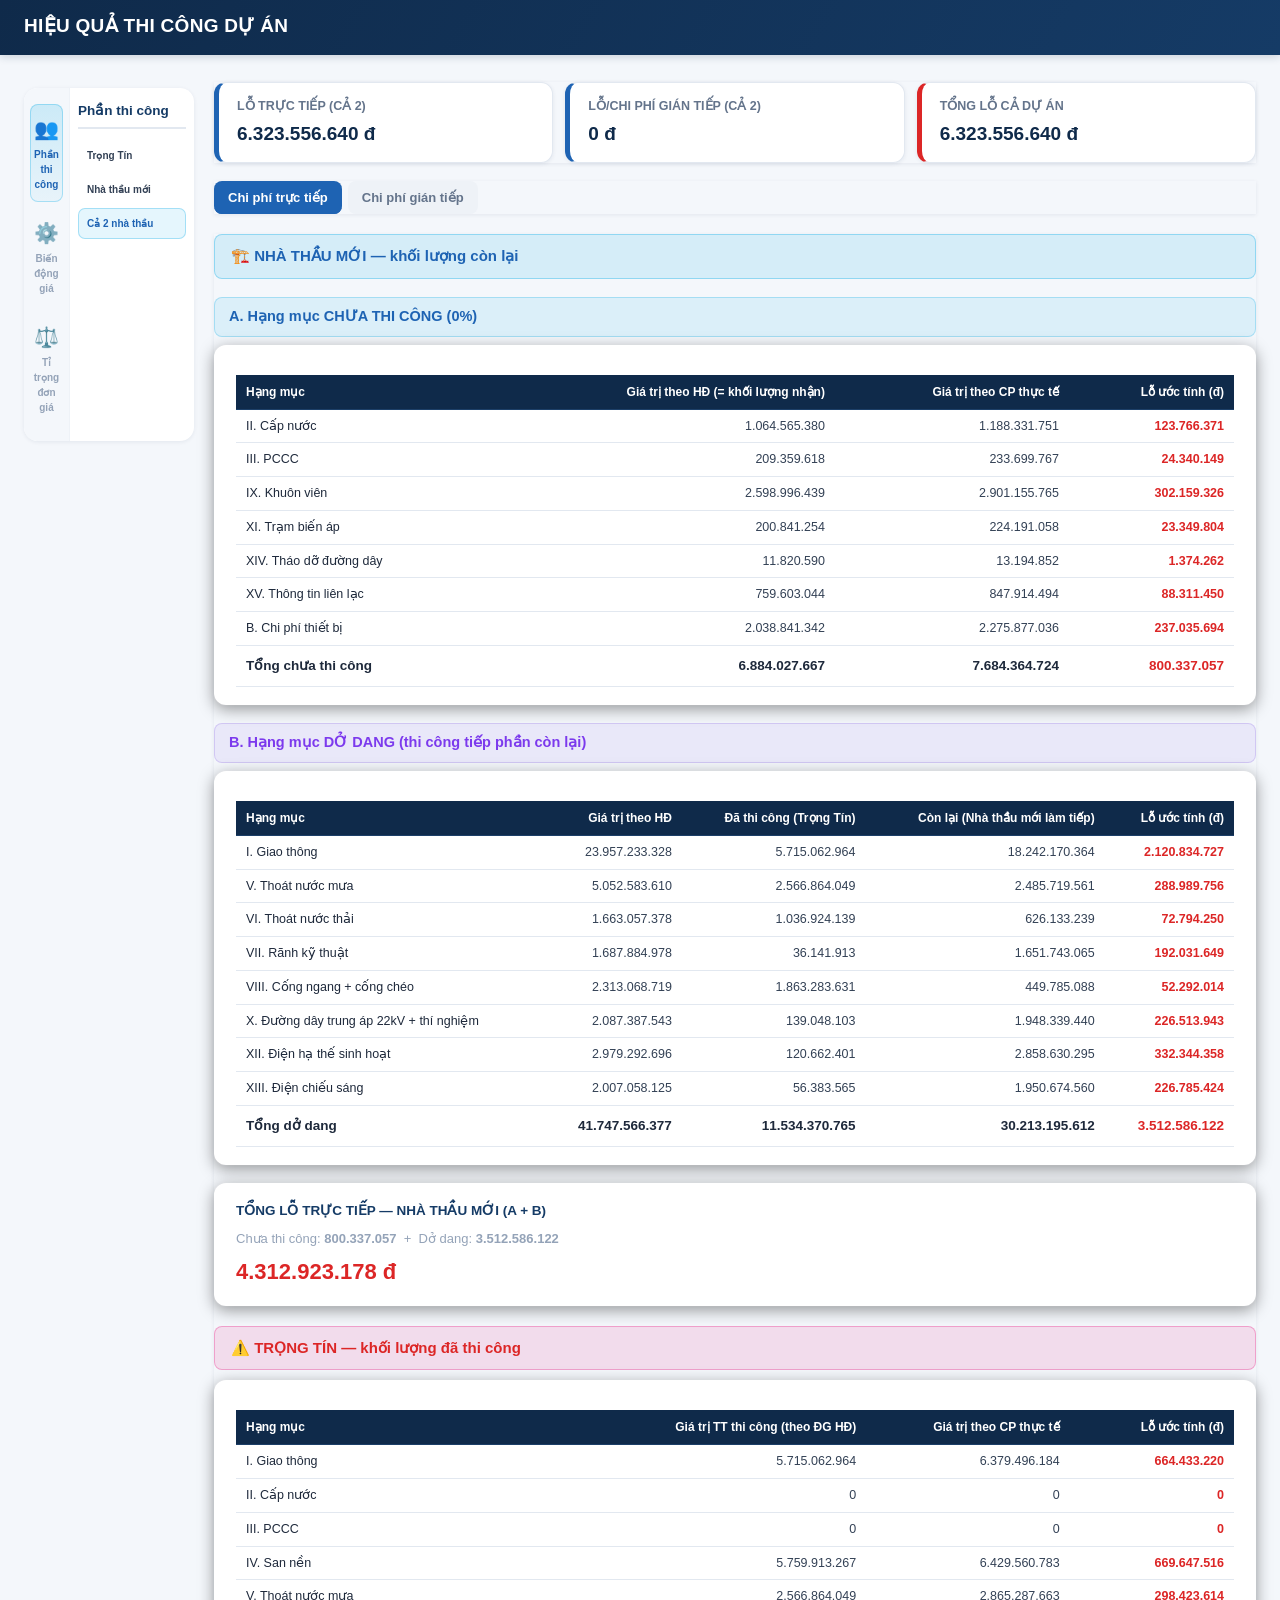
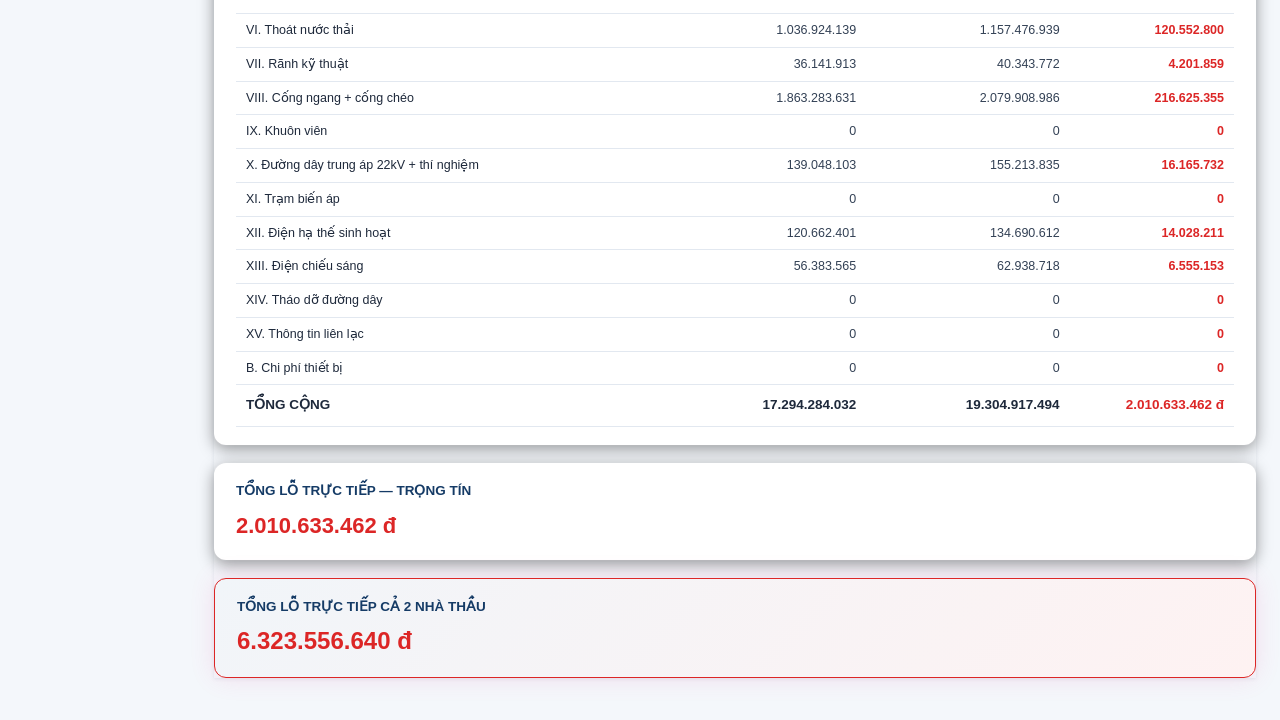
<file: pages/hieu-qua-thi-cong.html>
<!DOCTYPE html>
<html lang="vi" data-theme="light" data-tone="bh">
<head>
<meta charset="UTF-8">
<title>Ước tính khoản lỗ Nhà thầu mới</title>
<style>
  * { box-sizing: border-box; }
  body {
    font-family: 'Segoe UI', Arial, sans-serif;
    margin: 0; padding: 24px; color: #1e293b;
    background:
      radial-gradient(circle at 15% 10%, rgba(41,182,232,0.10) 0%, transparent 40%),
      radial-gradient(circle at 85% 90%, rgba(236,72,153,0.10) 0%, transparent 45%),
      #f4f7fb;
    background-attachment: fixed;
  }
  .page-header-inner { max-width: 1350px; margin: 0 auto; }
  .page { max-width: 1350px; margin: 64px auto 0 auto; display: flex; gap: 20px; align-items: flex-start; }
  .page-header {
    position: fixed; top: 0; left: 0; width: 100%; z-index: 50;
    padding: 18px 24px;
    box-sizing: border-box;
    text-align: left;
    background:
      radial-gradient(circle at 15% 10%, rgba(41,182,232,0.10) 0%, transparent 40%),
      radial-gradient(circle at 85% 90%, rgba(236,72,153,0.10) 0%, transparent 45%),
      #f4f7fb;
    background-attachment: fixed;
    background: #f4f7fb;
  }

  /* ===== SIDEBAR (base, overridden below by Phương án A) ===== */
  .sidebar h3 { font-size: 10px; color: #1e63b3; margin: 0 0 11px 0; padding-bottom: 6px; border-bottom: 2px solid #e2e8f0; letter-spacing: 0.5px; }
  .side-item { margin-bottom: 11px; }
  .side-item label { display: block; font-size: 10px; color: #64748b; margin-bottom: 3px; font-weight: 600; line-height: 1.4; }
  .side-item input, .side-item select {
    width: 100%; padding: 6px 7px; border: 1px solid #cbd5e1; border-radius: 5px; font-size: 10px; text-align: right;
    background: #ffffff; color: #1e293b;
  }
  .side-item select { text-align: left; font-size: 10px; }
  .side-item .hint { font-size: 10px; color: #94a3b8; margin-top: 3px; line-height: 1.4; }
  .side-divider { border-top: 1px dashed #e2e8f0; margin: 11px 0; }
  .side-note { font-size: 10px; margin-top: 3px; }
  .ratio-warn { color: #dc2626; font-weight: 600; }
  .ratio-ok { color: #1e63b3; font-weight: 600; }
  .ratio-highlight-side {
    background: #f1f5f9; border: 1px solid #c4b5fd; border-radius: 8px;
    padding: 8px 10px; font-size: 10px; color: #1e293b; margin-top: 10px; line-height: 1.6;
  }
  .ratio-highlight-side b { color: #7c3aed; }

  /* ===== MAIN ===== */
  .main { flex: 1; min-width: 0; }
  h1 {
    font-size: 30px;
    margin-bottom: 2px;
    margin-top: 0;
    font-weight: 800;
    letter-spacing: 2px;
    color: #1e63b3;
    text-shadow: 0 0 18px rgba(77,216,232,0.45);
    text-transform: uppercase;
  }
  .sub { color: #64748b; font-size: 13px; margin-bottom: 16px; }

  .summary { display: grid; grid-template-columns: 1fr 1fr 1fr; gap: 12px; margin-bottom: 18px; }
  .sum-card { background: #ffffff; border-radius: 12px; padding: 14px 18px; box-shadow: 0 0 0 1px rgba(41,182,232,0.25), 0 4px 16px rgba(0,0,0,0.4); border-left: 4px solid #1e63b3; }
  .sum-card.total { border-left-color: #dc2626; background: #fff7ed; box-shadow: 0 0 0 1px rgba(236,72,153,0.35), 0 4px 20px rgba(236,72,153,0.15); }
  .sum-card .label { font-size: 12px; color: #64748b; font-weight: 600; }
  .sum-card.total .label { color: #64748b; }
  .sum-card .value { font-size: 20px; font-weight: 700; color: #1e293b; margin-top: 4px; }
  .sum-card.total .value { color: #ffffff; }

  .tabs { display: flex; gap: 6px; margin-bottom: 14px; }
  .tab-btn { padding: 7px 12px; border: none; border-radius: 6px; background: #f1f5f9; color: #64748b; font-size: 10px; font-weight: 600; cursor: pointer; }
  .tab-btn.active { background: #ffffff; color: #1e63b3; box-shadow: 0 -1px 0 0 #1e63b3 inset; }
  .tab-content { display: none; }
  .tab-content.active { display: block; }

  .warn {
    background: linear-gradient(135deg, #fecaca 0%, #fef2f2 100%);
    border: 1px solid #dc2626; color: #1e293b; padding: 10px 14px; border-radius: 8px;
    font-size: 12.5px; margin-bottom: 16px; line-height: 1.55;
    box-shadow: 0 0 20px rgba(236,72,153,0.15);
  }
  .warn b { color: #dc2626; }

  .panel { background: #ffffff; border-radius: 12px; padding: 18px 22px; box-shadow: 0 0 0 1px rgba(255,255,255,0.05), 0 4px 16px rgba(0,0,0,0.4); margin-bottom: 18px; }
  .panel h3 { font-size: 14px; margin: 0 0 12px 0; color: #1e293b; }

  .input-grid { display: grid; grid-template-columns: repeat(3, 1fr); gap: 12px; }
  .input-grid.cols2 { grid-template-columns: repeat(2, 1fr); }
  .input-item label { display: block; font-size: 12px; color: #64748b; margin-bottom: 4px; font-weight: 600; }
  .input-item input, .input-item select { width: 100%; padding: 7px 9px; border: 1px solid #cbd5e1; border-radius: 6px; font-size: 13.5px; text-align: right; background: #ffffff; color: #1e293b; }
  .input-item select { text-align: left; }

  table { width: 100%; border-collapse: collapse; margin-top: 12px; }
  thead th { background: #ffffff; color: #1e63b3; font-size: 12px; padding: 8px 10px; text-align: right; border-bottom: 1px solid #e2e8f0; }
  thead th:first-child { text-align: left; }
  tbody td { padding: 7px 10px; font-size: 12.5px; text-align: right; border-bottom: 1px solid #eef2f7; color: #334155; }
  tbody td:first-child { text-align: left; color: #1e293b; }
  tbody tr:nth-child(even) { background: #ffffff; }
  .loss-cell { color: #dc2626; font-weight: 600; }
  tfoot td { padding: 10px; font-size: 13.5px; font-weight: 700; background: #ffffff; color: #1e293b; text-align: right; border-top: 1px solid #1e63b3; }
  tfoot td:first-child { text-align: left; }
  tfoot .total-loss { color: #dc2626; }

  .ratio-note { font-size: 11.5px; color: #94a3b8; margin-top: 6px; }
  .footnote { margin-top: 10px; font-size: 11.5px; color: #64748b; line-height: 1.6; background: #ffffff; padding: 10px 14px; border-radius: 8px; }

  .month-box { background: #f1f5f9; border-radius: 8px; padding: 12px 16px; font-size: 13px; color: #1e293b; margin-top: 10px; border-left: 4px solid #7c3aed; }
  .month-box b { font-size: 16px; color: #1e63b3; }

  .party-title { font-size: 14.5px; font-weight: 700; margin: 18px 0 8px 0; padding: 8px 14px; border-radius: 8px; }
  .party-title.chuatc { background: rgba(41,182,232,0.12); color: #1e63b3; border: 1px solid rgba(41,182,232,0.3); }
  .party-title.dangdo { background: rgba(155,127,232,0.12); color: #7c3aed; border: 1px solid rgba(155,127,232,0.3); }

  /* ===== PARTY SELECTOR ===== */
  .party-selector { margin-bottom: 16px; }
  .party-dropdown {
    font-size: 14px;
    font-weight: 700;
    padding: 10px 16px;
    border-radius: 10px;
    border: 1px solid #1e63b3;
    background: #ffffff;
    color: #1e63b3;
    cursor: pointer;
    min-width: 220px;
    box-shadow: 0 0 16px rgba(41,182,232,0.20);
  }
  .party-dropdown:hover { border-color: #dc2626; box-shadow: 0 0 16px rgba(236,72,153,0.25); }
  .party-dropdown option { background: #ffffff; color: #1e293b; font-weight: 600; }

  .party-header {
    font-size: 15px; font-weight: 800; padding: 10px 16px; border-radius: 8px;
    margin: 20px 0 10px 0;
  }
  .party-header.nt-header { background: rgba(41,182,232,0.15); color: #1e63b3; border: 1px solid rgba(41,182,232,0.4); }
  .party-header.tt-header { background: rgba(236,72,153,0.15); color: #dc2626; border: 1px solid rgba(236,72,153,0.4); }

  /* ===== SIDEBAR (Phương án A: icon rail dọc) ===== */
  .sidebar {
    width: 170px;
    flex-shrink: 0;
    position: sticky;
    top: 88px;
    display: flex;
    align-items: stretch;
    background: #ffffff;
    border-radius: 14px;
    overflow: hidden;
    box-shadow: 0 0 0 1px rgba(41,182,232,0.25), 0 8px 30px rgba(0,0,0,0.5);
  }
  .icon-rail {
    width: 46px;
    flex-shrink: 0;
    background: #f4f7fb;
    padding: 16px 0;
    display: flex;
    flex-direction: column;
    gap: 6px;
    border-right: 1px solid #eef2f7;
  }
  .rail-icon {
    display: flex; flex-direction: column; align-items: center; justify-content: center;
    gap: 3px; padding: 10px 3px; margin: 0 6px; border-radius: 8px;
    color: #94a3b8; cursor: pointer; font-size: 10px; font-weight: 600; text-align: center;
  }
  .rail-icon .ico { font-size: 20px; }
  .rail-icon:hover { background: #f1f5f9; color: #334155; }
  .rail-icon.active {
    background: linear-gradient(180deg, rgba(41,182,232,0.20), rgba(41,182,232,0.06));
    color: #1e63b3;
    box-shadow: inset 0 0 0 1px rgba(41,182,232,0.35);
  }
  .sidebar-detail { flex: 1; min-width: 0; padding: 13px 8px; }

  .sidebar-panel { display: none; }
  .sidebar-panel.active { display: block; }

  .party-tree-item {
    display: flex; align-items: center; gap: 6px; padding: 7px 8px; border-radius: 7px;
    font-size: 10px; font-weight: 600; color: #334155; cursor: pointer; margin-bottom: 3px;
    border: 1px solid transparent;
  }
  .party-tree-item:hover { background: #f1f5f9; }
  .party-tree-item.active { background: rgba(41,182,232,0.12); color: #1e63b3; border-color: rgba(41,182,232,0.35); }
  .party-tree-item.sub { margin-left: 13px; font-size: 10px; font-weight: 500; }
  .party-tree-item.tt.active { background: rgba(236,72,153,0.12); color: #dc2626; border-color: rgba(236,72,153,0.35); }

  .toc-item {
    display: block; padding: 9px 10px; border-radius: 8px; font-size: 12.5px; font-weight: 600;
    color: #334155; cursor: pointer; margin-bottom: 4px; border: 1px solid transparent;
  }
  .toc-item:hover { background: #f1f5f9; }
  .toc-item.active { background: rgba(155,127,232,0.12); color: #7c3aed; border-color: rgba(155,127,232,0.35); }
  .toc-sub { font-size: 11px; color: #94a3b8; padding: 3px 10px 8px 22px; }

  .sub-selected-tag {
    display: inline-block; padding: 7px 14px; border-radius: 20px; font-size: 12.5px; font-weight: 600;
    background: rgba(41,182,232,0.12); color: #1e63b3; border: 1px solid rgba(41,182,232,0.35);
    margin-bottom: 16px;
  }

  @media (max-width: 900px) {
    .page { flex-direction: column; }
    .sidebar { width: 100%; position: static; }
  }
</style>
<title>Hiệu quả thi công dự án — Navy Glow</title>
<style id="bh-theme">
/* ============ BH-THEME v1 — đồng nhất với Dashboard tổng ============ */
:root{--bh-navy:#0f2a4a;--bh-navy2:#153b66;--bh-blue:#1e63b3;--bh-sky:#e8f1fb;--bh-bg:#f4f7fb;
--bh-card:#fff;--bh-line:#e2e8f0;--bh-ink:#1e293b;--bh-gray:#64748b;--bh-orange:#f59e0b;
--bh-green:#16a34a;--bh-red:#dc2626;--bh-purple:#7c3aed;--bh-teal:#0d9488;}
html{color-scheme:light !important;}
html,body{font-family:"Segoe UI",Roboto,Arial,sans-serif !important;font-size:14px !important;
  line-height:1.5 !important;background:#f4f7fb !important;color:#1e293b !important;}
*{font-family:inherit !important;text-shadow:none !important;}
h1{font-size:20px !important;font-weight:800 !important;letter-spacing:.3px !important;}
h2{font-size:16px !important;font-weight:700 !important;color:#0f2a4a !important;}
h3{font-size:13.5px !important;font-weight:700 !important;color:#153b66 !important;letter-spacing:0 !important;}
a{color:#1e63b3 !important;}
p,li,label,span,div{letter-spacing:0 !important;}
button{font-size:13px !important;font-weight:600 !important;border-radius:8px !important;cursor:pointer;}
input,select,textarea{font-size:13px !important;border-radius:8px !important;background:#fff !important;
  color:#1e293b !important;border:1px solid #e2e8f0 !important;}
table{border-collapse:collapse !important;font-size:13px !important;font-variant-numeric:tabular-nums;}
th{background:#0f2a4a !important;color:#fff !important;font-weight:600 !important;
  border-color:#1c3f68 !important;}
td{border-bottom:1px solid #e2e8f0 !important;}
tbody tr:hover{background:#e8f1fb !important;}
[class*="card"],[class*="panel"],[class*="box"],[id*="wrap"]{border-radius:12px !important;}
::-webkit-scrollbar{width:10px;height:10px}
::-webkit-scrollbar-thumb{background:#c9d6e5;border-radius:6px}
::-webkit-scrollbar-track{background:#eef2f7}
.bh-hero{background:linear-gradient(120deg,#0f2a4a,#153b66) !important;color:#fff !important;
  border-radius:12px !important;padding:14px 20px !important;margin-bottom:18px !important;
  box-shadow:0 2px 8px rgba(15,42,74,.18) !important;border:none !important;}
.bh-hero h1,.bh-hero h2,.bh-hero p,.bh-hero span,.bh-hero div{color:#fff !important;}

.page-header{background:linear-gradient(120deg,#0f2a4a,#153b66) !important;padding:12px 24px !important;
  box-shadow:0 2px 8px rgba(15,42,74,.18) !important;}
.page-header h1{color:#fff !important;font-size:19px !important;}
.page{margin-top:58px !important;max-width:1400px !important;}
.sidebar,.sum-card,.main>div{box-shadow:0 1px 4px rgba(15,42,74,.08) !important;}
.sum-card{background:#fff !important;border:1px solid #e2e8f0 !important;border-left:5px solid #1e63b3 !important;}
.sum-card.total{border-left-color:#dc2626 !important;background:#fff !important;}
.sum-card .value{font-size:19px !important;color:#0f2a4a !important;font-weight:800 !important;}
.sum-card .label{font-size:12.5px !important;color:#64748b !important;}
.tab-btn{font-size:13px !important;background:#eef2f7 !important;color:#64748b !important;padding:9px 14px !important;}
.tab-btn.active{background:#1e63b3 !important;color:#fff !important;}
.sub{color:#64748b !important;font-size:12px !important;font-style:italic !important;}
</style>
</head>
<body>
<div class="page-header">
  <div class="page-header-inner">
    <h1>HIỆU QUẢ THI CÔNG DỰ ÁN</h1>
  </div>
</div>
<div class="page">

  <!-- ============ SIDEBAR: GIẢ ĐỊNH ĐẦU VÀO ============ -->
  <div class="sidebar">
    <div class="icon-rail">
      <div class="rail-icon active" data-panel="doituong" onclick="showSidePanel('doituong')" title="Phần thi công">
        <span class="ico">👥</span><span class="rail-label">Phần thi công</span>
      </div>
      <div class="rail-icon" data-panel="giadinh" onclick="showSidePanel('giadinh')" title="Biến động giá">
        <span class="ico">⚙️</span><span class="rail-label">Biến động giá</span>
      </div>
      <div class="rail-icon" data-panel="tytrong" onclick="showSidePanel('tytrong')" title="Tỉ trọng đơn giá">
        <span class="ico">⚖️</span><span class="rail-label">Tỉ trọng đơn giá</span>
      </div>
    </div>

    <div class="sidebar-detail">
    <!-- PANEL 1: GIẢ ĐỊNH ĐẦU VÀO -->
    <!-- PANEL 2: NGUOI QUAN LY -->
    <div class="sidebar-panel active" id="panel-doituong">
      <h3>Phần thi công</h3>
      <div class="party-tree-item tt" id="tree-tt" onclick="setParty('tt')">Trọng Tín</div>
      <div class="party-tree-item" id="tree-nt" onclick="setParty('nt')">Nhà thầu mới</div>
      <div class="party-tree-item active" id="tree-both" onclick="setParty('both')">Cả 2 nhà thầu</div>
    </div>
    <!-- END PANEL 2 -->

    <!-- PANEL 1: GIẢ ĐỊNH ĐẦU VÀO -->
    <div class="sidebar-panel" id="panel-giadinh">
    <h3>⚙️ Biến động giá</h3>

    <input type="hidden" id="kClass" value="145205.136">

    <div class="side-item">
      <label>Vật liệu tăng (%)</label>
      <input type="number" id="x1" value="9.04" step="0.1" oninput="calcAll()">
    </div>
    <div class="side-item">
      <label>Nhân công tăng (%)</label>
      <input type="number" id="x2" value="10" oninput="calcAll()">
    </div>
    <div class="side-item">
      <label>Ca máy tăng (%)</label>
      <input type="number" id="x3" value="25" oninput="calcAll()">
    </div>

    <div class="ratio-highlight-side" style="display:none;">
      X1 auto = Tổng tiền thực mua đất (10.281.678.840 đ) ÷ (Tổng KL đất 64.935 m³ × ĐG HĐ theo mốc chọn) − 1 = <b id="ratioAuto">9,04%</b>
      <br><br>
      Chênh lệch % áp dụng = Tỷ trọng VL×X1 + NC×X2 + M×X3 = <b id="weightedPctShow">11,63%</b>
    </div>
    </div>
    <!-- END PANEL 1 -->

    <!-- PANEL 1B: TỈ TRỌNG GIÁ -->
    <div class="sidebar-panel" id="panel-tytrong">
    <h3>⚖️ Tỉ trọng đơn giá</h3>

    <div class="side-item">
      <label>Vật liệu (%)</label>
      <input type="number" id="rvl" value="65" oninput="onRatioInput('rvl')">
    </div>
    <div class="side-item">
      <label>Nhân công (%)</label>
      <input type="number" id="rnc" value="20" oninput="onRatioInput('rnc')">
    </div>
    <div class="side-item">
      <label>Ca máy (%)</label>
      <input type="number" id="rmay" value="15" oninput="onRatioInput('rmay')">
    </div>
    <div class="side-note" id="ratioNote"></div>
    </div>
    <!-- END PANEL 1B -->
    </div>
    <!-- END sidebar-detail -->
  </div>

  <!-- ============ MAIN CONTENT ============ -->
  <div class="main">

    <div class="summary">
      <div class="sum-card">
        <div class="label" id="labelDirect">LỖ CHI PHÍ TRỰC TIẾP</div>
        <div class="value" id="sumDirect">0 đ</div>
      </div>
      <div class="sum-card">
        <div class="label" id="labelIndirect">LỖ/CHI PHÍ GIÁN TIẾP</div>
        <div class="value" id="sumIndirect">0 đ</div>
      </div>
      <div class="sum-card total">
        <div class="label" id="labelTotal">TỔNG LỖ ƯỚC TÍNH</div>
        <div class="value" id="sumTotal">0 đ</div>
      </div>
    </div>

    <div class="tabs">
      <button class="tab-btn active" onclick="showTab(1)">Chi phí trực tiếp</button>
      <button class="tab-btn" onclick="showTab(2)">Chi phí gián tiếp</button>
    </div>

    <!-- ============ TAB 1 ============ -->
    <div class="tab-content active" id="tab1">

      <div class="party-block nt" id="ntBlock1">
        <div class="party-header nt-header">🏗️ NHÀ THẦU MỚI — khối lượng còn lại</div>

        <div class="party-title chuatc">A. Hạng mục CHƯA THI CÔNG (0%)</div>
        <div class="panel">
          <table>
            <thead>
              <tr><th>Hạng mục</th><th>Giá trị theo HĐ (= khối lượng nhận)</th><th>Giá trị theo CP thực tế</th><th>Lỗ ước tính (đ)</th></tr>
            </thead>
            <tbody id="tbodyChuaTC"></tbody>
            <tfoot>
              <tr><td>Tổng chưa thi công</td><td id="totalChuaTC_HD"></td><td id="totalChuaTC_New"></td><td class="total-loss" id="totalChuaTC_Loss"></td></tr>
            </tfoot>
          </table>
        </div>

        <div class="party-title dangdo">B. Hạng mục DỞ DANG (thi công tiếp phần còn lại)</div>
        <div class="panel">
          <table>
            <thead>
              <tr><th>Hạng mục</th><th>Giá trị theo HĐ</th><th>Đã thi công (Trọng Tín)</th><th>Còn lại (Nhà thầu mới làm tiếp)</th><th>Lỗ ước tính (đ)</th></tr>
            </thead>
            <tbody id="tbodyDangDo"></tbody>
            <tfoot>
              <tr><td>Tổng dở dang</td><td id="totalDangDo_HD"></td><td id="totalDangDo_Done"></td><td id="totalDangDo_Remain"></td><td class="total-loss" id="totalDangDo_Loss"></td></tr>
            </tfoot>
          </table>
        </div>

        <div class="panel" style="background:#ffffff;">
          <h3 style="margin-bottom:8px;">TỔNG LỖ TRỰC TIẾP — NHÀ THẦU MỚI (A + B)</h3>
          <div class="ratio-note" style="font-size:13px; margin-bottom:6px;">Chưa thi công: <b id="subA">0</b> &nbsp;+&nbsp; Dở dang: <b id="subB">0</b></div>
          <div style="font-size:22px; font-weight:800; color:#dc2626;" id="directGrandTotal">0 đ</div>
        </div>
      </div>

      <div class="party-block tt" id="ttBlock1">
        <div class="party-header tt-header">⚠️ TRỌNG TÍN — khối lượng đã thi công</div>

        <div class="panel">
          <table>
            <thead>
              <tr><th>Hạng mục</th><th>Giá trị TT thi công (theo ĐG HĐ)</th><th>Giá trị theo CP thực tế</th><th>Lỗ ước tính (đ)</th></tr>
            </thead>
            <tbody id="tbodyTT"></tbody>
            <tfoot>
              <tr><td>TỔNG CỘNG</td><td id="totalTT_HD"></td><td id="totalTT_New"></td><td class="total-loss" id="totalTT_Loss"></td></tr>
            </tfoot>
          </table>
        </div>

        <div class="panel" style="background:#ffffff;">
          <h3 style="margin-bottom:8px;">TỔNG LỖ TRỰC TIẾP — TRỌNG TÍN</h3>
          <div style="font-size:22px; font-weight:800; color:#dc2626;" id="ttDirectGrandTotal">0 đ</div>
        </div>
      </div>

      <div class="panel" id="grandBoth1" style="background:linear-gradient(135deg,#f1f5f9,#fef2f2); border:1px solid #dc2626; box-shadow:0 0 24px rgba(236,72,153,0.15);">
        <h3 style="color:white; margin-bottom:6px;">TỔNG LỖ TRỰC TIẾP CẢ 2 NHÀ THẦU</h3>
        <div style="font-size:24px; font-weight:800; color:#dc2626;" id="bothDirectGrandTotal">0 đ</div>
      </div>
    </div>

    <!-- ============ TAB 2 ============ -->
    <div class="tab-content" id="tab2">

      <div class="party-block nt" id="ntBlock2">
        <div class="party-header nt-header">🏗️ NHÀ THẦU MỚI — chi phí BCH mới (25/8/2026 → 31/12/2026)</div>

        <div class="panel">
          <h3>Mốc thời gian</h3>
          <div class="input-grid cols2">
            <div class="input-item"><label>Ngày Nhà thầu mới huy động BCH</label><input type="date" id="ngayBD" value="2026-08-25" oninput="calcAll()"></div>
            <div class="input-item"><label>Ngày hoàn thành theo HĐ mới</label><input type="date" id="ngayHT" value="2026-12-31" oninput="calcAll()"></div>
          </div>
          <div class="month-box" id="monthBox"></div>
        </div>

        <div class="panel">
          <h3>Chi phí duy trì BCH công trường / tháng</h3>
          <div class="input-grid">
            <div class="input-item"><label>Lương cán bộ kỹ thuật (đ/tháng)</label><input type="text" inputmode="numeric" id="cpLuong" value="0" onfocus="this.select()" oninput="formatMoneyInput(this)"></div>
            <div class="input-item"><label>Thuê nhà cho cán bộ (đ/tháng)</label><input type="text" inputmode="numeric" id="cpNha" value="0" onfocus="this.select()" oninput="formatMoneyInput(this)"></div>
            <div class="input-item"><label>Điện, nước (đ/tháng)</label><input type="text" inputmode="numeric" id="cpDienNuoc" value="0" onfocus="this.select()" oninput="formatMoneyInput(this)"></div>
          </div>
          <div class="input-grid" style="margin-top:10px;">
            <div class="input-item"><label>Bảo vệ (đ/tháng)</label><input type="text" inputmode="numeric" id="cpBaoVe" value="0" onfocus="this.select()" oninput="formatMoneyInput(this)"></div>
            <div class="input-item"><label>Cấp dưỡng (đ/tháng)</label><input type="text" inputmode="numeric" id="cpCapDuong" value="0" onfocus="this.select()" oninput="formatMoneyInput(this)"></div>
            <div class="input-item"><label>Chi phí khác (đ/tháng)</label><input type="text" inputmode="numeric" id="cpKhac" value="0" onfocus="this.select()" oninput="formatMoneyInput(this)"></div>
          </div>
          <div class="ratio-note">Tổng chi phí BCH/tháng: <b id="cpThangTotal">0 đ</b></div>
        </div>

        <div class="panel" style="background:#ffffff;">
          <h3 style="margin-bottom:4px;">TỔNG CHI PHÍ GIÁN TIẾP — NHÀ THẦU MỚI</h3>
          <div style="font-size:22px; font-weight:800; color:#dc2626;" id="indirectGrandTotal">0 đ</div>
          <div class="ratio-note" id="indirectNote" style="margin-top:8px;"></div>
        </div>

        <div class="footnote">
          Khác với trường hợp Trọng Tín (chi phí gián tiếp "vượt" so với kế hoạch ban đầu), đây là toàn bộ chi phí BCH cho <b>trọn thời gian thi công mới</b> — chỉ là "lỗ" nếu khoản này chưa được tính vào đơn giá/giá trị HĐ mới khi đàm phán với CĐT.
        </div>
      </div>

      <div class="party-block tt" id="ttBlock2">
        <div class="party-header tt-header">⚠️ TRỌNG TÍN — chi phí gián tiếp vượt tiến độ</div>

        <div class="panel">
          <h3>Mốc thời gian</h3>
          <div class="input-grid">
            <div class="input-item"><label>Ngày thành lập BCH</label><input type="date" id="tt_ngayBCH" value="2025-06-01" oninput="calcAll()"></div>
            <div class="input-item"><label>Ngày khởi công</label><input type="date" id="tt_ngayKC" value="2025-08-15" oninput="calcAll()"></div>
            <div class="input-item"><label>Ngày tính toán (hiện tại)</label><input type="date" id="tt_ngayTT" value="2026-08-25" oninput="calcAll()"></div>
          </div>
          <div class="input-grid cols2" style="margin-top:10px;">
            <div class="input-item"><label>Thời gian thi công theo HĐ gốc (tháng)</label><input type="number" id="tt_soThangHD" value="" placeholder="Chưa nhập" oninput="calcAll()"></div>
            <div class="input-item"><label>Tính mốc bắt đầu từ</label>
              <select id="tt_mocBatDau" onchange="calcAll()">
                <option value="bch">Ngày thành lập BCH</option>
                <option value="kc" selected>Ngày khởi công</option>
              </select>
            </div>
          </div>
          <div class="month-box" id="tt_monthBox"></div>
        </div>

        <div class="panel">
          <h3>Chi phí duy trì BCH công trường / tháng</h3>
          <div class="input-grid">
            <div class="input-item"><label>Lương cán bộ kỹ thuật (đ/tháng)</label><input type="text" inputmode="numeric" id="tt_cpLuong" value="0" onfocus="this.select()" oninput="formatMoneyInput(this)"></div>
            <div class="input-item"><label>Thuê nhà cho cán bộ (đ/tháng)</label><input type="text" inputmode="numeric" id="tt_cpNha" value="0" onfocus="this.select()" oninput="formatMoneyInput(this)"></div>
            <div class="input-item"><label>Điện, nước (đ/tháng)</label><input type="text" inputmode="numeric" id="tt_cpDienNuoc" value="0" onfocus="this.select()" oninput="formatMoneyInput(this)"></div>
          </div>
          <div class="input-grid" style="margin-top:10px;">
            <div class="input-item"><label>Bảo vệ (đ/tháng)</label><input type="text" inputmode="numeric" id="tt_cpBaoVe" value="0" onfocus="this.select()" oninput="formatMoneyInput(this)"></div>
            <div class="input-item"><label>Cấp dưỡng (đ/tháng)</label><input type="text" inputmode="numeric" id="tt_cpCapDuong" value="0" onfocus="this.select()" oninput="formatMoneyInput(this)"></div>
            <div class="input-item"><label>Chi phí khác (đ/tháng)</label><input type="text" inputmode="numeric" id="tt_cpKhac" value="0" onfocus="this.select()" oninput="formatMoneyInput(this)"></div>
          </div>
          <div class="ratio-note">Tổng chi phí BCH/tháng: <b id="tt_cpThangTotal">0 đ</b></div>
        </div>

        <div class="panel" style="background:#ffffff;">
          <h3 style="margin-bottom:4px;">TỔNG LỖ GIÁN TIẾP — TRỌNG TÍN</h3>
          <div style="font-size:22px; font-weight:800; color:#dc2626;" id="tt_indirectGrandTotal">0 đ</div>
          <div class="ratio-note" id="tt_indirectNote" style="margin-top:8px;"></div>
        </div>

        <div class="footnote">
          Lỗ gián tiếp Trọng Tín chỉ có cơ sở nếu thời gian kéo dài <b>không do lỗi Trọng Tín</b> (CĐT chậm bàn giao mặt bằng/thiết kế/thanh toán...). Nếu do năng lực quản lý/tổ chức thi công của Trọng Tín, khoản này Trọng Tín phải tự chịu.
        </div>
      </div>

      <div class="panel" id="grandBoth2" style="background:linear-gradient(135deg,#f1f5f9,#fef2f2); border:1px solid #dc2626; box-shadow:0 0 24px rgba(236,72,153,0.15);">
        <h3 style="color:white; margin-bottom:6px;">TỔNG CHI PHÍ/LỖ GIÁN TIẾP CẢ 2 NHÀ THẦU</h3>
        <div style="font-size:24px; font-weight:800; color:#dc2626;" id="bothIndirectGrandTotal">0 đ</div>
      </div>
    </div>

  </div>
</div>

<script>
function fmt(n) { return Math.round(n).toLocaleString('vi-VN'); }

const CP_PAIR = {
  cpLuong: 'tt_cpLuong', tt_cpLuong: 'cpLuong',
  cpNha: 'tt_cpNha', tt_cpNha: 'cpNha',
  cpDienNuoc: 'tt_cpDienNuoc', tt_cpDienNuoc: 'cpDienNuoc',
  cpBaoVe: 'tt_cpBaoVe', tt_cpBaoVe: 'cpBaoVe',
  cpCapDuong: 'tt_cpCapDuong', tt_cpCapDuong: 'cpCapDuong',
  cpKhac: 'tt_cpKhac', tt_cpKhac: 'cpKhac',
};

function formatMoneyInput(el) {
  let digits = el.value.replace(/\D/g, '');
  const pairId = CP_PAIR[el.id];
  if (digits === '') {
    el.value = '';
    if (pairId) document.getElementById(pairId).value = '';
    calcAll();
    return;
  }
  digits = digits.replace(/^0+(?=\d)/, '');
  el.value = Number(digits).toLocaleString('vi-VN');
  if (pairId) document.getElementById(pairId).value = el.value;
  calcAll();
}

let ratioOrder = ['rvl', 'rnc', 'rmay'];

function onRatioInput(id) {
  ratioOrder = ratioOrder.filter(x => x !== id);
  ratioOrder.push(id);
  const autoField = ratioOrder[0];
  const others = ratioOrder.slice(1);
  const sumOthers = others.reduce((s, fid) => s + (parseFloat(document.getElementById(fid).value) || 0), 0);
  let autoVal = Math.round((100 - sumOthers) * 100) / 100;
  document.getElementById(autoField).value = autoVal;
  calcAll();
}

function rawNum(id) {
  const v = document.getElementById(id).value.replace(/\D/g, '');
  return v === '' ? 0 : parseFloat(v);
}

const DAT_TONG_KL = 64934.9;
const DAT_TONG_TIEN_TT = 10281678840;

const groups = [
  ["I. Giao thông", 23957233328, 5715062964],
  ["II. Cấp nước", 1064565380, 0],
  ["III. PCCC", 209359618, 0],
  ["IV. San nền", 5373010516, 5759913267],
  ["V. Thoát nước mưa", 5052583610, 2566864049],
  ["VI. Thoát nước thải", 1663057378, 1036924139],
  ["VII. Rãnh kỹ thuật", 1687884978, 36141913],
  ["VIII. Cống ngang + cống chéo", 2313068719, 1863283631],
  ["IX. Khuôn viên", 2598996439, 0],
  ["X. Đường dây trung áp 22kV + thí nghiệm", 2087387543, 139048103],
  ["XI. Trạm biến áp", 200841254, 0],
  ["XII. Điện hạ thế sinh hoạt", 2979292696, 120662401],
  ["XIII. Điện chiếu sáng", 2007058125, 56383565],
  ["XIV. Tháo dỡ đường dây", 11820590, 0],
  ["XV. Thông tin liên lạc", 759603044, 0],
  ["B. Chi phí thiết bị", 2038841342, 0],
];

function showTab(n) {
  document.getElementById('tab1').classList.toggle('active', n===1);
  document.getElementById('tab2').classList.toggle('active', n===2);
  document.querySelectorAll('.tab-btn').forEach((b,i)=>b.classList.toggle('active', i===n-1));
}

function onKClassChange() {
  const dgHD = parseFloat(document.getElementById('kClass').value);
  const tongTienHD = DAT_TONG_KL * dgHD;
  const tyLe = (DAT_TONG_TIEN_TT/tongTienHD - 1) * 100;
  document.getElementById('x1').value = tyLe.toFixed(2);
  calcAll();
}

function calcDirect() {
  const dgHD = parseFloat(document.getElementById('kClass').value);
  const tongTienHD = DAT_TONG_KL * dgHD;
  const tyLeAuto = (DAT_TONG_TIEN_TT/tongTienHD - 1) * 100;
  document.getElementById('ratioAuto').textContent = tyLeAuto.toFixed(2).replace('.',',') + '%';

  const x1 = parseFloat(document.getElementById('x1').value)/100 || 0;
  const x2 = parseFloat(document.getElementById('x2').value)/100 || 0;
  const x3 = parseFloat(document.getElementById('x3').value)/100 || 0;
  const rvl = parseFloat(document.getElementById('rvl').value) || 0;
  const rnc = parseFloat(document.getElementById('rnc').value) || 0;
  const rmay = parseFloat(document.getElementById('rmay').value) || 0;
  const ratioSum = rvl+rnc+rmay;

  const note = document.getElementById('ratioNote');
  if (Math.abs(ratioSum-100) > 0.01) {
    note.innerHTML = `<span class="ratio-warn">⚠ Tổng = ${ratioSum}% (phải = 100%)</span>`;
  } else {
    note.innerHTML = `<span class="ratio-ok">✓ Tổng tỷ trọng = 100%</span>`;
  }
  const weightedPct = (rvl/100)*x1 + (rnc/100)*x2 + (rmay/100)*x3;
  const pctStr = (weightedPct*100).toFixed(2)+'%';
  document.getElementById('weightedPctShow').textContent = pctStr.replace('.',',');

  let rowsA = "", hdA=0, newA=0, lossA=0;
  groups.filter(([n,hd,done]) => done === 0).forEach(([name, hd, done]) => {
    const remain = hd;
    const newVal = remain*(1+weightedPct);
    const loss = newVal-remain;
    hdA += remain; newA += newVal; lossA += loss;
    rowsA += `<tr><td>${name}</td><td>${fmt(remain)}</td><td>${fmt(newVal)}</td><td class="loss-cell">${fmt(loss)}</td></tr>`;
  });
  document.getElementById('tbodyChuaTC').innerHTML = rowsA;
  document.getElementById('totalChuaTC_HD').textContent = fmt(hdA);
  document.getElementById('totalChuaTC_New').textContent = fmt(newA);
  document.getElementById('totalChuaTC_Loss').textContent = fmt(lossA);

  let rowsB = "", hdB=0, doneB=0, remainB=0, lossB=0;
  groups.filter(([n,hd,done]) => done > 0 && (hd-done) > 0).forEach(([name, hd, done]) => {
    const remain = hd-done;
    const loss = remain*weightedPct;
    hdB+=hd; doneB+=done; remainB+=remain; lossB+=loss;
    rowsB += `<tr><td>${name}</td><td>${fmt(hd)}</td><td>${fmt(done)}</td><td>${fmt(remain)}</td><td class="loss-cell">${fmt(loss)}</td></tr>`;
  });
  document.getElementById('tbodyDangDo').innerHTML = rowsB;
  document.getElementById('totalDangDo_HD').textContent = fmt(hdB);
  document.getElementById('totalDangDo_Done').textContent = fmt(doneB);
  document.getElementById('totalDangDo_Remain').textContent = fmt(remainB);
  document.getElementById('totalDangDo_Loss').textContent = fmt(lossB);

  const lossTotal = lossA + lossB;
  document.getElementById('subA').textContent = fmt(lossA);
  document.getElementById('subB').textContent = fmt(lossB);
  document.getElementById('directGrandTotal').textContent = fmt(lossTotal) + ' đ';

  // ===== TRỌNG TÍN — khối lượng đã thi công (dùng chung weightedPct) =====
  let rowsTT = "", hdTT=0, newTT=0, lossTT=0;
  groups.forEach(([name, hd, done]) => {
    const base = done;
    const newVal = base*(1+weightedPct);
    const loss = newVal-base;
    hdTT += base; newTT += newVal; lossTT += loss;
    rowsTT += `<tr><td>${name}</td><td>${fmt(base)}</td><td>${fmt(newVal)}</td><td class="loss-cell">${base>0?fmt(loss):'0'}</td></tr>`;
  });
  document.getElementById('tbodyTT').innerHTML = rowsTT;
  document.getElementById('totalTT_HD').textContent = fmt(hdTT);
  document.getElementById('totalTT_New').textContent = fmt(newTT);
  document.getElementById('totalTT_Loss').textContent = fmt(lossTT)+' đ';
  document.getElementById('ttDirectGrandTotal').textContent = fmt(lossTT) + ' đ';

  document.getElementById('bothDirectGrandTotal').textContent = fmt(lossTotal + lossTT) + ' đ';

  return { nt: lossTotal, tt: lossTT };
}

function monthsBetween(d1, d2) {
  let months = (d2.getFullYear()-d1.getFullYear())*12 + (d2.getMonth()-d1.getMonth());
  months += (d2.getDate()-d1.getDate())/30;
  return months;
}

function calcIndirectNT() {
  const ngayBD = new Date(document.getElementById('ngayBD').value);
  const ngayHT = new Date(document.getElementById('ngayHT').value);
  const soThang = Math.max(0, monthsBetween(ngayBD, ngayHT));

  document.getElementById('monthBox').innerHTML = `Thời gian thi công dự kiến: <b>${soThang.toFixed(1)} tháng</b>`;

  const cp = ['cpLuong','cpNha','cpDienNuoc','cpBaoVe','cpCapDuong','cpKhac']
    .map(id => rawNum(id))
    .reduce((a,b)=>a+b, 0);
  document.getElementById('cpThangTotal').textContent = fmt(cp) + " đ";

  const total = soThang * cp;
  document.getElementById('indirectGrandTotal').textContent = fmt(total) + " đ";
  document.getElementById('indirectNote').innerHTML = `${soThang.toFixed(1)} tháng × ${fmt(cp)} đ/tháng = <b>${fmt(total)} đ</b>`;
  return total;
}

function calcIndirectTT() {
  const ngayBCH = new Date(document.getElementById('tt_ngayBCH').value);
  const ngayKC = new Date(document.getElementById('tt_ngayKC').value);
  const ngayTT = new Date(document.getElementById('tt_ngayTT').value);
  const mocBD = document.getElementById('tt_mocBatDau').value;
  const startDate = mocBD==='bch' ? ngayBCH : ngayKC;
  const soThangThucTe = monthsBetween(startDate, ngayTT);

  document.getElementById('tt_monthBox').innerHTML = `Số tháng BCH đã hoạt động thực tế: <b>${soThangThucTe.toFixed(1)} tháng</b>`;

  const cp = ['tt_cpLuong','tt_cpNha','tt_cpDienNuoc','tt_cpBaoVe','tt_cpCapDuong','tt_cpKhac']
    .map(id => rawNum(id))
    .reduce((a,b)=>a+b, 0);
  document.getElementById('tt_cpThangTotal').textContent = fmt(cp) + ' đ';

  const soThangHDraw = document.getElementById('tt_soThangHD').value;
  const soThangHD = parseFloat(soThangHDraw);
  const hasHD = soThangHDraw !== "" && !isNaN(soThangHD);
  const note = document.getElementById('tt_indirectNote');
  let loss = 0;
  if (!hasHD) {
    note.innerHTML = `<span class="ratio-warn">⚠ Chưa nhập thời gian thi công theo HĐ gốc.</span>`;
  } else {
    const vuot = soThangThucTe - soThangHD;
    if (vuot > 0) {
      loss = vuot * cp;
      note.innerHTML = `Vượt: <b>${vuot.toFixed(1)} tháng</b> × ${fmt(cp)} đ = <b>${fmt(loss)} đ</b>`;
    } else {
      note.innerHTML = `Chưa vượt tiến độ theo HĐ — lỗ gián tiếp = 0.`;
    }
  }
  document.getElementById('tt_indirectGrandTotal').textContent = fmt(loss) + ' đ';
  return loss;
}

let currentParty = 'both';

function setParty(p) {
  currentParty = p;
  document.querySelectorAll('.party-tree-item').forEach(el => el.classList.remove('active'));
  document.getElementById('tree-' + p).classList.add('active');
  document.querySelectorAll('.party-block.nt').forEach(el => el.style.display = (p==='both'||p==='nt') ? '' : 'none');
  document.querySelectorAll('.party-block.tt').forEach(el => el.style.display = (p==='both'||p==='tt') ? '' : 'none');
  document.getElementById('grandBoth1').style.display = (p==='both') ? '' : 'none';
  document.getElementById('grandBoth2').style.display = (p==='both') ? '' : 'none';
  updateSummary();
}

function showSidePanel(name) {
  document.querySelectorAll('.rail-icon').forEach(el => el.classList.toggle('active', el.dataset.panel === name));
  document.querySelectorAll('.sidebar-panel').forEach(el => el.classList.remove('active'));
  document.getElementById('panel-' + name).classList.add('active');
}

function jumpTo(tabNum) {
  showTab(tabNum);
  document.querySelector('.tabs').scrollIntoView({behavior:'smooth', block:'start'});
}

let lastNumbers = { ntD:0, ttD:0, ntI:0, ttI:0 };

function updateSummary() {
  const labels = {
    both: ['LỖ TRỰC TIẾP (CẢ 2)', 'LỖ/CHI PHÍ GIÁN TIẾP (CẢ 2)', 'TỔNG LỖ CẢ DỰ ÁN'],
    nt: ['LỖ TRỰC TIẾP — NHÀ THẦU MỚI', 'CHI PHÍ GIÁN TIẾP — NHÀ THẦU MỚI', 'TỔNG — NHÀ THẦU MỚI'],
    tt: ['LỖ TRỰC TIẾP — TRỌNG TÍN', 'LỖ GIÁN TIẾP — TRỌNG TÍN', 'TỔNG — TRỌNG TÍN'],
  };
  const [l1,l2,l3] = labels[currentParty];
  document.getElementById('labelDirect').textContent = l1;
  document.getElementById('labelIndirect').textContent = l2;
  document.getElementById('labelTotal').textContent = l3;

  let d=0, i=0;
  if (currentParty==='both') { d = lastNumbers.ntD+lastNumbers.ttD; i = lastNumbers.ntI+lastNumbers.ttI; }
  else if (currentParty==='nt') { d = lastNumbers.ntD; i = lastNumbers.ntI; }
  else { d = lastNumbers.ttD; i = lastNumbers.ttI; }

  document.getElementById('sumDirect').textContent = fmt(d) + " đ";
  document.getElementById('sumIndirect').textContent = fmt(i) + " đ";
  document.getElementById('sumTotal').textContent = fmt(d+i) + " đ";

  document.getElementById('sumDirect').style.color = d > 0 ? '#dc2626' : '';
  document.getElementById('sumIndirect').style.color = i > 0 ? '#dc2626' : '';
  const totalEl = document.getElementById('sumTotal');
  totalEl.style.color = (d+i) > 0 ? '#dc2626' : '';
}

function calcAll() {
  const dRes = calcDirect();
  const ntI = calcIndirectNT();
  const ttI = calcIndirectTT();

  lastNumbers = { ntD: dRes.nt, ttD: dRes.tt, ntI: ntI, ttI: ttI };

  document.getElementById('bothIndirectGrandTotal').textContent = fmt(ntI+ttI) + ' đ';

  updateSummary();
}

calcAll();
setParty('both');
</script>
</body>
</html>
</file>
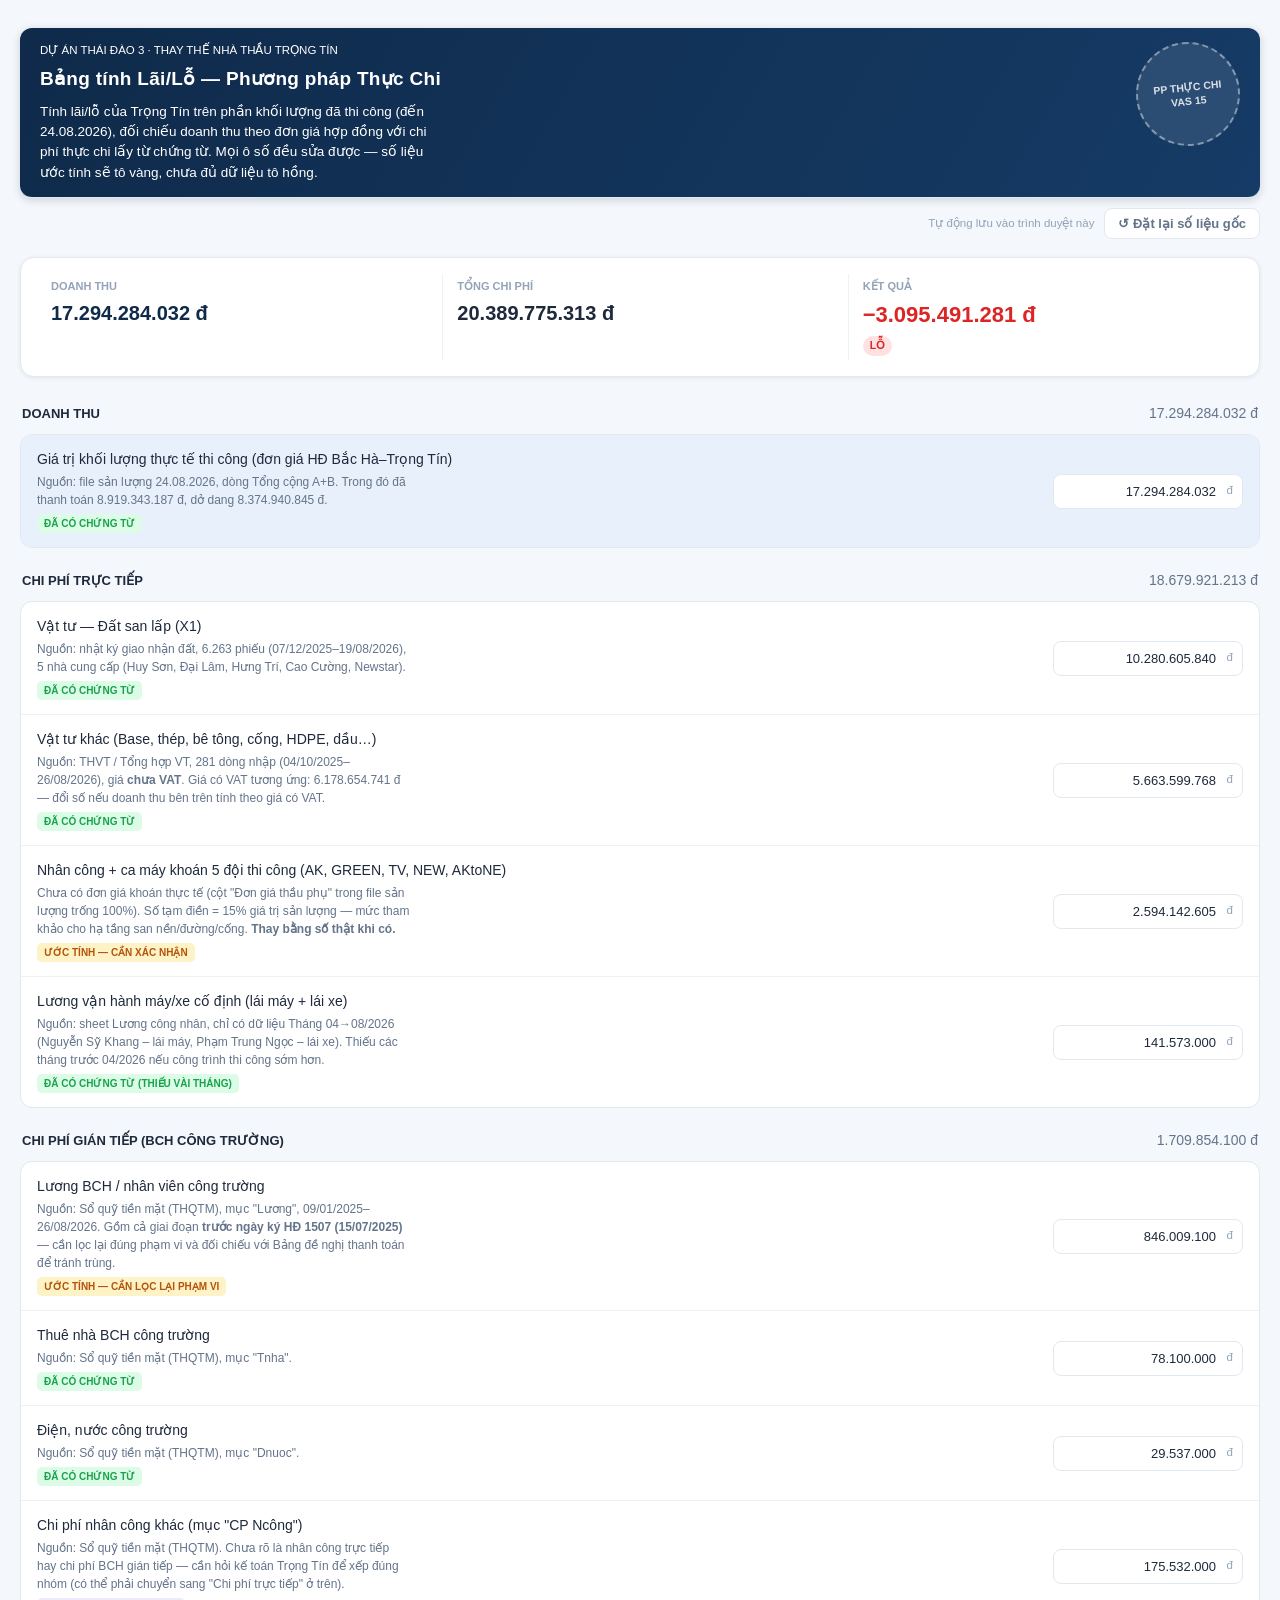
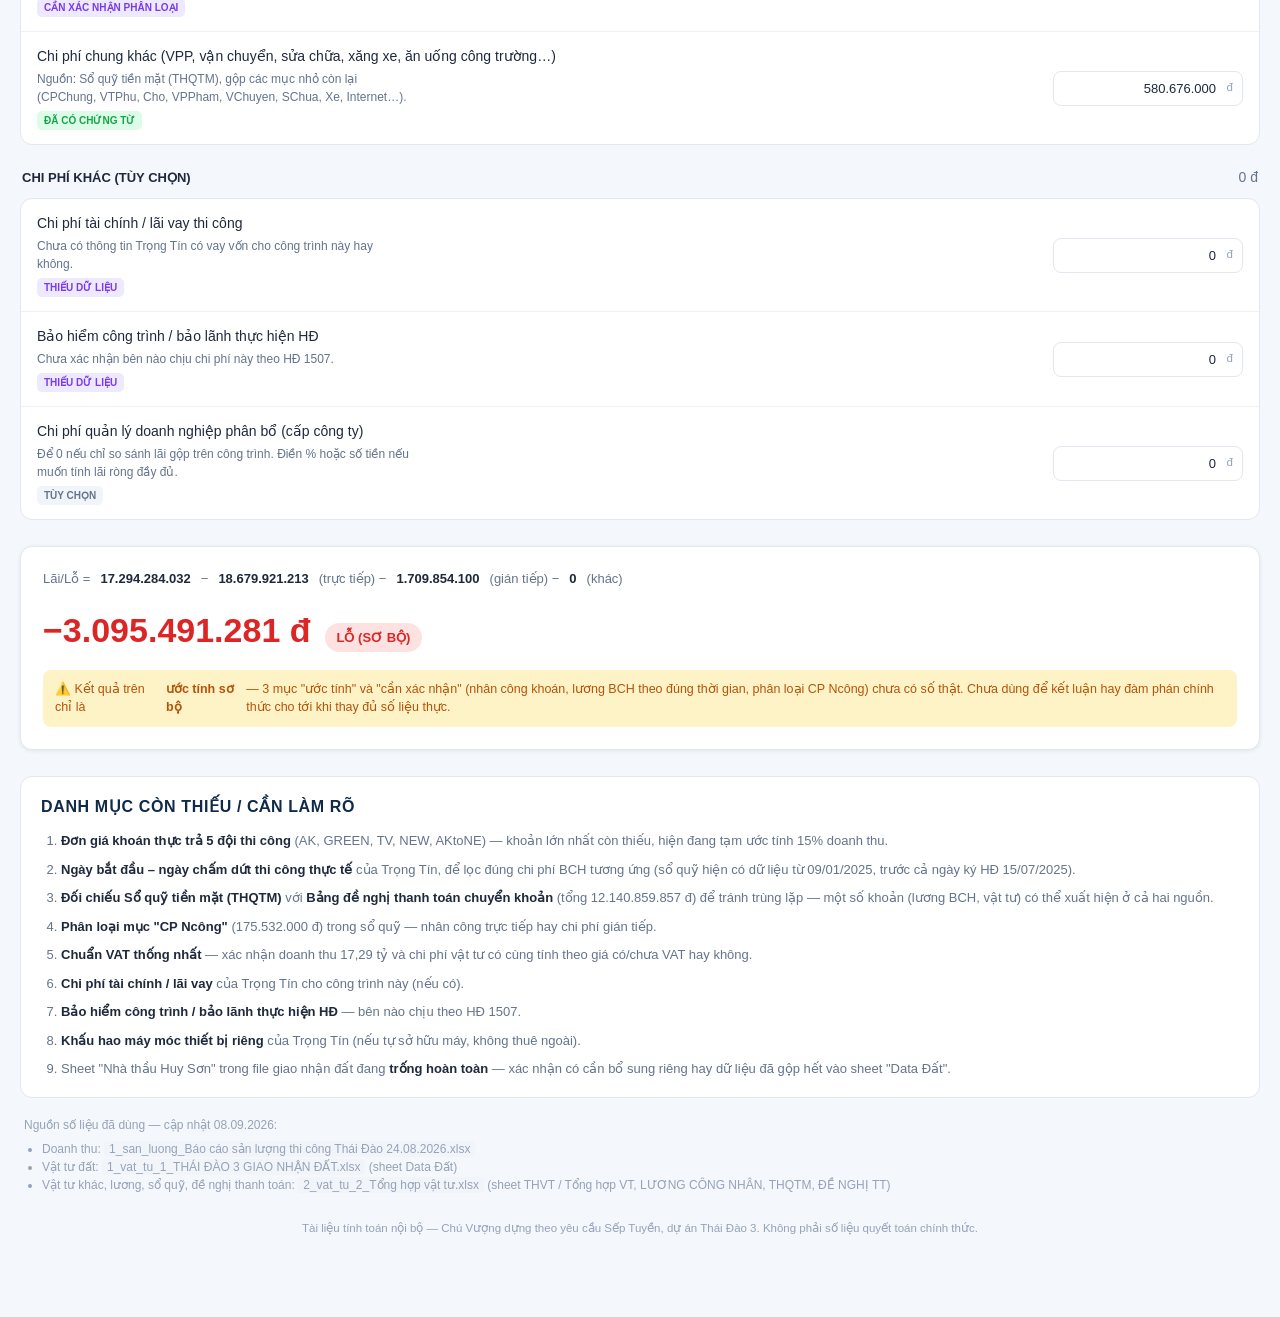
<file: pages/lai-lo-thuc-chi.html>
<!DOCTYPE html>
<html lang="vi" data-theme="light" data-tone="bh">
<head>
<meta charset="UTF-8">
<meta name="viewport" content="width=device-width, initial-scale=1.0">
<title>Bảng Tính PP Thực Chi</title>
<link rel="stylesheet" href="https://fonts.googleapis.com/css2?family=IBM+Plex+Sans:wght@400;500;600;700&family=IBM+Plex+Mono:wght@400;500;600&display=swap">
<style>
  html{color-scheme: light dark;}
  body{margin:0;}
  :root{
    --bg:#F5F2EA;
    --surface:#FFFFFF;
    --surface-2:#EEE8DA;
    --border:#DCD3BE;
    --border-soft:#E9E2D2;
    --ink:#20303A;
    --ink-soft:#5C6B72;
    --ink-faint:#8B968E;
    --accent:#2B5C8A;
    --accent-soft:#E3EDF6;
    --accent-ink:#1B4467;
    --stamp:#8A6D3B;
    --good:#1F7A4D;
    --good-soft:#E2F2E9;
    --bad:#B4362E;
    --bad-soft:#FBEAE7;
    --warn:#9C6B08;
    --warn-soft:#FBF0D8;
    --missing:#8E3B6B;
    --missing-soft:#F7E7EF;
    --shadow: 0 1px 2px rgba(32,48,58,.06), 0 8px 24px -12px rgba(32,48,58,.18);
  }
  @media (prefers-color-scheme: dark){
    :root:not([data-theme="light"]){
      --bg:#181D21;
      --surface:#20262B;
      --surface-2:#262D33;
      --border:#38424A;
      --border-soft:#2C343A;
      --ink:#E8ECEE;
      --ink-soft:#AAB4BA;
      --ink-faint:#78838A;
      --accent:#6FA8D8;
      --accent-soft:#20313F;
      --accent-ink:#BFDCF3;
      --stamp:#CBA562;
      --good:#4CC98C;
      --good-soft:#173428;
      --bad:#E2766D;
      --bad-soft:#3B211F;
      --warn:#D9AC4C;
      --warn-soft:#3A2E14;
      --missing:#D888B4;
      --missing-soft:#3A2432;
      --shadow: 0 1px 2px rgba(0,0,0,.3), 0 8px 24px -12px rgba(0,0,0,.5);
    }
  }
  :root[data-theme="dark"]{
    --bg:#181D21;
    --surface:#20262B;
    --surface-2:#262D33;
    --border:#38424A;
    --border-soft:#2C343A;
    --ink:#E8ECEE;
    --ink-soft:#AAB4BA;
    --ink-faint:#78838A;
    --accent:#6FA8D8;
    --accent-soft:#20313F;
    --accent-ink:#BFDCF3;
    --stamp:#CBA562;
    --good:#4CC98C;
    --good-soft:#173428;
    --bad:#E2766D;
    --bad-soft:#3B211F;
    --warn:#D9AC4C;
    --warn-soft:#3A2E14;
    --missing:#D888B4;
    --missing-soft:#3A2432;
    --shadow: 0 1px 2px rgba(0,0,0,.3), 0 8px 24px -12px rgba(0,0,0,.5);
  }

  *{box-sizing:border-box;}
  body{
    background:var(--bg);
    color:var(--ink);
    font-family:"IBM Plex Sans", ui-sans-serif, system-ui, sans-serif;
    line-height:1.5;
    -webkit-font-smoothing:antialiased;
  }
  .wrap{max-width:900px; margin:0 auto; padding:28px 20px 80px;}

  /* ---------- Header ---------- */
  header{
    display:flex; align-items:flex-start; justify-content:space-between; gap:20px;
    padding-bottom:20px; margin-bottom:18px; border-bottom:1px solid var(--border);
  }
  .htitle{max-width:560px;}
  .eyebrow{
    font-family:"IBM Plex Mono", monospace; font-size:11.5px; letter-spacing:.09em;
    text-transform:uppercase; color:var(--accent-ink); font-weight:500;
  }
  h1{font-size:26px; margin:6px 0 8px; text-wrap:balance; letter-spacing:-.01em;}
  .hsub{color:var(--ink-soft); font-size:13.5px; max-width:52ch;}
  .stamp{
    flex:none; width:104px; height:104px; border-radius:50%;
    border:2px dashed var(--stamp); color:var(--stamp);
    display:flex; align-items:center; justify-content:center; text-align:center;
    font-family:"IBM Plex Mono", monospace; font-size:10.5px; font-weight:600;
    letter-spacing:.03em; line-height:1.35; transform:rotate(-6deg); padding:8px;
    opacity:.85;
  }

  /* ---------- Summary bar ---------- */
  .summary{
    position:sticky; top:12px; z-index:5;
    display:grid; grid-template-columns:repeat(3,1fr); gap:10px;
    background:var(--surface); border:1px solid var(--border); border-radius:14px;
    padding:16px; box-shadow:var(--shadow); margin-bottom:26px;
  }
  .stat{padding:4px 14px; border-left:1px solid var(--border-soft);}
  .stat:first-child{border-left:none;}
  .stat-label{font-size:11px; text-transform:uppercase; letter-spacing:.07em; color:var(--ink-faint); font-weight:600;}
  .stat-value{
    font-family:"IBM Plex Mono", monospace; font-variant-numeric:tabular-nums;
    font-size:20px; font-weight:600; margin-top:4px; white-space:nowrap;
  }
  .stat-value.accent{color:var(--accent-ink);}
  .stat.result .stat-value{font-size:22px;}
  .stat.result.good .stat-value{color:var(--good);}
  .stat.result.bad .stat-value{color:var(--bad);}
  .stat-tag{
    display:inline-block; margin-top:5px; font-size:10.5px; font-weight:600;
    padding:2px 7px; border-radius:99px; letter-spacing:.03em;
  }
  .stat.result.good .stat-tag{background:var(--good-soft); color:var(--good);}
  .stat.result.bad .stat-tag{background:var(--bad-soft); color:var(--bad);}
  @media (max-width:640px){
    .summary{grid-template-columns:1fr; position:static;}
    .stat{border-left:none; border-top:1px solid var(--border-soft); padding-top:10px;}
    .stat:first-child{border-top:none; padding-top:4px;}
  }

  /* ---------- Section ---------- */
  section.group{margin-bottom:22px;}
  .group-head{
    display:flex; align-items:baseline; justify-content:space-between; gap:12px;
    padding:0 2px 10px;
  }
  .group-title{font-size:13px; font-weight:700; letter-spacing:.04em; text-transform:uppercase; color:var(--ink);}
  .group-total{
    font-family:"IBM Plex Mono", monospace; font-variant-numeric:tabular-nums;
    font-size:14px; color:var(--ink-soft); font-weight:500;
  }
  .card{
    background:var(--surface); border:1px solid var(--border); border-radius:12px;
    overflow:hidden;
  }
  .row{
    display:grid; grid-template-columns:1fr 190px; gap:16px; align-items:center;
    padding:14px 16px; border-bottom:1px solid var(--border-soft);
  }
  .row:last-child{border-bottom:none;}
  .row.revenue{background:var(--accent-soft);}
  .row-label{font-size:14px; font-weight:500;}
  .row-note{font-size:12px; color:var(--ink-soft); margin-top:3px; max-width:56ch;}
  .badge{
    display:inline-block; font-size:10px; font-weight:700; letter-spacing:.03em;
    text-transform:uppercase; padding:2px 7px; border-radius:5px; margin-top:5px;
  }
  .badge.real{background:var(--good-soft); color:var(--good);}
  .badge.estimate{background:var(--warn-soft); color:var(--warn);}
  .badge.missing{background:var(--missing-soft); color:var(--missing);}
  .badge.optional{background:var(--surface-2); color:var(--ink-soft);}
  .input-wrap{position:relative; text-align:right;}
  input.amt{
    width:100%; text-align:right; font-family:"IBM Plex Mono", monospace;
    font-variant-numeric:tabular-nums; font-size:14.5px; font-weight:500;
    color:var(--ink); background:var(--surface-2); border:1px solid var(--border);
    border-radius:8px; padding:9px 26px 9px 10px;
  }
  input.amt:focus{outline:2px solid var(--accent); outline-offset:1px; border-color:var(--accent);}
  .unit{
    position:absolute; right:10px; top:50%; transform:translateY(-50%);
    font-size:11.5px; color:var(--ink-faint); pointer-events:none;
  }

  /* ---------- Result panel ---------- */
  .result-panel{
    background:var(--surface); border:1px solid var(--border); border-radius:14px;
    padding:22px; margin:26px 0; box-shadow:var(--shadow);
  }
  .formula{
    font-family:"IBM Plex Mono", monospace; font-size:13px; color:var(--ink-soft);
    display:flex; flex-wrap:wrap; gap:8px 10px; align-items:center; margin-bottom:16px;
  }
  .formula b{color:var(--ink); font-weight:600;}
  .result-big{
    display:flex; align-items:baseline; gap:14px; flex-wrap:wrap;
  }
  .result-big .num{
    font-family:"IBM Plex Mono", monospace; font-variant-numeric:tabular-nums;
    font-size:34px; font-weight:700;
  }
  .result-big.good .num{color:var(--good);}
  .result-big.bad .num{color:var(--bad);}
  .result-big .label{
    font-size:13px; font-weight:700; text-transform:uppercase; letter-spacing:.05em;
    padding:5px 12px; border-radius:99px;
  }
  .result-big.good .label{background:var(--good-soft); color:var(--good);}
  .result-big.bad .label{background:var(--bad-soft); color:var(--bad);}
  .disclaimer{
    margin-top:14px; font-size:12.5px; color:var(--warn); background:var(--warn-soft);
    border-radius:8px; padding:10px 12px; display:flex; gap:8px;
  }

  /* ---------- toolbar ---------- */
  .toolbar{display:flex; justify-content:flex-end; gap:10px; margin:-8px 0 18px;}
  button.reset{
    font-family:"IBM Plex Sans", sans-serif; font-size:12.5px; font-weight:600;
    color:var(--ink-soft); background:var(--surface); border:1px solid var(--border);
    border-radius:8px; padding:7px 13px; cursor:pointer;
  }
  button.reset:hover{color:var(--ink); border-color:var(--ink-faint);}
  button.reset:focus-visible{outline:2px solid var(--accent); outline-offset:2px;}
  .savenote{font-size:11.5px; color:var(--ink-faint); align-self:center;}

  /* ---------- gaps / sources ---------- */
  .gaps{background:var(--surface); border:1px solid var(--border); border-radius:12px; padding:18px 20px;}
  .gaps h2, .sources h2{font-size:13px; text-transform:uppercase; letter-spacing:.04em; margin:0 0 12px;}
  .gaps ol{margin:0; padding-left:20px; display:grid; gap:9px;}
  .gaps li{font-size:13px; color:var(--ink-soft);}
  .gaps li b{color:var(--ink); font-weight:600;}
  .sources{margin-top:18px; font-size:12px; color:var(--ink-faint); padding:0 4px;}
  .sources ul{margin:6px 0 0; padding-left:18px;}
  footer{margin-top:26px; font-size:11.5px; color:var(--ink-faint); text-align:center;}

  code{font-family:"IBM Plex Mono", monospace; background:var(--surface-2); padding:1px 5px; border-radius:4px; font-size:12px;}
</style>
<style id="bh-theme">
/* ============ BH-THEME v1 — đồng nhất với Dashboard tổng ============ */
:root{--bh-navy:#0f2a4a;--bh-navy2:#153b66;--bh-blue:#1e63b3;--bh-sky:#e8f1fb;--bh-bg:#f4f7fb;
--bh-card:#fff;--bh-line:#e2e8f0;--bh-ink:#1e293b;--bh-gray:#64748b;--bh-orange:#f59e0b;
--bh-green:#16a34a;--bh-red:#dc2626;--bh-purple:#7c3aed;--bh-teal:#0d9488;}
html{color-scheme:light !important;}
html,body{font-family:"Segoe UI",Roboto,Arial,sans-serif !important;font-size:14px !important;
  line-height:1.5 !important;background:#f4f7fb !important;color:#1e293b !important;}
*{font-family:inherit !important;text-shadow:none !important;}
h1{font-size:20px !important;font-weight:800 !important;letter-spacing:.3px !important;}
h2{font-size:16px !important;font-weight:700 !important;color:#0f2a4a !important;}
h3{font-size:13.5px !important;font-weight:700 !important;color:#153b66 !important;letter-spacing:0 !important;}
a{color:#1e63b3 !important;}
p,li,label,span,div{letter-spacing:0 !important;}
button{font-size:13px !important;font-weight:600 !important;border-radius:8px !important;cursor:pointer;}
input,select,textarea{font-size:13px !important;border-radius:8px !important;background:#fff !important;
  color:#1e293b !important;border:1px solid #e2e8f0 !important;}
table{border-collapse:collapse !important;font-size:13px !important;font-variant-numeric:tabular-nums;}
th{background:#0f2a4a !important;color:#fff !important;font-weight:600 !important;
  border-color:#1c3f68 !important;}
td{border-bottom:1px solid #e2e8f0 !important;}
tbody tr:hover{background:#e8f1fb !important;}
[class*="card"],[class*="panel"],[class*="box"],[id*="wrap"]{border-radius:12px !important;}
::-webkit-scrollbar{width:10px;height:10px}
::-webkit-scrollbar-thumb{background:#c9d6e5;border-radius:6px}
::-webkit-scrollbar-track{background:#eef2f7}
.bh-hero{background:linear-gradient(120deg,#0f2a4a,#153b66) !important;color:#fff !important;
  border-radius:12px !important;padding:14px 20px !important;margin-bottom:18px !important;
  box-shadow:0 2px 8px rgba(15,42,74,.18) !important;border:none !important;}
.bh-hero h1,.bh-hero h2,.bh-hero p,.bh-hero span,.bh-hero div{color:#fff !important;}

:root,:root[data-theme],:root[data-theme="dark"]{
 --bg:#f4f7fb !important;--surface:#ffffff !important;--surface-2:#f1f5f9 !important;
 --border:#e2e8f0 !important;--border-soft:#eef2f7 !important;
 --ink:#1e293b !important;--ink-soft:#64748b !important;--ink-faint:#94a3b8 !important;
 --accent:#1e63b3 !important;--accent-soft:#e8f1fb !important;--accent-ink:#0f2a4a !important;
 --stamp:#f59e0b !important;--good:#16a34a !important;--good-soft:#dcfce7 !important;
 --bad:#dc2626 !important;--bad-soft:#fee2e2 !important;--warn:#b45309 !important;--warn-soft:#fef3c7 !important;
 --missing:#7c3aed !important;--missing-soft:#ede9fe !important;
 --shadow:0 1px 4px rgba(15,42,74,.08) !important;}
.wrap{max-width:1400px !important;}
header{background:linear-gradient(120deg,#0f2a4a,#153b66) !important;border-radius:12px !important;
  padding:14px 20px !important;margin-bottom:18px !important;box-shadow:0 2px 8px rgba(15,42,74,.18) !important;}
header *,header h1,.eyebrow,.hsub,.stamp{color:#fff !important;}
header h1{font-size:19px !important;}
.stamp{border-color:rgba(255,255,255,.5) !important;background:rgba(255,255,255,.12) !important;}
</style>
</head>
<body>

<div class="wrap">

  <header>
    <div class="htitle">
      <div class="eyebrow">Dự án Thái Đào 3 · Thay thế nhà thầu Trọng Tín</div>
      <h1>Bảng tính Lãi/Lỗ — Phương pháp Thực Chi</h1>
      <div class="hsub">Tính lãi/lỗ của Trọng Tín trên phần khối lượng đã thi công (đến 24.08.2026), đối chiếu doanh thu theo đơn giá hợp đồng với chi phí thực chi lấy từ chứng từ. Mọi ô số đều sửa được — số liệu ước tính sẽ tô vàng, chưa đủ dữ liệu tô hồng.</div>
    </div>
    <div class="stamp">PP&nbsp;THỰC&nbsp;CHI<br>VAS&nbsp;15</div>
  </header>

  <div class="toolbar">
    <span class="savenote" id="saveNote">Tự động lưu vào trình duyệt này</span>
    <button class="reset" id="resetBtn" type="button">↺ Đặt lại số liệu gốc</button>
  </div>

  <div class="summary">
    <div class="stat">
      <div class="stat-label">Doanh thu</div>
      <div class="stat-value accent" id="sumRevenue">—</div>
    </div>
    <div class="stat">
      <div class="stat-label">Tổng chi phí</div>
      <div class="stat-value" id="sumCost">—</div>
    </div>
    <div class="stat result" id="sumResultStat">
      <div class="stat-label">Kết quả</div>
      <div class="stat-value" id="sumResult">—</div>
      <span class="stat-tag" id="sumTag">—</span>
    </div>
  </div>

  <!-- DOANH THU -->
  <section class="group">
    <div class="group-head">
      <div class="group-title">Doanh thu</div>
      <div class="group-total" id="totalRevenue">—</div>
    </div>
    <div class="card">
      <div class="row revenue">
        <div>
          <div class="row-label">Giá trị khối lượng thực tế thi công (đơn giá HĐ Bắc Hà–Trọng Tín)</div>
          <div class="row-note">Nguồn: file sản lượng 24.08.2026, dòng Tổng cộng A+B. Trong đó đã thanh toán 8.919.343.187 đ, dở dang 8.374.940.845 đ.</div>
          <span class="badge real">Đã có chứng từ</span>
        </div>
        <div class="input-wrap">
          <input class="amt" data-role="revenue" data-default="17294284032" value="17.294.284.032" inputmode="numeric">
          <span class="unit">đ</span>
        </div>
      </div>
    </div>
  </section>

  <!-- CHI PHI TRUC TIEP -->
  <section class="group">
    <div class="group-head">
      <div class="group-title">Chi phí trực tiếp</div>
      <div class="group-total" data-group-total="truc-tiep">—</div>
    </div>
    <div class="card">
      <div class="row">
        <div>
          <div class="row-label">Vật tư — Đất san lấp (X1)</div>
          <div class="row-note">Nguồn: nhật ký giao nhận đất, 6.263 phiếu (07/12/2025–19/08/2026), 5 nhà cung cấp (Huy Sơn, Đại Lâm, Hưng Trí, Cao Cường, Newstar).</div>
          <span class="badge real">Đã có chứng từ</span>
        </div>
        <div class="input-wrap">
          <input class="amt cost" data-group="truc-tiep" data-default="10280605840" value="10.280.605.840" inputmode="numeric">
          <span class="unit">đ</span>
        </div>
      </div>
      <div class="row">
        <div>
          <div class="row-label">Vật tư khác (Base, thép, bê tông, cống, HDPE, dầu…)</div>
          <div class="row-note">Nguồn: THVT / Tổng hợp VT, 281 dòng nhập (04/10/2025–26/08/2026), giá <b>chưa VAT</b>. Giá có VAT tương ứng: 6.178.654.741 đ — đổi số nếu doanh thu bên trên tính theo giá có VAT.</div>
          <span class="badge real">Đã có chứng từ</span>
        </div>
        <div class="input-wrap">
          <input class="amt cost" data-group="truc-tiep" data-default="5663599768" value="5.663.599.768" inputmode="numeric">
          <span class="unit">đ</span>
        </div>
      </div>
      <div class="row">
        <div>
          <div class="row-label">Nhân công + ca máy khoán 5 đội thi công (AK, GREEN, TV, NEW, AKtoNE)</div>
          <div class="row-note">Chưa có đơn giá khoán thực tế (cột "Đơn giá thầu phụ" trong file sản lượng trống 100%). Số tạm điền = 15% giá trị sản lượng — mức tham khảo cho hạ tầng san nền/đường/cống. <b>Thay bằng số thật khi có.</b></div>
          <span class="badge estimate">Ước tính — cần xác nhận</span>
        </div>
        <div class="input-wrap">
          <input class="amt cost" data-group="truc-tiep" data-default="2594142605" value="2.594.142.605" inputmode="numeric">
          <span class="unit">đ</span>
        </div>
      </div>
      <div class="row">
        <div>
          <div class="row-label">Lương vận hành máy/xe cố định (lái máy + lái xe)</div>
          <div class="row-note">Nguồn: sheet Lương công nhân, chỉ có dữ liệu Tháng 04→08/2026 (Nguyễn Sỹ Khang – lái máy, Phạm Trung Ngọc – lái xe). Thiếu các tháng trước 04/2026 nếu công trình thi công sớm hơn.</div>
          <span class="badge real">Đã có chứng từ (thiếu vài tháng)</span>
        </div>
        <div class="input-wrap">
          <input class="amt cost" data-group="truc-tiep" data-default="141573000" value="141.573.000" inputmode="numeric">
          <span class="unit">đ</span>
        </div>
      </div>
    </div>
  </section>

  <!-- CHI PHI GIAN TIEP -->
  <section class="group">
    <div class="group-head">
      <div class="group-title">Chi phí gián tiếp (BCH công trường)</div>
      <div class="group-total" data-group-total="gian-tiep">—</div>
    </div>
    <div class="card">
      <div class="row">
        <div>
          <div class="row-label">Lương BCH / nhân viên công trường</div>
          <div class="row-note">Nguồn: Sổ quỹ tiền mặt (THQTM), mục "Lương", 09/01/2025–26/08/2026. Gồm cả giai đoạn <b>trước ngày ký HĐ 1507 (15/07/2025)</b> — cần lọc lại đúng phạm vi và đối chiếu với Bảng đề nghị thanh toán để tránh trùng.</div>
          <span class="badge estimate">Ước tính — cần lọc lại phạm vi</span>
        </div>
        <div class="input-wrap">
          <input class="amt cost" data-group="gian-tiep" data-default="846009100" value="846.009.100" inputmode="numeric">
          <span class="unit">đ</span>
        </div>
      </div>
      <div class="row">
        <div>
          <div class="row-label">Thuê nhà BCH công trường</div>
          <div class="row-note">Nguồn: Sổ quỹ tiền mặt (THQTM), mục "Tnha".</div>
          <span class="badge real">Đã có chứng từ</span>
        </div>
        <div class="input-wrap">
          <input class="amt cost" data-group="gian-tiep" data-default="78100000" value="78.100.000" inputmode="numeric">
          <span class="unit">đ</span>
        </div>
      </div>
      <div class="row">
        <div>
          <div class="row-label">Điện, nước công trường</div>
          <div class="row-note">Nguồn: Sổ quỹ tiền mặt (THQTM), mục "Dnuoc".</div>
          <span class="badge real">Đã có chứng từ</span>
        </div>
        <div class="input-wrap">
          <input class="amt cost" data-group="gian-tiep" data-default="29537000" value="29.537.000" inputmode="numeric">
          <span class="unit">đ</span>
        </div>
      </div>
      <div class="row">
        <div>
          <div class="row-label">Chi phí nhân công khác (mục "CP Ncông")</div>
          <div class="row-note">Nguồn: Sổ quỹ tiền mặt (THQTM). Chưa rõ là nhân công trực tiếp hay chi phí BCH gián tiếp — cần hỏi kế toán Trọng Tín để xếp đúng nhóm (có thể phải chuyển sang "Chi phí trực tiếp" ở trên).</div>
          <span class="badge missing">Cần xác nhận phân loại</span>
        </div>
        <div class="input-wrap">
          <input class="amt cost" data-group="gian-tiep" data-default="175532000" value="175.532.000" inputmode="numeric">
          <span class="unit">đ</span>
        </div>
      </div>
      <div class="row">
        <div>
          <div class="row-label">Chi phí chung khác (VPP, vận chuyển, sửa chữa, xăng xe, ăn uống công trường…)</div>
          <div class="row-note">Nguồn: Sổ quỹ tiền mặt (THQTM), gộp các mục nhỏ còn lại (CPChung, VTPhu, Cho, VPPham, VChuyen, SChua, Xe, Internet…).</div>
          <span class="badge real">Đã có chứng từ</span>
        </div>
        <div class="input-wrap">
          <input class="amt cost" data-group="gian-tiep" data-default="580676000" value="580.676.000" inputmode="numeric">
          <span class="unit">đ</span>
        </div>
      </div>
    </div>
  </section>

  <!-- CHI PHI KHAC -->
  <section class="group">
    <div class="group-head">
      <div class="group-title">Chi phí khác (tùy chọn)</div>
      <div class="group-total" data-group-total="khac">—</div>
    </div>
    <div class="card">
      <div class="row">
        <div>
          <div class="row-label">Chi phí tài chính / lãi vay thi công</div>
          <div class="row-note">Chưa có thông tin Trọng Tín có vay vốn cho công trình này hay không.</div>
          <span class="badge missing">Thiếu dữ liệu</span>
        </div>
        <div class="input-wrap">
          <input class="amt cost" data-group="khac" data-default="0" value="0" inputmode="numeric">
          <span class="unit">đ</span>
        </div>
      </div>
      <div class="row">
        <div>
          <div class="row-label">Bảo hiểm công trình / bảo lãnh thực hiện HĐ</div>
          <div class="row-note">Chưa xác nhận bên nào chịu chi phí này theo HĐ 1507.</div>
          <span class="badge missing">Thiếu dữ liệu</span>
        </div>
        <div class="input-wrap">
          <input class="amt cost" data-group="khac" data-default="0" value="0" inputmode="numeric">
          <span class="unit">đ</span>
        </div>
      </div>
      <div class="row">
        <div>
          <div class="row-label">Chi phí quản lý doanh nghiệp phân bổ (cấp công ty)</div>
          <div class="row-note">Để 0 nếu chỉ so sánh lãi gộp trên công trình. Điền % hoặc số tiền nếu muốn tính lãi ròng đầy đủ.</div>
          <span class="badge optional">Tùy chọn</span>
        </div>
        <div class="input-wrap">
          <input class="amt cost" data-group="khac" data-default="0" value="0" inputmode="numeric">
          <span class="unit">đ</span>
        </div>
      </div>
    </div>
  </section>

  <!-- RESULT -->
  <div class="result-panel">
    <div class="formula">
      <span>Lãi/Lỗ&nbsp;=</span><b id="fRevenue">17.294.284.032</b>
      <span>−</span><b id="fTrucTiep">18.679.921.213</b>
      <span>(trực tiếp) −</span><b id="fGianTiep">1.709.854.100</b>
      <span>(gián tiếp) −</span><b id="fKhac">0</b>
      <span>(khác)</span>
    </div>
    <div class="result-big" id="resultBig">
      <span class="num" id="resultNum">−3.095.491.281 đ</span>
      <span class="label" id="resultLabel">LỖ (sơ bộ)</span>
    </div>
    <div class="disclaimer">
      ⚠️ Kết quả trên chỉ là <b>ước tính sơ bộ</b> — 3 mục "ước tính" và "cần xác nhận" (nhân công khoán, lương BCH theo đúng thời gian, phân loại CP Ncông) chưa có số thật. Chưa dùng để kết luận hay đàm phán chính thức cho tới khi thay đủ số liệu thực.
    </div>
  </div>

  <!-- GAPS -->
  <div class="gaps">
    <h2>Danh mục còn thiếu / cần làm rõ</h2>
    <ol>
      <li><b>Đơn giá khoán thực trả 5 đội thi công</b> (AK, GREEN, TV, NEW, AKtoNE) — khoản lớn nhất còn thiếu, hiện đang tạm ước tính 15% doanh thu.</li>
      <li><b>Ngày bắt đầu – ngày chấm dứt thi công thực tế</b> của Trọng Tín, để lọc đúng chi phí BCH tương ứng (sổ quỹ hiện có dữ liệu từ 09/01/2025, trước cả ngày ký HĐ 15/07/2025).</li>
      <li><b>Đối chiếu Sổ quỹ tiền mặt (THQTM)</b> với <b>Bảng đề nghị thanh toán chuyển khoản</b> (tổng 12.140.859.857 đ) để tránh trùng lặp — một số khoản (lương BCH, vật tư) có thể xuất hiện ở cả hai nguồn.</li>
      <li><b>Phân loại mục "CP Ncông"</b> (175.532.000 đ) trong sổ quỹ — nhân công trực tiếp hay chi phí gián tiếp.</li>
      <li><b>Chuẩn VAT thống nhất</b> — xác nhận doanh thu 17,29 tỷ và chi phí vật tư có cùng tính theo giá có/chưa VAT hay không.</li>
      <li><b>Chi phí tài chính / lãi vay</b> của Trọng Tín cho công trình này (nếu có).</li>
      <li><b>Bảo hiểm công trình / bảo lãnh thực hiện HĐ</b> — bên nào chịu theo HĐ 1507.</li>
      <li><b>Khấu hao máy móc thiết bị riêng</b> của Trọng Tín (nếu tự sở hữu máy, không thuê ngoài).</li>
      <li>Sheet "Nhà thầu Huy Sơn" trong file giao nhận đất đang <b>trống hoàn toàn</b> — xác nhận có cần bổ sung riêng hay dữ liệu đã gộp hết vào sheet "Data Đất".</li>
    </ol>
  </div>

  <div class="sources">
    Nguồn số liệu đã dùng — cập nhật 08.09.2026:
    <ul>
      <li>Doanh thu: <code>1_san_luong_Báo cáo sản lượng thi công Thái Đào 24.08.2026.xlsx</code></li>
      <li>Vật tư đất: <code>1_vat_tu_1_THÁI ĐÀO 3 GIAO NHẬN ĐẤT.xlsx</code> (sheet Data Đất)</li>
      <li>Vật tư khác, lương, sổ quỹ, đề nghị thanh toán: <code>2_vat_tu_2_Tổng hợp vật tư.xlsx</code> (sheet THVT / Tổng hợp VT, LƯƠNG CÔNG NHÂN, THQTM, ĐỀ NGHỊ TT)</li>
    </ul>
  </div>

  <footer>Tài liệu tính toán nội bộ — Chú Vượng dựng theo yêu cầu Sếp Tuyền, dự án Thái Đào 3. Không phải số liệu quyết toán chính thức.</footer>
</div>

<script>
(function(){
  var STORAGE_KEY = 'ppthucchi-thaidao3-v1';
  var revenueInput = document.querySelector('input[data-role="revenue"]');
  var costInputs = Array.prototype.slice.call(document.querySelectorAll('input.cost'));
  var allInputs = [revenueInput].concat(costInputs);

  function toNumber(str){
    if(typeof str !== 'string') return 0;
    var cleaned = str.replace(/[^\d-]/g,'');
    var n = parseInt(cleaned,10);
    return isNaN(n) ? 0 : n;
  }
  function fmt(n){
    var sign = n < 0 ? '−' : '';
    return sign + new Intl.NumberFormat('vi-VN').format(Math.abs(Math.round(n)));
  }
  function formatInputValue(input){
    var n = toNumber(input.value);
    input.value = new Intl.NumberFormat('vi-VN').format(n);
  }

  function sumGroup(group){
    return costInputs
      .filter(function(i){ return i.getAttribute('data-group') === group; })
      .reduce(function(acc,i){ return acc + toNumber(i.value); }, 0);
  }

  function recalc(){
    var revenue = toNumber(revenueInput.value);
    var tt = sumGroup('truc-tiep');
    var gt = sumGroup('gian-tiep');
    var kh = sumGroup('khac');
    var totalCost = tt + gt + kh;
    var result = revenue - totalCost;

    document.getElementById('sumRevenue').textContent = fmt(revenue) + ' đ';
    document.getElementById('sumCost').textContent = fmt(totalCost) + ' đ';
    document.getElementById('totalRevenue').textContent = fmt(revenue) + ' đ';
    document.querySelector('[data-group-total="truc-tiep"]').textContent = fmt(tt) + ' đ';
    document.querySelector('[data-group-total="gian-tiep"]').textContent = fmt(gt) + ' đ';
    document.querySelector('[data-group-total="khac"]').textContent = fmt(kh) + ' đ';

    document.getElementById('fRevenue').textContent = fmt(revenue);
    document.getElementById('fTrucTiep').textContent = fmt(tt);
    document.getElementById('fGianTiep').textContent = fmt(gt);
    document.getElementById('fKhac').textContent = fmt(kh);

    var resultEl = document.getElementById('sumResult');
    var resultStat = document.getElementById('sumResultStat');
    var tagEl = document.getElementById('sumTag');
    var bigEl = document.getElementById('resultBig');
    var numEl = document.getElementById('resultNum');
    var labelEl = document.getElementById('resultLabel');

    var isGood = result >= 0;
    resultEl.textContent = fmt(result) + ' đ';
    resultStat.classList.toggle('good', isGood);
    resultStat.classList.toggle('bad', !isGood);
    tagEl.textContent = isGood ? 'LÃI' : 'LỖ';
    bigEl.classList.toggle('good', isGood);
    bigEl.classList.toggle('bad', !isGood);
    numEl.textContent = fmt(result) + ' đ';
    labelEl.textContent = isGood ? 'LÃI (sơ bộ)' : 'LỖ (sơ bộ)';
  }

  function save(){
    try{
      var data = {};
      allInputs.forEach(function(i, idx){ data[idx] = toNumber(i.value); });
      localStorage.setItem(STORAGE_KEY, JSON.stringify(data));
      var note = document.getElementById('saveNote');
      note.textContent = 'Đã lưu vào trình duyệt này';
      clearTimeout(save._t);
      save._t = setTimeout(function(){ note.textContent = 'Tự động lưu vào trình duyệt này'; }, 1600);
    }catch(e){ /* localStorage unavailable, ignore */ }
  }

  function load(){
    try{
      var raw = localStorage.getItem(STORAGE_KEY);
      if(!raw) return;
      var data = JSON.parse(raw);
      allInputs.forEach(function(i, idx){
        if(data[idx] !== undefined){ i.value = String(data[idx]); }
      });
    }catch(e){ /* ignore */ }
  }

  function resetDefaults(){
    allInputs.forEach(function(i){
      i.value = i.getAttribute('data-default') || '0';
    });
    allInputs.forEach(formatInputValue);
    try{ localStorage.removeItem(STORAGE_KEY); }catch(e){}
    recalc();
  }

  allInputs.forEach(function(input){
    input.addEventListener('focus', function(){
      input.value = String(toNumber(input.value));
    });
    input.addEventListener('input', function(){
      recalc();
    });
    input.addEventListener('blur', function(){
      formatInputValue(input);
      recalc();
      save();
    });
  });

  document.getElementById('resetBtn').addEventListener('click', resetDefaults);

  load();
  allInputs.forEach(formatInputValue);
  recalc();
})();
</script>
</body>
</html>
</file>
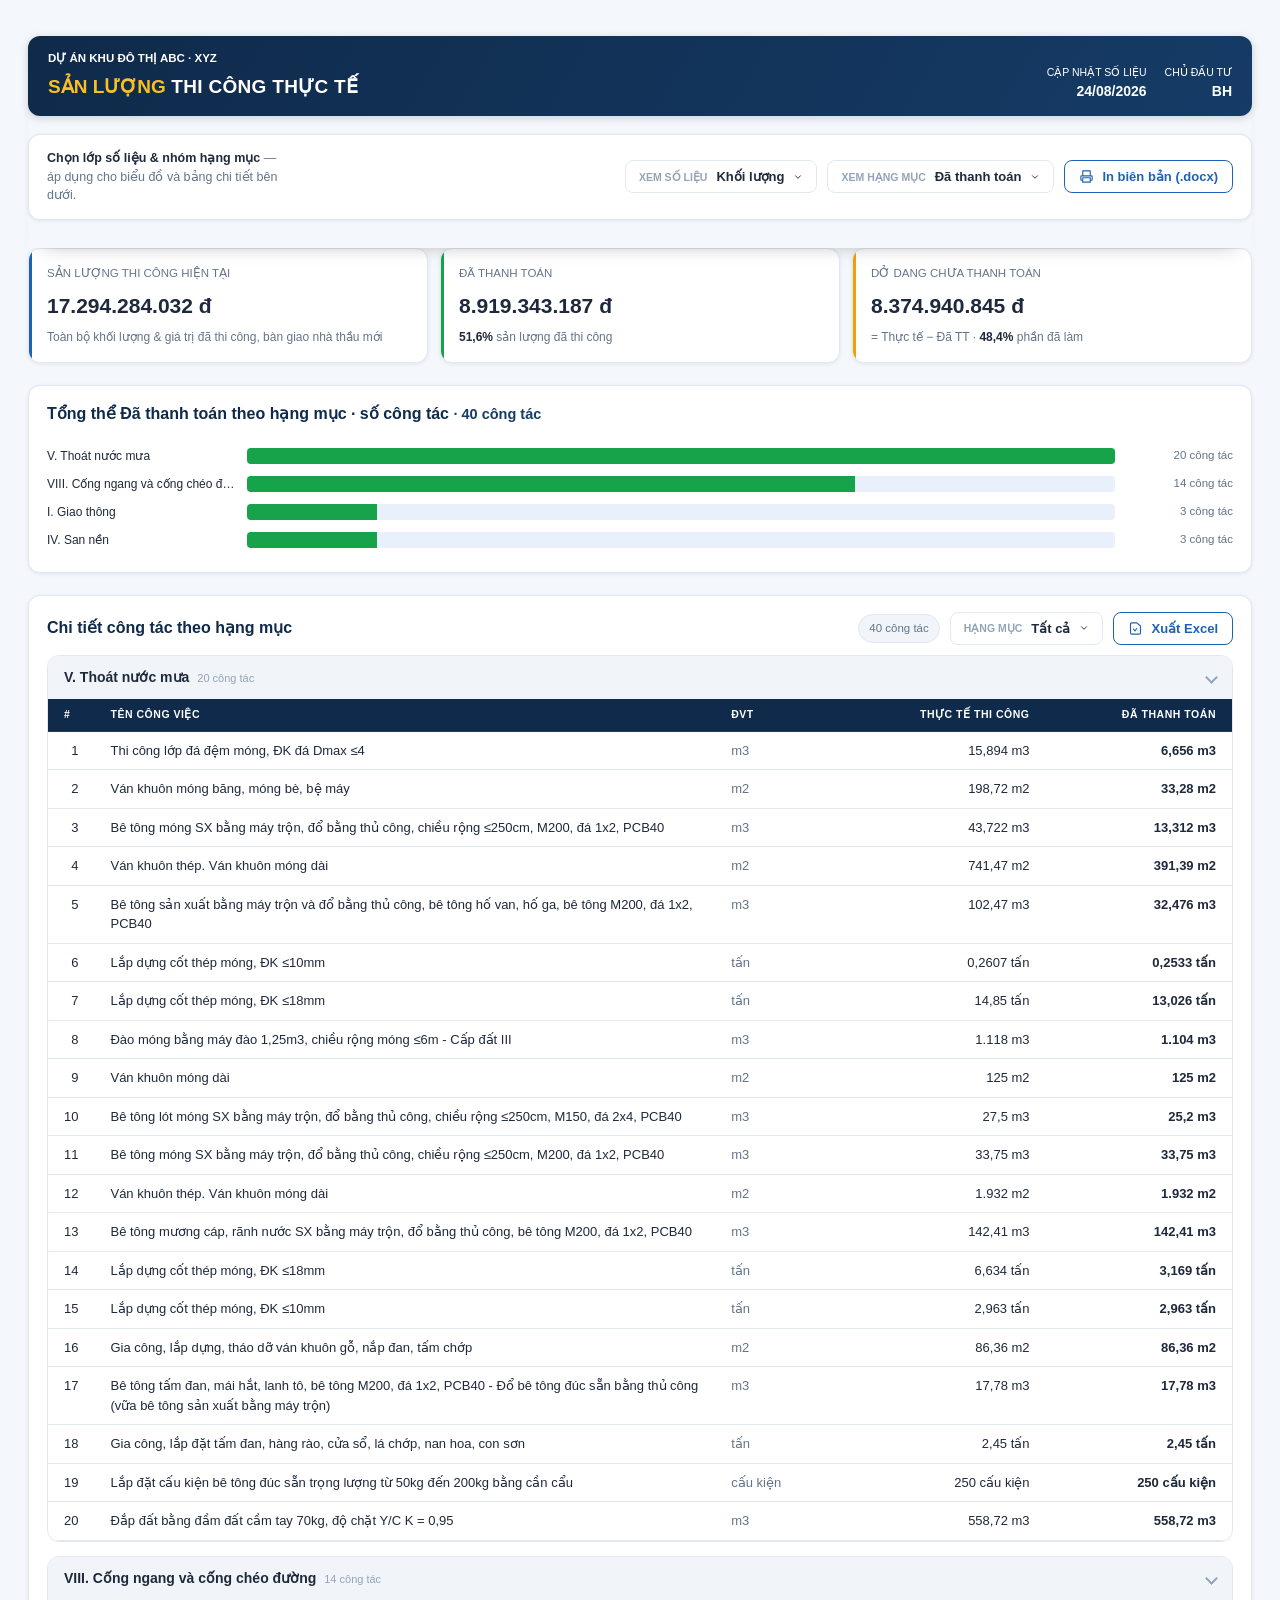
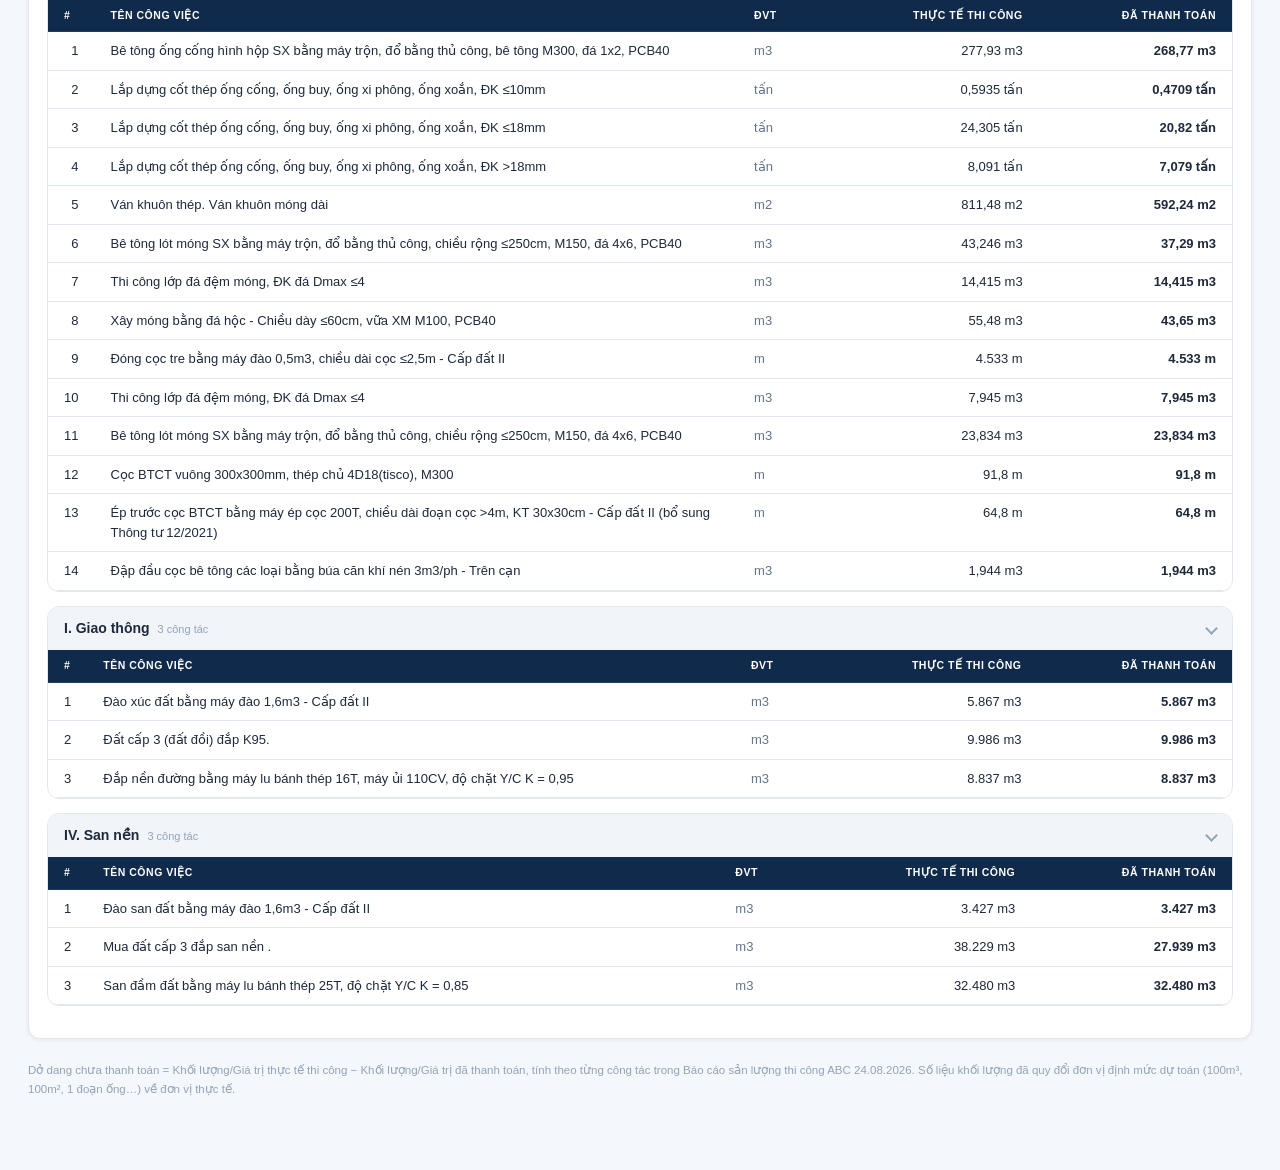
<file: pages/san-luong-chi-tiet.html>
<!doctype html>
<html lang="vi" data-theme="light" data-tone="bh">
<head>
<meta charset="utf-8">
<meta name="viewport" content="width=device-width, initial-scale=1">
<title>Sản Lượng ABC</title>
<style id="bh-theme">
/* ============ BH-THEME v1 — đồng nhất với Dashboard tổng ============ */
:root{--bh-navy:#0f2a4a;--bh-navy2:#153b66;--bh-blue:#1e63b3;--bh-sky:#e8f1fb;--bh-bg:#f4f7fb;
--bh-card:#fff;--bh-line:#e2e8f0;--bh-ink:#1e293b;--bh-gray:#64748b;--bh-orange:#f59e0b;
--bh-green:#16a34a;--bh-red:#dc2626;--bh-purple:#7c3aed;--bh-teal:#0d9488;}
html{color-scheme:light !important;}
html,body{font-family:"Segoe UI",Roboto,Arial,sans-serif !important;font-size:14px !important;
  line-height:1.5 !important;background:#f4f7fb !important;color:#1e293b !important;}
*{font-family:inherit !important;text-shadow:none !important;}
h1{font-size:20px !important;font-weight:800 !important;letter-spacing:.3px !important;}
h2{font-size:16px !important;font-weight:700 !important;color:#0f2a4a !important;}
h3{font-size:13.5px !important;font-weight:700 !important;color:#153b66 !important;letter-spacing:0 !important;}
a{color:#1e63b3 !important;}
p,li,label,span,div{letter-spacing:0 !important;}
button{font-size:13px !important;font-weight:600 !important;border-radius:8px !important;cursor:pointer;}
input,select,textarea{font-size:13px !important;border-radius:8px !important;background:#fff !important;
  color:#1e293b !important;border:1px solid #e2e8f0 !important;}
table{border-collapse:collapse !important;font-size:13px !important;font-variant-numeric:tabular-nums;}
th{background:#0f2a4a !important;color:#fff !important;font-weight:600 !important;
  border-color:#1c3f68 !important;}
td{border-bottom:1px solid #e2e8f0 !important;}
tbody tr:hover{background:#e8f1fb !important;}
[class*="card"],[class*="panel"],[class*="box"],[id*="wrap"]{border-radius:12px !important;}
::-webkit-scrollbar{width:10px;height:10px}
::-webkit-scrollbar-thumb{background:#c9d6e5;border-radius:6px}
::-webkit-scrollbar-track{background:#eef2f7}
.bh-hero{background:linear-gradient(120deg,#0f2a4a,#153b66) !important;color:#fff !important;
  border-radius:12px !important;padding:14px 20px !important;margin-bottom:18px !important;
  box-shadow:0 2px 8px rgba(15,42,74,.18) !important;border:none !important;}
.bh-hero h1,.bh-hero h2,.bh-hero p,.bh-hero span,.bh-hero div{color:#fff !important;}

:root,:root[data-theme],:root[data-tone],:root[data-theme="dark"],:root[data-tone="doanh-nghiep-xanh"]{
 --bg:#f4f7fb !important;--surface:#ffffff !important;--surface-2:#f1f5f9 !important;--surface-3:#e8f1fb !important;
 --line:#e2e8f0 !important;--ink:#1e293b !important;--ink-muted:#64748b !important;--ink-faint:#94a3b8 !important;
 --accent:#1e63b3 !important;--accent-strong:#153b66 !important;--accent-soft:#e8f1fb !important;
 --paid:#16a34a !important;--paid-soft:#dcfce7 !important;--paid-ink:#15803d !important;
 --dodang:#f59e0b !important;--dodang-soft:#fef3c7 !important;--dodang-ink:#b45309 !important;
 --chua:#94a3b8 !important;--chua-soft:#eef2f7 !important;
 --shadow:0 1px 4px rgba(15,42,74,.08) !important;--radius:12px !important;}
.wrap{max-width:1400px !important;}
.sticky-top{background:#f4f7fb !important;}
.hd{background:linear-gradient(120deg,#0f2a4a,#153b66) !important;border-radius:12px !important;
  padding:14px 20px !important;margin-bottom:18px !important;box-shadow:0 2px 8px rgba(15,42,74,.18) !important;}
.hd *,.hd h1,.hd .hd-eyebrow{color:#fff !important;}
.hd h1{font-size:19px !important;}
.hd h1 .hl-accent{color:#fbbf24 !important;}
#theme-switch{display:none !important;}
</style>
</head>
<body>
<title>Sản Lượng ABC</title>
<style>
@import url('https://fonts.googleapis.com/css2?family=IBM+Plex+Sans+Condensed:wght@500;600;700&family=IBM+Plex+Sans:wght@400;500;600&family=IBM+Plex+Mono:wght@400;500;600&display=swap');

:root{
  --bg:#0B0A20; --surface:#14122E; --surface-2:#1B1940; --surface-3:#221F4D;
  --line:#2E2A5C; --ink:#FFFFFF; --ink-muted:#B4AFD9; --ink-faint:#7A76A3;
  --accent:#F0539B; --accent-strong:#FF7AB8; --accent-soft:#3A1730;
  --paid:#8B7FFF; --paid-soft:#201C4A; --paid-ink:#C2BBFF;
  --dodang:#F0A63D; --dodang-soft:#2E2013; --dodang-ink:#F7C98A;
  --chua:#6F6B99; --chua-soft:#1C1A3D;
  --shadow: 0 1px 2px rgba(0,0,0,.4), 0 10px 30px -10px rgba(0,0,0,.65);
  --radius: 10px;
}
@media (prefers-color-scheme: dark){
  :root:not([data-theme="light"]){
    --bg:#0B0A20; --surface:#14122E; --surface-2:#1B1940; --surface-3:#221F4D;
    --line:#2E2A5C; --ink:#FFFFFF; --ink-muted:#B4AFD9; --ink-faint:#7A76A3;
    --accent:#F0539B; --accent-strong:#FF7AB8; --accent-soft:#3A1730;
    --paid:#8B7FFF; --paid-soft:#201C4A; --paid-ink:#C2BBFF;
    --dodang:#F0A63D; --dodang-soft:#2E2013; --dodang-ink:#F7C98A;
    --chua:#6F6B99; --chua-soft:#1C1A3D;
    --shadow: 0 1px 2px rgba(0,0,0,.4), 0 10px 30px -10px rgba(0,0,0,.65);
  }
}
:root[data-theme="dark"]{
  --bg:#0B0A20; --surface:#14122E; --surface-2:#1B1940; --surface-3:#221F4D;
  --line:#2E2A5C; --ink:#FFFFFF; --ink-muted:#B4AFD9; --ink-faint:#7A76A3;
  --accent:#F0539B; --accent-strong:#FF7AB8; --accent-soft:#3A1730;
  --paid:#8B7FFF; --paid-soft:#201C4A; --paid-ink:#C2BBFF;
  --dodang:#F0A63D; --dodang-soft:#2E2013; --dodang-ink:#F7C98A;
  --chua:#6F6B99; --chua-soft:#1C1A3D;
  --shadow: 0 1px 2px rgba(0,0,0,.4), 0 10px 30px -10px rgba(0,0,0,.65);
}

/* ---------- Tone màu tuỳ chọn (chuyển bằng nút góc trên phải) ---------- */
:root[data-tone="sang-thanh-lich"]{
  --bg:#F7F7FB; --surface:#FFFFFF; --surface-2:#F1F1F6; --surface-3:#E9E9F2;
  --line:#DEDEE8; --ink:#211F33; --ink-muted:#5B5875; --ink-faint:#8A87A0;
  --accent:#E23F73; --accent-strong:#FF6A98; --accent-soft:#FCE4EC;
  --paid:#6C5CE7; --paid-soft:#EDEAFB; --paid-ink:#4B3FB0;
  --dodang:#E08A2B; --dodang-soft:#FCEEDC; --dodang-ink:#9C5D14;
  --chua:#9997AE; --chua-soft:#EFEFF5;
  --shadow: 0 1px 2px rgba(20,20,40,.06), 0 10px 30px -12px rgba(20,20,40,.12);
}
:root[data-tone="doanh-nghiep-xanh"]{
  --bg:#0B1220; --surface:#111A2E; --surface-2:#16223B; --surface-3:#1C2C4A;
  --line:#26355A; --ink:#FFFFFF; --ink-muted:#A9B6D2; --ink-faint:#71809E;
  --accent:#3B82F6; --accent-strong:#60A5FA; --accent-soft:#122A52;
  --paid:#22D3EE; --paid-soft:#0E2E38; --paid-ink:#9FE8F5;
  --dodang:#F59E0B; --dodang-soft:#3A2A0C; --dodang-ink:#FBCB79;
  --chua:#5C6A8C; --chua-soft:#182338;
  --shadow: 0 1px 2px rgba(0,0,0,.4), 0 10px 30px -10px rgba(0,0,0,.55);
}

*{box-sizing:border-box;}
body{
  background:var(--bg); color:var(--ink);
  font-family:'IBM Plex Sans',ui-sans-serif,system-ui,sans-serif;
  font-size:14px; line-height:1.5;
}
.wrap{max-width:1240px;margin:0 auto;padding:0 20px 64px;}

/* ---------- Sticky header + lensbar ---------- */
.sticky-top{position:sticky; top:0; z-index:40; background:var(--bg); padding-top:28px; padding-bottom:8px; box-shadow:0 12px 18px -16px rgba(0,0,0,.35);}

/* ---------- Header ---------- */
.hd{display:flex; flex-wrap:wrap; justify-content:space-between; align-items:flex-end; gap:16px; margin-bottom:22px;}
.hd-eyebrow{font-family:'IBM Plex Mono',monospace; font-size:11.5px; letter-spacing:.09em; text-transform:uppercase; color:var(--accent-strong); font-weight:600; margin-bottom:6px;}
.hd h1{font-family:'IBM Plex Sans Condensed',sans-serif; font-weight:700; font-size:28px; letter-spacing:.01em; margin:0; text-wrap:balance; text-transform:uppercase;}
.hd h1 .hl-accent{color:var(--accent);}
.hd-sub{color:var(--ink-muted); font-size:13.5px; max-width:60ch;}
.hd-meta{display:flex; gap:18px; flex-wrap:wrap;}
.hd-meta .m{text-align:right;}
.hd-meta .m .l{font-size:10.5px; text-transform:uppercase; letter-spacing:.08em; color:var(--ink-faint); font-family:'IBM Plex Mono',monospace;}
.hd-meta .m .v{font-family:'IBM Plex Mono',monospace; font-weight:600; font-size:14px;}

/* ---------- Lens bar (global filters) ---------- */
.lensbar{display:flex; flex-wrap:wrap; align-items:center; justify-content:space-between; gap:14px; background:var(--surface); border:1px solid var(--line); border-radius:var(--radius); box-shadow:var(--shadow); padding:14px 18px; margin-bottom:20px;}
.lens-hint{font-size:12.5px; color:var(--ink-muted); max-width:34ch;}
.lens-hint b{color:var(--ink); font-weight:600;}
.lens-controls{display:flex; gap:10px; flex-wrap:wrap; align-items:center;}
.print-btn{display:inline-flex; align-items:center; gap:8px; background:transparent; border:1.5px solid var(--accent); color:var(--accent); border-radius:9px; padding:8px 14px; font-family:inherit; font-size:13px; font-weight:600; cursor:pointer; transition:background-color .12s, color .12s;}
.print-btn:hover{background:var(--accent); color:#fff;}
.print-btn svg{flex:none;}

/* ---------- KPI ---------- */
.kpis{display:grid; grid-template-columns:repeat(3,1fr); gap:12px; margin-bottom:22px;}
.kpi{background:var(--surface); border:1px solid var(--line); border-radius:var(--radius); padding:16px 18px; box-shadow:var(--shadow); position:relative; overflow:hidden;}
.kpi::before{content:"";position:absolute; left:0; top:0; bottom:0; width:3px; background:var(--bar,var(--accent));}
.kpi .l{font-size:11.5px; color:var(--ink-muted); text-transform:uppercase; letter-spacing:.06em; margin-bottom:8px; font-weight:500;}
.kpi .v{font-family:'IBM Plex Mono',monospace; font-weight:600; font-size:21px; font-variant-numeric:tabular-nums; letter-spacing:-.01em;}
.kpi .s{margin-top:6px; font-size:12px; color:var(--ink-muted);}
.kpi .s b{color:var(--ink);}
.kpi.paid{--bar:var(--paid);}
.kpi.dodang{--bar:var(--dodang);}

/* ---------- Overview chart ---------- */
.panel{background:var(--surface); border:1px solid var(--line); border-radius:var(--radius); box-shadow:var(--shadow); margin-bottom:22px;}
.panel-hd{display:flex; align-items:center; justify-content:space-between; padding:16px 18px 10px; flex-wrap:wrap; gap:10px;}
.panel-hd h2{font-family:'IBM Plex Sans Condensed',sans-serif; font-weight:600; font-size:16px; margin:0;}
.hd-total{font-family:'IBM Plex Mono',monospace; font-weight:600; color:var(--accent-strong); font-size:14.5px; font-variant-numeric:tabular-nums;}
.legend{display:flex; gap:14px; flex-wrap:wrap;}
.legend span{display:inline-flex; align-items:center; gap:6px; font-size:12px; color:var(--ink-muted);}
.legend i{width:10px;height:10px;border-radius:2.5px;display:inline-block;}
.chart{padding:6px 18px 18px;}
.crow{display:grid; grid-template-columns:190px 1fr 108px; align-items:center; gap:10px; padding:5px 0;}
.crow .lbl{font-size:12px; color:var(--ink); overflow:hidden; text-overflow:ellipsis; white-space:nowrap;}
.ctrack{position:relative; height:16px; background:var(--surface-3); border-radius:4px; overflow:hidden; cursor:pointer;}
.cseg{position:absolute; top:0; bottom:0;}
.cseg.paid{background:var(--paid);}
.cseg.dodang{background:var(--dodang);}
.cval{font-family:'IBM Plex Mono',monospace; font-size:11.5px; text-align:right; color:var(--ink-muted); font-variant-numeric:tabular-nums; white-space:nowrap;}
.tooltip{position:fixed; pointer-events:none; background:var(--ink); color:var(--bg); font-size:12px; padding:9px 11px; border-radius:7px; box-shadow:var(--shadow); z-index:50; opacity:0; transition:opacity .08s; line-height:1.55; font-family:'IBM Plex Sans',sans-serif; max-width:260px;}
.tooltip b{font-family:'IBM Plex Mono',monospace;}
.tooltip .row{display:flex; justify-content:space-between; gap:14px;}
.tooltip .row i{width:8px;height:8px;border-radius:2px;display:inline-block;margin-right:5px;}

/* ---------- Tabs / controls ---------- */
.controls{display:flex; flex-wrap:wrap; align-items:center; gap:10px;}
.dropdown{position:relative;}
.dd-btn{display:inline-flex; align-items:center; gap:9px; background:var(--surface); border:1px solid var(--line); border-radius:9px; padding:8px 13px; font-family:inherit; cursor:pointer; color:var(--ink); transition:border-color .12s;}
.dd-btn .dd-label{color:var(--ink-faint); font-size:10.5px; text-transform:uppercase; letter-spacing:.06em; font-weight:600;}
.dd-btn .dd-value{font-size:13px; font-weight:600;}
.dd-btn .chev{width:10px; height:10px; stroke:var(--ink-faint); flex:none; transition:transform .15s;}
.dropdown.open .dd-btn{border-color:var(--accent);}
.dropdown.open .dd-btn .chev{transform:rotate(180deg);}
.dd-menu{position:absolute; top:calc(100% + 6px); left:0; min-width:210px; max-height:300px; overflow-y:auto; background:var(--surface); border:1px solid var(--line); border-radius:10px; box-shadow:var(--shadow); padding:5px; z-index:30;}
#dd-work{position:relative;}
#dd-work .dd-menu{min-width:320px; max-width:420px; right:0; left:auto;}
.dd-menu button .opt-label{flex:1; min-width:0; overflow:hidden; text-overflow:ellipsis; white-space:nowrap;}
.dd-menu button{display:flex; align-items:center; justify-content:space-between; gap:10px; width:100%; text-align:left; padding:8px 10px; border:none; background:transparent; border-radius:7px; font-size:13px; color:var(--ink); cursor:pointer; font-family:inherit;}
.dd-menu button:hover{background:var(--surface-2);}
.dd-menu button.active{color:var(--accent-strong); font-weight:600;}
.dd-menu button .chk{width:14px; height:14px; stroke:currentColor; opacity:0; flex:none;}
.dd-menu button.active .chk{opacity:1;}

/* ---------- Nút chuyển tone màu (góc trên bên phải, luôn hiển thị khi cuộn) ---------- */
.dropdown.theme-switch{position:fixed; top:14px; right:20px; z-index:60;}
.theme-switch .dd-menu{right:0; left:auto; min-width:230px;}
.tone-dot{width:11px; height:11px; border-radius:50%; display:inline-block; flex:none; box-shadow:0 0 0 1px rgba(0,0,0,.15) inset;}
@media (max-width:720px){
  .dropdown.theme-switch{position:absolute; top:10px; right:10px;}
}
.search{margin-left:auto; position:relative;}
.search input{background:var(--surface); border:1px solid var(--line); border-radius:8px; padding:8px 12px 8px 32px; font-size:13px; color:var(--ink); font-family:inherit; width:230px; outline:none;}
.search input:focus{border-color:var(--accent);}
.search svg{position:absolute; left:10px; top:50%; transform:translateY(-50%); width:14px; height:14px; stroke:var(--ink-faint);}
.count-pill{font-family:'IBM Plex Mono',monospace; font-size:11.5px; color:var(--ink-muted); background:var(--surface-2); border:1px solid var(--line); padding:5px 10px; border-radius:20px;}

/* ---------- Group tables ---------- */
.group{margin-bottom:14px; border:1px solid var(--line); border-radius:var(--radius); overflow:hidden; background:var(--surface);}
.group-hd{display:flex; align-items:center; justify-content:space-between; gap:12px; padding:11px 16px; background:var(--surface-2); cursor:pointer; user-select:none;}
.group-hd .gname{font-family:'IBM Plex Sans Condensed',sans-serif; font-weight:600; font-size:14px;}
.group-hd .gname small{font-family:'IBM Plex Mono',monospace; font-weight:500; color:var(--ink-faint); margin-left:8px; font-size:11px;}
.group-hd .gtotal{font-family:'IBM Plex Mono',monospace; font-weight:600; font-size:13.5px; font-variant-numeric:tabular-nums;}
.group-hd .chev{width:9px;height:9px;border-right:2px solid var(--ink-faint);border-bottom:2px solid var(--ink-faint);transform:rotate(45deg); transition:transform .15s; margin-left:6px; flex:none;}
.group.collapsed .chev{transform:rotate(-45deg);}
.group.collapsed .tbl-wrap{display:none;}
.tbl-wrap{overflow-x:auto;}
table{width:100%; border-collapse:collapse; min-width:640px;}
thead th{text-align:left; font-size:10.5px; text-transform:uppercase; letter-spacing:.05em; color:var(--ink-faint); font-weight:600; padding:8px 16px; border-bottom:1px solid var(--line); white-space:nowrap;}
thead th.num, td.num{text-align:right;}
tbody td{padding:9px 16px; border-bottom:1px solid var(--line); font-size:13px; vertical-align:top;}
tbody tr:last-child td{border-bottom:none;}
tbody tr:hover{background:var(--surface-2);}
td.name{max-width:420px;}
td.num{font-family:'IBM Plex Mono',monospace; font-variant-numeric:tabular-nums; white-space:nowrap;}
td.unit{color:var(--ink-muted); white-space:nowrap;}
.bar-mini{display:inline-block; width:46px; height:5px; border-radius:3px; background:var(--surface-3); position:relative; margin-left:8px; vertical-align:middle;}
.bar-mini i{position:absolute; left:0; top:0; bottom:0; border-radius:3px; background:var(--accent);}
tfoot td{padding:11px 16px; font-weight:600; font-family:'IBM Plex Mono',monospace; border-top:2px solid var(--line); background:var(--surface-2); font-size:13px;}

.grand{display:flex; justify-content:flex-end; align-items:center; gap:10px; padding:14px 4px 0; font-size:13px; color:var(--ink-muted);}
.grand b{font-family:'IBM Plex Mono',monospace; font-size:15px; color:var(--ink); font-variant-numeric:tabular-nums;}

.empty{padding:40px 20px; text-align:center; color:var(--ink-faint); font-size:13px;}
.note{font-size:11.5px; color:var(--ink-faint); margin-top:16px; line-height:1.6;}

@media (max-width:720px){
  .kpis{grid-template-columns:repeat(2,1fr);}
  .crow{grid-template-columns:110px 1fr 80px;}
  .search{margin-left:0; width:100%;}
  .search input{width:100%;}
}
</style>

<div class="wrap">

<div class="dropdown theme-switch" id="theme-switch">
  <button type="button" class="dd-btn">
    <span class="dd-label">Tone màu</span>
    <span class="dd-value" id="theme-value">–</span>
    <svg class="chev" viewBox="0 0 24 24" fill="none"><path d="M6 9l6 6 6-6" stroke="currentColor" stroke-width="2.2" stroke-linecap="round" stroke-linejoin="round"/></svg>
  </button>
  <div class="dd-menu" id="theme-menu" hidden>
    <button data-value="dem-hong"><i class="tone-dot" style="background:#F0539B"></i><span class="opt-label">Đêm Hồng</span><svg class="chk" viewBox="0 0 24 24" fill="none"><path d="M5 13l4 4L19 7" stroke-width="2.6" stroke-linecap="round" stroke-linejoin="round"/></svg></button>
    <button data-value="sang-thanh-lich"><i class="tone-dot" style="background:#E23F73"></i><span class="opt-label">Sáng Thanh Lịch</span><svg class="chk" viewBox="0 0 24 24" fill="none"><path d="M5 13l4 4L19 7" stroke-width="2.6" stroke-linecap="round" stroke-linejoin="round"/></svg></button>
    <button data-value="doanh-nghiep-xanh"><i class="tone-dot" style="background:#3B82F6"></i><span class="opt-label">Doanh Nghiệp Xanh Dương</span><svg class="chk" viewBox="0 0 24 24" fill="none"><path d="M5 13l4 4L19 7" stroke-width="2.6" stroke-linecap="round" stroke-linejoin="round"/></svg></button>
  </div>
</div>

<div class="sticky-top">
  <div class="hd">
    <div>
      <div class="hd-eyebrow">Dự án Khu đô thị ABC · XYZ</div>
      <h1><span class="hl-accent">Sản lượng</span> thi công thực tế</h1>
    </div>
    <div class="hd-meta">
      <div class="m"><div class="l">Cập nhật số liệu</div><div class="v">24/08/2026</div></div>
      <div class="m"><div class="l">Chủ đầu tư</div><div class="v">BH</div></div>
    </div>
  </div>

  <div class="lensbar">
    <div class="lens-hint"><b>Chọn lớp số liệu &amp; nhóm hạng mục</b> — áp dụng cho biểu đồ và bảng chi tiết bên dưới.</div>
    <div class="lens-controls">
      <div class="dropdown" id="dd-mode">
        <button type="button" class="dd-btn">
          <span class="dd-label">Xem số liệu</span>
          <span class="dd-value" id="dd-mode-value">–</span>
          <svg class="chev" viewBox="0 0 24 24" fill="none"><path d="M6 9l6 6 6-6" stroke="currentColor" stroke-width="2.2" stroke-linecap="round" stroke-linejoin="round"/></svg>
        </button>
        <div class="dd-menu" hidden>
          <button data-value="qty">Khối lượng<svg class="chk" viewBox="0 0 24 24" fill="none"><path d="M5 13l4 4L19 7" stroke-width="2.6" stroke-linecap="round" stroke-linejoin="round"/></svg></button>
          <button data-value="money">Giá trị<svg class="chk" viewBox="0 0 24 24" fill="none"><path d="M5 13l4 4L19 7" stroke-width="2.6" stroke-linecap="round" stroke-linejoin="round"/></svg></button>
        </div>
      </div>

      <div class="dropdown" id="dd-cat">
        <button type="button" class="dd-btn">
          <span class="dd-label">Xem hạng mục</span>
          <span class="dd-value" id="dd-cat-value">–</span>
          <svg class="chev" viewBox="0 0 24 24" fill="none"><path d="M6 9l6 6 6-6" stroke="currentColor" stroke-width="2.2" stroke-linecap="round" stroke-linejoin="round"/></svg>
        </button>
        <div class="dd-menu" hidden>
          <button data-value="paid">Đã thanh toán<svg class="chk" viewBox="0 0 24 24" fill="none"><path d="M5 13l4 4L19 7" stroke-width="2.6" stroke-linecap="round" stroke-linejoin="round"/></svg></button>
          <button data-value="dodang">Dang dở<svg class="chk" viewBox="0 0 24 24" fill="none"><path d="M5 13l4 4L19 7" stroke-width="2.6" stroke-linecap="round" stroke-linejoin="round"/></svg></button>
          <button data-value="all">Xem tất<svg class="chk" viewBox="0 0 24 24" fill="none"><path d="M5 13l4 4L19 7" stroke-width="2.6" stroke-linecap="round" stroke-linejoin="round"/></svg></button>
        </div>
      </div>

      <button type="button" class="print-btn" id="btn-print">
        <svg viewBox="0 0 24 24" fill="none" width="15" height="15"><path d="M6 9V3h12v6M6 18H4a1 1 0 0 1-1-1v-5a1 1 0 0 1 1-1h16a1 1 0 0 1 1 1v5a1 1 0 0 1-1 1h-2M6 14h12v7H6v-7Z" stroke="currentColor" stroke-width="1.8" stroke-linecap="round" stroke-linejoin="round"/></svg>
        In biên bản (.docx)
      </button>
    </div>
  </div>
</div>

  <div class="kpis">
    <div class="kpi"><div class="l">Sản lượng thi công hiện tại</div><div class="v" id="kpi-tt">–</div><div class="s">Toàn bộ khối lượng &amp; giá trị đã thi công, bàn giao nhà thầu mới</div></div>
    <div class="kpi paid"><div class="l">Đã thanh toán</div><div class="v" id="kpi-dtt">–</div><div class="s"><b id="kpi-dtt-pct">–</b> sản lượng đã thi công</div></div>
    <div class="kpi dodang"><div class="l">Dở dang chưa thanh toán</div><div class="v" id="kpi-dodang">–</div><div class="s">= Thực tế − Đã TT · <b id="kpi-dodang-pct">–</b> phần đã làm</div></div>
  </div>

  <div class="panel">
    <div class="panel-hd">
      <h2><span id="chart-title">Tiến độ theo hạng mục</span> <span class="hd-total" id="chart-total"></span></h2>
      <div class="legend" id="chart-legend"></div>
    </div>
    <div class="chart" id="chart"></div>
  </div>

  <div class="panel">
    <div class="panel-hd">
      <h2>Chi tiết công tác theo hạng mục <span class="hd-total" id="table-total"></span></h2>
      <div class="controls">
        <span class="count-pill" id="count-pill">–</span>
        <div class="dropdown" id="dd-work">
          <button type="button" class="dd-btn">
            <span class="dd-label">Hạng mục</span>
            <span class="dd-value" id="dd-work-value">Tất cả</span>
            <svg class="chev" viewBox="0 0 24 24" fill="none"><path d="M6 9l6 6 6-6" stroke="currentColor" stroke-width="2.2" stroke-linecap="round" stroke-linejoin="round"/></svg>
          </button>
          <div class="dd-menu" id="dd-work-menu" hidden></div>
        </div>
        <button type="button" class="print-btn" id="btn-export-excel">
          <svg viewBox="0 0 24 24" fill="none" width="15" height="15"><path d="M14 3H6a2 2 0 0 0-2 2v14a2 2 0 0 0 2 2h12a2 2 0 0 0 2-2V8l-6-5Z" stroke="currentColor" stroke-width="1.8" stroke-linecap="round" stroke-linejoin="round"/><path d="M9 13l2.2 3L14 12" stroke="currentColor" stroke-width="1.8" stroke-linecap="round" stroke-linejoin="round"/></svg>
          Xuất Excel
        </button>
      </div>
    </div>
    <div style="padding:0 18px 18px" id="groups"></div>
  </div>

  <div class="note">Dở dang chưa thanh toán = Khối lượng/Giá trị thực tế thi công − Khối lượng/Giá trị đã thanh toán, tính theo từng công tác trong Báo cáo sản lượng thi công ABC 24.08.2026. Số liệu khối lượng đã quy đổi đơn vị định mức dự toán (100m³, 100m², 1 đoạn ống…) về đơn vị thực tế.</div>

</div>

<div class="tooltip" id="tooltip"></div>

<script id="data" type="application/json">{"all": [{"hm": "I. Giao thông", "name": "Đào xúc đất bằng máy đào 1,6m3 - Cấp đất II", "unit": "m3", "hd_q": 7067.62, "dtt_q": 5867.1797, "tt_q": 5867.1797, "dodang_q": 0.0, "hd_tien": 79084588, "dtt_tien": 65652015, "tt_tien": 65652015, "dodang_tien": 0, "sub": "NỀN ĐƯỜNG:"}, {"hm": "I. Giao thông", "name": "Đào nền đường bằng máy đào 1,6m3 - Cấp đất II", "unit": "m3", "hd_q": 744.74, "dtt_q": 0, "tt_q": 0, "dodang_q": 0, "hd_tien": 17025733, "dtt_tien": 0, "tt_tien": 0, "dodang_tien": 0, "sub": "NỀN ĐƯỜNG:"}, {"hm": "I. Giao thông", "name": "Đất cấp 3 (đất đồi) đắp K90 .", "unit": "m3", "hd_q": 25962.178, "dtt_q": 0, "tt_q": 12981.089, "dodang_q": 12981.089, "hd_tien": 3769841587, "dtt_tien": 0, "tt_tien": 1884920793, "dodang_tien": 1884920793, "sub": "NỀN ĐƯỜNG:"}, {"hm": "I. Giao thông", "name": "Đất cấp 3 (đất đồi) đắp K95.", "unit": "m3", "hd_q": 17794.3586, "dtt_q": 9985.7743, "tt_q": 9985.7743, "dodang_q": 0.0, "hd_tien": 2715213561, "dtt_tien": 1523713794, "tt_tien": 1523713794, "dodang_tien": 0, "sub": "NỀN ĐƯỜNG:"}, {"hm": "I. Giao thông", "name": "Đất cấp 3 (đất đồi) đắp K98.", "unit": "m3", "hd_q": 6624.4004, "dtt_q": 0, "tt_q": 1147.77, "dodang_q": 1147.77, "hd_tien": 1043413652, "dtt_tien": 0, "tt_tien": 180786005, "dodang_tien": 180786005, "sub": "NỀN ĐƯỜNG:"}, {"hm": "I. Giao thông", "name": "Đắp nền đường bằng máy lu bánh thép 16T, máy ủi 110CV, độ chặt Y/C K = 0,9", "unit": "m3", "hd_q": 23601.98, "dtt_q": 0, "tt_q": 11287.9035, "dodang_q": 11287.9035, "hd_tien": 251653010, "dtt_tien": 0, "tt_tien": 120355787, "dodang_tien": 120355787, "sub": "NỀN ĐƯỜNG:"}, {"hm": "I. Giao thông", "name": "Đắp nền đường bằng máy lu bánh thép 16T, máy ủi 110CV, độ chặt Y/C K = 0,95", "unit": "m3", "hd_q": 15747.22, "dtt_q": 8836.9684, "tt_q": 8836.9684, "dodang_q": 0.0, "hd_tien": 223496923, "dtt_tien": 125421200, "tt_tien": 125421200, "dodang_tien": 0, "sub": "NỀN ĐƯỜNG:"}, {"hm": "I. Giao thông", "name": "Đắp nền đường bằng máy lu bánh thép 16T, máy ủi 110CV, độ chặt Y/C K = 0,98", "unit": "m3", "hd_q": 5710.69, "dtt_q": 0, "tt_q": 981.0, "dodang_q": 981.0, "hd_tien": 98916999, "dtt_tien": 0, "tt_tien": 16992268, "dodang_tien": 16992268, "sub": "NỀN ĐƯỜNG:"}, {"hm": "I. Giao thông", "name": "Phá dỡ kết cấu bằng máy đào 1,25m3 gắn đầu búa thủy lực - Kết cấu bê tông", "unit": "m3", "hd_q": 83.76, "dtt_q": 0, "tt_q": 0, "dodang_q": 0, "hd_tien": 9127148, "dtt_tien": 0, "tt_tien": 0, "dodang_tien": 0, "sub": "NỀN ĐƯỜNG:"}, {"hm": "I. Giao thông", "name": "Thi công móng cấp phối đá dăm lớp dưới", "unit": "m3", "hd_q": 2855.34, "dtt_q": 0, "tt_q": 2284.272, "dodang_q": 2284.272, "hd_tien": 1316738839, "dtt_tien": 0, "tt_tien": 1053391071, "dodang_tien": 1053391071, "sub": "MẶT ĐƯỜNG BÊ TÔNG NHỰA:"}, {"hm": "I. Giao thông", "name": "Thi công móng cấp phối đá dăm lớp trên", "unit": "m3", "hd_q": 1704.4, "dtt_q": 0, "tt_q": 1363.52, "dodang_q": 1363.52, "hd_tien": 929787539, "dtt_tien": 0, "tt_tien": 743830031, "dodang_tien": 743830031, "sub": "MẶT ĐƯỜNG BÊ TÔNG NHỰA:"}, {"hm": "I. Giao thông", "name": "Tưới lớp dính bám mặt đường bằng nhựa pha dầu, lượng nhựa 1kg/m2", "unit": "m2", "hd_q": 11113.69, "dtt_q": 0, "tt_q": 0, "dodang_q": 0, "hd_tien": 294265518, "dtt_tien": 0, "tt_tien": 0, "dodang_tien": 0, "sub": "MẶT ĐƯỜNG BÊ TÔNG NHỰA:"}, {"hm": "I. Giao thông", "name": "Rải thảm mặt đường bê tông nhựa (Loại C19, R19) - Chiều dày mặt đường đã lèn ép 6cm", "unit": "m2", "hd_q": 11113.69, "dtt_q": 0, "tt_q": 0, "dodang_q": 0, "hd_tien": 2540623669, "dtt_tien": 0, "tt_tien": 0, "dodang_tien": 0, "sub": "MẶT ĐƯỜNG BÊ TÔNG NHỰA:"}, {"hm": "I. Giao thông", "name": "Tưới lớp dính bám mặt đường bằng nhựa pha dầu, lượng nhựa 0,5kg/m2", "unit": "m2", "hd_q": 11113.69, "dtt_q": 0, "tt_q": 0, "dodang_q": 0, "hd_tien": 172194134, "dtt_tien": 0, "tt_tien": 0, "dodang_tien": 0, "sub": "MẶT ĐƯỜNG BÊ TÔNG NHỰA:"}, {"hm": "I. Giao thông", "name": "Rải thảm mặt đường bê tông nhựa (Loại C ≤ 12,5) - Chiều dày mặt đường đã lèn ép 4cm", "unit": "m2", "hd_q": 11113.69, "dtt_q": 0, "tt_q": 0, "dodang_q": 0, "hd_tien": 1736546790, "dtt_tien": 0, "tt_tien": 0, "dodang_tien": 0, "sub": "MẶT ĐƯỜNG BÊ TÔNG NHỰA:"}, {"hm": "I. Giao thông", "name": "Vận chuyển đá dăm đen, bê tông nhựa từ trạm trộn đến vị trí đổ cự ly 4km, ô tô tự đổ 12T", "unit": "tấn", "hd_q": 2660.1728, "dtt_q": 0, "tt_q": 0, "dodang_q": 0, "hd_tien": 148645876, "dtt_tien": 0, "tt_tien": 0, "dodang_tien": 0, "sub": "MẶT ĐƯỜNG BÊ TÔNG NHỰA:"}, {"hm": "I. Giao thông", "name": "Vận chuyển đá dăm đen, bê tông nhựa từ trạm trộn đến vị trí đổ 11km tiếp theo, ô tô tự đổ 12T", "unit": "tấn", "hd_q": 2660.1728, "dtt_q": 0, "tt_q": 0, "dodang_q": 0, "hd_tien": 207632335, "dtt_tien": 0, "tt_tien": 0, "dodang_tien": 0, "sub": "MẶT ĐƯỜNG BÊ TÔNG NHỰA:"}, {"hm": "I. Giao thông", "name": "Bê tông lót móng SX bằng máy trộn, đổ bằng thủ công, chiều rộng ≤250cm, M150, đá 2x4, PCB40", "unit": "m3", "hd_q": 73.9, "dtt_q": 0, "tt_q": 0, "dodang_q": 0, "hd_tien": 118908449, "dtt_tien": 0, "tt_tien": 0, "dodang_tien": 0, "sub": "BÓ VỈA RÃNH ĐAN"}, {"hm": "I. Giao thông", "name": "Ván khuôn móng dài", "unit": "m2", "hd_q": 1617.23, "dtt_q": 0, "tt_q": 0, "dodang_q": 0, "hd_tien": 117573242, "dtt_tien": 0, "tt_tien": 0, "dodang_tien": 0, "sub": "BÓ VỈA RÃNH ĐAN"}, {"hm": "I. Giao thông", "name": "Bê tông mương cáp, rãnh nước SX bằng máy trộn, đổ bằng thủ công, bê tông M250, đá 1x2, PCB40", "unit": "m3", "hd_q": 172.56, "dtt_q": 0, "tt_q": 0, "dodang_q": 0, "hd_tien": 346236751, "dtt_tien": 0, "tt_tien": 0, "dodang_tien": 0, "sub": "BÓ VỈA RÃNH ĐAN"}, {"hm": "I. Giao thông", "name": "Bó vỉa thẳng hè, đường bằng tấm bê tông đúc sẵn 23x26x100cm, vữa XM M75, PCB40", "unit": "m", "hd_q": 1990, "dtt_q": 0, "tt_q": 0, "dodang_q": 0, "hd_tien": 378222802, "dtt_tien": 0, "tt_tien": 0, "dodang_tien": 0, "sub": "BÓ VỈA RÃNH ĐAN"}, {"hm": "I. Giao thông", "name": "Bó vỉa thẳng hè, đường bằng tấm bê tông đúc sẵn 23x26x50cm, vữa XM M75, PCB40", "unit": "m", "hd_q": 394, "dtt_q": 0, "tt_q": 0, "dodang_q": 0, "hd_tien": 84210235, "dtt_tien": 0, "tt_tien": 0, "dodang_tien": 0, "sub": "BÓ VỈA RÃNH ĐAN"}, {"hm": "I. Giao thông", "name": "Bê tông lót móng SX bằng máy trộn, đổ bằng thủ công, chiều rộng ≤250cm, M150, đá 2x4, PCB40", "unit": "m3", "hd_q": 4.34, "dtt_q": 0, "tt_q": 0, "dodang_q": 0, "hd_tien": 6983256, "dtt_tien": 0, "tt_tien": 0, "dodang_tien": 0, "sub": "BÓ VỈA VUỐT NỐI"}, {"hm": "I. Giao thông", "name": "Ván khuôn thép. Ván khuôn móng dài", "unit": "m2", "hd_q": 28.0, "dtt_q": 0, "tt_q": 0, "dodang_q": 0, "hd_tien": 2035610, "dtt_tien": 0, "tt_tien": 0, "dodang_tien": 0, "sub": "BÓ VỈA VUỐT NỐI"}, {"hm": "I. Giao thông", "name": "Bó vỉa thẳng hè, đường bằng tấm bê tông vuốt nối, vữa XM M75, PCB40", "unit": "m", "hd_q": 40, "dtt_q": 0, "tt_q": 0, "dodang_q": 0, "hd_tien": 7920991, "dtt_tien": 0, "tt_tien": 0, "dodang_tien": 0, "sub": "BÓ VỈA VUỐT NỐI"}, {"hm": "I. Giao thông", "name": "Bó vỉa thẳng hè, đường bằng tấm bê tông đúc sẵn 18x22x100cm, vữa XM M75, PCB40", "unit": "m", "hd_q": 60, "dtt_q": 0, "tt_q": 0, "dodang_q": 0, "hd_tien": 10461296, "dtt_tien": 0, "tt_tien": 0, "dodang_tien": 0, "sub": "BÓ VỈA VUỐT NỐI"}, {"hm": "I. Giao thông", "name": "Lát gạch bê tông giả đá, XM PCB40", "unit": "m2", "hd_q": 14779.01, "dtt_q": 0, "tt_q": 0, "dodang_q": 0, "hd_tien": 3204257665, "dtt_tien": 0, "tt_tien": 0, "dodang_tien": 0, "sub": "LÁT HÈ"}, {"hm": "I. Giao thông", "name": "Bê tông nền SX bằng máy trộn, đổ bằng thủ công, M150, đá 1x2, PCB40", "unit": "m3", "hd_q": 1477.9, "dtt_q": 0, "tt_q": 0, "dodang_q": 0, "hd_tien": 2487517260, "dtt_tien": 0, "tt_tien": 0, "dodang_tien": 0, "sub": "LÁT HÈ"}, {"hm": "I. Giao thông", "name": "Ván khuôn móng dài", "unit": "m2", "hd_q": 517.453, "dtt_q": 0, "tt_q": 0, "dodang_q": 0, "hd_tien": 37619032, "dtt_tien": 0, "tt_tien": 0, "dodang_tien": 0, "sub": "LÁT HÈ"}, {"hm": "I. Giao thông", "name": "Bê tông lót móng SX bằng máy trộn, đổ bằng thủ công, chiều rộng ≤250cm, M150, đá 2x4, PCB40", "unit": "m3", "hd_q": 35.99, "dtt_q": 0, "tt_q": 0, "dodang_q": 0, "hd_tien": 57909541, "dtt_tien": 0, "tt_tien": 0, "dodang_tien": 0, "sub": "LÁT HÈ"}, {"hm": "I. Giao thông", "name": "Xây móng bằng gạch không nung 6x10,5x22cm - Chiều dày ≤33cm, vữa XM M75, PCB40", "unit": "m3", "hd_q": 28.25, "dtt_q": 0, "tt_q": 0, "dodang_q": 0, "hd_tien": 44058474, "dtt_tien": 0, "tt_tien": 0, "dodang_tien": 0, "sub": "LÁT HÈ"}, {"hm": "I. Giao thông", "name": "Cây osaka hoa vàng đường kính gốc 13-15cm chiều cao >=3m", "unit": "cây", "hd_q": 192, "dtt_q": 0, "tt_q": 0, "dodang_q": 0, "hd_tien": 543411763, "dtt_tien": 0, "tt_tien": 0, "dodang_tien": 0, "sub": "LÁT HÈ"}, {"hm": "I. Giao thông", "name": "Xây móng bằng gạch không nung 6x10,5x22cm - Chiều dày ≤33cm, vữa XM M75, PCB40", "unit": "m3", "hd_q": 97.3, "dtt_q": 0, "tt_q": 0, "dodang_q": 0, "hd_tien": 151748302, "dtt_tien": 0, "tt_tien": 0, "dodang_tien": 0, "sub": "LÁT HÈ"}, {"hm": "I. Giao thông", "name": "Ván khuôn thép. Ván khuôn móng dài", "unit": "m2", "hd_q": 426.09, "dtt_q": 0, "tt_q": 0, "dodang_q": 0, "hd_tien": 30976906, "dtt_tien": 0, "tt_tien": 0, "dodang_tien": 0, "sub": "LÁT HÈ"}, {"hm": "I. Giao thông", "name": "Bê tông lót móng SX bằng máy trộn, đổ bằng thủ công, chiều rộng ≤250cm, M150, đá 2x4, PCB40", "unit": "m3", "hd_q": 57.52, "dtt_q": 0, "tt_q": 0, "dodang_q": 0, "hd_tien": 92552287, "dtt_tien": 0, "tt_tien": 0, "dodang_tien": 0, "sub": "LÁT HÈ"}, {"hm": "I. Giao thông", "name": "Bê tông nền SX bằng máy trộn, đổ bằng thủ công, M250, đá 1x2, PCB40", "unit": "m3", "hd_q": 232.13, "dtt_q": 0, "tt_q": 0, "dodang_q": 0, "hd_tien": 417641935, "dtt_tien": 0, "tt_tien": 0, "dodang_tien": 0, "sub": "BÃI ĐỖ XE"}, {"hm": "I. Giao thông", "name": "Thi công móng cấp phối đá dăm lớp dưới", "unit": "m3", "hd_q": 203.11, "dtt_q": 0, "tt_q": 0, "dodang_q": 0, "hd_tien": 93664091, "dtt_tien": 0, "tt_tien": 0, "dodang_tien": 0, "sub": "BÃI ĐỖ XE"}, {"hm": "I. Giao thông", "name": "Đắp đất bằng đầm đất cầm tay 70kg, độ chặt Y/C K = 0,95", "unit": "m3", "hd_q": 435.24, "dtt_q": 0, "tt_q": 0, "dodang_q": 0, "hd_tien": 18444497, "dtt_tien": 0, "tt_tien": 0, "dodang_tien": 0, "sub": "BÃI ĐỖ XE"}, {"hm": "I. Giao thông", "name": "Ván khuôn thép. Ván khuôn móng dài", "unit": "m2", "hd_q": 47.35, "dtt_q": 0, "tt_q": 0, "dodang_q": 0, "hd_tien": 3442363, "dtt_tien": 0, "tt_tien": 0, "dodang_tien": 0, "sub": "BÃI ĐỖ XE"}, {"hm": "I. Giao thông", "name": "Cắt khe đường lăn, sân đỗ, khe 1x4", "unit": "0m", "hd_q": 65.117, "dtt_q": 0, "tt_q": 0, "dodang_q": 0, "hd_tien": 20822345, "dtt_tien": 0, "tt_tien": 0, "dodang_tien": 0, "sub": "BÃI ĐỖ XE"}, {"hm": "I. Giao thông", "name": "Nhựa đường", "unit": "kg", "hd_q": 156.28, "dtt_q": 0, "tt_q": 0, "dodang_q": 0, "hd_tien": 2846197, "dtt_tien": 0, "tt_tien": 0, "dodang_tien": 0, "sub": "BÃI ĐỖ XE"}, {"hm": "I. Giao thông", "name": "Lắp đặt cột và biển báo phản quang - Loại biển báo phản quang: Biển tam giác cạnh 70cm", "unit": "cái", "hd_q": 6, "dtt_q": 0, "tt_q": 0, "dodang_q": 0, "hd_tien": 2207515, "dtt_tien": 0, "tt_tien": 0, "dodang_tien": 0, "sub": "AN TOÀN GIAO THÔNG:"}, {"hm": "I. Giao thông", "name": "Lắp đặt cột và biển báo phản quang - Loại biển báo phản quang: Biển vuông 60x60cm", "unit": "cái", "hd_q": 2, "dtt_q": 0, "tt_q": 0, "dodang_q": 0, "hd_tien": 757545, "dtt_tien": 0, "tt_tien": 0, "dodang_tien": 0, "sub": "AN TOÀN GIAO THÔNG:"}, {"hm": "I. Giao thông", "name": "Biển báo hình tam giác A=700mm", "unit": "cái", "hd_q": 6, "dtt_q": 0, "tt_q": 0, "dodang_q": 0, "hd_tien": 2148543, "dtt_tien": 0, "tt_tien": 0, "dodang_tien": 0, "sub": "AN TOÀN GIAO THÔNG:"}, {"hm": "I. Giao thông", "name": "Biển báo vuông, chữ nhật:", "unit": "cái", "hd_q": 2, "dtt_q": 0, "tt_q": 0, "dodang_q": 0, "hd_tien": 3268346, "dtt_tien": 0, "tt_tien": 0, "dodang_tien": 0, "sub": "AN TOÀN GIAO THÔNG:"}, {"hm": "I. Giao thông", "name": "Cột biển báo  sơn trắng, đỏ", "unit": "m", "hd_q": 23.6, "dtt_q": 0, "tt_q": 0, "dodang_q": 0, "hd_tien": 4007661, "dtt_tien": 0, "tt_tien": 0, "dodang_tien": 0, "sub": "AN TOÀN GIAO THÔNG:"}, {"hm": "I. Giao thông", "name": "Bu lông 14", "unit": "cái", "hd_q": 24, "dtt_q": 0, "tt_q": 0, "dodang_q": 0, "hd_tien": 590664, "dtt_tien": 0, "tt_tien": 0, "dodang_tien": 0, "sub": "AN TOÀN GIAO THÔNG:"}, {"hm": "I. Giao thông", "name": "Tấm kẽm liên kết", "unit": "tấm", "hd_q": 8, "dtt_q": 0, "tt_q": 0, "dodang_q": 0, "hd_tien": 1968883, "dtt_tien": 0, "tt_tien": 0, "dodang_tien": 0, "sub": "AN TOÀN GIAO THÔNG:"}, {"hm": "I. Giao thông", "name": "Thi công kẻ vạch sơn dẻo nhiệt phản quang Synthetic màu trắng, vàng, chiều dày lớp sơn 2mm:(đơn giá đã bao gồm vật liệu, nhân công thi công hoàn thiện tại công trình)", "unit": "m2", "hd_q": 441.31, "dtt_q": 0, "tt_q": 0, "dodang_q": 0, "hd_tien": 108610980, "dtt_tien": 0, "tt_tien": 0, "dodang_tien": 0, "sub": "AN TOÀN GIAO THÔNG:"}, {"hm": "II. Cấp nước", "name": "Đào móng bằng máy đào 0,4m3, chiều rộng móng ≤6m - Cấp đất III", "unit": "m3", "hd_q": 839.25, "dtt_q": 0, "tt_q": 0, "dodang_q": 0, "hd_tien": 28684717, "dtt_tien": 0, "tt_tien": 0, "dodang_tien": 0, "sub": "TUYẾN D110:"}, {"hm": "II. Cấp nước", "name": "Đắp đất bằng đầm đất cầm tay 70kg, độ chặt Y/C K = 0,90", "unit": "m3", "hd_q": 797.74, "dtt_q": 0, "tt_q": 0, "dodang_q": 0, "hd_tien": 29352516, "dtt_tien": 0, "tt_tien": 0, "dodang_tien": 0, "sub": "TUYẾN D110:"}, {"hm": "II. Cấp nước", "name": "Đắp đất bằng đầm đất cầm tay 70kg, độ chặt Y/C K = 0,95", "unit": "m3", "hd_q": 19.81, "dtt_q": 0, "tt_q": 0, "dodang_q": 0, "hd_tien": 839503, "dtt_tien": 0, "tt_tien": 0, "dodang_tien": 0, "sub": "TUYẾN D110:"}, {"hm": "II. Cấp nước", "name": "Lắp đặt ống nhựa HDPE đường kính 110mm bằng phương pháp hàn gia nhiệt, chiều dày 6,6mm", "unit": "m", "hd_q": 1612.0, "dtt_q": 0, "tt_q": 0, "dodang_q": 0, "hd_tien": 392948599, "dtt_tien": 0, "tt_tien": 0, "dodang_tien": 0, "sub": "TUYẾN D110:"}, {"hm": "II. Cấp nước", "name": "Lắp đặt ống nhựa HDPE bằng p/p hàn - Đường kính ống 63mm, đoạn ống dài 50m", "unit": "m", "hd_q": 1311.0, "dtt_q": 0, "tt_q": 0, "dodang_q": 0, "hd_tien": 117882678, "dtt_tien": 0, "tt_tien": 0, "dodang_tien": 0, "sub": "TUYẾN D110:"}, {"hm": "II. Cấp nước", "name": "Lắp đặt ống thép đen bằng p/p hàn, đoạn ống dài 6m - Đường kính 200mm", "unit": "m", "hd_q": 104.0, "dtt_q": 0, "tt_q": 0, "dodang_q": 0, "hd_tien": 49104859, "dtt_tien": 0, "tt_tien": 0, "dodang_tien": 0, "sub": "TUYẾN D110:"}, {"hm": "II. Cấp nước", "name": "Đào móng bằng máy đào 0,4m3, chiều rộng móng ≤6m - Cấp đất III", "unit": "m3", "hd_q": 7.18, "dtt_q": 0, "tt_q": 0, "dodang_q": 0, "hd_tien": 245405, "dtt_tien": 0, "tt_tien": 0, "dodang_tien": 0, "sub": "TUYẾN D110:"}, {"hm": "II. Cấp nước", "name": "Thi công lớp đá đệm móng, ĐK đá Dmax ≤4", "unit": "m3", "hd_q": 0.48, "dtt_q": 0, "tt_q": 0, "dodang_q": 0, "hd_tien": 459695, "dtt_tien": 0, "tt_tien": 0, "dodang_tien": 0, "sub": "TUYẾN D110:"}, {"hm": "II. Cấp nước", "name": "Ván khuôn thép. Ván khuôn móng cột", "unit": "m2", "hd_q": 5.52, "dtt_q": 0, "tt_q": 0, "dodang_q": 0, "hd_tien": 401306, "dtt_tien": 0, "tt_tien": 0, "dodang_tien": 0, "sub": "TUYẾN D110:"}, {"hm": "II. Cấp nước", "name": "Bê tông móng SX bằng máy trộn, đổ bằng thủ công, chiều rộng ≤200cm, M200, đá 1x2, PCB40", "unit": "m3", "hd_q": 0.81, "dtt_q": 0, "tt_q": 0, "dodang_q": 0, "hd_tien": 1420767, "dtt_tien": 0, "tt_tien": 0, "dodang_tien": 0, "sub": "TUYẾN D110:"}, {"hm": "II. Cấp nước", "name": "Xây hố van, hố ga bằng gạch không nung 6x10,5x22cm, vữa XM M75, PCB40", "unit": "m3", "hd_q": 1.86, "dtt_q": 0, "tt_q": 0, "dodang_q": 0, "hd_tien": 4284978, "dtt_tien": 0, "tt_tien": 0, "dodang_tien": 0, "sub": "TUYẾN D110:"}, {"hm": "II. Cấp nước", "name": "Trát tường trong dày 1,5cm, vữa XM M75, PCB40", "unit": "m2", "hd_q": 6.87, "dtt_q": 0, "tt_q": 0, "dodang_q": 0, "hd_tien": 624570, "dtt_tien": 0, "tt_tien": 0, "dodang_tien": 0, "sub": "TUYẾN D110:"}, {"hm": "II. Cấp nước", "name": "Gia công, lắp dựng, tháo dỡ ván khuôn gỗ, nắp đan, tấm chớp", "unit": "m2", "hd_q": 2.21, "dtt_q": 0, "tt_q": 0, "dodang_q": 0, "hd_tien": 227057, "dtt_tien": 0, "tt_tien": 0, "dodang_tien": 0, "sub": "TUYẾN D110:"}, {"hm": "II. Cấp nước", "name": "Bê tông tấm đan, mái hắt, lanh tô, bê tông M200, đá 1x2, PCB40 - Đổ bê tông đúc sẵn bằng thủ công (vữa bê tông sản xuất bằng máy trộn)", "unit": "m3", "hd_q": 0.27, "dtt_q": 0, "tt_q": 0, "dodang_q": 0, "hd_tien": 522153, "dtt_tien": 0, "tt_tien": 0, "dodang_tien": 0, "sub": "TUYẾN D110:"}, {"hm": "II. Cấp nước", "name": "Gia công, lắp đặt tấm đan, hàng rào, cửa sổ, lá chớp, nan hoa, con sơn", "unit": "tấn", "hd_q": 0.0361, "dtt_q": 0, "tt_q": 0, "dodang_q": 0, "hd_tien": 916148, "dtt_tien": 0, "tt_tien": 0, "dodang_tien": 0, "sub": "TUYẾN D110:"}, {"hm": "II. Cấp nước", "name": "Gia công, lắp đặt tấm đan, hàng rào, cửa sổ, lá chớp, nan hoa, con sơn", "unit": "tấn", "hd_q": 0.0475, "dtt_q": 0, "tt_q": 0, "dodang_q": 0, "hd_tien": 1238581, "dtt_tien": 0, "tt_tien": 0, "dodang_tien": 0, "sub": "TUYẾN D110:"}, {"hm": "II. Cấp nước", "name": "Lắp đặt cấu kiện bê tông đúc sẵn trọng lượng từ 50kg đến 200kg bằng cần cẩu", "unit": "cấu kiện", "hd_q": 6, "dtt_q": 0, "tt_q": 0, "dodang_q": 0, "hd_tien": 247667, "dtt_tien": 0, "tt_tien": 0, "dodang_tien": 0, "sub": "TUYẾN D110:"}, {"hm": "II. Cấp nước", "name": "Đắp đất bằng đầm đất cầm tay 70kg, độ chặt Y/C K = 0,90", "unit": "m3", "hd_q": 2.29, "dtt_q": 0, "tt_q": 0, "dodang_q": 0, "hd_tien": 84259, "dtt_tien": 0, "tt_tien": 0, "dodang_tien": 0, "sub": "TUYẾN D110:"}, {"hm": "II. Cấp nước", "name": "Ván khuôn móng băng, móng bè, bệ máy", "unit": "m2", "hd_q": 43.37, "dtt_q": 0, "tt_q": 0, "dodang_q": 0, "hd_tien": 5152736, "dtt_tien": 0, "tt_tien": 0, "dodang_tien": 0, "sub": "TUYẾN D110:"}, {"hm": "II. Cấp nước", "name": "Thi công lớp đá đệm móng, ĐK đá Dmax ≤4", "unit": "m3", "hd_q": 0.43, "dtt_q": 0, "tt_q": 0, "dodang_q": 0, "hd_tien": 411810, "dtt_tien": 0, "tt_tien": 0, "dodang_tien": 0, "sub": "TUYẾN D110:"}, {"hm": "II. Cấp nước", "name": "Bê tông móng SX bằng máy trộn, đổ bằng thủ công, chiều rộng ≤250cm, M200, đá 2x4, PCB40", "unit": "m3", "hd_q": 3.32, "dtt_q": 0, "tt_q": 0, "dodang_q": 0, "hd_tien": 5740219, "dtt_tien": 0, "tt_tien": 0, "dodang_tien": 0, "sub": "TUYẾN D110:"}, {"hm": "II. Cấp nước", "name": "Bu lông M16", "unit": "cái", "hd_q": 162, "dtt_q": 0, "tt_q": 0, "dodang_q": 0, "hd_tien": 5980482, "dtt_tien": 0, "tt_tien": 0, "dodang_tien": 0, "sub": "TUYẾN D110:"}, {"hm": "II. Cấp nước", "name": "Đai thép giữ ống ( dài 200mm, rộng 50mm, dày 5mm, số lượng: 81 cái )", "unit": "kg", "hd_q": 31.7925, "dtt_q": 0, "tt_q": 0, "dodang_q": 0, "hd_tien": 762885, "dtt_tien": 0, "tt_tien": 0, "dodang_tien": 0, "sub": "TUYẾN D110:"}, {"hm": "II. Cấp nước", "name": "Lắp đặt chữ thập  HDPE đường kính 110mm", "unit": "cái", "hd_q": 1, "dtt_q": 0, "tt_q": 0, "dodang_q": 0, "hd_tien": 489289, "dtt_tien": 0, "tt_tien": 0, "dodang_tien": 0, "sub": "TUYẾN D110:"}, {"hm": "II. Cấp nước", "name": "Lắp đặt tê nhựa HDPE đường kính 110mm", "unit": "cái", "hd_q": 7, "dtt_q": 0, "tt_q": 0, "dodang_q": 0, "hd_tien": 2167273, "dtt_tien": 0, "tt_tien": 0, "dodang_tien": 0, "sub": "TUYẾN D110:"}, {"hm": "II. Cấp nước", "name": "Lắp đặt van  2 chiều ty chìm BB - Đường kính 100mm", "unit": "cái", "hd_q": 9, "dtt_q": 0, "tt_q": 0, "dodang_q": 0, "hd_tien": 22592434, "dtt_tien": 0, "tt_tien": 0, "dodang_tien": 0, "sub": "TUYẾN D110:"}, {"hm": "II. Cấp nước", "name": "Lắp đặt đồng hồ  quy cách D100mm", "unit": "cái", "hd_q": 1, "dtt_q": 0, "tt_q": 0, "dodang_q": 0, "hd_tien": 10130519, "dtt_tien": 0, "tt_tien": 0, "dodang_tien": 0, "sub": "TUYẾN D110:"}, {"hm": "II. Cấp nước", "name": "Lắp đặt mối nối mềm - Đường kính 100mm", "unit": "cái", "hd_q": 11, "dtt_q": 0, "tt_q": 0, "dodang_q": 0, "hd_tien": 14634315, "dtt_tien": 0, "tt_tien": 0, "dodang_tien": 0, "sub": "TUYẾN D110:"}, {"hm": "II. Cấp nước", "name": "Hàn nối bích nhựa HDPE đường kính 110mm", "unit": "bộ", "hd_q": 9, "dtt_q": 0, "tt_q": 0, "dodang_q": 0, "hd_tien": 1776568, "dtt_tien": 0, "tt_tien": 0, "dodang_tien": 0, "sub": "TUYẾN D110:"}, {"hm": "II. Cấp nước", "name": "Lắp bích thép  rỗng - Đường kính 110mm", "unit": "cặp bích", "hd_q": 9, "dtt_q": 0, "tt_q": 0, "dodang_q": 0, "hd_tien": 9250487, "dtt_tien": 0, "tt_tien": 0, "dodang_tien": 0, "sub": "TUYẾN D110:"}, {"hm": "II. Cấp nước", "name": "Lắp nút bịt nhựa nối măng sông - Đường kính 110mm", "unit": "cái", "hd_q": 2, "dtt_q": 0, "tt_q": 0, "dodang_q": 0, "hd_tien": 870677, "dtt_tien": 0, "tt_tien": 0, "dodang_tien": 0, "sub": "TUYẾN D110:"}, {"hm": "II. Cấp nước", "name": "Lắp đặt ống nhựa PVC miệng bát, nối bằng p/p dán keo, đoạn ống dài 6m - Đường kính 200mm", "unit": "m", "hd_q": 8.0, "dtt_q": 0, "tt_q": 0, "dodang_q": 0, "hd_tien": 3314099, "dtt_tien": 0, "tt_tien": 0, "dodang_tien": 0, "sub": "TUYẾN D110:"}, {"hm": "II. Cấp nước", "name": "Lắp đặt cút nhựa HDPE đường kính 110mm bằng phương pháp hàn gia nhiệt, chiều dày 6,6mm", "unit": "cái", "hd_q": 3, "dtt_q": 0, "tt_q": 0, "dodang_q": 0, "hd_tien": 767120, "dtt_tien": 0, "tt_tien": 0, "dodang_tien": 0, "sub": "TUYẾN D110:"}, {"hm": "II. Cấp nước", "name": "Lắp đặt van 1 chiều  - Đường kính 100mm", "unit": "cái", "hd_q": 1, "dtt_q": 0, "tt_q": 0, "dodang_q": 0, "hd_tien": 2534815, "dtt_tien": 0, "tt_tien": 0, "dodang_tien": 0, "sub": "TUYẾN D110:"}, {"hm": "II. Cấp nước", "name": "Lắp đặt tê nhựa HDPE đường kính 110mm", "unit": "cái", "hd_q": 1, "dtt_q": 0, "tt_q": 0, "dodang_q": 0, "hd_tien": 309610, "dtt_tien": 0, "tt_tien": 0, "dodang_tien": 0, "sub": "TUYẾN D110:"}, {"hm": "II. Cấp nước", "name": "Lắp đặt mối nối mềm - Đường kính 100mm", "unit": "cái", "hd_q": 1, "dtt_q": 0, "tt_q": 0, "dodang_q": 0, "hd_tien": 1330392, "dtt_tien": 0, "tt_tien": 0, "dodang_tien": 0, "sub": "TUYẾN D110:"}, {"hm": "II. Cấp nước", "name": "Hàn nối bích nhựa HDPE đường kính 110mm", "unit": "bộ", "hd_q": 1, "dtt_q": 0, "tt_q": 0, "dodang_q": 0, "hd_tien": 197396, "dtt_tien": 0, "tt_tien": 0, "dodang_tien": 0, "sub": "TUYẾN D110:"}, {"hm": "II. Cấp nước", "name": "Lắp bích thép  rỗng - Đường kính 100mm", "unit": "cặp bích", "hd_q": 1, "dtt_q": 0, "tt_q": 0, "dodang_q": 0, "hd_tien": 1027831, "dtt_tien": 0, "tt_tien": 0, "dodang_tien": 0, "sub": "TUYẾN D110:"}, {"hm": "II. Cấp nước", "name": "Lắp đặt ống nhựa HDPE đường kính 110mm bằng phương pháp hàn gia nhiệt, chiều dày 6,6mm", "unit": "m", "hd_q": 3.0, "dtt_q": 0, "tt_q": 0, "dodang_q": 0, "hd_tien": 731293, "dtt_tien": 0, "tt_tien": 0, "dodang_tien": 0, "sub": "TUYẾN D110:"}, {"hm": "II. Cấp nước", "name": "NẮP CHỤP VAN D100", "unit": "cái", "hd_q": 1, "dtt_q": 0, "tt_q": 0, "dodang_q": 0, "hd_tien": 504526, "dtt_tien": 0, "tt_tien": 0, "dodang_tien": 0, "sub": "TUYẾN D110:"}, {"hm": "II. Cấp nước", "name": "Lắp đặt ống nhựa PVC miệng bát, nối bằng p/p dán keo, đoạn ống dài 6m - Đường kính 160mm", "unit": "m", "hd_q": 1.0, "dtt_q": 0, "tt_q": 0, "dodang_q": 0, "hd_tien": 390254, "dtt_tien": 0, "tt_tien": 0, "dodang_tien": 0, "sub": "TUYẾN D110:"}, {"hm": "II. Cấp nước", "name": "Lắp đặt van xả cặn ty chìm - Đường kính 100mm", "unit": "cái", "hd_q": 1, "dtt_q": 0, "tt_q": 0, "dodang_q": 0, "hd_tien": 3883722, "dtt_tien": 0, "tt_tien": 0, "dodang_tien": 0, "sub": "TUYẾN D110:"}, {"hm": "II. Cấp nước", "name": "Lắp đặt van xả khí - Đường kính 25mm", "unit": "cái", "hd_q": 1, "dtt_q": 0, "tt_q": 0, "dodang_q": 0, "hd_tien": 2458802, "dtt_tien": 0, "tt_tien": 0, "dodang_tien": 0, "sub": "TUYẾN D110:"}, {"hm": "II. Cấp nước", "name": "Lắp đặt van ren - Đường kính 25mm", "unit": "cái", "hd_q": 1, "dtt_q": 0, "tt_q": 0, "dodang_q": 0, "hd_tien": 2423625, "dtt_tien": 0, "tt_tien": 0, "dodang_tien": 0, "sub": "TUYẾN D110:"}, {"hm": "II. Cấp nước", "name": "Lắp đặt zắc co - Đường kính 25mm", "unit": "cái", "hd_q": 1, "dtt_q": 0, "tt_q": 0, "dodang_q": 0, "hd_tien": 217025, "dtt_tien": 0, "tt_tien": 0, "dodang_tien": 0, "sub": "TUYẾN D110:"}, {"hm": "II. Cấp nước", "name": "Lắp đai khởi thuỷ - Đường kính 110mm", "unit": "cái", "hd_q": 1, "dtt_q": 0, "tt_q": 0, "dodang_q": 0, "hd_tien": 189762, "dtt_tien": 0, "tt_tien": 0, "dodang_tien": 0, "sub": "TUYẾN D110:"}, {"hm": "II. Cấp nước", "name": "Kép thép D25", "unit": "cái", "hd_q": 2, "dtt_q": 0, "tt_q": 0, "dodang_q": 0, "hd_tien": 36916, "dtt_tien": 0, "tt_tien": 0, "dodang_tien": 0, "sub": "TUYẾN D110:"}, {"hm": "II. Cấp nước", "name": "Lắp khâu nối ren ngoài nối măng sông - Đường kính 25mm", "unit": "cái", "hd_q": 1, "dtt_q": 0, "tt_q": 0, "dodang_q": 0, "hd_tien": 27658, "dtt_tien": 0, "tt_tien": 0, "dodang_tien": 0, "sub": "TUYẾN D110:"}, {"hm": "II. Cấp nước", "name": "Lắp đặt ống thép tráng kẽm, nối bằng p/p măng sông, đoạn ống dài 8m - Đường kính 25mm", "unit": "m", "hd_q": 0.5, "dtt_q": 0, "tt_q": 0, "dodang_q": 0, "hd_tien": 47492, "dtt_tien": 0, "tt_tien": 0, "dodang_tien": 0, "sub": "TUYẾN D110:"}, {"hm": "II. Cấp nước", "name": "Đào móng bằng máy đào 0,4m3, chiều rộng móng ≤6m - Cấp đất III", "unit": "m3", "hd_q": 362.22, "dtt_q": 0, "tt_q": 0, "dodang_q": 0, "hd_tien": 12380313, "dtt_tien": 0, "tt_tien": 0, "dodang_tien": 0, "sub": "TUYẾN DỊCH VỤ"}, {"hm": "II. Cấp nước", "name": "Đắp đất bằng đầm đất cầm tay 70kg, độ chặt Y/C K = 0,90", "unit": "m3", "hd_q": 358.13, "dtt_q": 0, "tt_q": 0, "dodang_q": 0, "hd_tien": 13177246, "dtt_tien": 0, "tt_tien": 0, "dodang_tien": 0, "sub": "TUYẾN DỊCH VỤ"}, {"hm": "II. Cấp nước", "name": "Lắp đặt côn nhựa HDPE đường kính 110/63mm bằng phương pháp hàn gia nhiệt, chiều dày 4,2mm", "unit": "cái", "hd_q": 1, "dtt_q": 0, "tt_q": 0, "dodang_q": 0, "hd_tien": 189572, "dtt_tien": 0, "tt_tien": 0, "dodang_tien": 0, "sub": "TUYẾN DỊCH VỤ"}, {"hm": "II. Cấp nước", "name": "Lắp đai khởi thuỷ - Đường kính 110-2''mm", "unit": "cái", "hd_q": 9, "dtt_q": 0, "tt_q": 0, "dodang_q": 0, "hd_tien": 1707865, "dtt_tien": 0, "tt_tien": 0, "dodang_tien": 0, "sub": "TUYẾN DỊCH VỤ"}, {"hm": "II. Cấp nước", "name": "Lắp đặt măng sông nhựa HDPE - Đường kính 63-2''mm", "unit": "cái", "hd_q": 9, "dtt_q": 0, "tt_q": 0, "dodang_q": 0, "hd_tien": 1329263, "dtt_tien": 0, "tt_tien": 0, "dodang_tien": 0, "sub": "TUYẾN DỊCH VỤ"}, {"hm": "II. Cấp nước", "name": "Lắp đặt van ren - Đường kính50mm", "unit": "cái", "hd_q": 10, "dtt_q": 0, "tt_q": 0, "dodang_q": 0, "hd_tien": 33779498, "dtt_tien": 0, "tt_tien": 0, "dodang_tien": 0, "sub": "TUYẾN DỊCH VỤ"}, {"hm": "II. Cấp nước", "name": "Lắp khâu nối ren ngoài nối măng sông - Đường kính 60/53mm", "unit": "cái", "hd_q": 20, "dtt_q": 0, "tt_q": 0, "dodang_q": 0, "hd_tien": 2370322, "dtt_tien": 0, "tt_tien": 0, "dodang_tien": 0, "sub": "TUYẾN DỊCH VỤ"}, {"hm": "II. Cấp nước", "name": "Lắp đặt ống nhựa PVC miệng bát, nối bằng p/p dán keo, đoạn ống dài 6m - Đường kính 160mm", "unit": "m", "hd_q": 5.0, "dtt_q": 0, "tt_q": 0, "dodang_q": 0, "hd_tien": 1951274, "dtt_tien": 0, "tt_tien": 0, "dodang_tien": 0, "sub": "TUYẾN DỊCH VỤ"}, {"hm": "II. Cấp nước", "name": "NẮP CHỤP VAN D160", "unit": "cái", "hd_q": 10, "dtt_q": 0, "tt_q": 0, "dodang_q": 0, "hd_tien": 6521925, "dtt_tien": 0, "tt_tien": 0, "dodang_tien": 0, "sub": "TUYẾN DỊCH VỤ"}, {"hm": "II. Cấp nước", "name": "Lắp đặt tê HDPE nối bằng p/p hàn - Đường kính 63mm", "unit": "cái", "hd_q": 2, "dtt_q": 0, "tt_q": 0, "dodang_q": 0, "hd_tien": 588698, "dtt_tien": 0, "tt_tien": 0, "dodang_tien": 0, "sub": "TUYẾN DỊCH VỤ"}, {"hm": "II. Cấp nước", "name": "Lắp đặt cút HDPE nối bằng p/p hàn - Đường kính 63mm (90 độ)", "unit": "cái", "hd_q": 14, "dtt_q": 0, "tt_q": 0, "dodang_q": 0, "hd_tien": 2930987, "dtt_tien": 0, "tt_tien": 0, "dodang_tien": 0, "sub": "TUYẾN DỊCH VỤ"}, {"hm": "II. Cấp nước", "name": "Lắp nút bịt nhựa nối măng sông - Đường kính 63mm", "unit": "cái", "hd_q": 11, "dtt_q": 0, "tt_q": 0, "dodang_q": 0, "hd_tien": 1317215, "dtt_tien": 0, "tt_tien": 0, "dodang_tien": 0, "sub": "TUYẾN DỊCH VỤ"}, {"hm": "II. Cấp nước", "name": "Lắp đai khởi thuỷ - Đường kính 63-1''mm", "unit": "cái", "hd_q": 174, "dtt_q": 0, "tt_q": 0, "dodang_q": 0, "hd_tien": 19631366, "dtt_tien": 0, "tt_tien": 0, "dodang_tien": 0, "sub": "TUYẾN DỊCH VỤ"}, {"hm": "II. Cấp nước", "name": "Lắp đặt nối ren ngoài HDPE - Đường kính 25mm", "unit": "cái", "hd_q": 174, "dtt_q": 0, "tt_q": 0, "dodang_q": 0, "hd_tien": 6787218, "dtt_tien": 0, "tt_tien": 0, "dodang_tien": 0, "sub": "TUYẾN DỊCH VỤ"}, {"hm": "II. Cấp nước", "name": "Lắp đặt  cút HDPE nối bằng p/p hàn - Đường kính 90mm", "unit": "cái", "hd_q": 348, "dtt_q": 0, "tt_q": 0, "dodang_q": 0, "hd_tien": 159119166, "dtt_tien": 0, "tt_tien": 0, "dodang_tien": 0, "sub": "TUYẾN DỊCH VỤ"}, {"hm": "II. Cấp nước", "name": "Lắp đặt ống nhựa HDPE bằng p/p hàn - Đường kính ống 25mm, đoạn ống dài 250m", "unit": "m", "hd_q": 174.0, "dtt_q": 0, "tt_q": 0, "dodang_q": 0, "hd_tien": 4779685, "dtt_tien": 0, "tt_tien": 0, "dodang_tien": 0, "sub": "TUYẾN DỊCH VỤ"}, {"hm": "II. Cấp nước", "name": "Lắp đặt ống nhựa HDPE bằng p/p hàn - Đường kính ống 40mm, đoạn ống dài 150m", "unit": "m", "hd_q": 179.0, "dtt_q": 0, "tt_q": 0, "dodang_q": 0, "hd_tien": 9402631, "dtt_tien": 0, "tt_tien": 0, "dodang_tien": 0, "sub": "TUYẾN DỊCH VỤ"}, {"hm": "II. Cấp nước", "name": "Lắp đai khởi thuỷ - Đường kính 110*1.1/2''mm", "unit": "cái", "hd_q": 1, "dtt_q": 0, "tt_q": 0, "dodang_q": 0, "hd_tien": 189762, "dtt_tien": 0, "tt_tien": 0, "dodang_tien": 0, "sub": "TUYẾN DỊCH VỤ"}, {"hm": "II. Cấp nước", "name": "Lắp đặt van ren - Đường kính 40mm", "unit": "cái", "hd_q": 1, "dtt_q": 0, "tt_q": 0, "dodang_q": 0, "hd_tien": 3361578, "dtt_tien": 0, "tt_tien": 0, "dodang_tien": 0, "sub": "TUYẾN DỊCH VỤ"}, {"hm": "II. Cấp nước", "name": "Lắp đặt măng sông nhựa HDPE - Đường kính 63*40mm", "unit": "cái", "hd_q": 1, "dtt_q": 0, "tt_q": 0, "dodang_q": 0, "hd_tien": 168636, "dtt_tien": 0, "tt_tien": 0, "dodang_tien": 0, "sub": "TUYẾN DỊCH VỤ"}, {"hm": "II. Cấp nước", "name": "Lắp đặt măng sông ren ngoài nhựa HDPE - Đường kính 40mm", "unit": "cái", "hd_q": 3, "dtt_q": 0, "tt_q": 0, "dodang_q": 0, "hd_tien": 225355, "dtt_tien": 0, "tt_tien": 0, "dodang_tien": 0, "sub": "TUYẾN DỊCH VỤ"}, {"hm": "II. Cấp nước", "name": "Lắp đặt tê nhựa HDPE bằng p/p dán keo - Đường kính 40mm", "unit": "cái", "hd_q": 4, "dtt_q": 0, "tt_q": 0, "dodang_q": 0, "hd_tien": 441206, "dtt_tien": 0, "tt_tien": 0, "dodang_tien": 0, "sub": "TUYẾN DỊCH VỤ"}, {"hm": "II. Cấp nước", "name": "Lắp đặt  cút nhựa HDPE bằng p/p dán keo - Đường kính 40mm", "unit": "cái", "hd_q": 2, "dtt_q": 0, "tt_q": 0, "dodang_q": 0, "hd_tien": 161477, "dtt_tien": 0, "tt_tien": 0, "dodang_tien": 0, "sub": "TUYẾN DỊCH VỤ"}, {"hm": "II. Cấp nước", "name": "Đào móng bằng máy đào 0,4m3, chiều rộng móng ≤6m - Cấp đất III", "unit": "m3", "hd_q": 26.85, "dtt_q": 0, "tt_q": 0, "dodang_q": 0, "hd_tien": 917705, "dtt_tien": 0, "tt_tien": 0, "dodang_tien": 0, "sub": "TUYẾN DỊCH VỤ"}, {"hm": "II. Cấp nước", "name": "Đắp đất bằng đầm đất cầm tay 70kg, độ chặt Y/C K = 0,90", "unit": "m3", "hd_q": 1226.63, "dtt_q": 0, "tt_q": 0, "dodang_q": 0, "hd_tien": 45133347, "dtt_tien": 0, "tt_tien": 0, "dodang_tien": 0, "sub": "TUYẾN DỊCH VỤ"}, {"hm": "II. Cấp nước", "name": "Lắp đặt ba chạc nhựa HDPE bằng p/p dán keo - Đường kính 40*25mm", "unit": "cái", "hd_q": 12, "dtt_q": 0, "tt_q": 0, "dodang_q": 0, "hd_tien": 1220148, "dtt_tien": 0, "tt_tien": 0, "dodang_tien": 0, "sub": "TUYẾN DỊCH VỤ"}, {"hm": "II. Cấp nước", "name": "Lắp đặt ống nhựa HDPE bằng p/p hàn - Đường kính ống 25mm, đoạn ống dài 250m", "unit": "m", "hd_q": 4.2, "dtt_q": 0, "tt_q": 0, "dodang_q": 0, "hd_tien": 115371, "dtt_tien": 0, "tt_tien": 0, "dodang_tien": 0, "sub": "TUYẾN DỊCH VỤ"}, {"hm": "II. Cấp nước", "name": "Lắp đặt măng sông ren trong HDPE - Đường kính 25mm", "unit": "cái", "hd_q": 12, "dtt_q": 0, "tt_q": 0, "dodang_q": 0, "hd_tien": 482865, "dtt_tien": 0, "tt_tien": 0, "dodang_tien": 0, "sub": "TUYẾN DỊCH VỤ"}, {"hm": "II. Cấp nước", "name": "Lắp đặt vòi tay gạt D25", "unit": "bộ", "hd_q": 12, "dtt_q": 0, "tt_q": 0, "dodang_q": 0, "hd_tien": 1697962, "dtt_tien": 0, "tt_tien": 0, "dodang_tien": 0, "sub": "TUYẾN DỊCH VỤ"}, {"hm": "II. Cấp nước", "name": "Lắp đặt cút nhựa HDPE bằng p/p dán keo - Đường kính 25mm", "unit": "cái", "hd_q": 12, "dtt_q": 0, "tt_q": 0, "dodang_q": 0, "hd_tien": 433241, "dtt_tien": 0, "tt_tien": 0, "dodang_tien": 0, "sub": "TUYẾN DỊCH VỤ"}, {"hm": "II. Cấp nước", "name": "Hộp đặt vòi tưới nước inox kt: 300*300*250", "unit": "cái", "hd_q": 12, "dtt_q": 0, "tt_q": 0, "dodang_q": 0, "hd_tien": 2214993, "dtt_tien": 0, "tt_tien": 0, "dodang_tien": 0, "sub": "TUYẾN DỊCH VỤ"}, {"hm": "III. PCCC", "name": "Lắp đặt Trụ cứu hoả Φ125 3 cửa ra (1 f110 + 2 f69) (Quốc phòng)", "unit": "cái", "hd_q": 11, "dtt_q": 0, "tt_q": 0, "dodang_q": 0, "hd_tien": 137884440, "dtt_tien": 0, "tt_tien": 0, "dodang_tien": 0, "sub": "TRỤ CỨU HỎA:"}, {"hm": "III. PCCC", "name": "Lắp đặt van 2 chiều BB - Đường kính 100mm", "unit": "cái", "hd_q": 11, "dtt_q": 0, "tt_q": 0, "dodang_q": 0, "hd_tien": 27612975, "dtt_tien": 0, "tt_tien": 0, "dodang_tien": 0, "sub": "TRỤ CỨU HỎA:"}, {"hm": "III. PCCC", "name": "Lắp đặt mối nối mềm EB - Đường kính 100mm", "unit": "cái", "hd_q": 11, "dtt_q": 0, "tt_q": 0, "dodang_q": 0, "hd_tien": 14634315, "dtt_tien": 0, "tt_tien": 0, "dodang_tien": 0, "sub": "TRỤ CỨU HỎA:"}, {"hm": "III. PCCC", "name": "Lắp đặt ống nhựa HDPE đường kính 110mm bằng phương pháp hàn gia nhiệt, chiều dày 6,6mm", "unit": "m", "hd_q": 38.5, "dtt_q": 0, "tt_q": 0, "dodang_q": 0, "hd_tien": 9913497, "dtt_tien": 0, "tt_tien": 0, "dodang_tien": 0, "sub": "TRỤ CỨU HỎA:"}, {"hm": "III. PCCC", "name": "Lắp đặt tê nhựa HDPE đường kính 110mm bằng phương pháp hàn gia nhiệt, chiều dày 6,6mm", "unit": "cái", "hd_q": 11, "dtt_q": 0, "tt_q": 0, "dodang_q": 0, "hd_tien": 9375720, "dtt_tien": 0, "tt_tien": 0, "dodang_tien": 0, "sub": "TRỤ CỨU HỎA:"}, {"hm": "III. PCCC", "name": "Chụp ngang bảo vệ d100", "unit": "cái", "hd_q": 11, "dtt_q": 0, "tt_q": 0, "dodang_q": 0, "hd_tien": 5549789, "dtt_tien": 0, "tt_tien": 0, "dodang_tien": 0, "sub": "TRỤ CỨU HỎA:"}, {"hm": "III. PCCC", "name": "Lắp đặt ống nhựa miệng bát, nối bằng p/p dán keo, dài 6m - Đường kính 160mm", "unit": "m", "hd_q": 11.0, "dtt_q": 0, "tt_q": 0, "dodang_q": 0, "hd_tien": 4388882, "dtt_tien": 0, "tt_tien": 0, "dodang_tien": 0, "sub": "TRỤ CỨU HỎA:"}, {"hm": "IV. San nền", "name": "Đào san đất bằng máy đào 1,6m3 - Cấp đất II", "unit": "m3", "hd_q": 10860.84, "dtt_q": 3426.61, "tt_q": 3426.61, "dodang_q": 0.0, "hd_tien": 133074211, "dtt_tien": 41985097, "tt_tien": 41985097, "dodang_tien": 0, "sub": "SAN NỀN"}, {"hm": "IV. San nền", "name": "Đào san đất bằng máy đào 1,6m3 - Cấp đất III", "unit": "m3", "hd_q": 55.22, "dtt_q": 0, "tt_q": 0, "dodang_q": 0, "hd_tien": 801999, "dtt_tien": 0, "tt_tien": 0, "dodang_tien": 0, "sub": "SAN NỀN"}, {"hm": "IV. San nền", "name": "Mua đất cấp 3 đắp san nền .", "unit": "m3", "hd_q": 27939.4699, "dtt_q": 27939.4699, "tt_q": 38229.4645, "dodang_q": 10289.9946, "hd_tien": 4056954526, "dtt_tien": 4056954526, "tt_tien": 5551114585, "dodang_tien": 1494160059, "sub": "SAN NỀN"}, {"hm": "IV. San nền", "name": "Mua đất cấp 3 đắp san nền .", "unit": "m3", "hd_q": 3531.451, "dtt_q": 0, "tt_q": 0, "dodang_q": 0, "hd_tien": 512784822, "dtt_tien": 0, "tt_tien": 0, "dodang_tien": 0, "sub": "SAN NỀN"}, {"hm": "IV. San nền", "name": "Mua đất cấp 3 đắp san nền .", "unit": "m3", "hd_q": 2038.4522, "dtt_q": 0, "tt_q": 0, "dodang_q": 0, "hd_tien": 304773203, "dtt_tien": 0, "tt_tien": 0, "dodang_tien": 0, "sub": "SAN NỀN"}, {"hm": "IV. San nền", "name": "San đầm đất bằng máy lu bánh thép 25T, độ chặt Y/C K = 0,85", "unit": "m3", "hd_q": 52458.57, "dtt_q": 32480.4286, "tt_q": 32480.4286, "dodang_q": 0.0, "hd_tien": 269417692, "dtt_tien": 166813585, "tt_tien": 166813585, "dodang_tien": 0, "sub": "SAN NỀN"}, {"hm": "IV. San nền", "name": "San đầm đất bằng máy lu bánh thép 25T", "unit": "m3", "hd_q": 7445.98, "dtt_q": 0, "tt_q": 0, "dodang_q": 0, "hd_tien": 35370555, "dtt_tien": 0, "tt_tien": 0, "dodang_tien": 0, "sub": "SAN NỀN"}, {"hm": "IV. San nền", "name": "Đắp nền đường bằng máy lu bánh thép 16T, máy ủi 110CV, độ chặt Y/C K = 0,9", "unit": "m3", "hd_q": 3210.41, "dtt_q": 0, "tt_q": 0, "dodang_q": 0, "hd_tien": 34230574, "dtt_tien": 0, "tt_tien": 0, "dodang_tien": 0, "sub": "SAN NỀN"}, {"hm": "IV. San nền", "name": "Đắp nền đường bằng máy lu bánh thép 16T, máy ủi 110CV, độ chặt Y/C K = 0,95", "unit": "m3", "hd_q": 1803.94, "dtt_q": 0, "tt_q": 0, "dodang_q": 0, "hd_tien": 25602934, "dtt_tien": 0, "tt_tien": 0, "dodang_tien": 0, "sub": "SAN NỀN"}, {"hm": "V. Thoát nước mưa", "name": "Đào móng bằng máy đào 1,25m3, chiều rộng móng ≤6m - Cấp đất III", "unit": "m3", "hd_q": 4221.45, "dtt_q": 0, "tt_q": 0, "dodang_q": 0, "hd_tien": 114384602, "dtt_tien": 0, "tt_tien": 0, "dodang_tien": 0, "sub": "CỐNG TRÒN BTCT"}, {"hm": "V. Thoát nước mưa", "name": "Lắp đặt khối móng bê tông đỡ đoạn ống - Đường kính 400mm", "unit": "cái", "hd_q": 346, "dtt_q": 0, "tt_q": 0, "dodang_q": 0, "hd_tien": 63584639, "dtt_tien": 0, "tt_tien": 0, "dodang_tien": 0, "sub": "CỐNG TRÒN BTCT"}, {"hm": "V. Thoát nước mưa", "name": "Lắp đặt khối móng bê tông đỡ đoạn ống - Đường kính 600mm", "unit": "cái", "hd_q": 948, "dtt_q": 0, "tt_q": 566, "dodang_q": 566, "hd_tien": 204195239, "dtt_tien": 0, "tt_tien": 121914035, "dodang_tien": 121914035, "sub": "CỐNG TRÒN BTCT"}, {"hm": "V. Thoát nước mưa", "name": "Lắp đặt khối móng bê tông đỡ đoạn ống - Đường kính 800mm", "unit": "cái", "hd_q": 233, "dtt_q": 0, "tt_q": 172, "dodang_q": 172, "hd_tien": 67178171, "dtt_tien": 0, "tt_tien": 49590753, "dodang_tien": 49590753, "sub": "CỐNG TRÒN BTCT"}, {"hm": "V. Thoát nước mưa", "name": "Lắp đặt ống bê tông bằng cần cẩu, đoạn ống dài 2m - Đường kính 400mm", "unit": "đoạn ống", "hd_q": 173, "dtt_q": 0, "tt_q": 0, "dodang_q": 0, "hd_tien": 193205082, "dtt_tien": 0, "tt_tien": 0, "dodang_tien": 0, "sub": "CỐNG TRÒN BTCT"}, {"hm": "V. Thoát nước mưa", "name": "Nối ống bê tông bằng phương pháp xảm - Đường kính 400mm", "unit": "mối nối", "hd_q": 173, "dtt_q": 0, "tt_q": 0, "dodang_q": 0, "hd_tien": 7316787, "dtt_tien": 0, "tt_tien": 0, "dodang_tien": 0, "sub": "CỐNG TRÒN BTCT"}, {"hm": "V. Thoát nước mưa", "name": "Lắp đặt ống bê tông bằng cần cẩu, đoạn ống dài 2m - Đường kính 600mm", "unit": "đoạn ống", "hd_q": 28.5, "dtt_q": 0, "tt_q": 13.75, "dodang_q": 13.75, "hd_tien": 44948156, "dtt_tien": 0, "tt_tien": 21685513, "dodang_tien": 21685513, "sub": "CỐNG TRÒN BTCT"}, {"hm": "V. Thoát nước mưa", "name": "Lắp đặt ống bê tông bằng cần cẩu, đoạn ống dài 2m - Đường kính 600mm", "unit": "đoạn ống", "hd_q": 445.5, "dtt_q": 0, "tt_q": 340, "dodang_q": 340, "hd_tien": 616664147, "dtt_tien": 0, "tt_tien": 470630325, "dodang_tien": 470630325, "sub": "CỐNG TRÒN BTCT"}, {"hm": "V. Thoát nước mưa", "name": "Nối ống bê tông bằng phương pháp xảm - Đường kính 600mm", "unit": "mối nối", "hd_q": 475, "dtt_q": 0, "tt_q": 0, "dodang_q": 0, "hd_tien": 29274937, "dtt_tien": 0, "tt_tien": 0, "dodang_tien": 0, "sub": "CỐNG TRÒN BTCT"}, {"hm": "V. Thoát nước mưa", "name": "Lắp đặt ống bê tông bằng cần cẩu, đoạn ống dài 2m - Đường kính 800mm", "unit": "đoạn ống", "hd_q": 111, "dtt_q": 0, "tt_q": 108, "dodang_q": 108, "hd_tien": 284216975, "dtt_tien": 0, "tt_tien": 276535435, "dodang_tien": 276535435, "sub": "CỐNG TRÒN BTCT"}, {"hm": "V. Thoát nước mưa", "name": "Lắp đặt ống bê tông bằng cần cẩu, đoạn ống dài 2m - Đường kính 800mm", "unit": "đoạn ống", "hd_q": 5.5, "dtt_q": 0, "tt_q": 0, "dodang_q": 0, "hd_tien": 16130500, "dtt_tien": 0, "tt_tien": 0, "dodang_tien": 0, "sub": "CỐNG TRÒN BTCT"}, {"hm": "V. Thoát nước mưa", "name": "Nối ống bê tông bằng phương pháp xảm - Đường kính 800mm", "unit": "mối nối", "hd_q": 117, "dtt_q": 0, "tt_q": 0, "dodang_q": 0, "hd_tien": 9878902, "dtt_tien": 0, "tt_tien": 0, "dodang_tien": 0, "sub": "CỐNG TRÒN BTCT"}, {"hm": "V. Thoát nước mưa", "name": "Đắp đất bằng đầm đất cầm tay 70kg, độ chặt Y/C K = 0,90", "unit": "m3", "hd_q": 2452.4, "dtt_q": 0, "tt_q": 0, "dodang_q": 0, "hd_tien": 90235052, "dtt_tien": 0, "tt_tien": 0, "dodang_tien": 0, "sub": "CỐNG TRÒN BTCT"}, {"hm": "V. Thoát nước mưa", "name": "Đắp đất bằng đầm đất cầm tay 70kg, độ chặt Y/C K = 0,95", "unit": "m3", "hd_q": 691.77, "dtt_q": 0, "tt_q": 0, "dodang_q": 0, "hd_tien": 29315664, "dtt_tien": 0, "tt_tien": 0, "dodang_tien": 0, "sub": "CỐNG TRÒN BTCT"}, {"hm": "V. Thoát nước mưa", "name": "Đào móng bằng máy đào 1,25m3, chiều rộng móng ≤6m - Cấp đất III", "unit": "m3", "hd_q": 763.17, "dtt_q": 0, "tt_q": 0, "dodang_q": 0, "hd_tien": 20678889, "dtt_tien": 0, "tt_tien": 0, "dodang_tien": 0, "sub": "RÃNH HỘP XÂY GẠCH"}, {"hm": "V. Thoát nước mưa", "name": "Thi công lớp đá đệm móng, ĐK đá Dmax ≤4", "unit": "m3", "hd_q": 42.12, "dtt_q": 0, "tt_q": 0, "dodang_q": 0, "hd_tien": 40338292, "dtt_tien": 0, "tt_tien": 0, "dodang_tien": 0, "sub": "RÃNH HỘP XÂY GẠCH"}, {"hm": "V. Thoát nước mưa", "name": "Ván khuôn móng dài", "unit": "m2", "hd_q": 405.0, "dtt_q": 0, "tt_q": 0, "dodang_q": 0, "hd_tien": 29443655, "dtt_tien": 0, "tt_tien": 0, "dodang_tien": 0, "sub": "RÃNH HỘP XÂY GẠCH"}, {"hm": "V. Thoát nước mưa", "name": "Bê tông móng SX bằng máy trộn, đổ bằng thủ công, chiều rộng ≤250cm, M150, đá 1x2, PCB40", "unit": "m3", "hd_q": 42.12, "dtt_q": 0, "tt_q": 0, "dodang_q": 0, "hd_tien": 71472796, "dtt_tien": 0, "tt_tien": 0, "dodang_tien": 0, "sub": "RÃNH HỘP XÂY GẠCH"}, {"hm": "V. Thoát nước mưa", "name": "Bê tông móng SX bằng máy trộn, đổ bằng thủ công, chiều rộng ≤250cm, M200, đá 1x2, PCB40", "unit": "m3", "hd_q": 27.54, "dtt_q": 0, "tt_q": 0, "dodang_q": 0, "hd_tien": 48306081, "dtt_tien": 0, "tt_tien": 0, "dodang_tien": 0, "sub": "RÃNH HỘP XÂY GẠCH"}, {"hm": "V. Thoát nước mưa", "name": "Xây móng bằng gạch không nung 6x10,5x22cm - Chiều dày ≤33cm, vữa XM M75, PCB40", "unit": "m3", "hd_q": 138.34, "dtt_q": 0, "tt_q": 0, "dodang_q": 0, "hd_tien": 215753958, "dtt_tien": 0, "tt_tien": 0, "dodang_tien": 0, "sub": "RÃNH HỘP XÂY GẠCH"}, {"hm": "V. Thoát nước mưa", "name": "Trát tường trong, chiều dày trát 1,5cm, vữa XM M75, PCB40", "unit": "m2", "hd_q": 628.81, "dtt_q": 0, "tt_q": 0, "dodang_q": 0, "hd_tien": 57166827, "dtt_tien": 0, "tt_tien": 0, "dodang_tien": 0, "sub": "RÃNH HỘP XÂY GẠCH"}, {"hm": "V. Thoát nước mưa", "name": "Gia công, lắp dựng, tháo dỡ ván khuôn gỗ, nắp đan, tấm chớp", "unit": "m2", "hd_q": 129.6, "dtt_q": 0, "tt_q": 0, "dodang_q": 0, "hd_tien": 13315214, "dtt_tien": 0, "tt_tien": 0, "dodang_tien": 0, "sub": "RÃNH HỘP XÂY GẠCH"}, {"hm": "V. Thoát nước mưa", "name": "Bê tông tấm đan, mái hắt, lanh tô, bê tông M200, đá 1x2, PCB40 - Đổ bê tông đúc sẵn bằng thủ công (vữa bê tông sản xuất bằng máy trộn)", "unit": "m3", "hd_q": 24.3, "dtt_q": 0, "tt_q": 0, "dodang_q": 0, "hd_tien": 46993828, "dtt_tien": 0, "tt_tien": 0, "dodang_tien": 0, "sub": "RÃNH HỘP XÂY GẠCH"}, {"hm": "V. Thoát nước mưa", "name": "Gia công, lắp đặt tấm đan, hàng rào, cửa sổ, lá chớp, nan hoa, con sơn", "unit": "tấn", "hd_q": 3.1378, "dtt_q": 0, "tt_q": 0, "dodang_q": 0, "hd_tien": 79698841, "dtt_tien": 0, "tt_tien": 0, "dodang_tien": 0, "sub": "RÃNH HỘP XÂY GẠCH"}, {"hm": "V. Thoát nước mưa", "name": "Lắp đặt cấu kiện bê tông đúc sẵn trọng lượng từ 50kg đến 200kg bằng cần cẩu", "unit": "cấu kiện", "hd_q": 405, "dtt_q": 0, "tt_q": 0, "dodang_q": 0, "hd_tien": 16717531, "dtt_tien": 0, "tt_tien": 0, "dodang_tien": 0, "sub": "RÃNH HỘP XÂY GẠCH"}, {"hm": "V. Thoát nước mưa", "name": "Đắp đất bằng đầm đất cầm tay 70kg, độ chặt Y/C K = 0,95", "unit": "m3", "hd_q": 346.79, "dtt_q": 0, "tt_q": 0, "dodang_q": 0, "hd_tien": 14696184, "dtt_tien": 0, "tt_tien": 0, "dodang_tien": 0, "sub": "RÃNH HỘP XÂY GẠCH"}, {"hm": "V. Thoát nước mưa", "name": "Đào móng bằng máy đào 1,25m3, chiều rộng móng ≤6m - Cấp đất III", "unit": "m3", "hd_q": 956.25, "dtt_q": 0, "tt_q": 0, "dodang_q": 0, "hd_tien": 25910593, "dtt_tien": 0, "tt_tien": 0, "dodang_tien": 0, "sub": "HỐ GA BTCT"}, {"hm": "V. Thoát nước mưa", "name": "Thi công lớp đá đệm móng, ĐK đá Dmax ≤4", "unit": "m3", "hd_q": 17.66, "dtt_q": 6.656, "tt_q": 15.894, "dodang_q": 9.238, "hd_tien": 16912968, "dtt_tien": 6374446, "tt_tien": 15221671, "dodang_tien": 8847225, "sub": "HỐ GA BTCT"}, {"hm": "V. Thoát nước mưa", "name": "Ván khuôn móng băng, móng bè, bệ máy", "unit": "m2", "hd_q": 220.8, "dtt_q": 33.28, "tt_q": 198.72, "dodang_q": 165.44, "hd_tien": 16052244, "dtt_tien": 2419468, "tt_tien": 14447020, "dodang_tien": 12027552, "sub": "HỐ GA BTCT"}, {"hm": "V. Thoát nước mưa", "name": "Bê tông móng SX bằng máy trộn, đổ bằng thủ công, chiều rộng ≤250cm, M200, đá 1x2, PCB40", "unit": "m3", "hd_q": 48.58, "dtt_q": 13.312, "tt_q": 43.722, "dodang_q": 30.41, "hd_tien": 85210945, "dtt_tien": 23349693, "tt_tien": 76689850, "dodang_tien": 53340157, "sub": "HỐ GA BTCT"}, {"hm": "V. Thoát nước mưa", "name": "Ván khuôn thép. Ván khuôn móng dài", "unit": "m2", "hd_q": 823.85, "dtt_q": 391.392, "tt_q": 741.465, "dodang_q": 350.073, "hd_tien": 59894211, "dtt_tien": 28454348, "tt_tien": 53904790, "dodang_tien": 25450442, "sub": "HỐ GA BTCT"}, {"hm": "V. Thoát nước mưa", "name": "Bê tông sản xuất bằng máy trộn và đổ bằng thủ công, bê tông hố van, hố ga, bê tông M200, đá 1x2, PCB40", "unit": "m3", "hd_q": 113.86, "dtt_q": 32.4763, "tt_q": 102.474, "dodang_q": 69.9977, "hd_tien": 233698508, "dtt_tien": 66657775, "tt_tien": 210328657, "dodang_tien": 143670882, "sub": "HỐ GA BTCT"}, {"hm": "V. Thoát nước mưa", "name": "Lắp dựng cốt thép móng, ĐK ≤10mm", "unit": "tấn", "hd_q": 0.2897, "dtt_q": 0.2533, "tt_q": 0.2607, "dodang_q": 0.0074, "hd_tien": 6700900, "dtt_tien": 5859080, "tt_tien": 6030810, "dodang_tien": 171730, "sub": "HỐ GA BTCT"}, {"hm": "V. Thoát nước mưa", "name": "Lắp dựng cốt thép móng, ĐK ≤18mm", "unit": "tấn", "hd_q": 16.4994, "dtt_q": 13.026, "tt_q": 14.8495, "dodang_q": 1.8234, "hd_tien": 369547334, "dtt_tien": 291751988, "tt_tien": 332592600, "dodang_tien": 40840612, "sub": "HỐ GA BTCT"}, {"hm": "V. Thoát nước mưa", "name": "Lắp dựng Song chắn rác Composite", "unit": "cái", "hd_q": 69, "dtt_q": 0, "tt_q": 0, "dodang_q": 0, "hd_tien": 16525692, "dtt_tien": 0, "tt_tien": 0, "dodang_tien": 0, "sub": "HỐ GA BTCT"}, {"hm": "V. Thoát nước mưa", "name": "Nắp hố ga Composite KT: 850x850mm, tải trọng 12,5 tấn", "unit": "cái", "hd_q": 69, "dtt_q": 0, "tt_q": 0, "dodang_q": 0, "hd_tien": 219062867, "dtt_tien": 0, "tt_tien": 0, "dodang_tien": 0, "sub": "HỐ GA BTCT"}, {"hm": "V. Thoát nước mưa", "name": "Thép D18", "unit": "kg", "hd_q": 958, "dtt_q": 0, "tt_q": 0, "dodang_q": 0, "hd_tien": 17400103, "dtt_tien": 0, "tt_tien": 0, "dodang_tien": 0, "sub": "HỐ GA BTCT"}, {"hm": "V. Thoát nước mưa", "name": "Lắp đặt thép thang lên xuống hố ga", "unit": "tấn", "hd_q": 0.958, "dtt_q": 0, "tt_q": 0, "dodang_q": 0, "hd_tien": 9190005, "dtt_tien": 0, "tt_tien": 0, "dodang_tien": 0, "sub": "HỐ GA BTCT"}, {"hm": "V. Thoát nước mưa", "name": "Đắp đất bằng đầm đất cầm tay 70kg, độ chặt Y/C K = 0,90", "unit": "m3", "hd_q": 643.74, "dtt_q": 0, "tt_q": 0, "dodang_q": 0, "hd_tien": 23686149, "dtt_tien": 0, "tt_tien": 0, "dodang_tien": 0, "sub": "HỐ GA BTCT"}, {"hm": "V. Thoát nước mưa", "name": "Bê tông móng SX bằng máy trộn, đổ bằng thủ công, chiều rộng ≤250cm, M150, đá 1x2, PCB40", "unit": "m3", "hd_q": 6.84, "dtt_q": 0, "tt_q": 0, "dodang_q": 0, "hd_tien": 11606693, "dtt_tien": 0, "tt_tien": 0, "dodang_tien": 0, "sub": "RÃNH SÔNG"}, {"hm": "V. Thoát nước mưa", "name": "Thi công lớp đá đệm móng, ĐK đá Dmax ≤4", "unit": "m3", "hd_q": 3.42, "dtt_q": 0, "tt_q": 0, "dodang_q": 0, "hd_tien": 3275331, "dtt_tien": 0, "tt_tien": 0, "dodang_tien": 0, "sub": "RÃNH SÔNG"}, {"hm": "V. Thoát nước mưa", "name": "Ván khuôn móng băng, móng bè, bệ máy", "unit": "m2", "hd_q": 8.88, "dtt_q": 0, "tt_q": 0, "dodang_q": 0, "hd_tien": 645579, "dtt_tien": 0, "tt_tien": 0, "dodang_tien": 0, "sub": "RÃNH SÔNG"}, {"hm": "V. Thoát nước mưa", "name": "Xây móng bằng gạch không nung 6x10,5x22cm - Chiều dày ≤33cm, vữa XM M75, PCB40", "unit": "m3", "hd_q": 6.93, "dtt_q": 0, "tt_q": 0, "dodang_q": 0, "hd_tien": 10807972, "dtt_tien": 0, "tt_tien": 0, "dodang_tien": 0, "sub": "RÃNH SÔNG"}, {"hm": "V. Thoát nước mưa", "name": "Trát tường trong dày 1,5cm, vữa XM M75, PCB40", "unit": "m2", "hd_q": 26.64, "dtt_q": 0, "tt_q": 0, "dodang_q": 0, "hd_tien": 2421914, "dtt_tien": 0, "tt_tien": 0, "dodang_tien": 0, "sub": "RÃNH SÔNG"}, {"hm": "V. Thoát nước mưa", "name": "Ván khuôn móng băng, móng bè, bệ máy", "unit": "m2", "hd_q": 178.75, "dtt_q": 0, "tt_q": 0, "dodang_q": 0, "hd_tien": 12995193, "dtt_tien": 0, "tt_tien": 0, "dodang_tien": 0, "sub": "MÁNG THU NƯỚC"}, {"hm": "V. Thoát nước mưa", "name": "Bê tông móng SX bằng máy trộn, đổ bằng thủ công, chiều rộng ≤200cm, M200, đá 1x2, PCB40", "unit": "m3", "hd_q": 12.35, "dtt_q": 0, "tt_q": 0, "dodang_q": 0, "hd_tien": 21662313, "dtt_tien": 0, "tt_tien": 0, "dodang_tien": 0, "sub": "MÁNG THU NƯỚC"}, {"hm": "V. Thoát nước mưa", "name": "Lắp dựng cốt thép móng, ĐK ≤10mm", "unit": "tấn", "hd_q": 1.0192, "dtt_q": 0, "tt_q": 0, "dodang_q": 0, "hd_tien": 23574585, "dtt_tien": 0, "tt_tien": 0, "dodang_tien": 0, "sub": "MÁNG THU NƯỚC"}, {"hm": "V. Thoát nước mưa", "name": "Lắp dựng cốt thép móng, ĐK ≤18mm", "unit": "tấn", "hd_q": 0.0286, "dtt_q": 0, "tt_q": 0, "dodang_q": 0, "hd_tien": 640572, "dtt_tien": 0, "tt_tien": 0, "dodang_tien": 0, "sub": "MÁNG THU NƯỚC"}, {"hm": "V. Thoát nước mưa", "name": "Lắp dựng Song chắn rác Composite", "unit": "cái", "hd_q": 65, "dtt_q": 0, "tt_q": 0, "dodang_q": 0, "hd_tien": 15567681, "dtt_tien": 0, "tt_tien": 0, "dodang_tien": 0, "sub": "MÁNG THU NƯỚC"}, {"hm": "V. Thoát nước mưa", "name": "Song chắn rác Composite KT: 960x530, tải trọng 25 tấn", "unit": "cái", "hd_q": 65, "dtt_q": 0, "tt_q": 0, "dodang_q": 0, "hd_tien": 147973878, "dtt_tien": 0, "tt_tien": 0, "dodang_tien": 0, "sub": "MÁNG THU NƯỚC"}, {"hm": "V. Thoát nước mưa", "name": "Bê tông tấm đan, mái hắt, lanh tô, bê tông M200, đá 1x2, PCB40 - Đổ bê tông đúc sẵn bằng thủ công (vữa bê tông sản xuất bằng máy trộn)", "unit": "m3", "hd_q": 20.09, "dtt_q": 0, "tt_q": 0, "dodang_q": 0, "hd_tien": 38852099, "dtt_tien": 0, "tt_tien": 0, "dodang_tien": 0, "sub": "TẤM ĐAN BẢN NẮP + TẤM ĐAN RÃNH SÔNG"}, {"hm": "V. Thoát nước mưa", "name": "Gia công, lắp dựng, tháo dỡ ván khuôn kim loại, ván khuôn nắp đan, tấm chớp", "unit": "m2", "hd_q": 109.02, "dtt_q": 0, "tt_q": 0, "dodang_q": 0, "hd_tien": 11027556, "dtt_tien": 0, "tt_tien": 0, "dodang_tien": 0, "sub": "TẤM ĐAN BẢN NẮP + TẤM ĐAN RÃNH SÔNG"}, {"hm": "V. Thoát nước mưa", "name": "Gia công, lắp đặt tấm đan, hàng rào, cửa sổ, lá chớp, nan hoa, con sơn( thép D<=10)", "unit": "tấn", "hd_q": 0.59, "dtt_q": 0, "tt_q": 0, "dodang_q": 0, "hd_tien": 14986536, "dtt_tien": 0, "tt_tien": 0, "dodang_tien": 0, "sub": "TẤM ĐAN BẢN NẮP + TẤM ĐAN RÃNH SÔNG"}, {"hm": "V. Thoát nước mưa", "name": "Gia công, lắp đặt tấm đan, hàng rào, cửa sổ, lá chớp, nan hoa, con sơn( thép D<=10)", "unit": "tấn", "hd_q": 2.6543, "dtt_q": 0, "tt_q": 0, "dodang_q": 0, "hd_tien": 67417063, "dtt_tien": 0, "tt_tien": 0, "dodang_tien": 0, "sub": "TẤM ĐAN BẢN NẮP + TẤM ĐAN RÃNH SÔNG"}, {"hm": "V. Thoát nước mưa", "name": "Lắp đặt cấu kiện bê tông đúc sẵn trọng lượng từ 50kg đến 200kg bằng cần cẩu", "unit": "cấu kiện", "hd_q": 129, "dtt_q": 0, "tt_q": 0, "dodang_q": 0, "hd_tien": 5324843, "dtt_tien": 0, "tt_tien": 0, "dodang_tien": 0, "sub": "TẤM ĐAN BẢN NẮP + TẤM ĐAN RÃNH SÔNG"}, {"hm": "V. Thoát nước mưa", "name": "Ván khuôn thép. Ván khuôn móng dài", "unit": "m2", "hd_q": 18.33, "dtt_q": 0, "tt_q": 0, "dodang_q": 0, "hd_tien": 1332598, "dtt_tien": 0, "tt_tien": 0, "dodang_tien": 0, "sub": "HỐ THU"}, {"hm": "V. Thoát nước mưa", "name": "Thi công lớp đá đệm móng, ĐK đá Dmax ≤4", "unit": "m3", "hd_q": 5.07, "dtt_q": 0, "tt_q": 0, "dodang_q": 0, "hd_tien": 4855535, "dtt_tien": 0, "tt_tien": 0, "dodang_tien": 0, "sub": "HỐ THU"}, {"hm": "V. Thoát nước mưa", "name": "Bê tông móng SX bằng máy trộn, đổ bằng thủ công, chiều rộng ≤200cm, M200, đá 1x2, PCB40", "unit": "m3", "hd_q": 5.07, "dtt_q": 0, "tt_q": 0, "dodang_q": 0, "hd_tien": 8892949, "dtt_tien": 0, "tt_tien": 0, "dodang_tien": 0, "sub": "HỐ THU"}, {"hm": "V. Thoát nước mưa", "name": "Ván khuôn thép. Ván khuôn móng dài", "unit": "m2", "hd_q": 367.77, "dtt_q": 0, "tt_q": 0, "dodang_q": 0, "hd_tien": 26737020, "dtt_tien": 0, "tt_tien": 0, "dodang_tien": 0, "sub": "HỐ THU"}, {"hm": "V. Thoát nước mưa", "name": "Bê tông sản xuất bằng máy trộn và đổ bằng thủ công, bê tông hố van, hố ga, bê tông M200, đá 1x2, PCB40", "unit": "m3", "hd_q": 28.47, "dtt_q": 0, "tt_q": 0, "dodang_q": 0, "hd_tien": 58434889, "dtt_tien": 0, "tt_tien": 0, "dodang_tien": 0, "sub": "HỐ THU"}, {"hm": "V. Thoát nước mưa", "name": "Lắp dựng cốt thép móng, ĐK >10mm", "unit": "tấn", "hd_q": 3.811, "dtt_q": 0, "tt_q": 0, "dodang_q": 0, "hd_tien": 85597461, "dtt_tien": 0, "tt_tien": 0, "dodang_tien": 0, "sub": "HỐ THU"}, {"hm": "V. Thoát nước mưa", "name": "Lắp dựng cốt thép móng, ĐK ≤10mm", "unit": "tấn", "hd_q": 0.097, "dtt_q": 0, "tt_q": 0, "dodang_q": 0, "hd_tien": 2244813, "dtt_tien": 0, "tt_tien": 0, "dodang_tien": 0, "sub": "HỐ THU"}, {"hm": "V. Thoát nước mưa", "name": "Xây móng bằng đá hộc - Chiều dày ≤60cm, vữa XM M100, PCB40", "unit": "m3", "hd_q": 5.29, "dtt_q": 0, "tt_q": 0, "dodang_q": 0, "hd_tien": 9218121, "dtt_tien": 0, "tt_tien": 0, "dodang_tien": 0, "sub": "CỬA XẢ"}, {"hm": "V. Thoát nước mưa", "name": "Thi công lớp đá đệm móng, ĐK đá Dmax ≤4", "unit": "m3", "hd_q": 0.5, "dtt_q": 0, "tt_q": 0, "dodang_q": 0, "hd_tien": 478849, "dtt_tien": 0, "tt_tien": 0, "dodang_tien": 0, "sub": "CỬA XẢ"}, {"hm": "V. Thoát nước mưa", "name": "Đào móng bằng máy đào 1,25m3, chiều rộng móng ≤6m - Cấp đất III", "unit": "m3", "hd_q": 1103.76, "dtt_q": 1103.76, "tt_q": 1118.4594, "dodang_q": 14.6994, "hd_tien": 29907531, "dtt_tien": 29907531, "tt_tien": 30305825, "dodang_tien": 398294, "sub": "MƯƠNG TƯỚI HOÀN TRẢ BTCTB600"}, {"hm": "V. Thoát nước mưa", "name": "Ván khuôn móng dài", "unit": "m2", "hd_q": 126.0, "dtt_q": 125.0, "tt_q": 125.0, "dodang_q": 0.0, "hd_tien": 9160248, "dtt_tien": 9087548, "tt_tien": 9087548, "dodang_tien": 0, "sub": "MƯƠNG TƯỚI HOÀN TRẢ BTCTB600"}, {"hm": "V. Thoát nước mưa", "name": "Bê tông lót móng SX bằng máy trộn, đổ bằng thủ công, chiều rộng ≤250cm, M150, đá 2x4, PCB40", "unit": "m3", "hd_q": 25.2, "dtt_q": 25.2, "tt_q": 27.5, "dodang_q": 2.3, "hd_tien": 40547942, "dtt_tien": 40547942, "tt_tien": 44248746, "dodang_tien": 3700804, "sub": "MƯƠNG TƯỚI HOÀN TRẢ BTCTB600"}, {"hm": "V. Thoát nước mưa", "name": "Bê tông móng SX bằng máy trộn, đổ bằng thủ công, chiều rộng ≤250cm, M200, đá 1x2, PCB40", "unit": "m3", "hd_q": 34.02, "dtt_q": 33.75, "tt_q": 33.75, "dodang_q": 0.0, "hd_tien": 59672218, "dtt_tien": 59198629, "tt_tien": 59198629, "dodang_tien": 0, "sub": "MƯƠNG TƯỚI HOÀN TRẢ BTCTB600"}, {"hm": "V. Thoát nước mưa", "name": "Ván khuôn thép. Ván khuôn móng dài", "unit": "m2", "hd_q": 1953.0, "dtt_q": 1932.16, "tt_q": 1932.16, "dodang_q": 0.0, "hd_tien": 141983850, "dtt_tien": 140468774, "tt_tien": 140468774, "dodang_tien": 0, "sub": "MƯƠNG TƯỚI HOÀN TRẢ BTCTB600"}, {"hm": "V. Thoát nước mưa", "name": "Bê tông mương cáp, rãnh nước SX bằng máy trộn, đổ bằng thủ công, bê tông M200, đá 1x2, PCB40", "unit": "m3", "hd_q": 146.48, "dtt_q": 142.412, "tt_q": 142.412, "dodang_q": 0.0, "hd_tien": 285283081, "dtt_tien": 277360282, "tt_tien": 277360282, "dodang_tien": 0, "sub": "MƯƠNG TƯỚI HOÀN TRẢ BTCTB600"}, {"hm": "V. Thoát nước mưa", "name": "Lắp dựng cốt thép móng, ĐK ≤18mm", "unit": "tấn", "hd_q": 3.1687, "dtt_q": 3.1687, "tt_q": 6.634, "dodang_q": 3.4653, "hd_tien": 70971165, "dtt_tien": 70971165, "tt_tien": 148586760, "dodang_tien": 77615595, "sub": "MƯƠNG TƯỚI HOÀN TRẢ BTCTB600"}, {"hm": "V. Thoát nước mưa", "name": "Lắp dựng cốt thép móng, ĐK ≤10mm", "unit": "tấn", "hd_q": 6.9744, "dtt_q": 2.9634, "tt_q": 2.9634, "dodang_q": 0.0, "hd_tien": 161320066, "dtt_tien": 68545497, "tt_tien": 68545497, "dodang_tien": 0, "sub": "MƯƠNG TƯỚI HOÀN TRẢ BTCTB600"}, {"hm": "V. Thoát nước mưa", "name": "Gia công, lắp dựng, tháo dỡ ván khuôn gỗ, nắp đan, tấm chớp", "unit": "m2", "hd_q": 87.04, "dtt_q": 86.36, "tt_q": 86.36, "dodang_q": 0.0, "hd_tien": 8942563, "dtt_tien": 8872700, "tt_tien": 8872700, "dodang_tien": 0, "sub": "MƯƠNG TƯỚI HOÀN TRẢ BTCTB600"}, {"hm": "V. Thoát nước mưa", "name": "Bê tông tấm đan, mái hắt, lanh tô, bê tông M200, đá 1x2, PCB40 - Đổ bê tông đúc sẵn bằng thủ công (vữa bê tông sản xuất bằng máy trộn)", "unit": "m3", "hd_q": 17.92, "dtt_q": 17.78, "tt_q": 17.78, "dodang_q": 0.0, "hd_tien": 34655531, "dtt_tien": 34384784, "tt_tien": 34384784, "dodang_tien": 0, "sub": "MƯƠNG TƯỚI HOÀN TRẢ BTCTB600"}, {"hm": "V. Thoát nước mưa", "name": "Gia công, lắp đặt tấm đan, hàng rào, cửa sổ, lá chớp, nan hoa, con sơn", "unit": "tấn", "hd_q": 2.4705, "dtt_q": 2.4503, "tt_q": 2.4503, "dodang_q": 0.0, "hd_tien": 62749201, "dtt_tien": 62236137, "tt_tien": 62236137, "dodang_tien": 0, "sub": "MƯƠNG TƯỚI HOÀN TRẢ BTCTB600"}, {"hm": "V. Thoát nước mưa", "name": "Lắp đặt cấu kiện bê tông đúc sẵn trọng lượng từ 50kg đến 200kg bằng cần cẩu", "unit": "cấu kiện", "hd_q": 252, "dtt_q": 250, "tt_q": 250, "dodang_q": 0, "hd_tien": 10402019, "dtt_tien": 10319463, "tt_tien": 10319463, "dodang_tien": 0, "sub": "MƯƠNG TƯỚI HOÀN TRẢ BTCTB600"}, {"hm": "V. Thoát nước mưa", "name": "Đắp đất bằng đầm đất cầm tay 70kg, độ chặt Y/C K = 0,95", "unit": "m3", "hd_q": 602.03, "dtt_q": 558.7234, "tt_q": 558.7234, "dodang_q": 0.0, "hd_tien": 25512684, "dtt_tien": 23677445, "tt_tien": 23677445, "dodang_tien": 0, "sub": "MƯƠNG TƯỚI HOÀN TRẢ BTCTB600"}, {"hm": "VI. Thoát nước thải", "name": "Đào móng bằng máy đào 1,25m3, chiều rộng móng ≤6m - Cấp đất III", "unit": "m3", "hd_q": 1771.93, "dtt_q": 0, "tt_q": 0, "dodang_q": 0, "hd_tien": 48012296, "dtt_tien": 0, "tt_tien": 0, "dodang_tien": 0, "sub": "CỐNG TRÒN HDPE"}, {"hm": "VI. Thoát nước thải", "name": "Lắp đặt ống nhựa gân xoắn HDPE 2 lớp nối màng keo, đoạn ống dài 5m - Đường kính 300mm", "unit": "m", "hd_q": 718.0, "dtt_q": 0, "tt_q": 574.4, "dodang_q": 574.4, "hd_tien": 546036264, "dtt_tien": 0, "tt_tien": 436829011, "dodang_tien": 436829011, "sub": "CỐNG TRÒN HDPE"}, {"hm": "VI. Thoát nước thải", "name": "Lắp đặt ống nhựa gân xoắn HDPE 2 lớp nối màng keo, đoạn ống dài 5m - Đường kính 300mm", "unit": "m", "hd_q": 129.0, "dtt_q": 0, "tt_q": 103.2, "dodang_q": 103.2, "hd_tien": 116452358, "dtt_tien": 0, "tt_tien": 93161886, "dodang_tien": 93161886, "sub": "CỐNG TRÒN HDPE"}, {"hm": "VI. Thoát nước thải", "name": "Đắp đất bằng đầm đất cầm tay 70kg, độ chặt Y/C K = 0,95", "unit": "m3", "hd_q": 1661.27, "dtt_q": 0, "tt_q": 0, "dodang_q": 0, "hd_tien": 70400905, "dtt_tien": 0, "tt_tien": 0, "dodang_tien": 0, "sub": "CỐNG TRÒN HDPE"}, {"hm": "VI. Thoát nước thải", "name": "Đắp cát công trình bằng máy đầm đất cầm tay 70kg, độ chặt Y/C K = 0,95", "unit": "m3", "hd_q": 50.82, "dtt_q": 0, "tt_q": 0, "dodang_q": 0, "hd_tien": 29413930, "dtt_tien": 0, "tt_tien": 0, "dodang_tien": 0, "sub": "CỐNG TRÒN HDPE"}, {"hm": "VI. Thoát nước thải", "name": "Đào móng bằng máy đào 1,25m3, chiều rộng móng ≤6m - Cấp đất III", "unit": "m3", "hd_q": 143.12, "dtt_q": 0, "tt_q": 0, "dodang_q": 0, "hd_tien": 3877986, "dtt_tien": 0, "tt_tien": 0, "dodang_tien": 0, "sub": "RÃNH HỘP XÂY GẠCH"}, {"hm": "VI. Thoát nước thải", "name": "Thi công lớp đá đệm móng, ĐK đá Dmax ≤4", "unit": "m3", "hd_q": 9.05, "dtt_q": 0, "tt_q": 0, "dodang_q": 0, "hd_tien": 8667178, "dtt_tien": 0, "tt_tien": 0, "dodang_tien": 0, "sub": "RÃNH HỘP XÂY GẠCH"}, {"hm": "VI. Thoát nước thải", "name": "Ván khuôn móng dài", "unit": "m2", "hd_q": 87.0, "dtt_q": 0, "tt_q": 0, "dodang_q": 0, "hd_tien": 6324933, "dtt_tien": 0, "tt_tien": 0, "dodang_tien": 0, "sub": "RÃNH HỘP XÂY GẠCH"}, {"hm": "VI. Thoát nước thải", "name": "Bê tông móng SX bằng máy trộn, đổ bằng thủ công, chiều rộng ≤200cm, M200, đá 1x2, PCB40", "unit": "m3", "hd_q": 14.97, "dtt_q": 0, "tt_q": 0, "dodang_q": 0, "hd_tien": 26257880, "dtt_tien": 0, "tt_tien": 0, "dodang_tien": 0, "sub": "RÃNH HỘP XÂY GẠCH"}, {"hm": "VI. Thoát nước thải", "name": "Xây móng bằng gạch không nung 6x10,5x22cm - Chiều dày ≤33cm, vữa XM M75, PCB40", "unit": "m3", "hd_q": 25.87, "dtt_q": 0, "tt_q": 0, "dodang_q": 0, "hd_tien": 40346645, "dtt_tien": 0, "tt_tien": 0, "dodang_tien": 0, "sub": "RÃNH HỘP XÂY GẠCH"}, {"hm": "VI. Thoát nước thải", "name": "Trát tường trong dày 1,5cm, vữa XM M75, PCB40", "unit": "m2", "hd_q": 117.59, "dtt_q": 0, "tt_q": 0, "dodang_q": 0, "hd_tien": 10690426, "dtt_tien": 0, "tt_tien": 0, "dodang_tien": 0, "sub": "RÃNH HỘP XÂY GẠCH"}, {"hm": "VI. Thoát nước thải", "name": "Gia công, lắp dựng, tháo dỡ ván khuôn gỗ, nắp đan, tấm chớp", "unit": "m2", "hd_q": 27.84, "dtt_q": 0, "tt_q": 0, "dodang_q": 0, "hd_tien": 2860305, "dtt_tien": 0, "tt_tien": 0, "dodang_tien": 0, "sub": "RÃNH HỘP XÂY GẠCH"}, {"hm": "VI. Thoát nước thải", "name": "Bê tông tấm đan, mái hắt, lanh tô, bê tông M200, đá 1x2, PCB40 - Đổ bê tông đúc sẵn bằng thủ công (vữa bê tông sản xuất bằng máy trộn)", "unit": "m3", "hd_q": 5.22, "dtt_q": 0, "tt_q": 0, "dodang_q": 0, "hd_tien": 10094970, "dtt_tien": 0, "tt_tien": 0, "dodang_tien": 0, "sub": "RÃNH HỘP XÂY GẠCH"}, {"hm": "VI. Thoát nước thải", "name": "Gia công, lắp đặt tấm đan, hàng rào, cửa sổ, lá chớp, nan hoa, con sơn", "unit": "tấn", "hd_q": 0.6741, "dtt_q": 0, "tt_q": 0, "dodang_q": 0, "hd_tien": 17120576, "dtt_tien": 0, "tt_tien": 0, "dodang_tien": 0, "sub": "RÃNH HỘP XÂY GẠCH"}, {"hm": "VI. Thoát nước thải", "name": "Lắp đặt cấu kiện bê tông đúc sẵn trọng lượng từ 50kg đến 200kg bằng cần cẩu", "unit": "cấu kiện", "hd_q": 87, "dtt_q": 0, "tt_q": 0, "dodang_q": 0, "hd_tien": 3591173, "dtt_tien": 0, "tt_tien": 0, "dodang_tien": 0, "sub": "RÃNH HỘP XÂY GẠCH"}, {"hm": "VI. Thoát nước thải", "name": "Đắp đất bằng đầm đất cầm tay 70kg, độ chặt Y/C K = 0,95", "unit": "m3", "hd_q": 61.02, "dtt_q": 0, "tt_q": 0, "dodang_q": 0, "hd_tien": 2585891, "dtt_tien": 0, "tt_tien": 0, "dodang_tien": 0, "sub": "RÃNH HỘP XÂY GẠCH"}, {"hm": "VI. Thoát nước thải", "name": "Đào móng bằng máy đào 1,25m3, chiều rộng móng ≤6m - Cấp đất III", "unit": "m3", "hd_q": 440.11, "dtt_q": 0, "tt_q": 0, "dodang_q": 0, "hd_tien": 11925240, "dtt_tien": 0, "tt_tien": 0, "dodang_tien": 0, "sub": "HỐ GA XÂY GẠCH"}, {"hm": "VI. Thoát nước thải", "name": "Thi công lớp đá đệm móng, ĐK đá Dmax ≤4", "unit": "m3", "hd_q": 11.26, "dtt_q": 0, "tt_q": 0, "dodang_q": 0, "hd_tien": 10783693, "dtt_tien": 0, "tt_tien": 0, "dodang_tien": 0, "sub": "HỐ GA XÂY GẠCH"}, {"hm": "VI. Thoát nước thải", "name": "Ván khuôn thép. Ván khuôn móng dài", "unit": "m2", "hd_q": 140.8, "dtt_q": 0, "tt_q": 0, "dodang_q": 0, "hd_tien": 10236214, "dtt_tien": 0, "tt_tien": 0, "dodang_tien": 0, "sub": "HỐ GA XÂY GẠCH"}, {"hm": "VI. Thoát nước thải", "name": "Bê tông móng SX bằng máy trộn, đổ bằng thủ công, chiều rộng ≤250cm, M200, đá 1x2, PCB40", "unit": "m3", "hd_q": 30.98, "dtt_q": 0, "tt_q": 24.784, "dodang_q": 24.784, "hd_tien": 54339956, "dtt_tien": 0, "tt_tien": 43471965, "dodang_tien": 43471965, "sub": "HỐ GA XÂY GẠCH"}, {"hm": "VI. Thoát nước thải", "name": "Ván khuôn thép. Ván khuôn móng dài", "unit": "m2", "hd_q": 528.11, "dtt_q": 0, "tt_q": 422.488, "dodang_q": 422.488, "hd_tien": 38393800, "dtt_tien": 0, "tt_tien": 30715040, "dodang_tien": 30715040, "sub": "HỐ GA XÂY GẠCH"}, {"hm": "VI. Thoát nước thải", "name": "Bê tông sản xuất bằng máy trộn và đổ bằng thủ công, bê tông hố van, hố ga, bê tông M200, đá 1x2, PCB40", "unit": "m3", "hd_q": 62.13, "dtt_q": 0, "tt_q": 49.704, "dodang_q": 49.704, "hd_tien": 127522293, "dtt_tien": 0, "tt_tien": 102017834, "dodang_tien": 102017834, "sub": "HỐ GA XÂY GẠCH"}, {"hm": "VI. Thoát nước thải", "name": "Lắp dựng cốt thép móng, ĐK ≤10mm", "unit": "tấn", "hd_q": 0.1506, "dtt_q": 0, "tt_q": 0.1204, "dodang_q": 0.1204, "hd_tien": 3482293, "dtt_tien": 0, "tt_tien": 2785835, "dodang_tien": 2785835, "sub": "HỐ GA XÂY GẠCH"}, {"hm": "VI. Thoát nước thải", "name": "Lắp dựng cốt thép móng, ĐK ≤18mm", "unit": "tấn", "hd_q": 9.7667, "dtt_q": 0, "tt_q": 7.8134, "dodang_q": 7.8134, "hd_tien": 218750993, "dtt_tien": 0, "tt_tien": 175000794, "dodang_tien": 175000794, "sub": "HỐ GA XÂY GẠCH"}, {"hm": "VI. Thoát nước thải", "name": "Lắp dựng Song chắn rác Composite", "unit": "cái", "hd_q": 44, "dtt_q": 0, "tt_q": 35.2, "dodang_q": 35.2, "hd_tien": 10538122, "dtt_tien": 0, "tt_tien": 8430498, "dodang_tien": 8430498, "sub": "HỐ GA XÂY GẠCH"}, {"hm": "VI. Thoát nước thải", "name": "Nắp hố ga Composite KT: 850x850mm, tải trọng 12,5 tấn", "unit": "cái", "hd_q": 44, "dtt_q": 0, "tt_q": 35.2, "dodang_q": 35.2, "hd_tien": 139692263, "dtt_tien": 0, "tt_tien": 111753810, "dodang_tien": 111753810, "sub": "HỐ GA XÂY GẠCH"}, {"hm": "VI. Thoát nước thải", "name": "Thép D18", "unit": "kg", "hd_q": 538, "dtt_q": 0, "tt_q": 430.4, "dodang_q": 430.4, "hd_tien": 9771665, "dtt_tien": 0, "tt_tien": 7817332, "dodang_tien": 7817332, "sub": "HỐ GA XÂY GẠCH"}, {"hm": "VI. Thoát nước thải", "name": "Lắp đặt thép thang lên xuống hố ga", "unit": "tấn", "hd_q": 0.538, "dtt_q": 0, "tt_q": 0.4304, "dodang_q": 0.4304, "hd_tien": 5160984, "dtt_tien": 0, "tt_tien": 4128787, "dodang_tien": 4128787, "sub": "HỐ GA XÂY GẠCH"}, {"hm": "VI. Thoát nước thải", "name": "Gia công, lắp dựng, tháo dỡ ván khuôn gỗ, nắp đan, tấm chớp", "unit": "m2", "hd_q": 55.44, "dtt_q": 0, "tt_q": 44.352, "dodang_q": 44.352, "hd_tien": 5695952, "dtt_tien": 0, "tt_tien": 4556762, "dodang_tien": 4556762, "sub": "HỐ GA XÂY GẠCH"}, {"hm": "VI. Thoát nước thải", "name": "Bê tông tấm đan, mái hắt, lanh tô, bê tông M150, đá 1x2, PCB40 - Đổ bê tông đúc sẵn bằng thủ công (vữa bê tông sản xuất bằng máy trộn)", "unit": "m3", "hd_q": 9.7, "dtt_q": 0, "tt_q": 7.76, "dodang_q": 7.76, "hd_tien": 18212639, "dtt_tien": 0, "tt_tien": 14570111, "dodang_tien": 14570111, "sub": "HỐ GA XÂY GẠCH"}, {"hm": "VI. Thoát nước thải", "name": "Gia công, lắp đặt tấm đan, hàng rào, cửa sổ, lá chớp, nan hoa, con sơn (thép D<=10)", "unit": "tấn", "hd_q": 0.0829, "dtt_q": 0, "tt_q": 0.0663, "dodang_q": 0.0663, "hd_tien": 2105592, "dtt_tien": 0, "tt_tien": 1684474, "dodang_tien": 1684474, "sub": "HỐ GA XÂY GẠCH"}, {"hm": "VI. Thoát nước thải", "name": "Gia công, lắp đặt tấm đan, hàng rào, cửa sổ, lá chớp, nan hoa, con sơn(thép D<=18)", "unit": "tấn", "hd_q": 1.6926, "dtt_q": 0, "tt_q": 0, "dodang_q": 0, "hd_tien": 42247093, "dtt_tien": 0, "tt_tien": 0, "dodang_tien": 0, "sub": "HỐ GA XÂY GẠCH"}, {"hm": "VI. Thoát nước thải", "name": "Lắp đặt cấu kiện bê tông đúc sẵn trọng lượng từ 50kg đến 200kg bằng cần cẩu", "unit": "cấu kiện", "hd_q": 44, "dtt_q": 0, "tt_q": 0, "dodang_q": 0, "hd_tien": 1816225, "dtt_tien": 0, "tt_tien": 0, "dodang_tien": 0, "sub": "HỐ GA XÂY GẠCH"}, {"hm": "VI. Thoát nước thải", "name": "Đắp đất bằng đầm đất cầm tay 70kg, độ chặt Y/C K = 0,90", "unit": "m3", "hd_q": 262.23, "dtt_q": 0, "tt_q": 0, "dodang_q": 0, "hd_tien": 9648645, "dtt_tien": 0, "tt_tien": 0, "dodang_tien": 0, "sub": "HỐ GA XÂY GẠCH"}, {"hm": "VII. Rãnh kỹ thuật", "name": "Đào móng bằng máy đào 1,25m3, chiều rộng móng ≤6m - Cấp đất III", "unit": "m3", "hd_q": 1464.15, "dtt_q": 0, "tt_q": 0, "dodang_q": 0, "hd_tien": 39672675, "dtt_tien": 0, "tt_tien": 0, "dodang_tien": 0, "sub": "HÀO KỸ THUẬT"}, {"hm": "VII. Rãnh kỹ thuật", "name": "Thi công lớp đá đệm móng, ĐK đá Dmax ≤4", "unit": "m3", "hd_q": 77.69, "dtt_q": 0, "tt_q": 3.4, "dodang_q": 3.4, "hd_tien": 74403654, "dtt_tien": 0, "tt_tien": 3256177, "dodang_tien": 3256177, "sub": "HÀO KỸ THUẬT"}, {"hm": "VII. Rãnh kỹ thuật", "name": "Ván khuôn thép. Ván khuôn móng dài", "unit": "m2", "hd_q": 502.7, "dtt_q": 0, "tt_q": 0, "dodang_q": 0, "hd_tien": 36546483, "dtt_tien": 0, "tt_tien": 0, "dodang_tien": 0, "sub": "HÀO KỸ THUẬT"}, {"hm": "VII. Rãnh kỹ thuật", "name": "Bê tông móng SX bằng máy trộn, đổ bằng thủ công, chiều rộng ≤200cm, M200, đá 2x4, PCB40", "unit": "m3", "hd_q": 150.36, "dtt_q": 0, "tt_q": 10, "dodang_q": 10, "hd_tien": 259969680, "dtt_tien": 0, "tt_tien": 17289816, "dodang_tien": 17289816, "sub": "HÀO KỸ THUẬT"}, {"hm": "VII. Rãnh kỹ thuật", "name": "Bê tông móng SX bằng máy trộn, đổ bằng thủ công, chiều rộng ≤250cm, M150, đá 2x4, PCB40", "unit": "m3", "hd_q": 89.12, "dtt_q": 0, "tt_q": 0, "dodang_q": 0, "hd_tien": 149214708, "dtt_tien": 0, "tt_tien": 0, "dodang_tien": 0, "sub": "HÀO KỸ THUẬT"}, {"hm": "VII. Rãnh kỹ thuật", "name": "Xây móng bằng gạch không nung 6x10,5x22cm - Chiều dày ≤33cm, vữa XM M75, PCB40", "unit": "m3", "hd_q": 171, "dtt_q": 0, "tt_q": 10, "dodang_q": 10, "hd_tien": 266690233, "dtt_tien": 0, "tt_tien": 15595920, "dodang_tien": 15595920, "sub": "HÀO KỸ THUẬT"}, {"hm": "VII. Rãnh kỹ thuật", "name": "Trát tường trong dày 1,5cm, vữa XM M75, PCB40", "unit": "m2", "hd_q": 853.14, "dtt_q": 0, "tt_q": 0, "dodang_q": 0, "hd_tien": 77561278, "dtt_tien": 0, "tt_tien": 0, "dodang_tien": 0, "sub": "HÀO KỸ THUẬT"}, {"hm": "VII. Rãnh kỹ thuật", "name": "Xây móng bằng gạch không nung 6x10,5x22cm - Chiều dày ≤33cm, vữa XM M75, PCB40", "unit": "m3", "hd_q": 11.03, "dtt_q": 0, "tt_q": 0, "dodang_q": 0, "hd_tien": 17202299, "dtt_tien": 0, "tt_tien": 0, "dodang_tien": 0, "sub": "HÀO KỸ THUẬT"}, {"hm": "VII. Rãnh kỹ thuật", "name": "Lắp dựng cốt thép móng", "unit": "tấn", "hd_q": 1.7173, "dtt_q": 0, "tt_q": 0, "dodang_q": 0, "hd_tien": 40848773, "dtt_tien": 0, "tt_tien": 0, "dodang_tien": 0, "sub": "HÀO KỸ THUẬT"}, {"hm": "VII. Rãnh kỹ thuật", "name": "Gia công, lắp dựng, tháo dỡ ván khuôn gỗ, nắp đan, tấm chớp", "unit": "m2", "hd_q": 282.88, "dtt_q": 0, "tt_q": 0, "dodang_q": 0, "hd_tien": 29063332, "dtt_tien": 0, "tt_tien": 0, "dodang_tien": 0, "sub": "HÀO KỸ THUẬT"}, {"hm": "VII. Rãnh kỹ thuật", "name": "Bê tông tấm đan, mái hắt, lanh tô, bê tông M200, đá 1x2, PCB40 - Đổ bê tông đúc sẵn bằng thủ công (vữa bê tông sản xuất bằng máy trộn)", "unit": "m3", "hd_q": 49.92, "dtt_q": 0, "tt_q": 0, "dodang_q": 0, "hd_tien": 96540408, "dtt_tien": 0, "tt_tien": 0, "dodang_tien": 0, "sub": "HÀO KỸ THUẬT"}, {"hm": "VII. Rãnh kỹ thuật", "name": "Gia công, lắp đặt tấm đan, hàng rào, cửa sổ, lá chớp, nan hoa, con sơn( D<=10)", "unit": "tấn", "hd_q": 2.1263, "dtt_q": 0, "tt_q": 0, "dodang_q": 0, "hd_tien": 54006292, "dtt_tien": 0, "tt_tien": 0, "dodang_tien": 0, "sub": "HÀO KỸ THUẬT"}, {"hm": "VII. Rãnh kỹ thuật", "name": "Gia công, lắp đặt tấm đan, hàng rào, cửa sổ, lá chớp, nan hoa, con sơn( D>=10)", "unit": "tấn", "hd_q": 4.2112, "dtt_q": 0, "tt_q": 0, "dodang_q": 0, "hd_tien": 105376587, "dtt_tien": 0, "tt_tien": 0, "dodang_tien": 0, "sub": "HÀO KỸ THUẬT"}, {"hm": "VII. Rãnh kỹ thuật", "name": "Lắp đặt cấu kiện bê tông đúc sẵn trọng lượng từ 50kg đến 200kg bằng cần cẩu", "unit": "cấu kiện", "hd_q": 832, "dtt_q": 0, "tt_q": 0, "dodang_q": 0, "hd_tien": 34343175, "dtt_tien": 0, "tt_tien": 0, "dodang_tien": 0, "sub": "HÀO KỸ THUẬT"}, {"hm": "VII. Rãnh kỹ thuật", "name": "Đắp đất bằng đầm đất cầm tay 70kg, độ chặt Y/C K = 0,85", "unit": "m3", "hd_q": 503.25, "dtt_q": 0, "tt_q": 0, "dodang_q": 0, "hd_tien": 16128499, "dtt_tien": 0, "tt_tien": 0, "dodang_tien": 0, "sub": "HÀO KỸ THUẬT"}, {"hm": "VII. Rãnh kỹ thuật", "name": "Gia công, lắp dựng, tháo dỡ ván khuôn gỗ, nắp đan, tấm chớp", "unit": "m2", "hd_q": 22.47, "dtt_q": 0, "tt_q": 0, "dodang_q": 0, "hd_tien": 2308586, "dtt_tien": 0, "tt_tien": 0, "dodang_tien": 0, "sub": "HÀO KỸ THUẬT"}, {"hm": "VII. Rãnh kỹ thuật", "name": "Bê tông tấm đan, mái hắt, lanh tô, bê tông M200, đá 1x2, PCB40 - Đổ bê tông đúc sẵn bằng thủ công (vữa bê tông sản xuất bằng máy trộn)", "unit": "m3", "hd_q": 3.79, "dtt_q": 0, "tt_q": 0, "dodang_q": 0, "hd_tien": 7329490, "dtt_tien": 0, "tt_tien": 0, "dodang_tien": 0, "sub": "HÀO KỸ THUẬT"}, {"hm": "VII. Rãnh kỹ thuật", "name": "Gia công, lắp đặt tấm đan, hàng rào, cửa sổ, lá chớp, nan hoa, con sơn( D<=10)", "unit": "tấn", "hd_q": 0.0335, "dtt_q": 0, "tt_q": 0, "dodang_q": 0, "hd_tien": 851380, "dtt_tien": 0, "tt_tien": 0, "dodang_tien": 0, "sub": "HÀO KỸ THUẬT"}, {"hm": "VII. Rãnh kỹ thuật", "name": "Gia công, lắp đặt tấm đan, hàng rào, cửa sổ, lá chớp, nan hoa, con sơn( D<=18)", "unit": "tấn", "hd_q": 0.552, "dtt_q": 0, "tt_q": 0, "dodang_q": 0, "hd_tien": 13776606, "dtt_tien": 0, "tt_tien": 0, "dodang_tien": 0, "sub": "HÀO KỸ THUẬT"}, {"hm": "VII. Rãnh kỹ thuật", "name": "Lắp đặt cấu kiện bê tông đúc sẵn trọng lượng từ 50kg đến 200kg bằng cần cẩu", "unit": "cấu kiện", "hd_q": 41, "dtt_q": 0, "tt_q": 0, "dodang_q": 0, "hd_tien": 1692392, "dtt_tien": 0, "tt_tien": 0, "dodang_tien": 0, "sub": "HÀO KỸ THUẬT"}, {"hm": "VII. Rãnh kỹ thuật", "name": "Lắp đặt ống nhựa gân xoắn HDPE 2 vách nối màng keo, đoạn ống dài 5m - Đường kính 300mm", "unit": "m", "hd_q": 391.0, "dtt_q": 0, "tt_q": 0, "dodang_q": 0, "hd_tien": 297354010, "dtt_tien": 0, "tt_tien": 0, "dodang_tien": 0, "sub": "HÀO KỸ THUẬT"}, {"hm": "VII. Rãnh kỹ thuật", "name": "Lắp đặt ống nhựa PVC miệng bát bằng p/p nối gioăng, đoạn ống dài 6m - Đường kính 110mm", "unit": "m", "hd_q": 234.0, "dtt_q": 0, "tt_q": 0, "dodang_q": 0, "hd_tien": 33858818, "dtt_tien": 0, "tt_tien": 0, "dodang_tien": 0, "sub": "HÀO KỸ THUẬT"}, {"hm": "VII. Rãnh kỹ thuật", "name": "Lắp nút bịt nhựa nối măng sông - Đường kính 110mm", "unit": "cái", "hd_q": 156, "dtt_q": 0, "tt_q": 0, "dodang_q": 0, "hd_tien": 15884340, "dtt_tien": 0, "tt_tien": 0, "dodang_tien": 0, "sub": "HÀO KỸ THUẬT"}, {"hm": "VII. Rãnh kỹ thuật", "name": "Lắp đặt cút nhựa miệng bát nối bằng p/p dán keo - Đường kính 110mm", "unit": "cái", "hd_q": 156, "dtt_q": 0, "tt_q": 0, "dodang_q": 0, "hd_tien": 12680007, "dtt_tien": 0, "tt_tien": 0, "dodang_tien": 0, "sub": "HÀO KỸ THUẬT"}, {"hm": "VII. Rãnh kỹ thuật", "name": "Lắp đặt ống nhựa PVC miệng bát, nối bằng p/p dán keo, đoạn ống dài 6m - Đường kính 34mm", "unit": "m", "hd_q": 46.8, "dtt_q": 0, "tt_q": 0, "dodang_q": 0, "hd_tien": 1325428, "dtt_tien": 0, "tt_tien": 0, "dodang_tien": 0, "sub": "HÀO KỸ THUẬT"}, {"hm": "VII. Rãnh kỹ thuật", "name": "Lắp nút bịt nhựa nối măng sông - Đường kính 34mm", "unit": "cái", "hd_q": 156, "dtt_q": 0, "tt_q": 0, "dodang_q": 0, "hd_tien": 3255845, "dtt_tien": 0, "tt_tien": 0, "dodang_tien": 0, "sub": "HÀO KỸ THUẬT"}, {"hm": "VIII. Cống ngang và cống chéo đường", "name": "Bê tông ống cống hình hộp SX bằng máy trộn, đổ bằng thủ công, bê tông M300, đá 1x2, PCB40", "unit": "m3", "hd_q": 268.77, "dtt_q": 268.77, "tt_q": 277.9336, "dodang_q": 9.1636, "hd_tien": 614794069, "dtt_tien": 614794069, "tt_tien": 635755203, "dodang_tien": 20961134, "sub": "THÂN CỐNG + TƯỜNG CÁNH"}, {"hm": "VIII. Cống ngang và cống chéo đường", "name": "Lắp dựng cốt thép ống cống, ống buy, ống xi phông, ống xoắn, ĐK ≤10mm", "unit": "tấn", "hd_q": 0.4709, "dtt_q": 0.4709, "tt_q": 0.5935, "dodang_q": 0.1226, "hd_tien": 12218088, "dtt_tien": 12217569, "tt_tien": 15399500, "dodang_tien": 3181931, "sub": "THÂN CỐNG + TƯỜNG CÁNH"}, {"hm": "VIII. Cống ngang và cống chéo đường", "name": "Lắp dựng cốt thép ống cống, ống buy, ống xi phông, ống xoắn, ĐK ≤18mm", "unit": "tấn", "hd_q": 20.8203, "dtt_q": 20.8203, "tt_q": 24.3052, "dodang_q": 3.4849, "hd_tien": 534230030, "dtt_tien": 534230287, "tt_tien": 623648563, "dodang_tien": 89418276, "sub": "THÂN CỐNG + TƯỜNG CÁNH"}, {"hm": "VIII. Cống ngang và cống chéo đường", "name": "Lắp dựng cốt thép ống cống, ống buy, ống xi phông, ống xoắn, ĐK >18mm", "unit": "tấn", "hd_q": 7.0787, "dtt_q": 7.0787, "tt_q": 8.0912, "dodang_q": 1.0125, "hd_tien": 177877457, "dtt_tien": 177877457, "tt_tien": 203318912, "dodang_tien": 25441455, "sub": "THÂN CỐNG + TƯỜNG CÁNH"}, {"hm": "VIII. Cống ngang và cống chéo đường", "name": "Ván khuôn thép. Ván khuôn móng dài", "unit": "m2", "hd_q": 592.24, "dtt_q": 592.24, "tt_q": 811.4848, "dodang_q": 219.2448, "hd_tien": 43056075, "dtt_tien": 43056075, "tt_tien": 58995256, "dodang_tien": 15939181, "sub": "THÂN CỐNG + TƯỜNG CÁNH"}, {"hm": "VIII. Cống ngang và cống chéo đường", "name": "Bê tông lót móng SX bằng máy trộn, đổ bằng thủ công, chiều rộng ≤250cm, M150, đá 4x6, PCB40", "unit": "m3", "hd_q": 37.29, "dtt_q": 37.29, "tt_q": 43.2458, "dodang_q": 5.9558, "hd_tien": 59778356, "dtt_tien": 59778356, "tt_tien": 69325821, "dodang_tien": 9547465, "sub": "THÂN CỐNG + TƯỜNG CÁNH"}, {"hm": "VIII. Cống ngang và cống chéo đường", "name": "Thi công lớp đá đệm móng, ĐK đá Dmax ≤4", "unit": "m3", "hd_q": 26.65, "dtt_q": 14.4153, "tt_q": 14.4153, "dodang_q": -0.0, "hd_tien": 25522684, "dtt_tien": 13805521, "tt_tien": 13805474, "dodang_tien": -47, "sub": "THÂN CỐNG + TƯỜNG CÁNH"}, {"hm": "VIII. Cống ngang và cống chéo đường", "name": "Lớp phòng nước", "unit": "m2", "hd_q": 276.7, "dtt_q": 0, "tt_q": 0, "dodang_q": 0, "hd_tien": 17024686, "dtt_tien": 0, "tt_tien": 0, "dodang_tien": 0, "sub": "THÂN CỐNG + TƯỜNG CÁNH"}, {"hm": "VIII. Cống ngang và cống chéo đường", "name": "Xây móng bằng đá hộc - Chiều dày ≤60cm, vữa XM M100, PCB40", "unit": "m3", "hd_q": 43.65, "dtt_q": 43.65, "tt_q": 55.4778, "dodang_q": 11.8278, "hd_tien": 75418010, "dtt_tien": 75418010, "tt_tien": 95853958, "dodang_tien": 20435948, "sub": "SÂN CỐNG"}, {"hm": "VIII. Cống ngang và cống chéo đường", "name": "Đóng cọc tre bằng máy đào 0,5m3, chiều dài cọc ≤2,5m  - Cấp đất II", "unit": "m", "hd_q": 6116.13, "dtt_q": 4532.5, "tt_q": 4532.5, "dodang_q": 0.0, "hd_tien": 67761406, "dtt_tien": 50216162, "tt_tien": 50216162, "dodang_tien": 0, "sub": "SÂN CỐNG"}, {"hm": "VIII. Cống ngang và cống chéo đường", "name": "Thi công lớp đá đệm móng, ĐK đá Dmax ≤4", "unit": "m3", "hd_q": 9.79, "dtt_q": 7.9445, "tt_q": 7.9445, "dodang_q": 0.0, "hd_tien": 9375875, "dtt_tien": 7608441, "tt_tien": 7608470, "dodang_tien": 29, "sub": "SÂN CỐNG"}, {"hm": "VIII. Cống ngang và cống chéo đường", "name": "Bê tông lót móng SX bằng máy trộn, đổ bằng thủ công, chiều rộng ≤250cm, M150, đá 4x6, PCB40", "unit": "m3", "hd_q": 146.65, "dtt_q": 23.8336, "tt_q": 23.8336, "dodang_q": -0.0, "hd_tien": 235089730, "dtt_tien": 38206850, "tt_tien": 38206834, "dodang_tien": -16, "sub": "SÂN CỐNG"}, {"hm": "VIII. Cống ngang và cống chéo đường", "name": "Bê tông nền SX bằng máy trộn, đổ bằng thủ công, M300, đá 1x2, PCB40", "unit": "m3", "hd_q": 49, "dtt_q": 0, "tt_q": 0, "dodang_q": 0, "hd_tien": 90831141, "dtt_tien": 0, "tt_tien": 0, "dodang_tien": 0, "sub": "BẢN DẪN"}, {"hm": "VIII. Cống ngang và cống chéo đường", "name": "Lắp dựng cốt thép móng, ĐK ≤10mm", "unit": "tấn", "hd_q": 0.168, "dtt_q": 0, "tt_q": 0, "dodang_q": 0, "hd_tien": 3885458, "dtt_tien": 0, "tt_tien": 0, "dodang_tien": 0, "sub": "BẢN DẪN"}, {"hm": "VIII. Cống ngang và cống chéo đường", "name": "Lắp dựng cốt thép móng, ĐK ≤18mm", "unit": "tấn", "hd_q": 4.2097, "dtt_q": 0, "tt_q": 0, "dodang_q": 0, "hd_tien": 94286657, "dtt_tien": 0, "tt_tien": 0, "dodang_tien": 0, "sub": "BẢN DẪN"}, {"hm": "VIII. Cống ngang và cống chéo đường", "name": "Lắp dựng cốt thép móng, ĐK >18mm", "unit": "tấn", "hd_q": 1.9887, "dtt_q": 0, "tt_q": 0, "dodang_q": 0, "hd_tien": 43053584, "dtt_tien": 0, "tt_tien": 0, "dodang_tien": 0, "sub": "BẢN DẪN"}, {"hm": "VIII. Cống ngang và cống chéo đường", "name": "Ván khuôn móng dài", "unit": "m2", "hd_q": 16.42, "dtt_q": 0, "tt_q": 0, "dodang_q": 0, "hd_tien": 1193740, "dtt_tien": 0, "tt_tien": 0, "dodang_tien": 0, "sub": "BẢN DẪN"}, {"hm": "VIII. Cống ngang và cống chéo đường", "name": "Thi công lớp đá đệm móng, ĐK đá Dmax ≤4", "unit": "m3", "hd_q": 17.41, "dtt_q": 0, "tt_q": 0, "dodang_q": 0, "hd_tien": 16673543, "dtt_tien": 0, "tt_tien": 0, "dodang_tien": 0, "sub": "BẢN DẪN"}, {"hm": "VIII. Cống ngang và cống chéo đường", "name": "Cọc BTCT vuông 300x300mm, thép chủ 4D18(tisco), M300", "unit": "m", "hd_q": 324, "dtt_q": 91.8, "tt_q": 91.8, "dodang_q": 0.0, "hd_tien": 137949801, "dtt_tien": 39085777, "tt_tien": 39085777, "dodang_tien": 0, "sub": "CỌC"}, {"hm": "VIII. Cống ngang và cống chéo đường", "name": "Ép trước cọc BTCT bằng máy ép cọc 200T, chiều dài đoạn cọc >4m, KT 30x30cm - Cấp đất II (bổ sung Thông tư 12/2021)", "unit": "m", "hd_q": 324.0, "dtt_q": 64.8, "tt_q": 64.8, "dodang_q": 0.0, "hd_tien": 51230784, "dtt_tien": 10246156, "tt_tien": 10246156, "dodang_tien": 0, "sub": "CỌC"}, {"hm": "VIII. Cống ngang và cống chéo đường", "name": "Đập đầu cọc bê tông các loại bằng búa căn khí nén 3m3/ph - Trên cạn", "unit": "m3", "hd_q": 1.944, "dtt_q": 1.944, "tt_q": 1.944, "dodang_q": 0.0, "hd_tien": 1817545, "dtt_tien": 1817545, "tt_tien": 1817545, "dodang_tien": 0, "sub": "CỌC"}, {"hm": "IX. Khuôn viên cây xanh", "name": "Cây muồng (muồng hoa anh đào ) h>6m, ĐK thân  >50-60cm", "unit": "cây", "hd_q": 19, "dtt_q": 0, "tt_q": 0, "dodang_q": 0, "hd_tien": 163663416, "dtt_tien": 0, "tt_tien": 0, "dodang_tien": 0, "sub": "CÂY XANH PK1"}, {"hm": "IX. Khuôn viên cây xanh", "name": "Cây giáng hương  h>6m, ĐK thân  >20-30cm", "unit": "cây", "hd_q": 11, "dtt_q": 0, "tt_q": 0, "dodang_q": 0, "hd_tien": 60912324, "dtt_tien": 0, "tt_tien": 0, "dodang_tien": 0, "sub": "CÂY XANH PK1"}, {"hm": "IX. Khuôn viên cây xanh", "name": "Cây bàng đài loan  h>4m, ĐK thân  >13-15cm", "unit": "cây", "hd_q": 14, "dtt_q": 0, "tt_q": 0, "dodang_q": 0, "hd_tien": 77524776, "dtt_tien": 0, "tt_tien": 0, "dodang_tien": 0, "sub": "CÂY XANH PK1"}, {"hm": "IX. Khuôn viên cây xanh", "name": "Cây chuông vàng  h>5m, ĐK thân  >16-18cm", "unit": "cây", "hd_q": 14, "dtt_q": 0, "tt_q": 0, "dodang_q": 0, "hd_tien": 86138640, "dtt_tien": 0, "tt_tien": 0, "dodang_tien": 0, "sub": "CÂY XANH PK1"}, {"hm": "IX. Khuôn viên cây xanh", "name": "Cây chuối mỏ két  h>0.35m", "unit": "cây", "hd_q": 205, "dtt_q": 0, "tt_q": 0, "dodang_q": 0, "hd_tien": 100905264, "dtt_tien": 0, "tt_tien": 0, "dodang_tien": 0, "sub": "CÂY XANH PK1"}, {"hm": "IX. Khuôn viên cây xanh", "name": "Cây chuỗi ngọc  h>0.3m, viền rộng >0.2m", "unit": "md", "hd_q": 777.9, "dtt_q": 0, "tt_q": 0, "dodang_q": 0, "hd_tien": 43076088, "dtt_tien": 0, "tt_tien": 0, "dodang_tien": 0, "sub": "CÂY XANH PK1"}, {"hm": "IX. Khuôn viên cây xanh", "name": "Cây dừa cao 1.2-1.5m, cây sò huyết, cây dừa cạn", "unit": "khóm rộng 3-4m2", "hd_q": 8, "dtt_q": 0, "tt_q": 0, "dodang_q": 0, "hd_tien": 27564364, "dtt_tien": 0, "tt_tien": 0, "dodang_tien": 0, "sub": "CÂY XANH PK1"}, {"hm": "IX. Khuôn viên cây xanh", "name": "Cây cọ dầu  h>3m", "unit": "cây", "hd_q": 1, "dtt_q": 0, "tt_q": 0, "dodang_q": 0, "hd_tien": 9844416, "dtt_tien": 0, "tt_tien": 0, "dodang_tien": 0, "sub": "CÂY XANH PK1"}, {"hm": "IX. Khuôn viên cây xanh", "name": "Cây hồng lộc  h>1m, rộng 2.5m", "unit": "cây", "hd_q": 18, "dtt_q": 0, "tt_q": 0, "dodang_q": 0, "hd_tien": 13289961, "dtt_tien": 0, "tt_tien": 0, "dodang_tien": 0, "sub": "CÂY XANH PK1"}, {"hm": "IX. Khuôn viên cây xanh", "name": "Cây lá gấm vàng  h>0.3m", "unit": "cây", "hd_q": 60, "dtt_q": 0, "tt_q": 0, "dodang_q": 0, "hd_tien": 3691656, "dtt_tien": 0, "tt_tien": 0, "dodang_tien": 0, "sub": "CÂY XANH PK1"}, {"hm": "IX. Khuôn viên cây xanh", "name": "Thảm cỏ tre", "unit": "m2", "hd_q": 1596.3, "dtt_q": 0, "tt_q": 0, "dodang_q": 0, "hd_tien": 78573206, "dtt_tien": 0, "tt_tien": 0, "dodang_tien": 0, "sub": "CÂY XANH PK1"}, {"hm": "IX. Khuôn viên cây xanh", "name": "Cây chống gỗ", "unit": "cây", "hd_q": 232, "dtt_q": 0, "tt_q": 0, "dodang_q": 0, "hd_tien": 5709761, "dtt_tien": 0, "tt_tien": 0, "dodang_tien": 0, "sub": "CÂY XANH PK1"}, {"hm": "IX. Khuôn viên cây xanh", "name": "Bó hè đá xanh 10x20x120cm, vữa XM M75, PCB40", "unit": "m", "hd_q": 325.5, "dtt_q": 0, "tt_q": 0, "dodang_q": 0, "hd_tien": 96506893, "dtt_tien": 0, "tt_tien": 0, "dodang_tien": 0, "sub": "CÂY XANH PK1"}, {"hm": "IX. Khuôn viên cây xanh", "name": "Đắp đất bằng đầm đất cầm tay 70kg, độ chặt Y/C K = 0,90", "unit": "m3", "hd_q": 345.75, "dtt_q": 0, "tt_q": 0, "dodang_q": 0, "hd_tien": 12721729, "dtt_tien": 0, "tt_tien": 0, "dodang_tien": 0, "sub": "CÂY XANH PK1"}, {"hm": "IX. Khuôn viên cây xanh", "name": "Rải lớp nilon", "unit": "m2", "hd_q": 1152.5, "dtt_q": 0, "tt_q": 0, "dodang_q": 0, "hd_tien": 7190671, "dtt_tien": 0, "tt_tien": 0, "dodang_tien": 0, "sub": "CÂY XANH PK1"}, {"hm": "IX. Khuôn viên cây xanh", "name": "Bê tông nền SX bằng máy trộn, đổ bằng thủ công, M150, đá 2x4, PCB40", "unit": "m3", "hd_q": 115.25, "dtt_q": 0, "tt_q": 0, "dodang_q": 0, "hd_tien": 191380738, "dtt_tien": 0, "tt_tien": 0, "dodang_tien": 0, "sub": "CÂY XANH PK1"}, {"hm": "IX. Khuôn viên cây xanh", "name": "Lát gạch bê tông giả đá màu be, vữa XM M75, PCB40", "unit": "m2", "hd_q": 475, "dtt_q": 0, "tt_q": 0, "dodang_q": 0, "hd_tien": 101804694, "dtt_tien": 0, "tt_tien": 0, "dodang_tien": 0, "sub": "CÂY XANH PK1"}, {"hm": "IX. Khuôn viên cây xanh", "name": "Lát gạch bê tông giả đá màu vàng, vữa XM M75, PCB40", "unit": "m2", "hd_q": 316, "dtt_q": 0, "tt_q": 0, "dodang_q": 0, "hd_tien": 71654342, "dtt_tien": 0, "tt_tien": 0, "dodang_tien": 0, "sub": "CÂY XANH PK1"}, {"hm": "IX. Khuôn viên cây xanh", "name": "Lát gạch bê tông giả đá màu nâu ( đỏ), vữa XM M75, PCB40", "unit": "m2", "hd_q": 36, "dtt_q": 0, "tt_q": 0, "dodang_q": 0, "hd_tien": 8163152, "dtt_tien": 0, "tt_tien": 0, "dodang_tien": 0, "sub": "CÂY XANH PK1"}, {"hm": "IX. Khuôn viên cây xanh", "name": "Thi công móng cấp phối đá dăm lớp dưới", "unit": "m3", "hd_q": 213.75, "dtt_q": 0, "tt_q": 0, "dodang_q": 0, "hd_tien": 98570722, "dtt_tien": 0, "tt_tien": 0, "dodang_tien": 0, "sub": "CÂY XANH PK1"}, {"hm": "IX. Khuôn viên cây xanh", "name": "Thi công móng cấp phối đá dăm lớp trên", "unit": "m3", "hd_q": 427.5, "dtt_q": 0, "tt_q": 0, "dodang_q": 0, "hd_tien": 233210615, "dtt_tien": 0, "tt_tien": 0, "dodang_tien": 0, "sub": "CÂY XANH PK1"}, {"hm": "IX. Khuôn viên cây xanh", "name": "Cỏ nhân tạo Dtex 1600 sợi kim cương, cỏ nhựa PE 2 màu cao 5cm, hàng cách hàng 5/8 inh, số mũi khâu 2996 mũi/m2; mũi khâu 130 mũi/md, số sợi 8 sợi, đế 3 lớp (xuất xứ Trung Quốc, công nghệ Italia)", "unit": "m2", "hd_q": 1425, "dtt_q": 0, "tt_q": 0, "dodang_q": 0, "hd_tien": 324404271, "dtt_tien": 0, "tt_tien": 0, "dodang_tien": 0, "sub": "CÂY XANH PK1"}, {"hm": "IX. Khuôn viên cây xanh", "name": "Bạt chuyên dụng liên kết thảm cỏ của CCGRASS, kích thước 30cm x 300md", "unit": "cuôn", "hd_q": 10, "dtt_q": 0, "tt_q": 0, "dodang_q": 0, "hd_tien": 22149936, "dtt_tien": 0, "tt_tien": 0, "dodang_tien": 0, "sub": "CÂY XANH PK1"}, {"hm": "IX. Khuôn viên cây xanh", "name": "Keo dán chuyên dụng BUJO (thùng 15kg)", "unit": "thùng", "hd_q": 15, "dtt_q": 0, "tt_q": 0, "dodang_q": 0, "hd_tien": 22149936, "dtt_tien": 0, "tt_tien": 0, "dodang_tien": 0, "sub": "CÂY XANH PK1"}, {"hm": "IX. Khuôn viên cây xanh", "name": "Cát mịn sàng kỹ, sạch sẽ để rải trên mặt cỏ", "unit": "m3", "hd_q": 42.75, "dtt_q": 0, "tt_q": 0, "dodang_q": 0, "hd_tien": 9456314, "dtt_tien": 0, "tt_tien": 0, "dodang_tien": 0, "sub": "CÂY XANH PK1"}, {"hm": "IX. Khuôn viên cây xanh", "name": "Mua hạt cao su trải mặt sân (định mức 5kg/1m2)", "unit": "kg", "hd_q": 7125, "dtt_q": 0, "tt_q": 0, "dodang_q": 0, "hd_tien": 61373781, "dtt_tien": 0, "tt_tien": 0, "dodang_tien": 0, "sub": "CÂY XANH PK1"}, {"hm": "IX. Khuôn viên cây xanh", "name": "Cột đèn và bóng đèn chiếu sáng sân bóng", "unit": "cái", "hd_q": 18, "dtt_q": 0, "tt_q": 0, "dodang_q": 0, "hd_tien": 66449808, "dtt_tien": 0, "tt_tien": 0, "dodang_tien": 0, "sub": "CÂY XANH PK1"}, {"hm": "IX. Khuôn viên cây xanh", "name": "Dây cáp bọc nhựa căng lưới chắn bóng D6mm", "unit": "m", "hd_q": 229.2, "dtt_q": 0, "tt_q": 0, "dodang_q": 0, "hd_tien": 12691913, "dtt_tien": 0, "tt_tien": 0, "dodang_tien": 0, "sub": "CÂY XANH PK1"}, {"hm": "IX. Khuôn viên cây xanh", "name": "Tăng đơ, khóa cáp", "unit": "bộ", "hd_q": 18, "dtt_q": 0, "tt_q": 0, "dodang_q": 0, "hd_tien": 442998, "dtt_tien": 0, "tt_tien": 0, "dodang_tien": 0, "sub": "CÂY XANH PK1"}, {"hm": "IX. Khuôn viên cây xanh", "name": "Lưới chắn bóng", "unit": "m2", "hd_q": 565.36, "dtt_q": 0, "tt_q": 0, "dodang_q": 0, "hd_tien": 20871146, "dtt_tien": 0, "tt_tien": 0, "dodang_tien": 0, "sub": "CÂY XANH PK1"}, {"hm": "IX. Khuôn viên cây xanh", "name": "Đai thép Inox", "unit": "kg", "hd_q": 4, "dtt_q": 0, "tt_q": 0, "dodang_q": 0, "hd_tien": 615276, "dtt_tien": 0, "tt_tien": 0, "dodang_tien": 0, "sub": "CÂY XANH PK1"}, {"hm": "IX. Khuôn viên cây xanh", "name": "khóa đai", "unit": "bộ", "hd_q": 8, "dtt_q": 0, "tt_q": 0, "dodang_q": 0, "hd_tien": 984441, "dtt_tien": 0, "tt_tien": 0, "dodang_tien": 0, "sub": "CÂY XANH PK1"}, {"hm": "IX. Khuôn viên cây xanh", "name": "Cây muồng (muồng hoa anh đào ) h>6m, ĐK thân  >50-60cm", "unit": "cây", "hd_q": 9, "dtt_q": 0, "tt_q": 0, "dodang_q": 0, "hd_tien": 77524776, "dtt_tien": 0, "tt_tien": 0, "dodang_tien": 0, "sub": "CÂY XANH PK2"}, {"hm": "IX. Khuôn viên cây xanh", "name": "Cây chuông vàng  h>5m, ĐK thân  >16-18cm", "unit": "cây", "hd_q": 7, "dtt_q": 0, "tt_q": 0, "dodang_q": 0, "hd_tien": 43069320, "dtt_tien": 0, "tt_tien": 0, "dodang_tien": 0, "sub": "CÂY XANH PK2"}, {"hm": "IX. Khuôn viên cây xanh", "name": "Cây chuối mỏ két  h>0.35m", "unit": "cây", "hd_q": 41, "dtt_q": 0, "tt_q": 0, "dodang_q": 0, "hd_tien": 20181052, "dtt_tien": 0, "tt_tien": 0, "dodang_tien": 0, "sub": "CÂY XANH PK2"}, {"hm": "IX. Khuôn viên cây xanh", "name": "Cây chuỗi ngọc  h>0.3m, viền rộng >0.2m", "unit": "md", "hd_q": 359.7, "dtt_q": 0, "tt_q": 0, "dodang_q": 0, "hd_tien": 19918329, "dtt_tien": 0, "tt_tien": 0, "dodang_tien": 0, "sub": "CÂY XANH PK2"}, {"hm": "IX. Khuôn viên cây xanh", "name": "Cây dừa cao 1.2-1.5m, cây sò huyết, cây dừa cạn", "unit": "khóm rộng 3-4m2", "hd_q": 6, "dtt_q": 0, "tt_q": 0, "dodang_q": 0, "hd_tien": 20673273, "dtt_tien": 0, "tt_tien": 0, "dodang_tien": 0, "sub": "CÂY XANH PK2"}, {"hm": "IX. Khuôn viên cây xanh", "name": "Cây cọ dầu  h>3m", "unit": "cây", "hd_q": 7, "dtt_q": 0, "tt_q": 0, "dodang_q": 0, "hd_tien": 68910912, "dtt_tien": 0, "tt_tien": 0, "dodang_tien": 0, "sub": "CÂY XANH PK2"}, {"hm": "IX. Khuôn viên cây xanh", "name": "Cây hồng lộc  h>1m, rộng 2.5m", "unit": "cây", "hd_q": 6, "dtt_q": 0, "tt_q": 0, "dodang_q": 0, "hd_tien": 4429987, "dtt_tien": 0, "tt_tien": 0, "dodang_tien": 0, "sub": "CÂY XANH PK2"}, {"hm": "IX. Khuôn viên cây xanh", "name": "Cây lá gấm vàng  h>0.3m", "unit": "cây", "hd_q": 65, "dtt_q": 0, "tt_q": 0, "dodang_q": 0, "hd_tien": 3999294, "dtt_tien": 0, "tt_tien": 0, "dodang_tien": 0, "sub": "CÂY XANH PK2"}, {"hm": "IX. Khuôn viên cây xanh", "name": "Thảm cỏ tre", "unit": "m2", "hd_q": 605.6, "dtt_q": 0, "tt_q": 0, "dodang_q": 0, "hd_tien": 29808891, "dtt_tien": 0, "tt_tien": 0, "dodang_tien": 0, "sub": "CÂY XANH PK2"}, {"hm": "IX. Khuôn viên cây xanh", "name": "Cây chống gỗ", "unit": "cây", "hd_q": 64, "dtt_q": 0, "tt_q": 0, "dodang_q": 0, "hd_tien": 1575106, "dtt_tien": 0, "tt_tien": 0, "dodang_tien": 0, "sub": "CÂY XANH PK2"}, {"hm": "IX. Khuôn viên cây xanh", "name": "Bó hè đá xanh 10x20x120cm, vữa XM M75, PCB40", "unit": "m", "hd_q": 211.9, "dtt_q": 0, "tt_q": 0, "dodang_q": 0, "hd_tien": 62825839, "dtt_tien": 0, "tt_tien": 0, "dodang_tien": 0, "sub": "CÂY XANH PK2"}, {"hm": "IX. Khuôn viên cây xanh", "name": "Đắp đất bằng đầm đất cầm tay 70kg, độ chặt Y/C K = 0,90", "unit": "m3", "hd_q": 70.2, "dtt_q": 0, "tt_q": 0, "dodang_q": 0, "hd_tien": 2582980, "dtt_tien": 0, "tt_tien": 0, "dodang_tien": 0, "sub": "CÂY XANH PK2"}, {"hm": "IX. Khuôn viên cây xanh", "name": "Rải lớp nilon", "unit": "m2", "hd_q": 234.0, "dtt_q": 0, "tt_q": 0, "dodang_q": 0, "hd_tien": 1459971, "dtt_tien": 0, "tt_tien": 0, "dodang_tien": 0, "sub": "CÂY XANH PK2"}, {"hm": "IX. Khuôn viên cây xanh", "name": "Bê tông nền SX bằng máy trộn, đổ bằng thủ công, M150, đá 2x4, PCB40", "unit": "m3", "hd_q": 23.4, "dtt_q": 0, "tt_q": 0, "dodang_q": 0, "hd_tien": 38857347, "dtt_tien": 0, "tt_tien": 0, "dodang_tien": 0, "sub": "CÂY XANH PK2"}, {"hm": "IX. Khuôn viên cây xanh", "name": "Lát gạch bê tông giả đá màu be, vữa XM M75, PCB40", "unit": "m2", "hd_q": 135, "dtt_q": 0, "tt_q": 0, "dodang_q": 0, "hd_tien": 28933965, "dtt_tien": 0, "tt_tien": 0, "dodang_tien": 0, "sub": "CÂY XANH PK2"}, {"hm": "IX. Khuôn viên cây xanh", "name": "Lát gạch bê tông giả đá màu vàng, vữa XM M75, PCB40", "unit": "m2", "hd_q": 99, "dtt_q": 0, "tt_q": 0, "dodang_q": 0, "hd_tien": 22448670, "dtt_tien": 0, "tt_tien": 0, "dodang_tien": 0, "sub": "CÂY XANH PK2"}, {"hm": "IX. Khuôn viên cây xanh", "name": "Cây muồng (muồng hoa anh đào ) h>6m, ĐK thân  >50-60cm", "unit": "cây", "hd_q": 3, "dtt_q": 0, "tt_q": 0, "dodang_q": 0, "hd_tien": 25841592, "dtt_tien": 0, "tt_tien": 0, "dodang_tien": 0, "sub": "CÂY XANH CX2"}, {"hm": "IX. Khuôn viên cây xanh", "name": "Cây chuông vàng  h>5m, ĐK thân  >16-18cm", "unit": "cây", "hd_q": 4, "dtt_q": 0, "tt_q": 0, "dodang_q": 0, "hd_tien": 24611040, "dtt_tien": 0, "tt_tien": 0, "dodang_tien": 0, "sub": "CÂY XANH CX2"}, {"hm": "IX. Khuôn viên cây xanh", "name": "Cây chuỗi ngọc  h>0.3m, viền rộng >0.2m", "unit": "md", "hd_q": 120, "dtt_q": 0, "tt_q": 0, "dodang_q": 0, "hd_tien": 6644980, "dtt_tien": 0, "tt_tien": 0, "dodang_tien": 0, "sub": "CÂY XANH CX2"}, {"hm": "IX. Khuôn viên cây xanh", "name": "Cây lá gấm vàng  h>0.3m", "unit": "cây", "hd_q": 47, "dtt_q": 0, "tt_q": 0, "dodang_q": 0, "hd_tien": 2891797, "dtt_tien": 0, "tt_tien": 0, "dodang_tien": 0, "sub": "CÂY XANH CX2"}, {"hm": "IX. Khuôn viên cây xanh", "name": "Thảm cỏ tre", "unit": "m2", "hd_q": 188, "dtt_q": 0, "tt_q": 0, "dodang_q": 0, "hd_tien": 9253751, "dtt_tien": 0, "tt_tien": 0, "dodang_tien": 0, "sub": "CÂY XANH CX2"}, {"hm": "IX. Khuôn viên cây xanh", "name": "Cây chống gỗ", "unit": "cây", "hd_q": 28, "dtt_q": 0, "tt_q": 0, "dodang_q": 0, "hd_tien": 689109, "dtt_tien": 0, "tt_tien": 0, "dodang_tien": 0, "sub": "CÂY XANH CX2"}, {"hm": "IX. Khuôn viên cây xanh", "name": "Bó hè đá xanh 10x20x120cm, vữa XM M75, PCB40", "unit": "m", "hd_q": 123.9, "dtt_q": 0, "tt_q": 0, "dodang_q": 0, "hd_tien": 36734882, "dtt_tien": 0, "tt_tien": 0, "dodang_tien": 0, "sub": "CÂY XANH CX2"}, {"hm": "IX. Khuôn viên cây xanh", "name": "Bê tông lót móng SX bằng máy trộn, đổ bằng thủ công, chiều rộng ≤250cm, M150, đá 4x6, PCB40", "unit": "m3", "hd_q": 1.344, "dtt_q": 0, "tt_q": 0, "dodang_q": 0, "hd_tien": 2154521, "dtt_tien": 0, "tt_tien": 0, "dodang_tien": 0, "sub": "CÂY XANH CX2"}, {"hm": "IX. Khuôn viên cây xanh", "name": "Xây móng bằng gạch không nung 6x10,5x22cm - Chiều dày ≤33cm, vữa XM M75, PCB40", "unit": "m3", "hd_q": 2.31, "dtt_q": 0, "tt_q": 0, "dodang_q": 0, "hd_tien": 3602657, "dtt_tien": 0, "tt_tien": 0, "dodang_tien": 0, "sub": "CÂY XANH CX2"}, {"hm": "IX. Khuôn viên cây xanh", "name": "Ôp đá granit mặt bồn hoa", "unit": "m2", "hd_q": 4.62, "dtt_q": 0, "tt_q": 0, "dodang_q": 0, "hd_tien": 5685150, "dtt_tien": 0, "tt_tien": 0, "dodang_tien": 0, "sub": "CÂY XANH CX2"}, {"hm": "X. Đường dây trung áp 22kV", "name": "Mua cột điện bê tông LT-14D", "unit": "cột", "hd_q": 2, "dtt_q": 0, "tt_q": 0, "dodang_q": 0, "hd_tien": 32918334, "dtt_tien": 0, "tt_tien": 0, "dodang_tien": 0, "sub": "HẠNG MỤC: ĐƯỜNG DÂY TRUNG ÁP 22kV (THEO ĐM36)"}, {"hm": "X. Đường dây trung áp 22kV", "name": "Dựng cột bê tông, chiều cao cột<=14m, bằng cần cẩu kết hợp thủ công", "unit": "cột", "hd_q": 2, "dtt_q": 0, "tt_q": 0, "dodang_q": 0, "hd_tien": 4723295, "dtt_tien": 0, "tt_tien": 0, "dodang_tien": 0, "sub": "HẠNG MỤC: ĐƯỜNG DÂY TRUNG ÁP 22kV (THEO ĐM36)"}, {"hm": "X. Đường dây trung áp 22kV", "name": "Nối cột bê tông bằng mặt bích, địa hình bình thường", "unit": "mối nối", "hd_q": 2, "dtt_q": 0, "tt_q": 0, "dodang_q": 0, "hd_tien": 4715260, "dtt_tien": 0, "tt_tien": 0, "dodang_tien": 0, "sub": "HẠNG MỤC: ĐƯỜNG DÂY TRUNG ÁP 22kV (THEO ĐM36)"}, {"hm": "X. Đường dây trung áp 22kV", "name": "Mua sắt mạ làm tiếp địa (1 bộ)", "unit": "kg", "hd_q": 53.16, "dtt_q": 0, "tt_q": 0, "dodang_q": 0, "hd_tien": 2245954, "dtt_tien": 0, "tt_tien": 0, "dodang_tien": 0, "sub": "HẠNG MỤC: ĐƯỜNG DÂY TRUNG ÁP 22kV (THEO ĐM36)"}, {"hm": "X. Đường dây trung áp 22kV", "name": "Đóng trực tiếp cọc tiếp địa dài L=2.5m xuống đất, cấp đất loại III", "unit": "0 cọc", "hd_q": 0.4, "dtt_q": 0, "tt_q": 0, "dodang_q": 0, "hd_tien": 1277977, "dtt_tien": 0, "tt_tien": 0, "dodang_tien": 0, "sub": "HẠNG MỤC: ĐƯỜNG DÂY TRUNG ÁP 22kV (THEO ĐM36)"}, {"hm": "X. Đường dây trung áp 22kV", "name": "Lắp dựng tiếp địa cột điện, ĐK fi 8-10mm", "unit": "kg", "hd_q": 16.94, "dtt_q": 0, "tt_q": 0, "dodang_q": 0, "hd_tien": 107007, "dtt_tien": 0, "tt_tien": 0, "dodang_tien": 0, "sub": "HẠNG MỤC: ĐƯỜNG DÂY TRUNG ÁP 22kV (THEO ĐM36)"}, {"hm": "X. Đường dây trung áp 22kV", "name": "Mua cáp điện trung thế bán phần Fe/Al/XLPE3.5/HDPE, điện áp đến 24kV, cách điện XLPE 3,5mm(tính cả độ võng, lèo 1,05) cáp 1x95mm2", "unit": "m", "hd_q": 248, "dtt_q": 0, "tt_q": 0, "dodang_q": 0, "hd_tien": 23717528, "dtt_tien": 0, "tt_tien": 0, "dodang_tien": 0, "sub": "HẠNG MỤC: ĐƯỜNG DÂY TRUNG ÁP 22kV (THEO ĐM36)"}, {"hm": "X. Đường dây trung áp 22kV", "name": "Kéo rải căng dây lấy độ võng bằng thủ công kết hợp cơ giới (sử dụng cáp mồi). Dây nhôm lõi thép (AC, ACSR...), tiết diện dây chống sét <= 95mm2", "unit": "km dây", "hd_q": 0.248, "dtt_q": 0, "tt_q": 0, "dodang_q": 0, "hd_tien": 2132598, "dtt_tien": 0, "tt_tien": 0, "dodang_tien": 0, "sub": "HẠNG MỤC: ĐƯỜNG DÂY TRUNG ÁP 22kV (THEO ĐM36)"}, {"hm": "X. Đường dây trung áp 22kV", "name": "Lắp đặt máy cắt dùng khí, 3 pha, loại <=35KV", "unit": "máy (3 pha)", "hd_q": 1, "dtt_q": 0, "tt_q": 0, "dodang_q": 0, "hd_tien": 9124638, "dtt_tien": 0, "tt_tien": 0, "dodang_tien": 0, "sub": "HẠNG MỤC: ĐƯỜNG DÂY TRUNG ÁP 22kV (THEO ĐM36)"}, {"hm": "X. Đường dây trung áp 22kV", "name": "Lắp đặt dao cách ly 3 pha ngoài trời, loại <=35KV ( tiếp đất 1 đầu)", "unit": "bộ", "hd_q": 1, "dtt_q": 0, "tt_q": 0, "dodang_q": 0, "hd_tien": 7933543, "dtt_tien": 0, "tt_tien": 0, "dodang_tien": 0, "sub": "HẠNG MỤC: ĐƯỜNG DÂY TRUNG ÁP 22kV (THEO ĐM36)"}, {"hm": "X. Đường dây trung áp 22kV", "name": "Lắp đặt máy biến điện áp, 3 pha chung, loại <= 35KV", "unit": "máy", "hd_q": 1, "dtt_q": 0, "tt_q": 0, "dodang_q": 0, "hd_tien": 2265306, "dtt_tien": 0, "tt_tien": 0, "dodang_tien": 0, "sub": "HẠNG MỤC: ĐƯỜNG DÂY TRUNG ÁP 22kV (THEO ĐM36)"}, {"hm": "X. Đường dây trung áp 22kV", "name": "Lắp chống sét van trên đường dây; chiều cao lắp đặt ≤20m", "unit": "công/bộ", "hd_q": 1, "dtt_q": 0, "tt_q": 0, "dodang_q": 0, "hd_tien": 1658483, "dtt_tien": 0, "tt_tien": 0, "dodang_tien": 0, "sub": "HẠNG MỤC: ĐƯỜNG DÂY TRUNG ÁP 22kV (THEO ĐM36)"}, {"hm": "X. Đường dây trung áp 22kV", "name": "Mua dây điện Cu/PVC 1x50mm2 (lắp tiếp địa chống sét van)", "unit": "m", "hd_q": 4, "dtt_q": 0, "tt_q": 0, "dodang_q": 0, "hd_tien": 703726, "dtt_tien": 0, "tt_tien": 0, "dodang_tien": 0, "sub": "HẠNG MỤC: ĐƯỜNG DÂY TRUNG ÁP 22kV (THEO ĐM36)"}, {"hm": "X. Đường dây trung áp 22kV", "name": "Mua sắt làm các loại xà", "unit": "kg", "hd_q": 603.43, "dtt_q": 0, "tt_q": 0, "dodang_q": 0, "hd_tien": 25494285, "dtt_tien": 0, "tt_tien": 0, "dodang_tien": 0, "sub": "HẠNG MỤC: ĐƯỜNG DÂY TRUNG ÁP 22kV (THEO ĐM36)"}, {"hm": "X. Đường dây trung áp 22kV", "name": "Lắp đặt xà, loại cột néo, trọng lượng xà 100kg (HSNC=1,5)", "unit": "bộ", "hd_q": 4, "dtt_q": 0, "tt_q": 0, "dodang_q": 0, "hd_tien": 8865165, "dtt_tien": 0, "tt_tien": 0, "dodang_tien": 0, "sub": "HẠNG MỤC: ĐƯỜNG DÂY TRUNG ÁP 22kV (THEO ĐM36)"}, {"hm": "X. Đường dây trung áp 22kV", "name": "Lắp đặt ghế cách điện thang, sàn thao tác", "unit": "tấn", "hd_q": 0.1707, "dtt_q": 0, "tt_q": 0, "dodang_q": 0, "hd_tien": 1481971, "dtt_tien": 0, "tt_tien": 0, "dodang_tien": 0, "sub": "HẠNG MỤC: ĐƯỜNG DÂY TRUNG ÁP 22kV (THEO ĐM36)"}, {"hm": "X. Đường dây trung áp 22kV", "name": "Lắp đặt xà, loại cột néo, trọng lượng xà 50kg  (HSNC=1,5)", "unit": "bộ", "hd_q": 9, "dtt_q": 0, "tt_q": 0, "dodang_q": 0, "hd_tien": 14814723, "dtt_tien": 0, "tt_tien": 0, "dodang_tien": 0, "sub": "HẠNG MỤC: ĐƯỜNG DÂY TRUNG ÁP 22kV (THEO ĐM36)"}, {"hm": "X. Đường dây trung áp 22kV", "name": "Sứ chuỗi Thủy tinh+ phụ kiện (gu rong, móc treo, khánh đơn, vòng treo đầu tròn...)  =239.000*3*2 chuỗi+834.000 (phụ kiện)", "unit": "chuỗi", "hd_q": 6, "dtt_q": 0, "tt_q": 0, "dodang_q": 0, "hd_tien": 15970103, "dtt_tien": 0, "tt_tien": 0, "dodang_tien": 0, "sub": "HẠNG MỤC: ĐƯỜNG DÂY TRUNG ÁP 22kV (THEO ĐM36)"}, {"hm": "X. Đường dây trung áp 22kV", "name": "Lắp đặt chuỗi sứ néo kép cho dây dẫn, chiều cao lắp đặt <=20m, chuỗi sứ néo kép <=2x5 bát", "unit": "chuỗi sứ", "hd_q": 6, "dtt_q": 0, "tt_q": 0, "dodang_q": 0, "hd_tien": 4169294, "dtt_tien": 0, "tt_tien": 0, "dodang_tien": 0, "sub": "HẠNG MỤC: ĐƯỜNG DÂY TRUNG ÁP 22kV (THEO ĐM36)"}, {"hm": "X. Đường dây trung áp 22kV", "name": "Mua sứ đứng Linepost 24kV", "unit": "quả", "hd_q": 9, "dtt_q": 0, "tt_q": 0, "dodang_q": 0, "hd_tien": 3485538, "dtt_tien": 0, "tt_tien": 0, "dodang_tien": 0, "sub": "HẠNG MỤC: ĐƯỜNG DÂY TRUNG ÁP 22kV (THEO ĐM36)"}, {"hm": "X. Đường dây trung áp 22kV", "name": "Lắp đặt cách điện đứng trung thế, cột tròn, lắp trên cột 15÷22KV", "unit": "0 cái", "hd_q": 0.9, "dtt_q": 0, "tt_q": 0, "dodang_q": 0, "hd_tien": 1472377, "dtt_tien": 0, "tt_tien": 0, "dodang_tien": 0, "sub": "HẠNG MỤC: ĐƯỜNG DÂY TRUNG ÁP 22kV (THEO ĐM36)"}, {"hm": "X. Đường dây trung áp 22kV", "name": "Gip nhôm 3 bu lông 95-150", "unit": "cái", "hd_q": 18, "dtt_q": 0, "tt_q": 0, "dodang_q": 0, "hd_tien": 2492688, "dtt_tien": 0, "tt_tien": 0, "dodang_tien": 0, "sub": "HẠNG MỤC: ĐƯỜNG DÂY TRUNG ÁP 22kV (THEO ĐM36)"}, {"hm": "X. Đường dây trung áp 22kV", "name": "Đầu cốt nhôm A95-150", "unit": "cái", "hd_q": 18, "dtt_q": 0, "tt_q": 0, "dodang_q": 0, "hd_tien": 518605, "dtt_tien": 0, "tt_tien": 0, "dodang_tien": 0, "sub": "HẠNG MỤC: ĐƯỜNG DÂY TRUNG ÁP 22kV (THEO ĐM36)"}, {"hm": "X. Đường dây trung áp 22kV", "name": "Ép đầu cốt. Tiết diện cáp <= 120mm2", "unit": "0 đầu cốt", "hd_q": 1.8, "dtt_q": 0, "tt_q": 0, "dodang_q": 0, "hd_tien": 1372474, "dtt_tien": 0, "tt_tien": 0, "dodang_tien": 0, "sub": "HẠNG MỤC: ĐƯỜNG DÂY TRUNG ÁP 22kV (THEO ĐM36)"}, {"hm": "X. Đường dây trung áp 22kV", "name": "Biểu báo tên cầu dao", "unit": "cái", "hd_q": 1, "dtt_q": 0, "tt_q": 0, "dodang_q": 0, "hd_tien": 64547, "dtt_tien": 0, "tt_tien": 0, "dodang_tien": 0, "sub": "HẠNG MỤC: ĐƯỜNG DÂY TRUNG ÁP 22kV (THEO ĐM36)"}, {"hm": "X. Đường dây trung áp 22kV", "name": "Mua dây cáp ngầm 24kV Cu/PVC/CTS/XLPE/DSTA/PVC-W-24kV 3x95mm2", "unit": "m", "hd_q": 759, "dtt_q": 0, "tt_q": 0, "dodang_q": 0, "hd_tien": 1192757097, "dtt_tien": 0, "tt_tien": 0, "dodang_tien": 0, "sub": "HẠNG MỤC: ĐƯỜNG DÂY TRUNG ÁP 22kV (THEO ĐM36)"}, {"hm": "X. Đường dây trung áp 22kV", "name": "Kéo rải và lắp đặt cáp trong ống bảo vệ. Trọng lượng cáp <= 6kg/m", "unit": "m", "hd_q": 759.0, "dtt_q": 0, "tt_q": 0, "dodang_q": 0, "hd_tien": 43596090, "dtt_tien": 0, "tt_tien": 0, "dodang_tien": 0, "sub": "HẠNG MỤC: ĐƯỜNG DÂY TRUNG ÁP 22kV (THEO ĐM36)"}, {"hm": "X. Đường dây trung áp 22kV", "name": "Mua ống nhựa xoắn HDPEF 160/125 bảo vệ cáp ngầm 3x95 + Lắp đặt ống nhựa bảo vệ cáp, đường kính <= 200mm", "unit": "m", "hd_q": 668.0, "dtt_q": 0, "tt_q": 668.0, "dodang_q": 668.0, "hd_tien": 139048103, "dtt_tien": 0, "tt_tien": 139048103, "dodang_tien": 139048103, "sub": "HẠNG MỤC: ĐƯỜNG DÂY TRUNG ÁP 22kV (THEO ĐM36)"}, {"hm": "X. Đường dây trung áp 22kV", "name": "Mua Đầu cáp ngoài trời 3 pha 22kV-95mm2, Hãng Cellpack (Đức)", "unit": "đầu", "hd_q": 1, "dtt_q": 0, "tt_q": 0, "dodang_q": 0, "hd_tien": 5762287, "dtt_tien": 0, "tt_tien": 0, "dodang_tien": 0, "sub": "HẠNG MỤC: ĐƯỜNG DÂY TRUNG ÁP 22kV (THEO ĐM36)"}, {"hm": "X. Đường dây trung áp 22kV", "name": "Đầu cáp lực 22kV đến 35kV. Đầu cáp khô điện áp 22kV đến 35kV, đầu cáp 22kV, tiết diện cáp <= 120mm2", "unit": "đầu cáp (3 pha)", "hd_q": 1, "dtt_q": 0, "tt_q": 0, "dodang_q": 0, "hd_tien": 3477841, "dtt_tien": 0, "tt_tien": 0, "dodang_tien": 0, "sub": "HẠNG MỤC: ĐƯỜNG DÂY TRUNG ÁP 22kV (THEO ĐM36)"}, {"hm": "X. Đường dây trung áp 22kV", "name": "Mua Lưới ni lông báo hiệu cáp ngầm", "unit": "m", "hd_q": 728, "dtt_q": 0, "tt_q": 0, "dodang_q": 0, "hd_tien": 17087353, "dtt_tien": 0, "tt_tien": 0, "dodang_tien": 0, "sub": "HẠNG MỤC: ĐƯỜNG DÂY TRUNG ÁP 22kV (THEO ĐM36)"}, {"hm": "X. Đường dây trung áp 22kV", "name": "Bảo vệ cáp ngầm. Rãi lưới nilong", "unit": "m2", "hd_q": 218.4, "dtt_q": 0, "tt_q": 0, "dodang_q": 0, "hd_tien": 716412, "dtt_tien": 0, "tt_tien": 0, "dodang_tien": 0, "sub": "HẠNG MỤC: ĐƯỜNG DÂY TRUNG ÁP 22kV (THEO ĐM36)"}, {"hm": "X. Đường dây trung áp 22kV", "name": "Mua sứ báo hiệu cáp ngầm", "unit": "cái", "hd_q": 65, "dtt_q": 0, "tt_q": 0, "dodang_q": 0, "hd_tien": 2669899, "dtt_tien": 0, "tt_tien": 0, "dodang_tien": 0, "sub": "HẠNG MỤC: ĐƯỜNG DÂY TRUNG ÁP 22kV (THEO ĐM36)"}, {"hm": "X. Đường dây trung áp 22kV", "name": "Lắp đặt mốc báo hiệu cáp ngầm", "unit": "0 mốc", "hd_q": 6.5, "dtt_q": 0, "tt_q": 0, "dodang_q": 0, "hd_tien": 1631735, "dtt_tien": 0, "tt_tien": 0, "dodang_tien": 0, "sub": "HẠNG MỤC: ĐƯỜNG DÂY TRUNG ÁP 22kV (THEO ĐM36)"}, {"hm": "X. Đường dây trung áp 22kV", "name": "Bảo vệ cáp ngầm. Tấm đan bê tông <= 20kg", "unit": "kg", "hd_q": 1213.3333, "dtt_q": 0, "tt_q": 0, "dodang_q": 0, "hd_tien": 55721005, "dtt_tien": 0, "tt_tien": 0, "dodang_tien": 0, "sub": "HẠNG MỤC: ĐƯỜNG DÂY TRUNG ÁP 22kV (THEO ĐM36)"}, {"hm": "X. Đường dây trung áp 22kV", "name": "Ống qua đường uPVC D160-PN10 + Lắp đặt ống nhựa miệng bát nối bằng phương pháp dán keo, đoạn ống dài 6m, đường kính ống 150mm", "unit": "m", "hd_q": 84.0, "dtt_q": 0, "tt_q": 0, "dodang_q": 0, "hd_tien": 34055925, "dtt_tien": 0, "tt_tien": 0, "dodang_tien": 0, "sub": "HẠNG MỤC: ĐƯỜNG DÂY TRUNG ÁP 22kV (THEO ĐM36)"}, {"hm": "X. Đường dây trung áp 22kV", "name": "Mua ống thép bảo vệ cáp lên cột (3m) loại D=141,4mm, dày 3,96mm (13,41kg/1m)", "unit": "kg", "hd_q": 40.23, "dtt_q": 0, "tt_q": 0, "dodang_q": 0, "hd_tien": 856919, "dtt_tien": 0, "tt_tien": 0, "dodang_tien": 0, "sub": "HẠNG MỤC: ĐƯỜNG DÂY TRUNG ÁP 22kV (THEO ĐM36)"}, {"hm": "X. Đường dây trung áp 22kV", "name": "Lắp đặt ống thép bảo vệ cáp lên cột (3m) loại D=141,4mm", "unit": "m", "hd_q": 3.0, "dtt_q": 0, "tt_q": 0, "dodang_q": 0, "hd_tien": 194302, "dtt_tien": 0, "tt_tien": 0, "dodang_tien": 0, "sub": "HẠNG MỤC: ĐƯỜNG DÂY TRUNG ÁP 22kV (THEO ĐM36)"}, {"hm": "X. Đường dây trung áp 22kV", "name": "Đào móng công trình, chiều rộng móng <= 6m, bằng máy đào 0,4m3, đất cấp III", "unit": "m3", "hd_q": 11.22, "dtt_q": 0, "tt_q": 0, "dodang_q": 0, "hd_tien": 439104, "dtt_tien": 0, "tt_tien": 0, "dodang_tien": 0, "sub": "HẠNG MỤC: ĐƯỜNG DÂY TRUNG ÁP 22kV(THEO ĐG 1338)"}, {"hm": "X. Đường dây trung áp 22kV", "name": "Đổ bê tông thủ công bằng máy trộn, bê tông lót móng, chiều rộng <= 250 cm, đá 2x4, vữa mác 150", "unit": "m3", "hd_q": 0.56, "dtt_q": 0, "tt_q": 0, "dodang_q": 0, "hd_tien": 963623, "dtt_tien": 0, "tt_tien": 0, "dodang_tien": 0, "sub": "HẠNG MỤC: ĐƯỜNG DÂY TRUNG ÁP 22kV(THEO ĐG 1338)"}, {"hm": "X. Đường dây trung áp 22kV", "name": "Đổ bê tông thủ công bằng máy trộn, bê tông móng, chiều rộng <= 250 cm, đá 2x4, mác 200", "unit": "m3", "hd_q": 3.58, "dtt_q": 0, "tt_q": 0, "dodang_q": 0, "hd_tien": 6639650, "dtt_tien": 0, "tt_tien": 0, "dodang_tien": 0, "sub": "HẠNG MỤC: ĐƯỜNG DÂY TRUNG ÁP 22kV(THEO ĐG 1338)"}, {"hm": "X. Đường dây trung áp 22kV", "name": "Công tác gia công lắp dựng cốt thép. Cốt thép móng, đường kính cốt thép <= 10mm", "unit": "tấn", "hd_q": 0.0399, "dtt_q": 0, "tt_q": 0, "dodang_q": 0, "hd_tien": 966043, "dtt_tien": 0, "tt_tien": 0, "dodang_tien": 0, "sub": "HẠNG MỤC: ĐƯỜNG DÂY TRUNG ÁP 22kV(THEO ĐG 1338)"}, {"hm": "X. Đường dây trung áp 22kV", "name": "Ván khuôn thép. Ván khuôn móng cột", "unit": "m2", "hd_q": 9.64, "dtt_q": 0, "tt_q": 0, "dodang_q": 0, "hd_tien": 1538525, "dtt_tien": 0, "tt_tien": 0, "dodang_tien": 0, "sub": "HẠNG MỤC: ĐƯỜNG DÂY TRUNG ÁP 22kV(THEO ĐG 1338)"}, {"hm": "X. Đường dây trung áp 22kV", "name": "Đắp đất công trình bằng đầm đất cầm tay 70kg, độ chặt yêu cầu K=0,90", "unit": "m3", "hd_q": 6.87, "dtt_q": 0, "tt_q": 0, "dodang_q": 0, "hd_tien": 310584, "dtt_tien": 0, "tt_tien": 0, "dodang_tien": 0, "sub": "HẠNG MỤC: ĐƯỜNG DÂY TRUNG ÁP 22kV(THEO ĐG 1338)"}, {"hm": "X. Đường dây trung áp 22kV", "name": "Đào móng công trình, chiều rộng móng <= 6m, bằng máy đào 0,4m3, đất cấp III", "unit": "m3", "hd_q": 6.24, "dtt_q": 0, "tt_q": 0, "dodang_q": 0, "hd_tien": 244207, "dtt_tien": 0, "tt_tien": 0, "dodang_tien": 0, "sub": "HẠNG MỤC: ĐƯỜNG DÂY TRUNG ÁP 22kV(THEO ĐG 1338)"}, {"hm": "X. Đường dây trung áp 22kV", "name": "Đắp đất công trình bằng đầm đất cầm tay 70kg, độ chặt yêu cầu K=0,90", "unit": "m3", "hd_q": 6.24, "dtt_q": 0, "tt_q": 0, "dodang_q": 0, "hd_tien": 282103, "dtt_tien": 0, "tt_tien": 0, "dodang_tien": 0, "sub": "HẠNG MỤC: ĐƯỜNG DÂY TRUNG ÁP 22kV(THEO ĐG 1338)"}, {"hm": "X. Đường dây trung áp 22kV", "name": "Đào móng công trình, chiều rộng móng <= 6m, bằng máy đào 0,4m3, đất cấp III", "unit": "m3", "hd_q": 480.48, "dtt_q": 0, "tt_q": 0, "dodang_q": 0, "hd_tien": 18803985, "dtt_tien": 0, "tt_tien": 0, "dodang_tien": 0, "sub": "HẠNG MỤC: ĐƯỜNG DÂY TRUNG ÁP 22kV(THEO ĐG 1338)"}, {"hm": "X. Đường dây trung áp 22kV", "name": "Đắp đất công trình bằng đầm đất cầm tay 70kg, độ chặt yêu cầu K=0,90", "unit": "m3", "hd_q": 284.59, "dtt_q": 0, "tt_q": 0, "dodang_q": 0, "hd_tien": 12865989, "dtt_tien": 0, "tt_tien": 0, "dodang_tien": 0, "sub": "HẠNG MỤC: ĐƯỜNG DÂY TRUNG ÁP 22kV(THEO ĐG 1338)"}, {"hm": "X. Đường dây trung áp 22kV", "name": "Đắp cát công trình bằng máy đầm đất cầm tay 70kg, độ chặt yêu cầu K=0,85", "unit": "m3", "hd_q": 301.28, "dtt_q": 0, "tt_q": 0, "dodang_q": 0, "hd_tien": 174898203, "dtt_tien": 0, "tt_tien": 0, "dodang_tien": 0, "sub": "HẠNG MỤC: ĐƯỜNG DÂY TRUNG ÁP 22kV(THEO ĐG 1338)"}, {"hm": "X. Đường dây trung áp 22kV", "name": "Đổ bê tông đúc sẵn bằng thủ công - sản xuất bằng máy trộn. Bê tông tấm đan, mái hắt, lanh tô, đá 1x2, mác 200", "unit": "m3", "hd_q": 13.9776, "dtt_q": 0, "tt_q": 0, "dodang_q": 0, "hd_tien": 29519025, "dtt_tien": 0, "tt_tien": 0, "dodang_tien": 0, "sub": "HẠNG MỤC: ĐƯỜNG DÂY TRUNG ÁP 22kV(THEO ĐG 1338)"}, {"hm": "X. Đường dây trung áp 22kV", "name": "Công tác gia công, lắp đặt cốt thép bê tông đúc sẵn. Cốt thép tấm đan, hàng rào, cửa sổ, lá chớp, nan hoa, con sơn", "unit": "tấn", "hd_q": 1.092, "dtt_q": 0, "tt_q": 0, "dodang_q": 0, "hd_tien": 29004994, "dtt_tien": 0, "tt_tien": 0, "dodang_tien": 0, "sub": "HẠNG MỤC: ĐƯỜNG DÂY TRUNG ÁP 22kV(THEO ĐG 1338)"}, {"hm": "X. Đường dây trung áp 22kV", "name": "Ván khuôn thép. Ván khuôn tấm đan", "unit": "m2", "hd_q": 218.4, "dtt_q": 0, "tt_q": 0, "dodang_q": 0, "hd_tien": 18837777, "dtt_tien": 0, "tt_tien": 0, "dodang_tien": 0, "sub": "HẠNG MỤC: ĐƯỜNG DÂY TRUNG ÁP 22kV(THEO ĐG 1338)"}, {"hm": "X. Đường dây trung áp 22kV", "name": "Đào móng công trình, chiều rộng móng <= 6m, bằng máy đào 0,4m3, đất cấp III", "unit": "m3", "hd_q": 26.36, "dtt_q": 0, "tt_q": 0, "dodang_q": 0, "hd_tien": 1031620, "dtt_tien": 0, "tt_tien": 0, "dodang_tien": 0, "sub": "HẠNG MỤC: ĐƯỜNG DÂY TRUNG ÁP 22kV(THEO ĐG 1338)"}, {"hm": "X. Đường dây trung áp 22kV", "name": "Đổ bê tông thủ công bằng máy trộn, bê tông móng, chiều rộng <= 250 cm, đá 2x4, mác 150", "unit": "m3", "hd_q": 1.8827, "dtt_q": 0, "tt_q": 0, "dodang_q": 0, "hd_tien": 3388682, "dtt_tien": 0, "tt_tien": 0, "dodang_tien": 0, "sub": "HẠNG MỤC: ĐƯỜNG DÂY TRUNG ÁP 22kV(THEO ĐG 1338)"}, {"hm": "X. Đường dây trung áp 22kV", "name": "Xây gạch BTKN 6,5x10,5x22, xây hố ga, vữa XM mác 75", "unit": "m3", "hd_q": 8.6425, "dtt_q": 0, "tt_q": 0, "dodang_q": 0, "hd_tien": 13509144, "dtt_tien": 0, "tt_tien": 0, "dodang_tien": 0, "sub": "HẠNG MỤC: ĐƯỜNG DÂY TRUNG ÁP 22kV(THEO ĐG 1338)"}, {"hm": "X. Đường dây trung áp 22kV", "name": "Trát tường trong, chiều dày trát 1,5cm, vữa XM mác 75", "unit": "m2", "hd_q": 32.2, "dtt_q": 0, "tt_q": 0, "dodang_q": 0, "hd_tien": 3543656, "dtt_tien": 0, "tt_tien": 0, "dodang_tien": 0, "sub": "HẠNG MỤC: ĐƯỜNG DÂY TRUNG ÁP 22kV(THEO ĐG 1338)"}, {"hm": "X. Đường dây trung áp 22kV", "name": "Đổ bê tông thủ công bằng máy trộn, bê tông móng, chiều rộng <= 250 cm, đá 2x4, mác 200", "unit": "m3", "hd_q": 1.1273, "dtt_q": 0, "tt_q": 0, "dodang_q": 0, "hd_tien": 2090748, "dtt_tien": 0, "tt_tien": 0, "dodang_tien": 0, "sub": "HẠNG MỤC: ĐƯỜNG DÂY TRUNG ÁP 22kV(THEO ĐG 1338)"}, {"hm": "X. Đường dây trung áp 22kV", "name": "Đổ bê tông đúc sẵn bằng thủ công - sản xuất bằng máy trộn. Bê tông tấm đan, mái hắt, lanh tô, đá 1x2, mác 200", "unit": "m3", "hd_q": 0.819, "dtt_q": 0, "tt_q": 0, "dodang_q": 0, "hd_tien": 1729630, "dtt_tien": 0, "tt_tien": 0, "dodang_tien": 0, "sub": "HẠNG MỤC: ĐƯỜNG DÂY TRUNG ÁP 22kV(THEO ĐG 1338)"}, {"hm": "X. Đường dây trung áp 22kV", "name": "Công tác gia công, lắp đặt cốt thép bê tông đúc sẵn. Cốt thép tấm đan.", "unit": "tấn", "hd_q": 0.251, "dtt_q": 0, "tt_q": 0, "dodang_q": 0, "hd_tien": 6666898, "dtt_tien": 0, "tt_tien": 0, "dodang_tien": 0, "sub": "HẠNG MỤC: ĐƯỜNG DÂY TRUNG ÁP 22kV(THEO ĐG 1338)"}, {"hm": "X. Đường dây trung áp 22kV", "name": "Ván khuôn thép. Ván khuôn tấm đan", "unit": "m2", "hd_q": 16.97, "dtt_q": 0, "tt_q": 0, "dodang_q": 0, "hd_tien": 1463722, "dtt_tien": 0, "tt_tien": 0, "dodang_tien": 0, "sub": "HẠNG MỤC: ĐƯỜNG DÂY TRUNG ÁP 22kV(THEO ĐG 1338)"}, {"hm": "X. Đường dây trung áp 22kV", "name": "Lắp dựng cấu kiện bê tông đúc sẵn. Lắp giá đỡ mái chồng diêm, con sơn, cửa sổ, lá chớp, nan hoa, tấm đan", "unit": "cái", "hd_q": 21, "dtt_q": 0, "tt_q": 0, "dodang_q": 0, "hd_tien": 28753101, "dtt_tien": 0, "tt_tien": 0, "dodang_tien": 0, "sub": "HẠNG MỤC: ĐƯỜNG DÂY TRUNG ÁP 22kV(THEO ĐG 1338)"}, {"hm": "X. Đường dây trung áp 22kV", "name": "Đổ bê tông thủ công bằng máy trộn, bê tông móng, chiều rộng <= 250 cm, đá 1x2, mác 200 (tấm bê tông đặt mốc báo hiệu cáp ngầm)", "unit": "m3", "hd_q": 0.91, "dtt_q": 0, "tt_q": 0, "dodang_q": 0, "hd_tien": 1710561, "dtt_tien": 0, "tt_tien": 0, "dodang_tien": 0, "sub": "HẠNG MỤC: ĐƯỜNG DÂY TRUNG ÁP 22kV(THEO ĐG 1338)"}, {"hm": "X. Đường dây trung áp 22kV", "name": "Phá dỡ kết cấu bê tông không cốt thép bằng búa căn khí nén 3m3/ph", "unit": "m3", "hd_q": 13.8, "dtt_q": 0, "tt_q": 0, "dodang_q": 0, "hd_tien": 5447178, "dtt_tien": 0, "tt_tien": 0, "dodang_tien": 0, "sub": "HẠNG MỤC: ĐƯỜNG DÂY TRUNG ÁP 22kV(THEO ĐG 1338)"}, {"hm": "X. Đường dây trung áp 22kV", "name": "Đổ bê tông thủ công bằng máy trộn, bê tông mặt đường, chiều dày mặt đường <=25 cm, đá 1x2, mác 200 (đổ bê tông hoàn trả đoạn đường liên thôn cạnh kênh)", "unit": "m3", "hd_q": 13.8, "dtt_q": 0, "tt_q": 0, "dodang_q": 0, "hd_tien": 29971285, "dtt_tien": 0, "tt_tien": 0, "dodang_tien": 0, "sub": "HẠNG MỤC: ĐƯỜNG DÂY TRUNG ÁP 22kV(THEO ĐG 1338)"}, {"hm": "X. Đường dây trung áp 22kV", "name": "Thí nghiệm máy cắt điện SF6, điện áp <= 35kV", "unit": "máy 3 pha", "hd_q": 1, "dtt_q": 0, "tt_q": 0, "dodang_q": 0, "hd_tien": 8667974, "dtt_tien": 0, "tt_tien": 0, "dodang_tien": 0, "sub": "HẠNG MỤC: THÍ NGHIỆM"}, {"hm": "X. Đường dây trung áp 22kV", "name": "Thí nghiệm biến điện áp cảm ứng - U ≤ 35 kV, điện áp 22÷35 kV 3 pha", "unit": "máy 1 pha", "hd_q": 1, "dtt_q": 0, "tt_q": 0, "dodang_q": 0, "hd_tien": 4700139, "dtt_tien": 0, "tt_tien": 0, "dodang_tien": 0, "sub": "HẠNG MỤC: THÍ NGHIỆM"}, {"hm": "X. Đường dây trung áp 22kV", "name": "Thí nghiệm dao cách ly thao tác bằng cơ khí, điện áp <= 35kV", "unit": "bộ 3 pha", "hd_q": 1, "dtt_q": 0, "tt_q": 0, "dodang_q": 0, "hd_tien": 3135856, "dtt_tien": 0, "tt_tien": 0, "dodang_tien": 0, "sub": "HẠNG MỤC: THÍ NGHIỆM"}, {"hm": "X. Đường dây trung áp 22kV", "name": "Thí nghiệm chống sét van 22 kV - 500 kV, điện áp định mức ≤ 35kV", "unit": "bộ (1 pha)", "hd_q": 1, "dtt_q": 0, "tt_q": 0, "dodang_q": 0, "hd_tien": 364086, "dtt_tien": 0, "tt_tien": 0, "dodang_tien": 0, "sub": "HẠNG MỤC: THÍ NGHIỆM"}, {"hm": "X. Đường dây trung áp 22kV", "name": "Thí nghiệm cáp lực theo các cấp điện áp, điện áp định mức 1<U≤35kV", "unit": "01 sợi, 1 ruột", "hd_q": 4, "dtt_q": 0, "tt_q": 0, "dodang_q": 0, "hd_tien": 3968990, "dtt_tien": 0, "tt_tien": 0, "dodang_tien": 0, "sub": "HẠNG MỤC: THÍ NGHIỆM"}, {"hm": "X. Đường dây trung áp 22kV", "name": "Thí nghiệm cách điện đứng, treo, composit, cách điện treo, lắp chuỗi", "unit": "bát", "hd_q": 6, "dtt_q": 0, "tt_q": 0, "dodang_q": 0, "hd_tien": 167124, "dtt_tien": 0, "tt_tien": 0, "dodang_tien": 0, "sub": "HẠNG MỤC: THÍ NGHIỆM"}, {"hm": "X. Đường dây trung áp 22kV", "name": "Thí nghiệm cách điện đứng, treo, composit, cách điện đứng cấp điện áp 3 ÷ 35kV", "unit": "cái", "hd_q": 9, "dtt_q": 0, "tt_q": 0, "dodang_q": 0, "hd_tien": 462950, "dtt_tien": 0, "tt_tien": 0, "dodang_tien": 0, "sub": "HẠNG MỤC: THÍ NGHIỆM"}, {"hm": "XI. Trạm biến áp", "name": "Lắp đặt máy biến áp phân phối. Loại máy biến áp 3 pha 35;(22) /0,4 kV, <= 560kVA", "unit": "máy", "hd_q": 1, "dtt_q": 0, "tt_q": 0, "dodang_q": 0, "hd_tien": 6392140, "dtt_tien": 0, "tt_tien": 0, "dodang_tien": 0, "sub": "HẠNG MỤC: XÂY DỰNG TRẠM BIẾN ÁP (THEO ĐM36)"}, {"hm": "XI. Trạm biến áp", "name": "Lắp đặt máy biến áp phân phối. Loại máy biến áp 3 pha 35;(22) /0,4 kV, <= 320kVA", "unit": "máy", "hd_q": 1, "dtt_q": 0, "tt_q": 0, "dodang_q": 0, "hd_tien": 5645207, "dtt_tien": 0, "tt_tien": 0, "dodang_tien": 0, "sub": "HẠNG MỤC: XÂY DỰNG TRẠM BIẾN ÁP (THEO ĐM36)"}, {"hm": "XI. Trạm biến áp", "name": "Lắp đặt tủ điện cao áp, cấp điện áp <=35kv", "unit": "tủ", "hd_q": 2, "dtt_q": 0, "tt_q": 0, "dodang_q": 0, "hd_tien": 11568198, "dtt_tien": 0, "tt_tien": 0, "dodang_tien": 0, "sub": "HẠNG MỤC: XÂY DỰNG TRẠM BIẾN ÁP (THEO ĐM36)"}, {"hm": "XI. Trạm biến áp", "name": "Lắp đặt tủ điện hạ thế, tủ xoay chiều 3 pha", "unit": "tủ", "hd_q": 2, "dtt_q": 0, "tt_q": 0, "dodang_q": 0, "hd_tien": 4392345, "dtt_tien": 0, "tt_tien": 0, "dodang_tien": 0, "sub": "HẠNG MỤC: XÂY DỰNG TRẠM BIẾN ÁP (THEO ĐM36)"}, {"hm": "XI. Trạm biến áp", "name": "Bu lông M18x350mm", "unit": "bộ", "hd_q": 8, "dtt_q": 0, "tt_q": 0, "dodang_q": 0, "hd_tien": 253240, "dtt_tien": 0, "tt_tien": 0, "dodang_tien": 0, "sub": "HẠNG MỤC: XÂY DỰNG TRẠM BIẾN ÁP (THEO ĐM36)"}, {"hm": "XI. Trạm biến áp", "name": "Mua sắt làm tiếp địa T16C-1,5", "unit": "kg", "hd_q": 413.2, "dtt_q": 0, "tt_q": 0, "dodang_q": 0, "hd_tien": 17457266, "dtt_tien": 0, "tt_tien": 0, "dodang_tien": 0, "sub": "HẠNG MỤC: XÂY DỰNG TRẠM BIẾN ÁP (THEO ĐM36)"}, {"hm": "XI. Trạm biến áp", "name": "Đóng trực tiếp cọc tiếp địa dài L=2.5m xuống đất, cấp đất loại III", "unit": "0 cọc", "hd_q": 3.2, "dtt_q": 0, "tt_q": 0, "dodang_q": 0, "hd_tien": 6464573, "dtt_tien": 0, "tt_tien": 0, "dodang_tien": 0, "sub": "HẠNG MỤC: XÂY DỰNG TRẠM BIẾN ÁP (THEO ĐM36)"}, {"hm": "XI. Trạm biến áp", "name": "Lắp đặt tiếp địa cột điện; kích thước ≤ Ø14 (≤ 24x6) mm", "unit": "kg", "hd_q": 182.2, "dtt_q": 0, "tt_q": 0, "dodang_q": 0, "hd_tien": 771979, "dtt_tien": 0, "tt_tien": 0, "dodang_tien": 0, "sub": "HẠNG MỤC: XÂY DỰNG TRẠM BIẾN ÁP (THEO ĐM36)"}, {"hm": "XI. Trạm biến áp", "name": "Mua dây cáp đồng Cu/XLPE/DATA/PVC-W1x70mm2 -24kV", "unit": "m", "hd_q": 42, "dtt_q": 0, "tt_q": 0, "dodang_q": 0, "hd_tien": 18751563, "dtt_tien": 0, "tt_tien": 0, "dodang_tien": 0, "sub": "HẠNG MỤC: XÂY DỰNG TRẠM BIẾN ÁP (THEO ĐM36)"}, {"hm": "XI. Trạm biến áp", "name": "Lắp đặt dây nhôm, dây nhôm lõi thép, tiết diện dây <=95mm2", "unit": "m", "hd_q": 42, "dtt_q": 0, "tt_q": 0, "dodang_q": 0, "hd_tien": 1312539, "dtt_tien": 0, "tt_tien": 0, "dodang_tien": 0, "sub": "HẠNG MỤC: XÂY DỰNG TRẠM BIẾN ÁP (THEO ĐM36)"}, {"hm": "XI. Trạm biến áp", "name": "Mua dây Cu/XLPE/PVC 1x240mm2", "unit": "m", "hd_q": 77, "dtt_q": 0, "tt_q": 0, "dodang_q": 0, "hd_tien": 69290698, "dtt_tien": 0, "tt_tien": 0, "dodang_tien": 0, "sub": "HẠNG MỤC: XÂY DỰNG TRẠM BIẾN ÁP (THEO ĐM36)"}, {"hm": "XI. Trạm biến áp", "name": "Lắp đặt dây đồng xuống thiết bị, tiết diện dây ≤ 240mm2", "unit": "m", "hd_q": 77, "dtt_q": 0, "tt_q": 0, "dodang_q": 0, "hd_tien": 5716528, "dtt_tien": 0, "tt_tien": 0, "dodang_tien": 0, "sub": "HẠNG MỤC: XÂY DỰNG TRẠM BIẾN ÁP (THEO ĐM36)"}, {"hm": "XI. Trạm biến áp", "name": "Mua đầu cốt đồng M240mm2", "unit": "cái", "hd_q": 28, "dtt_q": 0, "tt_q": 0, "dodang_q": 0, "hd_tien": 5227744, "dtt_tien": 0, "tt_tien": 0, "dodang_tien": 0, "sub": "HẠNG MỤC: XÂY DỰNG TRẠM BIẾN ÁP (THEO ĐM36)"}, {"hm": "XI. Trạm biến áp", "name": "Ép đầu cốt. Tiết diện cáp <= 240mm2", "unit": "0 đầu cốt", "hd_q": 2.2, "dtt_q": 0, "tt_q": 0, "dodang_q": 0, "hd_tien": 2522709, "dtt_tien": 0, "tt_tien": 0, "dodang_tien": 0, "sub": "HẠNG MỤC: XÂY DỰNG TRẠM BIẾN ÁP (THEO ĐM36)"}, {"hm": "XI. Trạm biến áp", "name": "Mua dây đồng M95 bắt tiếp địa MBA", "unit": "m", "hd_q": 12, "dtt_q": 0, "tt_q": 0, "dodang_q": 0, "hd_tien": 4178984, "dtt_tien": 0, "tt_tien": 0, "dodang_tien": 0, "sub": "HẠNG MỤC: XÂY DỰNG TRẠM BIẾN ÁP (THEO ĐM36)"}, {"hm": "XI. Trạm biến áp", "name": "Mua đầu cốt đồng M95", "unit": "cái", "hd_q": 4, "dtt_q": 0, "tt_q": 0, "dodang_q": 0, "hd_tien": 107969, "dtt_tien": 0, "tt_tien": 0, "dodang_tien": 0, "sub": "HẠNG MỤC: XÂY DỰNG TRẠM BIẾN ÁP (THEO ĐM36)"}, {"hm": "XI. Trạm biến áp", "name": "Ép đầu cốt. Tiết diện cáp <= 95mm2", "unit": "0 đầu cốt", "hd_q": 0.4, "dtt_q": 0, "tt_q": 0, "dodang_q": 0, "hd_tien": 198110, "dtt_tien": 0, "tt_tien": 0, "dodang_tien": 0, "sub": "HẠNG MỤC: XÂY DỰNG TRẠM BIẾN ÁP (THEO ĐM36)"}, {"hm": "XI. Trạm biến áp", "name": "Biền báo nguy hiểm +Biền báo tên trạm biến áp", "unit": "cái", "hd_q": 4, "dtt_q": 0, "tt_q": 0, "dodang_q": 0, "hd_tien": 258188, "dtt_tien": 0, "tt_tien": 0, "dodang_tien": 0, "sub": "HẠNG MỤC: XÂY DỰNG TRẠM BIẾN ÁP (THEO ĐM36)"}, {"hm": "XI. Trạm biến áp", "name": "Bu lông bắt trạm COMPAC M28x800", "unit": "cái", "hd_q": 12, "dtt_q": 0, "tt_q": 0, "dodang_q": 0, "hd_tien": 2394107, "dtt_tien": 0, "tt_tien": 0, "dodang_tien": 0, "sub": "HẠNG MỤC: XÂY DỰNG TRẠM BIẾN ÁP (THEO ĐM36)"}, {"hm": "XI. Trạm biến áp", "name": "Đào móng công trình, chiều rộng móng <= 6m, bằng máy đào 0,4m3, đất cấp III", "unit": "m3", "hd_q": 66.24, "dtt_q": 0, "tt_q": 0, "dodang_q": 0, "hd_tien": 2275500, "dtt_tien": 0, "tt_tien": 0, "dodang_tien": 0, "sub": "HẠNG MỤC: XÂY DỰNG TRẠM BIẾN ÁP (THEO ĐG 1338)"}, {"hm": "XI. Trạm biến áp", "name": "Đắp đất công trình bằng đầm đất cầm tay 70kg, độ chặt yêu cầu K=0,90", "unit": "m3", "hd_q": 66.24, "dtt_q": 0, "tt_q": 0, "dodang_q": 0, "hd_tien": 2439703, "dtt_tien": 0, "tt_tien": 0, "dodang_tien": 0, "sub": "HẠNG MỤC: XÂY DỰNG TRẠM BIẾN ÁP (THEO ĐG 1338)"}, {"hm": "XI. Trạm biến áp", "name": "Đào móng công trình, chiều rộng móng <= 6m, bằng máy đào 0,4m3, đất cấp III", "unit": "m3", "hd_q": 8.57, "dtt_q": 0, "tt_q": 0, "dodang_q": 0, "hd_tien": 294399, "dtt_tien": 0, "tt_tien": 0, "dodang_tien": 0, "sub": "XÂY DỰNG TRẠM BIẾN ÁP"}, {"hm": "XI. Trạm biến áp", "name": "Ván khuôn thép. Ván khuôn móng cột", "unit": "m2", "hd_q": 27.18, "dtt_q": 0, "tt_q": 0, "dodang_q": 0, "hd_tien": 3562371, "dtt_tien": 0, "tt_tien": 0, "dodang_tien": 0, "sub": "XÂY DỰNG TRẠM BIẾN ÁP"}, {"hm": "XI. Trạm biến áp", "name": "Công tác gia công lắp dựng cốt thép. Cốt thép móng, đường kính cốt thép <= 18mm", "unit": "tấn", "hd_q": 0.2543, "dtt_q": 0, "tt_q": 0, "dodang_q": 0, "hd_tien": 5696500, "dtt_tien": 0, "tt_tien": 0, "dodang_tien": 0, "sub": "XÂY DỰNG TRẠM BIẾN ÁP"}, {"hm": "XI. Trạm biến áp", "name": "Đổ bê tông thủ công bằng máy trộn, bê tông móng, chiều rộng <= 250 cm, đá 2x4, mác 150", "unit": "m3", "hd_q": 0.612, "dtt_q": 0, "tt_q": 0, "dodang_q": 0, "hd_tien": 1024734, "dtt_tien": 0, "tt_tien": 0, "dodang_tien": 0, "sub": "XÂY DỰNG TRẠM BIẾN ÁP"}, {"hm": "XI. Trạm biến áp", "name": "Đổ bê tông thủ công bằng máy trộn, bê tông móng, chiều rộng <= 250 cm, đá 2x4, mác 200", "unit": "m3", "hd_q": 3.34, "dtt_q": 0, "tt_q": 0, "dodang_q": 0, "hd_tien": 5775101, "dtt_tien": 0, "tt_tien": 0, "dodang_tien": 0, "sub": "XÂY DỰNG TRẠM BIẾN ÁP"}, {"hm": "XI. Trạm biến áp", "name": "Thí nghiệm máy biến áp lực - U 22 ÷ 35 kV, máy biến áp 3 pha S <= 1MVA", "unit": "máy", "hd_q": 2, "dtt_q": 0, "tt_q": 0, "dodang_q": 0, "hd_tien": 10170469, "dtt_tien": 0, "tt_tien": 0, "dodang_tien": 0, "sub": "HẠNG MỤC: THÍ NGHIỆM"}, {"hm": "XI. Trạm biến áp", "name": "Thí nghiệm điện trở tiếp đất trạm biến áp, điện áp định mức ≤ 35kV", "unit": "Hệ thống", "hd_q": 2, "dtt_q": 0, "tt_q": 0, "dodang_q": 0, "hd_tien": 6252311, "dtt_tien": 0, "tt_tien": 0, "dodang_tien": 0, "sub": "HẠNG MỤC: THÍ NGHIỆM"}, {"hm": "XI. Trạm biến áp", "name": "Thí nghiệm cáp lực theo các cấp điện áp, điện áp định mức U≤1kV", "unit": "01 sợi, 1 ruột", "hd_q": 4, "dtt_q": 0, "tt_q": 0, "dodang_q": 0, "hd_tien": 446079, "dtt_tien": 0, "tt_tien": 0, "dodang_tien": 0, "sub": "HẠNG MỤC: THÍ NGHIỆM"}, {"hm": "XII. Điện hạ thế", "name": "Mua cọc tiếp địa L63x63x6 L=2500 + dây nối tiếp địa D10, 2500mm", "unit": "kg", "hd_q": 42, "dtt_q": 0, "tt_q": 0, "dodang_q": 0, "hd_tien": 35562565, "dtt_tien": 0, "tt_tien": 0, "dodang_tien": 0, "sub": "HẠNG MỤC: ĐIỆN HẠ THẾ SINH HOẠT (THEO ĐM36)"}, {"hm": "XII. Điện hạ thế", "name": "Đóng cọc tiếp địa chiều dài L=2,5m xuống đất; cấp đất III", "unit": "0 cọc", "hd_q": 4.2, "dtt_q": 0, "tt_q": 0, "dodang_q": 0, "hd_tien": 6878273, "dtt_tien": 0, "tt_tien": 0, "dodang_tien": 0, "sub": "HẠNG MỤC: ĐIỆN HẠ THẾ SINH HOẠT (THEO ĐM36)"}, {"hm": "XII. Điện hạ thế", "name": "Mua dây cáp ngầm hạ thế Cu/XLPE/DSTA/PVC 3x150+1x120mm2", "unit": "m", "hd_q": 153, "dtt_q": 0, "tt_q": 0, "dodang_q": 0, "hd_tien": 352394966, "dtt_tien": 0, "tt_tien": 0, "dodang_tien": 0, "sub": "HẠNG MỤC: ĐIỆN HẠ THẾ SINH HOẠT (THEO ĐM36)"}, {"hm": "XII. Điện hạ thế", "name": "Kéo rải và lắp đặt cáp trong ống bảo vệ bằng thủ công; trọng lượng cáp ≤7,5kg/m", "unit": "m", "hd_q": 153.0, "dtt_q": 0, "tt_q": 0, "dodang_q": 0, "hd_tien": 5997317, "dtt_tien": 0, "tt_tien": 0, "dodang_tien": 0, "sub": "HẠNG MỤC: ĐIỆN HẠ THẾ SINH HOẠT (THEO ĐM36)"}, {"hm": "XII. Điện hạ thế", "name": "Mua dây cáp ngầm hạ thế Cu/XLPE/DSTA/PVC 3x120+1x95mm2", "unit": "m", "hd_q": 134, "dtt_q": 0, "tt_q": 0, "dodang_q": 0, "hd_tien": 248933252, "dtt_tien": 0, "tt_tien": 0, "dodang_tien": 0, "sub": "HẠNG MỤC: ĐIỆN HẠ THẾ SINH HOẠT (THEO ĐM36)"}, {"hm": "XII. Điện hạ thế", "name": "Kéo rải và lắp đặt cáp trong ống bảo vệ bằng thủ công; trọng lượng cáp ≤7,5kg/m", "unit": "m", "hd_q": 134.0, "dtt_q": 0, "tt_q": 0, "dodang_q": 0, "hd_tien": 5252552, "dtt_tien": 0, "tt_tien": 0, "dodang_tien": 0, "sub": "HẠNG MỤC: ĐIỆN HẠ THẾ SINH HOẠT (THEO ĐM36)"}, {"hm": "XII. Điện hạ thế", "name": "Mua dây cáp ngầm hạ thế Cu/XLPE/DSTA/PVC 3x95+1x70mm2", "unit": "m", "hd_q": 488, "dtt_q": 0, "tt_q": 0, "dodang_q": 0, "hd_tien": 711178549, "dtt_tien": 0, "tt_tien": 0, "dodang_tien": 0, "sub": "HẠNG MỤC: ĐIỆN HẠ THẾ SINH HOẠT (THEO ĐM36)"}, {"hm": "XII. Điện hạ thế", "name": "Kéo rải và lắp đặt cáp trong ống bảo vệ bằng thủ công; trọng lượng cáp ≤6kg/m", "unit": "m", "hd_q": 488.0, "dtt_q": 0, "tt_q": 0, "dodang_q": 0, "hd_tien": 14920040, "dtt_tien": 0, "tt_tien": 0, "dodang_tien": 0, "sub": "HẠNG MỤC: ĐIỆN HẠ THẾ SINH HOẠT (THEO ĐM36)"}, {"hm": "XII. Điện hạ thế", "name": "Mua dây cáp ngầm hạ thế Cu/XLPE/DSTA/PVC 3x70+1x50mm2", "unit": "m", "hd_q": 217, "dtt_q": 0, "tt_q": 0, "dodang_q": 0, "hd_tien": 232336057, "dtt_tien": 0, "tt_tien": 0, "dodang_tien": 0, "sub": "HẠNG MỤC: ĐIỆN HẠ THẾ SINH HOẠT (THEO ĐM36)"}, {"hm": "XII. Điện hạ thế", "name": "Kéo rải và lắp đặt cáp trong ống bảo vệ bằng thủ công; trọng lượng cáp ≤6kg/m", "unit": "m", "hd_q": 217.0, "dtt_q": 0, "tt_q": 0, "dodang_q": 0, "hd_tien": 6634526, "dtt_tien": 0, "tt_tien": 0, "dodang_tien": 0, "sub": "HẠNG MỤC: ĐIỆN HẠ THẾ SINH HOẠT (THEO ĐM36)"}, {"hm": "XII. Điện hạ thế", "name": "Mua dây cáp ngầm hạ thế Cu/XLPE/DSTA/PVC 3x50+1x35mm2", "unit": "m", "hd_q": 415, "dtt_q": 0, "tt_q": 0, "dodang_q": 0, "hd_tien": 307577986, "dtt_tien": 0, "tt_tien": 0, "dodang_tien": 0, "sub": "HẠNG MỤC: ĐIỆN HẠ THẾ SINH HOẠT (THEO ĐM36)"}, {"hm": "XII. Điện hạ thế", "name": "Kéo rải và lắp đặt cáp trong ống bảo vệ bằng thủ công; trọng lượng cáp ≤4,5kg/m", "unit": "m", "hd_q": 415.0, "dtt_q": 0, "tt_q": 0, "dodang_q": 0, "hd_tien": 10223244, "dtt_tien": 0, "tt_tien": 0, "dodang_tien": 0, "sub": "HẠNG MỤC: ĐIỆN HẠ THẾ SINH HOẠT (THEO ĐM36)"}, {"hm": "XII. Điện hạ thế", "name": "Mua ống HDPE 160/125 luồn cáp", "unit": "m", "hd_q": 267, "dtt_q": 0, "tt_q": 267, "dodang_q": 267, "hd_tien": 39950020, "dtt_tien": 0, "tt_tien": 39950020, "dodang_tien": 39950020, "sub": "HẠNG MỤC: ĐIỆN HẠ THẾ SINH HOẠT (THEO ĐM36)"}, {"hm": "XII. Điện hạ thế", "name": "Mua ống HDPE 130/100 luồn cáp", "unit": "m", "hd_q": 458, "dtt_q": 0, "tt_q": 458, "dodang_q": 458, "hd_tien": 44086291, "dtt_tien": 0, "tt_tien": 44086291, "dodang_tien": 44086291, "sub": "HẠNG MỤC: ĐIỆN HẠ THẾ SINH HOẠT (THEO ĐM36)"}, {"hm": "XII. Điện hạ thế", "name": "Mua ống HDPE 110/90 luồn cáp", "unit": "m", "hd_q": 198, "dtt_q": 0, "tt_q": 198, "dodang_q": 198, "hd_tien": 15935490, "dtt_tien": 0, "tt_tien": 15935490, "dodang_tien": 15935490, "sub": "HẠNG MỤC: ĐIỆN HẠ THẾ SINH HOẠT (THEO ĐM36)"}, {"hm": "XII. Điện hạ thế", "name": "Mua ống HDPE 85/65 luồn cáp", "unit": "m", "hd_q": 395, "dtt_q": 0, "tt_q": 395, "dodang_q": 395, "hd_tien": 20690600, "dtt_tien": 0, "tt_tien": 20690600, "dodang_tien": 20690600, "sub": "HẠNG MỤC: ĐIỆN HẠ THẾ SINH HOẠT (THEO ĐM36)"}, {"hm": "XII. Điện hạ thế", "name": "Mua gạch BTKN xếp bảo vệ rãnh cáp", "unit": "viên", "hd_q": 6912, "dtt_q": 0, "tt_q": 0, "dodang_q": 0, "hd_tien": 9370946, "dtt_tien": 0, "tt_tien": 0, "dodang_tien": 0, "sub": "HẠNG MỤC: ĐIỆN HẠ THẾ SINH HOẠT (THEO ĐM36)"}, {"hm": "XII. Điện hạ thế", "name": "Bảo vệ cáp ngầm. Xếp gạch chỉ", "unit": "0v", "hd_q": 691.2, "dtt_q": 0, "tt_q": 0, "dodang_q": 0, "hd_tien": 9161548, "dtt_tien": 0, "tt_tien": 0, "dodang_tien": 0, "sub": "HẠNG MỤC: ĐIỆN HẠ THẾ SINH HOẠT (THEO ĐM36)"}, {"hm": "XII. Điện hạ thế", "name": "Mua Lưới ni lông báo hiệu cáp ngầm", "unit": "m", "hd_q": 768, "dtt_q": 0, "tt_q": 0, "dodang_q": 0, "hd_tien": 18931205, "dtt_tien": 0, "tt_tien": 0, "dodang_tien": 0, "sub": "HẠNG MỤC: ĐIỆN HẠ THẾ SINH HOẠT (THEO ĐM36)"}, {"hm": "XII. Điện hạ thế", "name": "Bảo vệ cáp ngầm. Rãi lưới nilong", "unit": "m2", "hd_q": 230.4, "dtt_q": 0, "tt_q": 0, "dodang_q": 0, "hd_tien": 381731, "dtt_tien": 0, "tt_tien": 0, "dodang_tien": 0, "sub": "HẠNG MỤC: ĐIỆN HẠ THẾ SINH HOẠT (THEO ĐM36)"}, {"hm": "XII. Điện hạ thế", "name": "Mua Ống uPVC D160-PN10 + Lắp đặt ống nhựa miệng bát nối bằng phương pháp dán keo, đoạn ống dài 6m, đường kính ống 150mm", "unit": "m", "hd_q": 20.0, "dtt_q": 0, "tt_q": 0, "dodang_q": 0, "hd_tien": 7809669, "dtt_tien": 0, "tt_tien": 0, "dodang_tien": 0, "sub": "HẠNG MỤC: ĐIỆN HẠ THẾ SINH HOẠT (THEO ĐM36)"}, {"hm": "XII. Điện hạ thế", "name": "Mua Ống uPVC D125-PN10 + Lắp đặt ống nhựa miệng bát nối bằng phương pháp dán keo, đoạn ống dài 6m, đường kính ống 125mm", "unit": "m", "hd_q": 30.0, "dtt_q": 0, "tt_q": 0, "dodang_q": 0, "hd_tien": 7447854, "dtt_tien": 0, "tt_tien": 0, "dodang_tien": 0, "sub": "HẠNG MỤC: ĐIỆN HẠ THẾ SINH HOẠT (THEO ĐM36)"}, {"hm": "XII. Điện hạ thế", "name": "Mua Ống uPVC D110-PN10 +Lắp đặt ống nhựa miệng bát nối bằng phương pháp dán keo, đoạn ống dài 6m, đường kính ống 125mm", "unit": "m", "hd_q": 19.0, "dtt_q": 0, "tt_q": 0, "dodang_q": 0, "hd_tien": 4130412, "dtt_tien": 0, "tt_tien": 0, "dodang_tien": 0, "sub": "HẠNG MỤC: ĐIỆN HẠ THẾ SINH HOẠT (THEO ĐM36)"}, {"hm": "XII. Điện hạ thế", "name": "Mua Ống uPVC D75-PN10 +Lắp đặt ống nhựa miệng bát nối bằng phương pháp dán keo, đoạn ống dài 6m, đường kính ống 89mm", "unit": "m", "hd_q": 20.0, "dtt_q": 0, "tt_q": 0, "dodang_q": 0, "hd_tien": 2511978, "dtt_tien": 0, "tt_tien": 0, "dodang_tien": 0, "sub": "HẠNG MỤC: ĐIỆN HẠ THẾ SINH HOẠT (THEO ĐM36)"}, {"hm": "XII. Điện hạ thế", "name": "Khung móng tủ M16x750", "unit": "cái", "hd_q": 21, "dtt_q": 0, "tt_q": 0, "dodang_q": 0, "hd_tien": 11388303, "dtt_tien": 0, "tt_tien": 0, "dodang_tien": 0, "sub": "HẠNG MỤC: ĐIỆN HẠ THẾ SINH HOẠT (THEO ĐM36)"}, {"hm": "XII. Điện hạ thế", "name": "Tủ công tơ composit 150A trọn bộ, loại 2 mặt, 2 cánh 12 công tơ", "unit": "tủ", "hd_q": 21, "dtt_q": 0, "tt_q": 0, "dodang_q": 0, "hd_tien": 404000065, "dtt_tien": 0, "tt_tien": 0, "dodang_tien": 0, "sub": "HẠNG MỤC: ĐIỆN HẠ THẾ SINH HOẠT (THEO ĐM36)"}, {"hm": "XII. Điện hạ thế", "name": "Lắp đặt tủ điện hạ thế, tủ xoay chiều 1 pha", "unit": "tủ", "hd_q": 21, "dtt_q": 0, "tt_q": 0, "dodang_q": 0, "hd_tien": 28542028, "dtt_tien": 0, "tt_tien": 0, "dodang_tien": 0, "sub": "HẠNG MỤC: ĐIỆN HẠ THẾ SINH HOẠT (THEO ĐM36)"}, {"hm": "XII. Điện hạ thế", "name": "Mua Aptomat 4 cực 250A đóng cắt mạch vòng, lắp tại tủ công tơ", "unit": "chiếc", "hd_q": 2, "dtt_q": 0, "tt_q": 0, "dodang_q": 0, "hd_tien": 4024360, "dtt_tien": 0, "tt_tien": 0, "dodang_tien": 0, "sub": "HẠNG MỤC: ĐIỆN HẠ THẾ SINH HOẠT (THEO ĐM36)"}, {"hm": "XII. Điện hạ thế", "name": "Lắp đặt át tômát và khởi động từ <=300A", "unit": "cái", "hd_q": 2, "dtt_q": 0, "tt_q": 0, "dodang_q": 0, "hd_tien": 2088157, "dtt_tien": 0, "tt_tien": 0, "dodang_tien": 0, "sub": "HẠNG MỤC: ĐIỆN HẠ THẾ SINH HOẠT (THEO ĐM36)"}, {"hm": "XII. Điện hạ thế", "name": "Mua đầu cốt đồng M150", "unit": "cái", "hd_q": 12, "dtt_q": 0, "tt_q": 0, "dodang_q": 0, "hd_tien": 414120, "dtt_tien": 0, "tt_tien": 0, "dodang_tien": 0, "sub": "HẠNG MỤC: ĐIỆN HẠ THẾ SINH HOẠT (THEO ĐM36)"}, {"hm": "XII. Điện hạ thế", "name": "Ép đầu cốt. Tiết diện cáp <= 150mm2", "unit": "0 đầu cốt", "hd_q": 1.2, "dtt_q": 0, "tt_q": 0, "dodang_q": 0, "hd_tien": 602116, "dtt_tien": 0, "tt_tien": 0, "dodang_tien": 0, "sub": "HẠNG MỤC: ĐIỆN HẠ THẾ SINH HOẠT (THEO ĐM36)"}, {"hm": "XII. Điện hạ thế", "name": "Mua đầu cốt đồng M120", "unit": "cái", "hd_q": 28, "dtt_q": 0, "tt_q": 0, "dodang_q": 0, "hd_tien": 862750, "dtt_tien": 0, "tt_tien": 0, "dodang_tien": 0, "sub": "HẠNG MỤC: ĐIỆN HẠ THẾ SINH HOẠT (THEO ĐM36)"}, {"hm": "XII. Điện hạ thế", "name": "Ép đầu cốt. Tiết diện cáp <= 120mm2", "unit": "0 đầu cốt", "hd_q": 2.8, "dtt_q": 0, "tt_q": 0, "dodang_q": 0, "hd_tien": 1154435, "dtt_tien": 0, "tt_tien": 0, "dodang_tien": 0, "sub": "HẠNG MỤC: ĐIỆN HẠ THẾ SINH HOẠT (THEO ĐM36)"}, {"hm": "XII. Điện hạ thế", "name": "Mua đầu cốt đồng M95", "unit": "cái", "hd_q": 74, "dtt_q": 0, "tt_q": 0, "dodang_q": 0, "hd_tien": 2006510, "dtt_tien": 0, "tt_tien": 0, "dodang_tien": 0, "sub": "HẠNG MỤC: ĐIỆN HẠ THẾ SINH HOẠT (THEO ĐM36)"}, {"hm": "XII. Điện hạ thế", "name": "Ép đầu cốt. Tiết diện cáp <= 95mm2", "unit": "0 đầu cốt", "hd_q": 7.4, "dtt_q": 0, "tt_q": 0, "dodang_q": 0, "hd_tien": 2388967, "dtt_tien": 0, "tt_tien": 0, "dodang_tien": 0, "sub": "HẠNG MỤC: ĐIỆN HẠ THẾ SINH HOẠT (THEO ĐM36)"}, {"hm": "XII. Điện hạ thế", "name": "Mua đầu cốt đồng M70", "unit": "cái", "hd_q": 34, "dtt_q": 0, "tt_q": 0, "dodang_q": 0, "hd_tien": 754290, "dtt_tien": 0, "tt_tien": 0, "dodang_tien": 0, "sub": "HẠNG MỤC: ĐIỆN HẠ THẾ SINH HOẠT (THEO ĐM36)"}, {"hm": "XII. Điện hạ thế", "name": "Ép đầu cốt. Tiết diện cáp <= 70mm2", "unit": "0 đầu cốt", "hd_q": 3.4, "dtt_q": 0, "tt_q": 0, "dodang_q": 0, "hd_tien": 879397, "dtt_tien": 0, "tt_tien": 0, "dodang_tien": 0, "sub": "HẠNG MỤC: ĐIỆN HẠ THẾ SINH HOẠT (THEO ĐM36)"}, {"hm": "XII. Điện hạ thế", "name": "Mua đầu cốt đồng M50+M35", "unit": "cái", "hd_q": 28, "dtt_q": 0, "tt_q": 0, "dodang_q": 0, "hd_tien": 483140, "dtt_tien": 0, "tt_tien": 0, "dodang_tien": 0, "sub": "HẠNG MỤC: ĐIỆN HẠ THẾ SINH HOẠT (THEO ĐM36)"}, {"hm": "XII. Điện hạ thế", "name": "Ép đầu cốt. Tiết diện cáp <= 50mm2", "unit": "0 đầu cốt", "hd_q": 2.8, "dtt_q": 0, "tt_q": 0, "dodang_q": 0, "hd_tien": 389837, "dtt_tien": 0, "tt_tien": 0, "dodang_tien": 0, "sub": "HẠNG MỤC: ĐIỆN HẠ THẾ SINH HOẠT (THEO ĐM36)"}, {"hm": "XII. Điện hạ thế", "name": "Sứ báo hiệu cáp ngầm", "unit": "cái", "hd_q": 77, "dtt_q": 0, "tt_q": 0, "dodang_q": 0, "hd_tien": 3321588, "dtt_tien": 0, "tt_tien": 0, "dodang_tien": 0, "sub": "HẠNG MỤC: ĐIỆN HẠ THẾ SINH HOẠT (THEO ĐM36)"}, {"hm": "XII. Điện hạ thế", "name": "Cột điện bên tông ly tâm LT-10B", "unit": "cột", "hd_q": 1, "dtt_q": 0, "tt_q": 0, "dodang_q": 0, "hd_tien": 3967840, "dtt_tien": 0, "tt_tien": 0, "dodang_tien": 0, "sub": "HẠNG MỤC: ĐIỆN HẠ THẾ SINH HOẠT (THEO ĐM36)"}, {"hm": "XII. Điện hạ thế", "name": "Dựng cột bê tông, chiều cao cột<=10m, bằng cần cẩu kết hợp thủ công", "unit": "cột", "hd_q": 1, "dtt_q": 0, "tt_q": 0, "dodang_q": 0, "hd_tien": 993609, "dtt_tien": 0, "tt_tien": 0, "dodang_tien": 0, "sub": "HẠNG MỤC: ĐIỆN HẠ THẾ SINH HOẠT (THEO ĐM36)"}, {"hm": "XII. Điện hạ thế", "name": "Cột điện bên tông ly tâm LT-8,5B", "unit": "cột", "hd_q": 6, "dtt_q": 0, "tt_q": 0, "dodang_q": 0, "hd_tien": 18814179, "dtt_tien": 0, "tt_tien": 0, "dodang_tien": 0, "sub": "HẠNG MỤC: ĐIỆN HẠ THẾ SINH HOẠT (THEO ĐM36)"}, {"hm": "XII. Điện hạ thế", "name": "Dựng cột bê tông, chiều cao cột<=10m, bằng cần cẩu kết hợp thủ công", "unit": "cột", "hd_q": 6, "dtt_q": 0, "tt_q": 0, "dodang_q": 0, "hd_tien": 5961655, "dtt_tien": 0, "tt_tien": 0, "dodang_tien": 0, "sub": "HẠNG MỤC: ĐIỆN HẠ THẾ SINH HOẠT (THEO ĐM36)"}, {"hm": "XII. Điện hạ thế", "name": "Mua dây cáp nhôm vặn xoắn AL/XLPE/PVC 4x70mm2", "unit": "m", "hd_q": 26, "dtt_q": 0, "tt_q": 0, "dodang_q": 0, "hd_tien": 3411832, "dtt_tien": 0, "tt_tien": 0, "dodang_tien": 0, "sub": "HẠNG MỤC: ĐIỆN HẠ THẾ SINH HOẠT (THEO ĐM36)"}, {"hm": "XII. Điện hạ thế", "name": "Lắp đặt cáp vặn xoắn. Loại cáp <= 4x70mm2", "unit": "km/dây", "hd_q": 0.026, "dtt_q": 0, "tt_q": 0, "dodang_q": 0, "hd_tien": 288236, "dtt_tien": 0, "tt_tien": 0, "dodang_tien": 0, "sub": "HẠNG MỤC: ĐIỆN HẠ THẾ SINH HOẠT (THEO ĐM36)"}, {"hm": "XII. Điện hạ thế", "name": "Đai thép INox + khóa đai 0,5kg/cột", "unit": "kg", "hd_q": 1.5, "dtt_q": 0, "tt_q": 0, "dodang_q": 0, "hd_tien": 107227, "dtt_tien": 0, "tt_tien": 0, "dodang_tien": 0, "sub": "HẠNG MỤC: ĐIỆN HẠ THẾ SINH HOẠT (THEO ĐM36)"}, {"hm": "XII. Điện hạ thế", "name": "Kẹp hãm cáp vặn xoắn (KH)", "unit": "cái", "hd_q": 3, "dtt_q": 0, "tt_q": 0, "dodang_q": 0, "hd_tien": 428910, "dtt_tien": 0, "tt_tien": 0, "dodang_tien": 0, "sub": "HẠNG MỤC: ĐIỆN HẠ THẾ SINH HOẠT (THEO ĐM36)"}, {"hm": "XII. Điện hạ thế", "name": "Móc treo cáp (MT16-20)", "unit": "cái", "hd_q": 3, "dtt_q": 0, "tt_q": 0, "dodang_q": 0, "hd_tien": 77647, "dtt_tien": 0, "tt_tien": 0, "dodang_tien": 0, "sub": "HẠNG MỤC: ĐIỆN HẠ THẾ SINH HOẠT (THEO ĐM36)"}, {"hm": "XII. Điện hạ thế", "name": "Ghíp nối cáp", "unit": "cái", "hd_q": 12, "dtt_q": 0, "tt_q": 0, "dodang_q": 0, "hd_tien": 354960, "dtt_tien": 0, "tt_tien": 0, "dodang_tien": 0, "sub": "HẠNG MỤC: ĐIỆN HẠ THẾ SINH HOẠT (THEO ĐM36)"}, {"hm": "XII. Điện hạ thế", "name": "Đào móng công trình, chiều rộng móng <= 6m, bằng máy đào 0,4m3, đất cấp III", "unit": "m3", "hd_q": 359.16, "dtt_q": 0, "tt_q": 0, "dodang_q": 0, "hd_tien": 12295975, "dtt_tien": 0, "tt_tien": 0, "dodang_tien": 0, "sub": "HẠNG MỤC: ĐIỆN HẠ THẾ SINH HOẠT (THEO ĐG 1338)"}, {"hm": "XII. Điện hạ thế", "name": "Đắp đất công trình bằng đầm đất cầm tay 70kg, độ chặt yêu cầu K=0,90", "unit": "m3", "hd_q": 189.97, "dtt_q": 0, "tt_q": 0, "dodang_q": 0, "hd_tien": 7001159, "dtt_tien": 0, "tt_tien": 0, "dodang_tien": 0, "sub": "HẠNG MỤC: ĐIỆN HẠ THẾ SINH HOẠT (THEO ĐG 1338)"}, {"hm": "XII. Điện hạ thế", "name": "Đắp cát công trình bằng máy đầm đất cầm tay 70kg, độ chặt yêu cầu K=0,85", "unit": "m3", "hd_q": 109.3, "dtt_q": 0, "tt_q": 0, "dodang_q": 0, "hd_tien": 276455794, "dtt_tien": 0, "tt_tien": 0, "dodang_tien": 0, "sub": "HẠNG MỤC: ĐIỆN HẠ THẾ SINH HOẠT (THEO ĐG 1338)"}, {"hm": "XII. Điện hạ thế", "name": "Đào móng công trình, chiều rộng móng <= 6m, bằng máy đào 0,4m3, đất cấp III", "unit": "m3", "hd_q": 623.7, "dtt_q": 0, "tt_q": 0, "dodang_q": 0, "hd_tien": 21352599, "dtt_tien": 0, "tt_tien": 0, "dodang_tien": 0, "sub": "HẠNG MỤC: ĐIỆN HẠ THẾ SINH HOẠT (THEO ĐG 1338)"}, {"hm": "XII. Điện hạ thế", "name": "Đổ bê tông thủ công bằng máy trộn, bê tông móng, chiều rộng <= 250 cm, đá 2x4, mác 200", "unit": "m3", "hd_q": 6.16, "dtt_q": 0, "tt_q": 0, "dodang_q": 0, "hd_tien": 10666927, "dtt_tien": 0, "tt_tien": 0, "dodang_tien": 0, "sub": "HẠNG MỤC: ĐIỆN HẠ THẾ SINH HOẠT (THEO ĐG 1338)"}, {"hm": "XII. Điện hạ thế", "name": "Công tác ốp gạch vào tường, trụ, cột, tiết diện gạch <= 0,25m2, vữa XM mác 75", "unit": "m2", "hd_q": 25.3, "dtt_q": 0, "tt_q": 0, "dodang_q": 0, "hd_tien": 11578479, "dtt_tien": 0, "tt_tien": 0, "dodang_tien": 0, "sub": "HẠNG MỤC: ĐIỆN HẠ THẾ SINH HOẠT (THEO ĐG 1338)"}, {"hm": "XII. Điện hạ thế", "name": "Đổ bê tông thủ công bằng máy trộn, bê tông móng, chiều rộng <= 250 cm, đá 1x2, mác 200 (đặt mốc báo hiệu cáp ngầm)", "unit": "m3", "hd_q": 1.526, "dtt_q": 0, "tt_q": 0, "dodang_q": 0, "hd_tien": 2680778, "dtt_tien": 0, "tt_tien": 0, "dodang_tien": 0, "sub": "HẠNG MỤC: ĐIỆN HẠ THẾ SINH HOẠT (THEO ĐG 1338)"}, {"hm": "XII. Điện hạ thế", "name": "Đào móng công trình, chiều rộng móng <= 6m, bằng máy đào 0,4m3, đất cấp III", "unit": "m3", "hd_q": 3.6, "dtt_q": 0, "tt_q": 0, "dodang_q": 0, "hd_tien": 123247, "dtt_tien": 0, "tt_tien": 0, "dodang_tien": 0, "sub": "HẠNG MỤC: ĐIỆN HẠ THẾ SINH HOẠT (THEO ĐG 1338)"}, {"hm": "XII. Điện hạ thế", "name": "Ván khuôn thép. Ván khuôn móng cột", "unit": "m2", "hd_q": 12.0, "dtt_q": 0, "tt_q": 0, "dodang_q": 0, "hd_tien": 1575169, "dtt_tien": 0, "tt_tien": 0, "dodang_tien": 0, "sub": "HẠNG MỤC: ĐIỆN HẠ THẾ SINH HOẠT (THEO ĐG 1338)"}, {"hm": "XII. Điện hạ thế", "name": "Đổ bê tông thủ công bằng máy trộn, bê tông móng, chiều rộng > 250 cm, đá 2x4, mác 200", "unit": "m3", "hd_q": 2.88, "dtt_q": 0, "tt_q": 0, "dodang_q": 0, "hd_tien": 5368317, "dtt_tien": 0, "tt_tien": 0, "dodang_tien": 0, "sub": "HẠNG MỤC: ĐIỆN HẠ THẾ SINH HOẠT (THEO ĐG 1338)"}, {"hm": "XII. Điện hạ thế", "name": "Đắp đất công trình bằng đầm đất cầm tay 70kg, độ chặt yêu cầu K=0,90", "unit": "m3", "hd_q": 0.6, "dtt_q": 0, "tt_q": 0, "dodang_q": 0, "hd_tien": 22112, "dtt_tien": 0, "tt_tien": 0, "dodang_tien": 0, "sub": "HẠNG MỤC: ĐIỆN HẠ THẾ SINH HOẠT (THEO ĐG 1338)"}, {"hm": "XII. Điện hạ thế", "name": "Thí nghiệm cáp lực theo các cấp điện áp, điện áp định mức U≤1kV", "unit": "01 sợi, 1 ruột", "hd_q": 20, "dtt_q": 0, "tt_q": 0, "dodang_q": 0, "hd_tien": 2238324, "dtt_tien": 0, "tt_tien": 0, "dodang_tien": 0, "sub": "HẠNG MỤC: THÍ NGHIỆM"}, {"hm": "XII. Điện hạ thế", "name": "Thí nghiệm áp tô mát và khởi động từ, dòng điện định mức ≥ 300 A, dòng điện định mức 300 ≤ A < 500A", "unit": "01 cái", "hd_q": 6, "dtt_q": 0, "tt_q": 0, "dodang_q": 0, "hd_tien": 3130966, "dtt_tien": 0, "tt_tien": 0, "dodang_tien": 0, "sub": "HẠNG MỤC: THÍ NGHIỆM"}, {"hm": "XII. Điện hạ thế", "name": "Thí nghiệm áp tô mát và khởi động từ, dòng điện định mức ≥ 300 A, dòng điện định mức 500 ≤ A < 1000A", "unit": "01 cái", "hd_q": 2, "dtt_q": 0, "tt_q": 0, "dodang_q": 0, "hd_tien": 1373861, "dtt_tien": 0, "tt_tien": 0, "dodang_tien": 0, "sub": "HẠNG MỤC: THÍ NGHIỆM"}, {"hm": "XII. Điện hạ thế", "name": "Thí nghiệm tiếp đất của tủ công tơ", "unit": "vị trí", "hd_q": 22, "dtt_q": 0, "tt_q": 0, "dodang_q": 0, "hd_tien": 7425760, "dtt_tien": 0, "tt_tien": 0, "dodang_tien": 0, "sub": "HẠNG MỤC: THÍ NGHIỆM"}, {"hm": "XIII. Điện chiếu sáng", "name": "Lắp dựng cột đèn bằng máy, cột thép, cột gang chiều cao cột <=10m  (Cột thép Bát giác, ngọn D78, cao 7m, dày 3.5mm, (bao gồm bảng điện, cửa cột)", "unit": "cột", "hd_q": 37, "dtt_q": 0, "tt_q": 0, "dodang_q": 0, "hd_tien": 180629468, "dtt_tien": 0, "tt_tien": 0, "dodang_tien": 0, "sub": "HẠNG MỤC: ĐIỆN CHIẾU SÁNG (Theo ĐG  ĐM 36+ ĐG1338)"}, {"hm": "XIII. Điện chiếu sáng", "name": "Lắp cần đèn D60, chiều dài cần đèn <=3,6m (Cần đèn đơn cao 2m, dày 3,5mm, vươn 1,5m, tay vươn D60, dày 3mm,CSV)", "unit": "cần đèn", "hd_q": 37, "dtt_q": 0, "tt_q": 0, "dodang_q": 0, "hd_tien": 203217739, "dtt_tien": 0, "tt_tien": 0, "dodang_tien": 0, "sub": "HẠNG MỤC: ĐIỆN CHIẾU SÁNG (Theo ĐG  ĐM 36+ ĐG1338)"}, {"hm": "XIII. Điện chiếu sáng", "name": "Mua Cột đèn sân vườn DC05B -CSV + Lắp dựng cột đèn bằng máy, cột thép, cột gang chiều cao cột <=8m", "unit": "cột", "hd_q": 18, "dtt_q": 0, "tt_q": 0, "dodang_q": 0, "hd_tien": 156724963, "dtt_tien": 0, "tt_tien": 0, "dodang_tien": 0, "sub": "HẠNG MỤC: ĐIỆN CHIẾU SÁNG (Theo ĐG  ĐM 36+ ĐG1338)"}, {"hm": "XIII. Điện chiếu sáng", "name": "Mua Đèn cầu D400 sọc nhựa bóng Led 20W -CSV + Lắp đặt đèn cầu", "unit": "bộ", "hd_q": 18, "dtt_q": 0, "tt_q": 0, "dodang_q": 0, "hd_tien": 66515365, "dtt_tien": 0, "tt_tien": 0, "dodang_tien": 0, "sub": "HẠNG MỤC: ĐIỆN CHIẾU SÁNG (Theo ĐG  ĐM 36+ ĐG1338)"}, {"hm": "XIII. Điện chiếu sáng", "name": "Mua khung móng M24 300x300x675", "unit": "cái", "hd_q": 55, "dtt_q": 0, "tt_q": 0, "dodang_q": 0, "hd_tien": 39994637, "dtt_tien": 0, "tt_tien": 0, "dodang_tien": 0, "sub": "HẠNG MỤC: ĐIỆN CHIẾU SÁNG (Theo ĐG  ĐM 36+ ĐG1338)"}, {"hm": "XIII. Điện chiếu sáng", "name": "Mua sắt làm tiếp địa T2C-2,5", "unit": "kg", "hd_q": 1932.15, "dtt_q": 0, "tt_q": 0, "dodang_q": 0, "hd_tien": 85729521, "dtt_tien": 0, "tt_tien": 0, "dodang_tien": 0, "sub": "HẠNG MỤC: ĐIỆN CHIẾU SÁNG (Theo ĐG  ĐM 36+ ĐG1338)"}, {"hm": "XIII. Điện chiếu sáng", "name": "Lắp đặt tiếp địa cho cột điện", "unit": "bộ", "hd_q": 55, "dtt_q": 0, "tt_q": 0, "dodang_q": 0, "hd_tien": 9268960, "dtt_tien": 0, "tt_tien": 0, "dodang_tien": 0, "sub": "HẠNG MỤC: ĐIỆN CHIẾU SÁNG (Theo ĐG  ĐM 36+ ĐG1338)"}, {"hm": "XIII. Điện chiếu sáng", "name": "Lắp choá đèn ở độ cao <=12m (Mua + lắp chóa đèn LED 120W)", "unit": "bộ", "hd_q": 37, "dtt_q": 0, "tt_q": 0, "dodang_q": 0, "hd_tien": 309376599, "dtt_tien": 0, "tt_tien": 0, "dodang_tien": 0, "sub": "HẠNG MỤC: ĐIỆN CHIẾU SÁNG (Theo ĐG  ĐM 36+ ĐG1338)"}, {"hm": "XIII. Điện chiếu sáng", "name": "Mua + Kéo dây cáp từ tủ hạ áp ra tủ điều khiển chiếu sáng, tiết diện dây Cu/XLPE/DSTA/PVC 4x25mm2", "unit": "m", "hd_q": 7.0, "dtt_q": 0, "tt_q": 0, "dodang_q": 0, "hd_tien": 3077693, "dtt_tien": 0, "tt_tien": 0, "dodang_tien": 0, "sub": "HẠNG MỤC: ĐIỆN CHIẾU SÁNG (Theo ĐG  ĐM 36+ ĐG1338)"}, {"hm": "XIII. Điện chiếu sáng", "name": "Mua + Kéo dây trên lưới đèn chiếu sáng, tiết diện dây Cu/XLPE/DSTA/PVC 3x16+1x10mm2", "unit": "m", "hd_q": 1843.0, "dtt_q": 0, "tt_q": 0, "dodang_q": 0, "hd_tien": 493204495, "dtt_tien": 0, "tt_tien": 0, "dodang_tien": 0, "sub": "HẠNG MỤC: ĐIỆN CHIẾU SÁNG (Theo ĐG  ĐM 36+ ĐG1338)"}, {"hm": "XIII. Điện chiếu sáng", "name": "Mua + lắp đặt ống nhựa HDPE D50/40 bảo vệ cáp", "unit": "m", "hd_q": 1765.0, "dtt_q": 0, "tt_q": 1765.0, "dodang_q": 1765.0, "hd_tien": 56383565, "dtt_tien": 0, "tt_tien": 56383565, "dodang_tien": 56383565, "sub": "HẠNG MỤC: ĐIỆN CHIẾU SÁNG (Theo ĐG  ĐM 36+ ĐG1338)"}, {"hm": "XIII. Điện chiếu sáng", "name": "Mua + lắp đặt ống  nhựa uPVC D60-PN10 bảo vệ cáp qua đường", "unit": "m", "hd_q": 78.0, "dtt_q": 0, "tt_q": 0, "dodang_q": 0, "hd_tien": 7248408, "dtt_tien": 0, "tt_tien": 0, "dodang_tien": 0, "sub": "HẠNG MỤC: ĐIỆN CHIẾU SÁNG (Theo ĐG  ĐM 36+ ĐG1338)"}, {"hm": "XIII. Điện chiếu sáng", "name": "Mua + Luồn dây lên đèn dây Cu/PVC 3x1,5mm2 (10m/ 1 cột)", "unit": "m", "hd_q": 532.0, "dtt_q": 0, "tt_q": 0, "dodang_q": 0, "hd_tien": 14392334, "dtt_tien": 0, "tt_tien": 0, "dodang_tien": 0, "sub": "HẠNG MỤC: ĐIỆN CHIẾU SÁNG (Theo ĐG  ĐM 36+ ĐG1338)"}, {"hm": "XIII. Điện chiếu sáng", "name": "Mua dây đồng Cu/PVC-1x10mm", "unit": "m", "hd_q": 137.5, "dtt_q": 0, "tt_q": 0, "dodang_q": 0, "hd_tien": 6175443, "dtt_tien": 0, "tt_tien": 0, "dodang_tien": 0, "sub": "HẠNG MỤC: ĐIỆN CHIẾU SÁNG (Theo ĐG  ĐM 36+ ĐG1338)"}, {"hm": "XIII. Điện chiếu sáng", "name": "Rải dây đồng tiếp địa M10", "unit": "m", "hd_q": 137.5, "dtt_q": 0, "tt_q": 0, "dodang_q": 0, "hd_tien": 488273, "dtt_tien": 0, "tt_tien": 0, "dodang_tien": 0, "sub": "HẠNG MỤC: ĐIỆN CHIẾU SÁNG (Theo ĐG  ĐM 36+ ĐG1338)"}, {"hm": "XIII. Điện chiếu sáng", "name": "Luồn cáp ngầm cửa cột", "unit": "đầu cáp", "hd_q": 55, "dtt_q": 0, "tt_q": 0, "dodang_q": 0, "hd_tien": 2590839, "dtt_tien": 0, "tt_tien": 0, "dodang_tien": 0, "sub": "HẠNG MỤC: ĐIỆN CHIẾU SÁNG (Theo ĐG  ĐM 36+ ĐG1338)"}, {"hm": "XIII. Điện chiếu sáng", "name": "Sơn sắt thép bằng sơn các loại, 1 nước lót, 2 nước phủ", "unit": "m2", "hd_q": 1.65, "dtt_q": 0, "tt_q": 0, "dodang_q": 0, "hd_tien": 92753, "dtt_tien": 0, "tt_tien": 0, "dodang_tien": 0, "sub": "HẠNG MỤC: ĐIỆN CHIẾU SÁNG (Theo ĐG  ĐM 36+ ĐG1338)"}, {"hm": "XIII. Điện chiếu sáng", "name": "Lắp đặt tủ điện điều khiển chiếu sáng, độ cao của tủ điện >= 2m (Tủ điện ĐK HTCS 1000x600x350 thiết bị ngoại 100A)", "unit": "tủ", "hd_q": 1, "dtt_q": 0, "tt_q": 0, "dodang_q": 0, "hd_tien": 25243396, "dtt_tien": 0, "tt_tien": 0, "dodang_tien": 0, "sub": "HẠNG MỤC: ĐIỆN CHIẾU SÁNG (Theo ĐG  ĐM 36+ ĐG1338)"}, {"hm": "XIII. Điện chiếu sáng", "name": "Đào móng công trình, chiều rộng móng <= 6m, bằng máy đào 0,4m3, đất cấp III", "unit": "m3", "hd_q": 498.34, "dtt_q": 0, "tt_q": 0, "dodang_q": 0, "hd_tien": 16936545, "dtt_tien": 0, "tt_tien": 0, "dodang_tien": 0, "sub": "HẠNG MỤC: ĐIỆN CHIẾU SÁNG (Theo ĐG  ĐM 36+ ĐG1338)"}, {"hm": "XIII. Điện chiếu sáng", "name": "Đắp cát công trình bằng máy đầm đất cầm tay 70kg, độ chặt yêu cầu K=0,90", "unit": "m3", "hd_q": 208.74, "dtt_q": 0, "tt_q": 0, "dodang_q": 0, "hd_tien": 120785808, "dtt_tien": 0, "tt_tien": 0, "dodang_tien": 0, "sub": "HẠNG MỤC: ĐIỆN CHIẾU SÁNG (Theo ĐG  ĐM 36+ ĐG1338)"}, {"hm": "XIII. Điện chiếu sáng", "name": "Đắp đất công trình bằng đầm đất cầm tay 70kg, độ chặt yêu cầu K=0,90", "unit": "m3", "hd_q": 268.38, "dtt_q": 0, "tt_q": 0, "dodang_q": 0, "hd_tien": 9877669, "dtt_tien": 0, "tt_tien": 0, "dodang_tien": 0, "sub": "HẠNG MỤC: ĐIỆN CHIẾU SÁNG (Theo ĐG  ĐM 36+ ĐG1338)"}, {"hm": "XIII. Điện chiếu sáng", "name": "Đắp cát công trình bằng máy đầm đất cầm tay 70kg, độ chặt yêu cầu K=0,98", "unit": "m3", "hd_q": 12.48, "dtt_q": 0, "tt_q": 0, "dodang_q": 0, "hd_tien": 7263205, "dtt_tien": 0, "tt_tien": 0, "dodang_tien": 0, "sub": "HẠNG MỤC: ĐIỆN CHIẾU SÁNG (Theo ĐG  ĐM 36+ ĐG1338)"}, {"hm": "XIII. Điện chiếu sáng", "name": "Đắp đất công trình bằng đầm đất cầm tay 70kg, độ chặt yêu cầu K=0,95", "unit": "m3", "hd_q": 8.74, "dtt_q": 0, "tt_q": 0, "dodang_q": 0, "hd_tien": 370484, "dtt_tien": 0, "tt_tien": 0, "dodang_tien": 0, "sub": "HẠNG MỤC: ĐIỆN CHIẾU SÁNG (Theo ĐG  ĐM 36+ ĐG1338)"}, {"hm": "XIII. Điện chiếu sáng", "name": "Mua gạch BTXM xếp bảo vệ rãnh cáp", "unit": "viên", "hd_q": 14121, "dtt_q": 0, "tt_q": 0, "dodang_q": 0, "hd_tien": 19144551, "dtt_tien": 0, "tt_tien": 0, "dodang_tien": 0, "sub": "HẠNG MỤC: ĐIỆN CHIẾU SÁNG (Theo ĐG  ĐM 36+ ĐG1338)"}, {"hm": "XIII. Điện chiếu sáng", "name": "Bảo vệ đường cáp ngầm - Xếp gạch BTKN", "unit": "0 viên", "hd_q": 1412.1, "dtt_q": 0, "tt_q": 0, "dodang_q": 0, "hd_tien": 18716757, "dtt_tien": 0, "tt_tien": 0, "dodang_tien": 0, "sub": "HẠNG MỤC: ĐIỆN CHIẾU SÁNG (Theo ĐG  ĐM 36+ ĐG1338)"}, {"hm": "XIII. Điện chiếu sáng", "name": "Mua băng báo hiệu cáp 0,3m", "unit": "m", "hd_q": 1569, "dtt_q": 0, "tt_q": 0, "dodang_q": 0, "hd_tien": 38675861, "dtt_tien": 0, "tt_tien": 0, "dodang_tien": 0, "sub": "HẠNG MỤC: ĐIỆN CHIẾU SÁNG (Theo ĐG  ĐM 36+ ĐG1338)"}, {"hm": "XIII. Điện chiếu sáng", "name": "Bảo vệ đường cáp ngầm - Rải lưới ni lông", "unit": "m2", "hd_q": 470.7, "dtt_q": 0, "tt_q": 0, "dodang_q": 0, "hd_tien": 779864, "dtt_tien": 0, "tt_tien": 0, "dodang_tien": 0, "sub": "HẠNG MỤC: ĐIỆN CHIẾU SÁNG (Theo ĐG  ĐM 36+ ĐG1338)"}, {"hm": "XIII. Điện chiếu sáng", "name": "Mua đầu cốt M25", "unit": "8", "hd_q": 6, "dtt_q": 0, "tt_q": 0, "dodang_q": 0, "hd_tien": 60491, "dtt_tien": 0, "tt_tien": 0, "dodang_tien": 0, "sub": "HẠNG MỤC: ĐIỆN CHIẾU SÁNG (Theo ĐG  ĐM 36+ ĐG1338)"}, {"hm": "XIII. Điện chiếu sáng", "name": "Mua đầu cốt M16", "unit": "cái", "hd_q": 334, "dtt_q": 0, "tt_q": 0, "dodang_q": 0, "hd_tien": 1852448, "dtt_tien": 0, "tt_tien": 0, "dodang_tien": 0, "sub": "HẠNG MỤC: ĐIỆN CHIẾU SÁNG (Theo ĐG  ĐM 36+ ĐG1338)"}, {"hm": "XIII. Điện chiếu sáng", "name": "Mua đầu cốt M10", "unit": "cái", "hd_q": 110, "dtt_q": 0, "tt_q": 0, "dodang_q": 0, "hd_tien": 338937, "dtt_tien": 0, "tt_tien": 0, "dodang_tien": 0, "sub": "HẠNG MỤC: ĐIỆN CHIẾU SÁNG (Theo ĐG  ĐM 36+ ĐG1338)"}, {"hm": "XIII. Điện chiếu sáng", "name": "Ép đầu cốt, tiết diện cáp ≤25mm2", "unit": "0 đầu cốt", "hd_q": 45, "dtt_q": 0, "tt_q": 0, "dodang_q": 0, "hd_tien": 3080973, "dtt_tien": 0, "tt_tien": 0, "dodang_tien": 0, "sub": "HẠNG MỤC: ĐIỆN CHIẾU SÁNG (Theo ĐG  ĐM 36+ ĐG1338)"}, {"hm": "XIII. Điện chiếu sáng", "name": "Mốc sứ báo hiệu cáp ngầm", "unit": "cái", "hd_q": 99, "dtt_q": 0, "tt_q": 0, "dodang_q": 0, "hd_tien": 4270613, "dtt_tien": 0, "tt_tien": 0, "dodang_tien": 0, "sub": "HẠNG MỤC: ĐIỆN CHIẾU SÁNG (Theo ĐG  ĐM 36+ ĐG1338)"}, {"hm": "XIII. Điện chiếu sáng", "name": "Đổ bê tông thủ công bằng máy trộn, bê tông móng, chiều rộng <= 250 cm, đá 1x2, mác 200  (Đổ bê tông tấm lắp sứ báo hiệu)", "unit": "m3", "hd_q": 1.386, "dtt_q": 0, "tt_q": 0, "dodang_q": 0, "hd_tien": 2434835, "dtt_tien": 0, "tt_tien": 0, "dodang_tien": 0, "sub": "HẠNG MỤC: ĐIỆN CHIẾU SÁNG (Theo ĐG  ĐM 36+ ĐG1338)"}, {"hm": "XIII. Điện chiếu sáng", "name": "Đào móng công trình, chiều rộng móng <= 6m, bằng máy đào 0,4m3, đất cấp III", "unit": "m3", "hd_q": 35.2, "dtt_q": 0, "tt_q": 0, "dodang_q": 0, "hd_tien": 1196304, "dtt_tien": 0, "tt_tien": 0, "dodang_tien": 0, "sub": "HẠNG MỤC: ĐIỆN CHIẾU SÁNG (Theo ĐG  ĐM 36+ ĐG1338)"}, {"hm": "XIII. Điện chiếu sáng", "name": "Ván khuôn thép. Ván khuôn móng dài", "unit": "m2", "hd_q": 176.0, "dtt_q": 0, "tt_q": 0, "dodang_q": 0, "hd_tien": 12816777, "dtt_tien": 0, "tt_tien": 0, "dodang_tien": 0, "sub": "HẠNG MỤC: ĐIỆN CHIẾU SÁNG (Theo ĐG  ĐM 36+ ĐG1338)"}, {"hm": "XIII. Điện chiếu sáng", "name": "Đổ bê tông thủ công bằng máy trộn, bê tông móng, chiều rộng <= 250 cm, đá 2x4, mác 200", "unit": "m3", "hd_q": 35.2, "dtt_q": 0, "tt_q": 0, "dodang_q": 0, "hd_tien": 60953874, "dtt_tien": 0, "tt_tien": 0, "dodang_tien": 0, "sub": "HẠNG MỤC: ĐIỆN CHIẾU SÁNG (Theo ĐG  ĐM 36+ ĐG1338)"}, {"hm": "XIII. Điện chiếu sáng", "name": "Ống nhựa uPVC D75-PN4 (chờ luồn cáp trong móng)", "unit": "m", "hd_q": 110, "dtt_q": 0, "tt_q": 0, "dodang_q": 0, "hd_tien": 5260311, "dtt_tien": 0, "tt_tien": 0, "dodang_tien": 0, "sub": "HẠNG MỤC: ĐIỆN CHIẾU SÁNG (Theo ĐG  ĐM 36+ ĐG1338)"}, {"hm": "XIII. Điện chiếu sáng", "name": "Đào móng công trình, chiều rộng móng <= 6m, bằng máy đào 0,4m3, đất cấp III", "unit": "m3", "hd_q": 0.11, "dtt_q": 0, "tt_q": 0, "dodang_q": 0, "hd_tien": 3738, "dtt_tien": 0, "tt_tien": 0, "dodang_tien": 0, "sub": "HẠNG MỤC: ĐIỆN CHIẾU SÁNG (Theo ĐG  ĐM 36+ ĐG1338)"}, {"hm": "XIII. Điện chiếu sáng", "name": "Ván khuôn thép. Ván khuôn móng dài", "unit": "m2", "hd_q": 2.52, "dtt_q": 0, "tt_q": 0, "dodang_q": 0, "hd_tien": 183512, "dtt_tien": 0, "tt_tien": 0, "dodang_tien": 0, "sub": "HẠNG MỤC: ĐIỆN CHIẾU SÁNG (Theo ĐG  ĐM 36+ ĐG1338)"}, {"hm": "XIII. Điện chiếu sáng", "name": "Công tác gia công lắp dựng cốt thép. Cốt thép móng, đường kính cốt thép <= 10mm", "unit": "tấn", "hd_q": 0.0154, "dtt_q": 0, "tt_q": 0, "dodang_q": 0, "hd_tien": 356773, "dtt_tien": 0, "tt_tien": 0, "dodang_tien": 0, "sub": "HẠNG MỤC: ĐIỆN CHIẾU SÁNG (Theo ĐG  ĐM 36+ ĐG1338)"}, {"hm": "XIII. Điện chiếu sáng", "name": "Đổ bê tông thủ công bằng máy trộn, bê tông móng, chiều rộng <= 250 cm, đá 2x4, mác 200", "unit": "m3", "hd_q": 0.156, "dtt_q": 0, "tt_q": 0, "dodang_q": 0, "hd_tien": 270136, "dtt_tien": 0, "tt_tien": 0, "dodang_tien": 0, "sub": "HẠNG MỤC: ĐIỆN CHIẾU SÁNG (Theo ĐG  ĐM 36+ ĐG1338)"}, {"hm": "XIII. Điện chiếu sáng", "name": "Công tác ốp gạch vào tường, trụ, cột, tiết diện gạch <= 0,25m2, vữa XM mác 75", "unit": "m2", "hd_q": 1.8, "dtt_q": 0, "tt_q": 0, "dodang_q": 0, "hd_tien": 823765, "dtt_tien": 0, "tt_tien": 0, "dodang_tien": 0, "sub": "HẠNG MỤC: ĐIỆN CHIẾU SÁNG (Theo ĐG  ĐM 36+ ĐG1338)"}, {"hm": "XIII. Điện chiếu sáng", "name": "Mua khung móng tủ chiếu sáng M24 300x300x675", "unit": "cái", "hd_q": 1, "dtt_q": 0, "tt_q": 0, "dodang_q": 0, "hd_tien": 727175, "dtt_tien": 0, "tt_tien": 0, "dodang_tien": 0, "sub": "HẠNG MỤC: ĐIỆN CHIẾU SÁNG (Theo ĐG  ĐM 36+ ĐG1338)"}, {"hm": "XIII. Điện chiếu sáng", "name": "Mua sắt làm tiếp địa T4C-1,5", "unit": "kg", "hd_q": 48.33, "dtt_q": 0, "tt_q": 0, "dodang_q": 0, "hd_tien": 2144402, "dtt_tien": 0, "tt_tien": 0, "dodang_tien": 0, "sub": "HẠNG MỤC: ĐIỆN CHIẾU SÁNG (Theo ĐG  ĐM 36+ ĐG1338)"}, {"hm": "XIII. Điện chiếu sáng", "name": "Đóng trực tiếp cọc tiếp địa dài L=1.5m xuống đất, cấp đất loại III (HSNC 0,8)", "unit": "0 cọc", "hd_q": 0.4, "dtt_q": 0, "tt_q": 0, "dodang_q": 0, "hd_tien": 465915, "dtt_tien": 0, "tt_tien": 0, "dodang_tien": 0, "sub": "HẠNG MỤC: ĐIỆN CHIẾU SÁNG (Theo ĐG  ĐM 36+ ĐG1338)"}, {"hm": "XIII. Điện chiếu sáng", "name": "Lắp dựng tiếp địa cột điện, ĐK fi 12-14mm", "unit": "kg", "hd_q": 14.3, "dtt_q": 0, "tt_q": 0, "dodang_q": 0, "hd_tien": 34347, "dtt_tien": 0, "tt_tien": 0, "dodang_tien": 0, "sub": "HẠNG MỤC: ĐIỆN CHIẾU SÁNG (Theo ĐG  ĐM 36+ ĐG1338)"}, {"hm": "XIII. Điện chiếu sáng", "name": "Thí nghiệm điện trở tiếp đất cột đèn", "unit": "01 vị trí", "hd_q": 55, "dtt_q": 0, "tt_q": 0, "dodang_q": 0, "hd_tien": 15899185, "dtt_tien": 0, "tt_tien": 0, "dodang_tien": 0, "sub": "HẠNG MỤC: THÍ NGHIỆM"}, {"hm": "XIII. Điện chiếu sáng", "name": "Thí nghiệm điện trở tiếp đất tủ điều khiển", "unit": "01 vị trí", "hd_q": 1, "dtt_q": 0, "tt_q": 0, "dodang_q": 0, "hd_tien": 668303, "dtt_tien": 0, "tt_tien": 0, "dodang_tien": 0, "sub": "HẠNG MỤC: THÍ NGHIỆM"}, {"hm": "XIII. Điện chiếu sáng", "name": "Thí nghiệm cáp lực theo các cấp điện áp, điện áp định mức U≤1kV", "unit": "01 sợi, 1 ruột", "hd_q": 4, "dtt_q": 0, "tt_q": 0, "dodang_q": 0, "hd_tien": 310116, "dtt_tien": 0, "tt_tien": 0, "dodang_tien": 0, "sub": "HẠNG MỤC: THÍ NGHIỆM"}, {"hm": "XIV. Tháo dỡ đường dây điện hiện trạng", "name": "Hạ cột bê tông. Chiều cao cột <= 10,5m. Bằng cẩu kết hợp thủ công (HSNC=0,45)", "unit": "cột", "hd_q": 1, "dtt_q": 0, "tt_q": 0, "dodang_q": 0, "hd_tien": 874562, "dtt_tien": 0, "tt_tien": 0, "dodang_tien": 0, "sub": "HẠNG MỤC: THÁO DỠ ĐƯỜNG DÂY 0,4kV (THEO ĐM203)"}, {"hm": "XIV. Tháo dỡ đường dây điện hiện trạng", "name": "Hạ cột bê tông. Chiều cao cột <= 8,5m. Bằng cẩu kết hợp thủ công (HSNC=0,45)", "unit": "cột", "hd_q": 13, "dtt_q": 0, "tt_q": 0, "dodang_q": 0, "hd_tien": 10946028, "dtt_tien": 0, "tt_tien": 0, "dodang_tien": 0, "sub": "HẠNG MỤC: THÁO DỠ ĐƯỜNG DÂY 0,4kV (THEO ĐM203)"}, {"hm": "XV. Thông tin liên lạc", "name": "Lắp dựng cốt thép móng, ĐK ≤10mm", "unit": "tấn", "hd_q": 0.4285, "dtt_q": 0, "tt_q": 0, "dodang_q": 0, "hd_tien": 9910948, "dtt_tien": 0, "tt_tien": 0, "dodang_tien": 0, "sub": "GANIVÔ LUỒN CÁP"}, {"hm": "XV. Thông tin liên lạc", "name": "Bê tông móng SX bằng máy trộn, đổ bằng thủ công, chiều rộng ≤250cm, M200, đá 1x2, PCB40", "unit": "m3", "hd_q": 7.12, "dtt_q": 0, "tt_q": 0, "dodang_q": 0, "hd_tien": 12488718, "dtt_tien": 0, "tt_tien": 0, "dodang_tien": 0, "sub": "GANIVÔ LUỒN CÁP"}, {"hm": "XV. Thông tin liên lạc", "name": "Ván khuôn thép. Ván khuôn móng dài", "unit": "m2", "hd_q": 118.99, "dtt_q": 0, "tt_q": 0, "dodang_q": 0, "hd_tien": 8650618, "dtt_tien": 0, "tt_tien": 0, "dodang_tien": 0, "sub": "GANIVÔ LUỒN CÁP"}, {"hm": "XV. Thông tin liên lạc", "name": "Tấm đậy ga ni vô vật liệu Composite (Nắp + khung viền 320*320*43mm)", "unit": "bộ", "hd_q": 103, "dtt_q": 0, "tt_q": 0, "dodang_q": 0, "hd_tien": 88722799, "dtt_tien": 0, "tt_tien": 0, "dodang_tien": 0, "sub": "GANIVÔ LUỒN CÁP"}, {"hm": "XV. Thông tin liên lạc", "name": "Lắp đặt ống nhựa HDPE bảo hộ dây dẫn - Đường kính 40/30mm", "unit": "m", "hd_q": 154.5, "dtt_q": 0, "tt_q": 0, "dodang_q": 0, "hd_tien": 14542829, "dtt_tien": 0, "tt_tien": 0, "dodang_tien": 0, "sub": "GANIVÔ LUỒN CÁP"}, {"hm": "XV. Thông tin liên lạc", "name": "Đào móng bằng máy đào 0,4m3, chiều rộng móng ≤6m - Cấp đất III", "unit": "m3", "hd_q": 4.725, "dtt_q": 0, "tt_q": 0, "dodang_q": 0, "hd_tien": 161495, "dtt_tien": 0, "tt_tien": 0, "dodang_tien": 0, "sub": "BỂ CÁP TTLL"}, {"hm": "XV. Thông tin liên lạc", "name": "Bê tông lót móng SX bằng máy trộn, đổ bằng thủ công, chiều rộng ≤250cm, M150, đá 2x4, PCB40", "unit": "m3", "hd_q": 3.84, "dtt_q": 0, "tt_q": 0, "dodang_q": 0, "hd_tien": 6178734, "dtt_tien": 0, "tt_tien": 0, "dodang_tien": 0, "sub": "BỂ CÁP TTLL"}, {"hm": "XV. Thông tin liên lạc", "name": "Bê tông móng SX bằng máy trộn, đổ bằng thủ công, chiều rộng ≤250cm, M200, đá 1x2, PCB40", "unit": "m3", "hd_q": 1.43, "dtt_q": 0, "tt_q": 0, "dodang_q": 0, "hd_tien": 2508267, "dtt_tien": 0, "tt_tien": 0, "dodang_tien": 0, "sub": "BỂ CÁP TTLL"}, {"hm": "XV. Thông tin liên lạc", "name": "Ván khuôn thép. Ván khuôn móng dài", "unit": "m2", "hd_q": 29.25, "dtt_q": 0, "tt_q": 0, "dodang_q": 0, "hd_tien": 2126486, "dtt_tien": 0, "tt_tien": 0, "dodang_tien": 0, "sub": "BỂ CÁP TTLL"}, {"hm": "XV. Thông tin liên lạc", "name": "Gia công các kết cấu thép", "unit": "tấn", "hd_q": 0.764, "dtt_q": 0, "tt_q": 0, "dodang_q": 0, "hd_tien": 24302159, "dtt_tien": 0, "tt_tien": 0, "dodang_tien": 0, "sub": "BỂ CÁP TTLL"}, {"hm": "XV. Thông tin liên lạc", "name": "Xây móng bằng gạch không nung 6x10,5x22cm - Chiều dày ≤33cm, vữa XM M75, PCB40", "unit": "m3", "hd_q": 18.41, "dtt_q": 0, "tt_q": 0, "dodang_q": 0, "hd_tien": 28712088, "dtt_tien": 0, "tt_tien": 0, "dodang_tien": 0, "sub": "BỂ CÁP TTLL"}, {"hm": "XV. Thông tin liên lạc", "name": "Trát tường trong, chiều dày trát 1,5cm, vữa XM M75, PCB40", "unit": "m2", "hd_q": 64.83, "dtt_q": 0, "tt_q": 0, "dodang_q": 0, "hd_tien": 5893871, "dtt_tien": 0, "tt_tien": 0, "dodang_tien": 0, "sub": "BỂ CÁP TTLL"}, {"hm": "XV. Thông tin liên lạc", "name": "Lắp đặt ống nhựa PVC miệng bát, nối bằng p/p dán keo, đoạn ống dài 6m - Đường kính 42mm", "unit": "m", "hd_q": 2.1, "dtt_q": 0, "tt_q": 0, "dodang_q": 0, "hd_tien": 88835, "dtt_tien": 0, "tt_tien": 0, "dodang_tien": 0, "sub": "BỂ CÁP TTLL"}, {"hm": "XV. Thông tin liên lạc", "name": "Gia công, lắp dựng, tháo dỡ ván khuôn kim loại, ván khuôn nắp đan, tấm chớp", "unit": "m2", "hd_q": 7.14, "dtt_q": 0, "tt_q": 0, "dodang_q": 0, "hd_tien": 722222, "dtt_tien": 0, "tt_tien": 0, "dodang_tien": 0, "sub": "TẤM ĐAN ĐẬY BỂ CÁP"}, {"hm": "XV. Thông tin liên lạc", "name": "Bê tông tấm đan, bê tông M200, đá 1x2, PCB40 - Đổ bê tông đúc sẵn bằng thủ công (vữa bê tông sản xuất bằng máy trộn)", "unit": "m3", "hd_q": 1.26, "dtt_q": 0, "tt_q": 0, "dodang_q": 0, "hd_tien": 2436717, "dtt_tien": 0, "tt_tien": 0, "dodang_tien": 0, "sub": "TẤM ĐAN ĐẬY BỂ CÁP"}, {"hm": "XV. Thông tin liên lạc", "name": "Công tác gia công, lắp đặt cốt thép bê tông đúc sẵn. Cốt thép tấm đan, hàng rào, cửa sổ, lá chớp, nan hoa, con sơn", "unit": "tấn", "hd_q": 0.1915, "dtt_q": 0, "tt_q": 0, "dodang_q": 0, "hd_tien": 4864452, "dtt_tien": 0, "tt_tien": 0, "dodang_tien": 0, "sub": "TẤM ĐAN ĐẬY BỂ CÁP"}, {"hm": "XV. Thông tin liên lạc", "name": "Công tác gia công, lắp đặt cốt thép bê tông đúc sẵn. Cốt thép tấm đan, hàng rào, cửa sổ, lá chớp, nan hoa, con sơn", "unit": "tấn", "hd_q": 0.5277, "dtt_q": 0, "tt_q": 0, "dodang_q": 0, "hd_tien": 13721859, "dtt_tien": 0, "tt_tien": 0, "dodang_tien": 0, "sub": "TẤM ĐAN ĐẬY BỂ CÁP"}, {"hm": "XV. Thông tin liên lạc", "name": "Lắp đặt cấu kiện bê tông đúc sẵn trọng lượng từ 50kg đến 200kg bằng cần cẩu", "unit": "cấu kiện", "hd_q": 21, "dtt_q": 0, "tt_q": 0, "dodang_q": 0, "hd_tien": 866834, "dtt_tien": 0, "tt_tien": 0, "dodang_tien": 0, "sub": "TẤM ĐAN ĐẬY BỂ CÁP"}, {"hm": "XV. Thông tin liên lạc", "name": "Đào móng bằng máy đào 0,4m3, chiều rộng móng ≤6m - Cấp đất III", "unit": "m3", "hd_q": 257.64, "dtt_q": 0, "tt_q": 0, "dodang_q": 0, "hd_tien": 8805875, "dtt_tien": 0, "tt_tien": 0, "dodang_tien": 0, "sub": "ỐNG LUỒN CÁP TTLL"}, {"hm": "XV. Thông tin liên lạc", "name": "Đắp cát công trình bằng máy đầm đất cầm tay 70kg, độ chặt yêu cầu K=0,90", "unit": "m3", "hd_q": 89.97, "dtt_q": 0, "tt_q": 0, "dodang_q": 0, "hd_tien": 51980450, "dtt_tien": 0, "tt_tien": 0, "dodang_tien": 0, "sub": "ỐNG LUỒN CÁP TTLL"}, {"hm": "XV. Thông tin liên lạc", "name": "Đắp cát công trình bằng máy đầm đất cầm tay 70kg, độ chặt Y/C K = 0,98", "unit": "m3", "hd_q": 12.13, "dtt_q": 0, "tt_q": 0, "dodang_q": 0, "hd_tien": 7048725, "dtt_tien": 0, "tt_tien": 0, "dodang_tien": 0, "sub": "ỐNG LUỒN CÁP TTLL"}, {"hm": "XV. Thông tin liên lạc", "name": "Đắp đất công trình bằng đầm đất cầm tay 70kg, độ chặt yêu cầu K=0,90", "unit": "m3", "hd_q": 112.18, "dtt_q": 0, "tt_q": 0, "dodang_q": 0, "hd_tien": 4127617, "dtt_tien": 0, "tt_tien": 0, "dodang_tien": 0, "sub": "ỐNG LUỒN CÁP TTLL"}, {"hm": "XV. Thông tin liên lạc", "name": "Đắp đất bằng đầm đất cầm tay 70kg, độ chặt Y/C K = 0,95", "unit": "m3", "hd_q": 23.77, "dtt_q": 0, "tt_q": 0, "dodang_q": 0, "hd_tien": 1007319, "dtt_tien": 0, "tt_tien": 0, "dodang_tien": 0, "sub": "ỐNG LUỒN CÁP TTLL"}, {"hm": "XV. Thông tin liên lạc", "name": "Mua băng báo hiệu ống luồn cáp TT", "unit": "md", "hd_q": 263.697, "dtt_q": 0, "tt_q": 0, "dodang_q": 0, "hd_tien": 3115131, "dtt_tien": 0, "tt_tien": 0, "dodang_tien": 0, "sub": "ỐNG LUỒN CÁP TTLL"}, {"hm": "XV. Thông tin liên lạc", "name": "Bảo vệ cáp ngầm. Rãi lưới nilong", "unit": "m2", "hd_q": 77.94, "dtt_q": 0, "tt_q": 0, "dodang_q": 0, "hd_tien": 113124, "dtt_tien": 0, "tt_tien": 0, "dodang_tien": 0, "sub": "ỐNG LUỒN CÁP TTLL"}, {"hm": "XV. Thông tin liên lạc", "name": "Lắp đặt ống nhựa U.PVC D110 (Dày 5,0mm)", "unit": "m", "hd_q": 1502.97, "dtt_q": 0, "tt_q": 0, "dodang_q": 0, "hd_tien": 233132465, "dtt_tien": 0, "tt_tien": 0, "dodang_tien": 0, "sub": "ỐNG LUỒN CÁP TTLL"}, {"hm": "XV. Thông tin liên lạc", "name": "Lắp đặt ống nhựa U.PVC D110 (Dày 6,6mm)", "unit": "m", "hd_q": 205.8, "dtt_q": 0, "tt_q": 0, "dodang_q": 0, "hd_tien": 41778759, "dtt_tien": 0, "tt_tien": 0, "dodang_tien": 0, "sub": "ỐNG LUỒN CÁP TTLL"}, {"hm": "XV. Thông tin liên lạc", "name": "Lắp đặt ống nhựa U.PVC D61 (Dày 4.11mm)", "unit": "m", "hd_q": 998.13, "dtt_q": 0, "tt_q": 0, "dodang_q": 0, "hd_tien": 69435655, "dtt_tien": 0, "tt_tien": 0, "dodang_tien": 0, "sub": "ỐNG LUỒN CÁP TTLL"}, {"hm": "XV. Thông tin liên lạc", "name": "Mốc sứ báo cáp viễn thông", "unit": "cái", "hd_q": 183, "dtt_q": 0, "tt_q": 0, "dodang_q": 0, "hd_tien": 7881685, "dtt_tien": 0, "tt_tien": 0, "dodang_tien": 0, "sub": "ỐNG LUỒN CÁP TTLL"}, {"hm": "XV. Thông tin liên lạc", "name": "Bê tông móng SX bằng máy trộn, đổ bằng thủ công, chiều rộng ≤250cm, M200, đá 1x2, PCB40", "unit": "m3", "hd_q": 6.2, "dtt_q": 0, "tt_q": 0, "dodang_q": 0, "hd_tien": 10875007, "dtt_tien": 0, "tt_tien": 0, "dodang_tien": 0, "sub": "TỦ TTTL CHỜ"}, {"hm": "XV. Thông tin liên lạc", "name": "Ván khuôn thép. Ván khuôn móng cột", "unit": "m2", "hd_q": 36.06, "dtt_q": 0, "tt_q": 0, "dodang_q": 0, "hd_tien": 4725355, "dtt_tien": 0, "tt_tien": 0, "dodang_tien": 0, "sub": "TỦ TTTL CHỜ"}, {"hm": "XV. Thông tin liên lạc", "name": "Bu lông M12*320", "unit": "cái", "hd_q": 56, "dtt_q": 0, "tt_q": 0, "dodang_q": 0, "hd_tien": 689109, "dtt_tien": 0, "tt_tien": 0, "dodang_tien": 0, "sub": "TỦ TTTL CHỜ"}, {"hm": "XV. Thông tin liên lạc", "name": "Đào móng bằng máy đào 0,4m3, chiều rộng móng ≤6m - Cấp đất III", "unit": "m3", "hd_q": 2.83, "dtt_q": 0, "tt_q": 0, "dodang_q": 0, "hd_tien": 96726, "dtt_tien": 0, "tt_tien": 0, "dodang_tien": 0, "sub": "TỦ TTTL CHỜ"}, {"hm": "XV. Thông tin liên lạc", "name": "Đắp đất bằng đầm đất cầm tay 70kg, độ chặt Y/C K = 0,90", "unit": "m3", "hd_q": 0.78, "dtt_q": 0, "tt_q": 0, "dodang_q": 0, "hd_tien": 28699, "dtt_tien": 0, "tt_tien": 0, "dodang_tien": 0, "sub": "TỦ TTTL CHỜ"}, {"hm": "XV. Thông tin liên lạc", "name": "Tủ phân phối KT 700*320*830mm", "unit": "bộ", "hd_q": 14, "dtt_q": 0, "tt_q": 0, "dodang_q": 0, "hd_tien": 87861412, "dtt_tien": 0, "tt_tien": 0, "dodang_tien": 0, "sub": "TỦ TTTL CHỜ"}, {"hm": "B1. Thiết bị - Trung áp", "name": "Cầu dao cách ly DS 1P 24KV - 630A- cách điện sứ (chém đứng)", "unit": "bộ", "hd_q": 1, "dtt_q": 0, "tt_q": 0, "dodang_q": 0, "hd_tien": 19772702, "dtt_tien": 0, "tt_tien": 0, "dodang_tien": 0}, {"hm": "B1. Thiết bị - Trung áp", "name": "Máy cắt 24kV", "unit": "bộ", "hd_q": 1, "dtt_q": 0, "tt_q": 0, "dodang_q": 0, "hd_tien": 269190000, "dtt_tien": 0, "tt_tien": 0, "dodang_tien": 0}, {"hm": "B1. Thiết bị - Trung áp", "name": "Máy biến điện áp TU", "unit": "bộ", "hd_q": 1, "dtt_q": 0, "tt_q": 0, "dodang_q": 0, "hd_tien": 16275600, "dtt_tien": 0, "tt_tien": 0, "dodang_tien": 0}, {"hm": "B1. Thiết bị - Trung áp", "name": "Chống sét van Cooper 24kV", "unit": "bộ", "hd_q": 1, "dtt_q": 0, "tt_q": 0, "dodang_q": 0, "hd_tien": 13284000, "dtt_tien": 0, "tt_tien": 0, "dodang_tien": 0}, {"hm": "B2. Thiết bị - Trạm biến áp", "name": "Trạm compact hợp bộ công suất 1x320kVA- 22/0,4kV - Tủ RMU 3 ngăn 24kV (02 ngăn CDPT 630A 24kV + 01 ngăn MC 200A 24kV)", "unit": "bộ", "hd_q": 1, "dtt_q": 0, "tt_q": 0, "dodang_q": 0, "hd_tien": 794091600, "dtt_tien": 0, "tt_tien": 0, "dodang_tien": 0}, {"hm": "B2. Thiết bị - Trạm biến áp", "name": "Trạm compact hợp bộ công suất 1x560kVA- 22/0,4kV - Tủ RMU 3 ngăn 24kV (02 ngăn CDPT 630A 24kV + 01 ngăn MC 200A 24kV)", "unit": "bộ", "hd_q": 1, "dtt_q": 0, "tt_q": 0, "dodang_q": 0, "hd_tien": 926227440, "dtt_tien": 0, "tt_tien": 0, "dodang_tien": 0}], "summary_by_hm": {"I. Giao thông": {"hd_tien": 23957233328.0, "dtt_tien": 1714787009.0, "tt_tien": 5715062964.0, "dodang_tien": 4000275955.0}, "II. Cấp nước": {"hd_tien": 1064565380.0, "dtt_tien": 0.0, "tt_tien": 0.0, "dodang_tien": 0.0}, "III. PCCC": {"hd_tien": 209359618.0, "dtt_tien": 0.0, "tt_tien": 0.0, "dodang_tien": 0.0}, "IV. San nền": {"hd_tien": 5373010516.0, "dtt_tien": 4265753208.0, "tt_tien": 5759913267.0, "dodang_tien": 1494160059.0}, "V. Thoát nước mưa": {"hd_tien": 5052583610.0, "dtt_tien": 1260444695.0, "tt_tien": 2566864049.0, "dodang_tien": 1306419354.0}, "VI. Thoát nước thải": {"hd_tien": 1663057378.0, "dtt_tien": 0.0, "tt_tien": 1036924139.0, "dodang_tien": 1036924139.0}, "VII. Rãnh kỹ thuật": {"hd_tien": 1687884978.0, "dtt_tien": 0.0, "tt_tien": 36141913.0, "dodang_tien": 36141913.0}, "VIII. Cống ngang và cống chéo đường": {"hd_tien": 2313068719.0, "dtt_tien": 1678358275.0, "tt_tien": 1863283631.0, "dodang_tien": 184925356.0}, "IX. Khuôn viên cây xanh": {"hd_tien": 2598996439.0, "dtt_tien": 0.0, "tt_tien": 0.0, "dodang_tien": 0.0}, "X. Đường dây trung áp 22kV": {"hd_tien": 2087387543.0, "dtt_tien": 0.0, "tt_tien": 139048103.0, "dodang_tien": 139048103.0}, "XI. Trạm biến áp": {"hd_tien": 200841254.0, "dtt_tien": 0.0, "tt_tien": 0.0, "dodang_tien": 0.0}, "XII. Điện hạ thế": {"hd_tien": 2979292696.0, "dtt_tien": 0.0, "tt_tien": 120662401.0, "dodang_tien": 120662401.0}, "XIII. Điện chiếu sáng": {"hd_tien": 2007058125.0, "dtt_tien": 0.0, "tt_tien": 56383565.0, "dodang_tien": 56383565.0}, "XIV. Tháo dỡ đường dây điện hiện trạng": {"hd_tien": 11820590.0, "dtt_tien": 0.0, "tt_tien": 0.0, "dodang_tien": 0.0}, "XV. Thông tin liên lạc": {"hd_tien": 759603044.0, "dtt_tien": 0.0, "tt_tien": 0.0, "dodang_tien": 0.0}, "B1. Thiết bị - Trung áp": {"hd_tien": 318522302.0, "dtt_tien": 0.0, "tt_tien": 0.0, "dodang_tien": 0.0}, "B2. Thiết bị - Trạm biến áp": {"hd_tien": 1720319040.0, "dtt_tien": 0.0, "tt_tien": 0.0, "dodang_tien": 0.0}}, "total": {"hd_tien": 54004604560.0, "dtt_tien": 8919343187.0, "tt_tien": 17294284032.0, "dodang_tien": 8374940845.0}}</script>
<script>
const DATA = JSON.parse(document.getElementById('data').textContent);
const state = { cat:'paid', mode:'qty', work:'' };
const PROJECT_NAME = 'ABC';
const CONTRACT_NO = 'XYZ';
const INVESTOR_NAME = 'BH';
const CONTRACTOR_NAME = 'TT'; // nhà thầu đang thi công / bàn giao
const DATA_DATE = '24/08/2026';
const CAT_LABEL = { paid:'Đã thanh toán', dodang:'Dang dở', all:'Xem tất' };
const MODE_LABEL = { qty:'Khối lượng', money:'Giá trị' };

function fmtMoney(v){
  v = Math.round(v||0);
  return v.toLocaleString('vi-VN') + ' đ';
}
function fmtQty(v, unit){
  v = v||0;
  const av = Math.abs(v);
  const dec = av < 1 ? 4 : av < 50 ? 3 : av < 1000 ? 2 : 0;
  return v.toLocaleString('vi-VN', {minimumFractionDigits:0, maximumFractionDigits:dec}) + ' ' + unit;
}
function pct(a,b){ return b>0 ? (a/b*100) : 0; }
function fmtPct(v){ return v.toLocaleString('vi-VN',{maximumFractionDigits:1}) + '%'; }
function stripDia(s){
  return (s||'').normalize('NFD').replace(/[\u0300-\u036f]/g,'').toLowerCase();
}

/* ---------- KPI ---------- */
(function renderKpi(){
  const t = DATA.total;
  document.getElementById('kpi-dtt').textContent = fmtMoney(t.dtt_tien);
  document.getElementById('kpi-tt').textContent = fmtMoney(t.tt_tien);
  document.getElementById('kpi-dodang').textContent = fmtMoney(t.dodang_tien);
  document.getElementById('kpi-dtt-pct').textContent = fmtPct(pct(t.dtt_tien, t.tt_tien));
  document.getElementById('kpi-dodang-pct').textContent = fmtPct(pct(t.dodang_tien, t.tt_tien));
})();

/* ---------- Groups / tables ---------- */
const HM_ORDER = Object.keys(DATA.summary_by_hm);
const CAT_NOUN = { paid:'Đã thanh toán', dodang:'Dở dang chưa thanh toán', all:'Sản lượng đã thi công' };
const CAT_COLOR = { paid:'var(--paid)', dodang:'var(--dodang)', all:'var(--accent)' };

function catRows(cat){
  if(cat==='paid') return DATA.all.filter(r=>r.dtt_tien>0);
  if(cat==='dodang') return DATA.all.filter(r=>r.dodang_tien>0);
  return DATA.all.filter(r=>r.tt_tien>0); // 'all' = toàn bộ đã thi công (không gồm phần chưa thi công)
}

/* Per-hạng-mục aggregate (giá trị + số công tác) for the selected category */
function chartAgg(){
  const rows = catRows(state.cat);
  const byHm = {};
  HM_ORDER.forEach(hm=>byHm[hm]={hm, tien:0, count:0});
  rows.forEach(r=>{
    const b = byHm[r.hm];
    b.count++;
    if(state.cat==='paid') b.tien += r.dtt_tien;
    else if(state.cat==='dodang') b.tien += r.dodang_tien;
    else b.tien += r.tt_tien; // 'all': unused for the special stacked branch, harmless default
  });
  return Object.values(byHm);
}

/* ---------- Chart (reacts to state.cat + state.mode) ---------- */
let CURRENT_HM_ORDER = HM_ORDER.slice();

function renderChart(){
  const el = document.getElementById('chart');
  const titleEl = document.getElementById('chart-title');
  const legendEl = document.getElementById('chart-legend');
  const totalEl = document.getElementById('chart-total');
  const tip = document.getElementById('tooltip');
  el.innerHTML = '';

  /* Special case: "Xem tất" + "Giá trị" — cơ cấu đã TT + dở dang trong track sản lượng đã thi công */
  if(state.cat==='all' && state.mode==='money'){
    titleEl.textContent = 'Tổng thể Sản lượng đã thi công theo hạng mục · giá trị';
    totalEl.textContent = `· ${fmtMoney(DATA.total.tt_tien)}`;
    legendEl.innerHTML = `
      <span><i style="background:var(--paid)"></i>Đã thanh toán</span>
      <span><i style="background:var(--dodang)"></i>Dở dang chưa thanh toán</span>`;
    CURRENT_HM_ORDER = Object.entries(DATA.summary_by_hm).map(([hm,s])=>({hm,val:s.tt_tien}))
      .filter(r=>r.val>0).sort((a,b)=>b.val-a.val).map(r=>r.hm);
    const rows = CURRENT_HM_ORDER.map(hm=>({hm, ...DATA.summary_by_hm[hm]}));
    const max = Math.max(...rows.map(r=>r.tt_tien));
    rows.forEach(r=>{
      const trackW = max>0 ? (r.tt_tien/max*100) : 0;
      const paidW = r.tt_tien>0 ? (r.dtt_tien/r.tt_tien*100) : 0;
      const dodangW = r.tt_tien>0 ? (r.dodang_tien/r.tt_tien*100) : 0;
      const row = document.createElement('div');
      row.className='crow';
      row.innerHTML = `
        <div class="lbl" title="${r.hm}">${r.hm}</div>
        <div class="ctrack" style="width:${trackW}%">
          <div class="cseg paid" style="left:0; width:${paidW}%"></div>
          <div class="cseg dodang" style="left:${paidW}%; width:${dodangW}%"></div>
        </div>
        <div class="cval">${fmtMoney(r.tt_tien)}</div>`;
      const track = row.querySelector('.ctrack');
      track.addEventListener('mousemove', (e)=>{
        tip.innerHTML = `<div style="font-weight:600;margin-bottom:6px;font-family:'IBM Plex Sans Condensed',sans-serif">${r.hm}</div>
          <div class="row"><span>Đã thi công</span><b>${fmtMoney(r.tt_tien)}</b></div>
          <div class="row"><span><i style="background:var(--paid)"></i>Đã thanh toán</span><b>${fmtMoney(r.dtt_tien)} (${fmtPct(pct(r.dtt_tien,r.tt_tien))})</b></div>
          <div class="row"><span><i style="background:var(--dodang)"></i>Dở dang chưa TT</span><b>${fmtMoney(r.dodang_tien)} (${fmtPct(pct(r.dodang_tien,r.tt_tien))})</b></div>`;
        tip.style.left = (e.clientX+14)+'px';
        tip.style.top = (e.clientY+14)+'px';
        tip.style.opacity='1';
      });
      track.addEventListener('mouseleave', ()=>{ tip.style.opacity='0'; });
      el.appendChild(row);
    });
    return;
  }

  /* Generic case: single-series bar per hạng mục — value or item count, colored by category */
  const metricKey = state.mode==='money' ? 'tien' : 'count';
  const metricNoun = state.mode==='money' ? 'giá trị' : 'số công tác';
  titleEl.textContent = `Tổng thể ${CAT_NOUN[state.cat]} theo hạng mục · ${metricNoun}`;
  legendEl.innerHTML = ''; // single series — the title already names it

  const aggRows = chartAgg().sort((a,b)=>b[metricKey]-a[metricKey]);
  CURRENT_HM_ORDER = aggRows.map(r=>r.hm);
  let rows = aggRows.filter(r=>r[metricKey] > 0);
  // Dùng đúng tổng đã đối chiếu ở KPI/biên bản (chênh vài đồng do làm tròn ở 1-2 dòng âm nhỏ bị loại khỏi danh sách "dở dang")
  const catTotal = (state.cat==='dodang' && state.mode==='money') ? DATA.total.dodang_tien
    : rows.reduce((s,r)=>s+r[metricKey],0);
  totalEl.textContent = state.mode==='money' ? `· ${fmtMoney(catTotal)}` : `· ${catTotal} công tác`;

  if(rows.length===0){
    el.innerHTML = '<div class="empty">Không có hạng mục nào khớp lựa chọn này.</div>';
    return;
  }
  const max = Math.max(...rows.map(r=>r[metricKey]));
  const color = CAT_COLOR[state.cat];
  rows.forEach(r=>{
    const w = max>0 ? (r[metricKey]/max*100) : 0;
    const valLabel = state.mode==='money' ? fmtMoney(r.tien) : `${r.count} công tác`;
    const row = document.createElement('div');
    row.className='crow';
    row.innerHTML = `
      <div class="lbl" title="${r.hm}">${r.hm}</div>
      <div class="ctrack">
        <div class="cseg" style="left:0; width:${w}%; background:${color}"></div>
      </div>
      <div class="cval">${valLabel}</div>`;
    const track = row.querySelector('.ctrack');
    track.addEventListener('mousemove', (e)=>{
      const share = pct(r[metricKey], catTotal);
      tip.innerHTML = `<div style="font-weight:600;margin-bottom:6px;font-family:'IBM Plex Sans Condensed',sans-serif">${r.hm}</div>
        <div class="row"><span><i style="background:${color}"></i>${CAT_NOUN[state.cat]}</span><b>${valLabel}</b></div>
        <div class="row"><span>Tỉ trọng trong lựa chọn</span><b>${fmtPct(share)}</b></div>`;
      tip.style.left = (e.clientX+14)+'px';
      tip.style.top = (e.clientY+14)+'px';
      tip.style.opacity='1';
    });
    track.addEventListener('mouseleave', ()=>{ tip.style.opacity='0'; });
    el.appendChild(row);
  });
}

function activeRows(){
  const src = catRows(state.cat);
  if(!state.work) return src;
  return src.filter(r=>r.hm===state.work);
}

/* Danh sách hạng mục chính cho dropdown, phụ thuộc nhóm hạng mục đang chọn */
function renderWorkMenu(){
  const menu = document.getElementById('dd-work-menu');
  const rowsNow = catRows(state.cat);
  const hms = HM_ORDER.filter(hm => rowsNow.some(r=>r.hm===hm));
  if(state.work && !hms.includes(state.work)) state.work = '';
  const esc = s => s.replace(/&/g,'&amp;').replace(/"/g,'&quot;').replace(/</g,'&lt;');
  menu.innerHTML = `<button data-value="">Tất cả<svg class="chk" viewBox="0 0 24 24" fill="none"><path d="M5 13l4 4L19 7" stroke-width="2.6" stroke-linecap="round" stroke-linejoin="round"/></svg></button>` +
    hms.map(hm=>`<button data-value="${esc(hm)}" title="${esc(hm)}"><span class="opt-label">${hm}</span><svg class="chk" viewBox="0 0 24 24" fill="none"><path d="M5 13l4 4L19 7" stroke-width="2.6" stroke-linecap="round" stroke-linejoin="round"/></svg></button>`).join('');
  menu.querySelectorAll('button').forEach(b=>b.classList.toggle('active', b.dataset.value===state.work));
  document.getElementById('dd-work-value').textContent = state.work || 'Tất cả';
}

function colsFor(){
  if(state.cat==='paid' && state.mode==='qty') return [
    {h:'Thực tế thi công', k:'tt_q', kind:'qty'},
    {h:'Đã thanh toán', k:'dtt_q', kind:'qty', hl:true},
  ];
  if(state.cat==='paid' && state.mode==='money') return [
    {h:'Thực tế thi công', k:'tt_tien', kind:'money'},
    {h:'Đã thanh toán', k:'dtt_tien', kind:'money', hl:true},
  ];
  if(state.cat==='dodang' && state.mode==='qty') return [
    {h:'Thực tế thi công', k:'tt_q', kind:'qty'},
    {h:'Đã thanh toán', k:'dtt_q', kind:'qty'},
    {h:'Dở dang', k:'dodang_q', kind:'qty', hl:true},
  ];
  if(state.cat==='dodang' && state.mode==='money') return [
    {h:'Giá trị thực tế', k:'tt_tien', kind:'money'},
    {h:'Đã thanh toán', k:'dtt_tien', kind:'money'},
    {h:'Dở dang', k:'dodang_tien', kind:'money', hl:true},
  ];
  if(state.cat==='all' && state.mode==='qty') return [
    {h:'Đã thanh toán', k:'dtt_q', kind:'qty'},
    {h:'Thực tế thi công', k:'tt_q', kind:'qty'},
    {h:'Dở dang', k:'dodang_q', kind:'qty', hl:true},
  ];
  return [
    {h:'Đã thanh toán', k:'dtt_tien', kind:'money'},
    {h:'Thực tế thi công', k:'tt_tien', kind:'money'},
    {h:'Dở dang', k:'dodang_tien', kind:'money', hl:true},
  ];
}

function cellVal(col, row){
  if(col.kind==='qty') return fmtQty(row[col.k], row.unit);
  if(col.kind==='money') return fmtMoney(row[col.k]);
  if(col.kind==='pctpaidq'){
    const p = pct(row.dtt_q,row.tt_q);
    return `${fmtPct(p)}<span class="bar-mini"><i style="width:${Math.min(p,100)}%"></i></span>`;
  }
  if(col.kind==='pctpaidm'){
    const p = pct(row.dtt_tien,row.tt_tien);
    return `${fmtPct(p)}<span class="bar-mini"><i style="width:${Math.min(p,100)}%"></i></span>`;
  }
  return '';
}

function groupSubtotal(rows, col){
  if(col.kind==='money') return fmtMoney(rows.reduce((s,r)=>s+r[col.k],0));
  if(col.kind==='qty') return ''; // mixed units, no meaningful sum
  return '';
}

function render(){
  document.getElementById('dd-mode-value').textContent = MODE_LABEL[state.mode];
  document.getElementById('dd-cat-value').textContent = CAT_LABEL[state.cat];
  document.querySelectorAll('#dd-mode .dd-menu button').forEach(b=>b.classList.toggle('active', b.dataset.value===state.mode));
  document.querySelectorAll('#dd-cat .dd-menu button').forEach(b=>b.classList.toggle('active', b.dataset.value===state.cat));

  renderChart();
  renderWorkMenu();

  const rows = activeRows();
  document.getElementById('count-pill').textContent = rows.length + ' công tác';

  const cols = colsFor();
  const wrap = document.getElementById('groups');
  wrap.innerHTML='';

  if(rows.length===0){
    wrap.innerHTML = '<div class="panel"><div class="empty">Không có công tác nào khớp tìm kiếm.</div></div>';
  } else {
    CURRENT_HM_ORDER.forEach(hm=>{
      const grows = rows.filter(r=>r.hm===hm);
      if(grows.length===0) return;
      const totalKey = cols.find(c=>c.hl).k;
      const subtotalMoney = state.mode==='money' ? grows.reduce((s,r)=>s+r[totalKey],0) : null;

      const g = document.createElement('div');
      g.className='group';
      g.innerHTML = `
        <div class="group-hd">
          <div class="gname">${hm}<small>${grows.length} công tác</small></div>
          <div style="display:flex;align-items:center;gap:10px">
            <div class="gtotal">${subtotalMoney!==null ? fmtMoney(subtotalMoney) : ''}</div>
            <div class="chev"></div>
          </div>
        </div>
        <div class="tbl-wrap">
          <table>
            <thead><tr>
              <th style="width:34px">#</th>
              <th>Tên công việc</th>
              <th>ĐVT</th>
              ${cols.map(c=>`<th class="num">${c.h}</th>`).join('')}
            </tr></thead>
            <tbody>
              ${grows.map((r,i)=>`<tr>
                <td class="num">${i+1}</td>
                <td class="name">${r.name}</td>
                <td class="unit">${r.unit}</td>
                ${cols.map(c=>`<td class="num" ${c.hl?'style="font-weight:600"':''}>${cellVal(c,r)}</td>`).join('')}
              </tr>`).join('')}
            </tbody>
          </table>
        </div>`;
      g.querySelector('.group-hd').addEventListener('click', ()=>g.classList.toggle('collapsed'));
      wrap.appendChild(g);
    });
  }

  const grandKey = state.cat==='all' ? 'tt_tien' : cols.find(c=>c.hl).k;
  let grandTotal = state.mode==='money' ? rows.reduce((s,r)=>s+r[grandKey],0) : null;
  if(!state.search && state.cat==='dodang' && state.mode==='money') grandTotal = DATA.total.dodang_tien;
  if(!state.search && state.cat==='all' && state.mode==='money') grandTotal = DATA.total.tt_tien;
  document.getElementById('table-total').textContent = grandTotal!==null ? `· ${fmtMoney(grandTotal)}` : '';
}

/* ---------- Dropdowns ---------- */
function setupDropdown(id, get, set){
  const root = document.getElementById(id);
  const btn = root.querySelector('.dd-btn');
  const menu = root.querySelector('.dd-menu');
  btn.addEventListener('click', (e)=>{
    e.stopPropagation();
    const willOpen = menu.hidden;
    document.querySelectorAll('.dd-menu').forEach(m=>m.hidden=true);
    document.querySelectorAll('.dropdown').forEach(d=>d.classList.remove('open'));
    if(willOpen){ menu.hidden=false; root.classList.add('open'); }
  });
  menu.addEventListener('click', (e)=>{
    const b = e.target.closest('button'); if(!b) return;
    set(b.dataset.value);
    menu.hidden = true; root.classList.remove('open');
    render();
  });
}
setupDropdown('dd-mode', ()=>state.mode, v=>state.mode=v);
setupDropdown('dd-cat', ()=>state.cat, v=>state.cat=v);
setupDropdown('dd-work', ()=>state.work, v=>state.work=v);

/* ---------- Tone màu ---------- */
const TONE_LABEL = { 'dem-hong':'Đêm Hồng', 'sang-thanh-lich':'Sáng Thanh Lịch', 'doanh-nghiep-xanh':'Doanh Nghiệp Xanh Dương' };
let currentTone = 'dem-hong';
function applyTone(tone){
  currentTone = TONE_LABEL[tone] ? tone : 'dem-hong';
  if(currentTone==='dem-hong') document.documentElement.removeAttribute('data-tone');
  else document.documentElement.setAttribute('data-tone', currentTone);
  document.getElementById('theme-value').textContent = TONE_LABEL[currentTone];
  document.querySelectorAll('#theme-menu button').forEach(b=>b.classList.toggle('active', b.dataset.value===currentTone));
}
setupDropdown('theme-switch', ()=>currentTone, v=>applyTone(v));
applyTone('sang-thanh-lich');
document.addEventListener('click', ()=>{
  document.querySelectorAll('.dd-menu').forEach(m=>m.hidden=true);
  document.querySelectorAll('.dropdown').forEach(d=>d.classList.remove('open'));
});

/* ---------- Xuất Biên bản đối chiếu khối lượng (.docx) ---------- */
let _docxLibPromise = null;
function loadDocxLib(){
  // Dùng bản ESM (import động) — bản UMD của docx@9 bị lỗi mã hoá UTF-8 khi chạy trên trình duyệt.
  if(!_docxLibPromise) _docxLibPromise = import('https://cdn.jsdelivr.net/npm/docx@9.7.1/dist/index.mjs');
  return _docxLibPromise;
}

function classifyMethod(item){
  const n = (item.name||'').toLowerCase();
  const u = item.unit;
  const MAY_PATTERNS = [/san (nền|đầm|lấp)/, /đắp.*k\s*=?\s*\d/, /đào (san|xúc)/, /đắp nền đường/, /đóng cọc/, /ép (trước )?cọc/, /đập đầu cọc/, /đào móng/];
  const DISCRETE_UNITS = new Set(['cái','cấu kiện','bộ','cọc','chuỗi','mối nối','cặp bích','đầu cốt','khóa','thùng','cuộn','cuôn','vị trí','hệ thống','khóm','viên','sợi','quả','chiếc','bát','tấm','đầu','cột','tủ','máy']);
  if(u==='đoạn ống') return { method:'Kiểm đếm', checkFrac:true, doubleLen:true };
  if(DISCRETE_UNITS.has(u)) return { method:'Kiểm đếm', checkFrac:true };
  if(u==='m'||u==='md') return { method:'Đo kích thước hình học', checkFrac:false };
  if(u==='m2') return { method:'Đo kích thước hình học', checkFrac:false };
  if(u==='m3'){
    return MAY_PATTERNS.some(p=>p.test(n))
      ? { method:'Sử dụng thiết bị trắc đạc', checkFrac:false }
      : { method:'Đo kích thước hình học', checkFrac:false };
  }
  if(u==='tấn'||u==='kg'){
    return n.includes('cốt thép')
      ? { method:'Đo kích thước hình học', checkFrac:false }
      : { method:'Kiểm đếm', checkFrac:false }; // vật tư cân trọng lượng - số lẻ là bình thường, không cảnh báo
  }
  return { method:'Kiểm đếm', checkFrac:false };
}
function isFraction(x){ return Math.abs(x - Math.round(x)) > 1e-6; }


async function buildBienBanDoc(){
  const { Document, Packer, Paragraph, TextRun, Table, TableRow, TableCell, WidthType, AlignmentType, ShadingType, BorderStyle } = await loadDocxLib();
  const F = 'Times New Roman';
  const tr = (text, o={}) => new TextRun({ text, bold:!!o.b, italics:!!o.i, font:F, size:o.size||24 });
  const para = (children, o={}) => new Paragraph({ children:[].concat(children), alignment:o.align, spacing:{after:o.after??140} });
  const cellText = (text, o={}) => new TableCell({
    width: o.width!=null ? {size:o.width, type:WidthType.PERCENTAGE} : undefined,
    columnSpan: o.span,
    shading: o.head ? {fill:'EAEAEA', type:ShadingType.CLEAR, color:'auto'} : undefined,
    margins: {top:60, bottom:60, left:100, right:100},
    children:[ new Paragraph({ alignment:o.align||AlignmentType.LEFT, children:[ tr(text,{b:o.head, size:22}) ] }) ],
  });
  const trow = cells => new TableRow({children:cells});
  const noBorder = {top:{style:BorderStyle.NONE},bottom:{style:BorderStyle.NONE},left:{style:BorderStyle.NONE},right:{style:BorderStyle.NONE},insideHorizontal:{style:BorderStyle.NONE},insideVertical:{style:BorderStyle.NONE}};

  const t = DATA.total;
  const hmRows = Object.entries(DATA.summary_by_hm)
    .map(([hm,s])=>({hm, ...s}))
    .filter(r=>r.tt_tien>0)
    .sort((a,b)=>b.tt_tien-a.tt_tien);

  const checkItems = DATA.all
    .filter(r=>r.tt_q>0)
    .map(r=>{
      const cls = classifyMethod(r);
      let convQty = r.tt_q, convUnit = r.unit;
      if(cls.doubleLen){ convQty = r.tt_q*2; convUnit = 'm dài cống'; }
      const frac = cls.checkFrac && isFraction(convQty);
      return {...r, method:cls.method, convQty, convUnit, frac};
    });

  const groupKeys = [];
  const groupMap = new Map();
  checkItems.forEach(r=>{
    const key = `${r.hm}|||${r.sub||''}`;
    if(!groupMap.has(key)){ groupMap.set(key, []); groupKeys.push(key); }
    groupMap.get(key).push(r);
  });

  const sumTable = new Table({ width:{size:100,type:WidthType.PERCENTAGE}, rows:[
    trow([cellText('Nội dung',{head:true,width:50}), cellText('Giá trị (đ)',{head:true,align:AlignmentType.CENTER,width:30}), cellText('Tỷ lệ',{head:true,align:AlignmentType.CENTER,width:20})]),
    trow([cellText('Sản lượng thi công thực tế'), cellText(fmtMoney(t.tt_tien),{align:AlignmentType.RIGHT}), cellText('100%',{align:AlignmentType.RIGHT})]),
    trow([cellText('— Đã thanh toán'), cellText(fmtMoney(t.dtt_tien),{align:AlignmentType.RIGHT}), cellText(fmtPct(pct(t.dtt_tien,t.tt_tien)),{align:AlignmentType.RIGHT})]),
    trow([cellText('— Dở dang chưa thanh toán'), cellText(fmtMoney(t.dodang_tien),{align:AlignmentType.RIGHT}), cellText(fmtPct(pct(t.dodang_tien,t.tt_tien)),{align:AlignmentType.RIGHT})]),
  ]});

  const hmTable = new Table({ width:{size:100,type:WidthType.PERCENTAGE}, rows:[
    trow([cellText('TT',{head:true,width:6,align:AlignmentType.CENTER}), cellText('Hạng mục',{head:true,width:34}), cellText('Thực tế thi công (đ)',{head:true,width:20,align:AlignmentType.CENTER}), cellText('Đã thanh toán (đ)',{head:true,width:20,align:AlignmentType.CENTER}), cellText('Dở dang (đ)',{head:true,width:20,align:AlignmentType.CENTER})]),
    ...hmRows.map((r,i)=>trow([
      cellText(String(i+1),{align:AlignmentType.CENTER}),
      cellText(r.hm),
      cellText(fmtMoney(r.tt_tien),{align:AlignmentType.RIGHT}),
      cellText(fmtMoney(r.dtt_tien),{align:AlignmentType.RIGHT}),
      cellText(fmtMoney(r.dodang_tien),{align:AlignmentType.RIGHT}),
    ])),
    trow([cellText('Tổng cộng',{head:true,span:2}), cellText(fmtMoney(t.tt_tien),{head:true,align:AlignmentType.RIGHT}), cellText(fmtMoney(t.dtt_tien),{head:true,align:AlignmentType.RIGHT}), cellText(fmtMoney(t.dodang_tien),{head:true,align:AlignmentType.RIGHT})]),
  ]});

  const signTable = new Table({ width:{size:100,type:WidthType.PERCENTAGE}, borders:noBorder, rows:[
    trow([
      new TableCell({borders:noBorder, children:[para(tr('ĐẠI DIỆN CHỦ ĐẦU TƯ',{b:true}),{align:AlignmentType.CENTER,after:0}), para(tr('(Ký, ghi rõ họ tên)',{i:true,size:20}),{align:AlignmentType.CENTER})]}),
      new TableCell({borders:noBorder, children:[para(tr('ĐẠI DIỆN NHÀ THẦU THI CÔNG',{b:true}),{align:AlignmentType.CENTER,after:0}), para(tr('(Ký, ghi rõ họ tên)',{i:true,size:20}),{align:AlignmentType.CENTER})]}),
    ]),
    trow([
      new TableCell({borders:noBorder, children:[para('',{after:600})]}),
      new TableCell({borders:noBorder, children:[para('',{after:600})]}),
    ]),
  ]});

  const sect = title => para(tr(title,{b:true,size:26}),{after:120});

  const checkGroupTable = rows => new Table({ width:{size:100,type:WidthType.PERCENTAGE}, rows:[
    trow([cellText('TT',{head:true,width:6,align:AlignmentType.CENTER}), cellText('Tên công tác',{head:true,width:38}), cellText('Khối lượng sổ sách',{head:true,width:18,align:AlignmentType.CENTER}), cellText('Phương pháp kiểm tra',{head:true,width:22,align:AlignmentType.CENTER}), cellText('Kết quả kiểm tra',{head:true,width:16,align:AlignmentType.CENTER})]),
    ...rows.map((r,i)=>trow([
      cellText(String(i+1),{align:AlignmentType.CENTER}),
      cellText(r.name + (r.frac ? ' ⚠' : '')),
      cellText(fmtQty(r.convQty, r.convUnit),{align:AlignmentType.RIGHT}),
      cellText(r.method,{align:AlignmentType.CENTER}),
      cellText('',{align:AlignmentType.CENTER}),
    ])),
  ]});

  const appendixBody = [
    para(tr('PHỤ LỤC: CÁC HẠNG MỤC CẦN KIỂM TRA TRÊN CÔNG TRƯỜNG',{b:true,size:30}),{align:AlignmentType.CENTER,after:60,pageBreakBefore:true}),
    para(tr('Danh mục khối lượng thi công thực tế, phân nhóm theo hạng mục kết cấu, để hai bên trực tiếp kiểm tra, xác nhận tại hiện trường. Phương pháp kiểm tra áp dụng theo Mục III.'),{align:AlignmentType.CENTER,after:80}),
    para(tr('⚠ đánh dấu các hạng mục có khối lượng ghi theo % tiến độ — hai bên đếm số nguyên tại hiện trường rồi làm tròn theo Mục IV.',{i:true,size:20}),{align:AlignmentType.CENTER,after:200}),
  ];
  groupKeys.forEach(key=>{
    const rows = groupMap.get(key);
    const [hm, sub] = key.split('|||');
    const label = sub ? `${hm}  ›  ${sub}` : hm;
    appendixBody.push(sect(`${label}  (${rows.length} hạng mục)`));
    appendixBody.push(checkGroupTable(rows));
    appendixBody.push(para('',{after:200}));
  });
  const body = [
    para(tr('BIÊN BẢN GHI NHẬN SẢN LƯỢNG THI CÔNG CỦA NHÀ THẦU TÍNH ĐẾN HẾT THÁNG 8',{b:true,size:30}),{align:AlignmentType.CENTER,after:200}),
    para([tr('Dự án: '), tr(`Khu đô thị ${PROJECT_NAME}`,{b:true}), tr('   ·   Hợp đồng số: '), tr(CONTRACT_NO,{b:true})]),
    para([tr('Chủ đầu tư: '), tr(INVESTOR_NAME,{b:true}), tr('   ·   Nhà thầu thi công: '), tr(CONTRACTOR_NAME,{b:true})]),
    para([tr('Số liệu tính đến ngày: '), tr(DATA_DATE,{b:true})],{after:200}),
    para(tr('Hôm nay, ngày .......... tháng .......... năm 20........, tại công trường dự án nêu trên, các bên gồm:')),
    para([tr('BÊN A – CHỦ ĐẦU TƯ: ',{b:true}), tr(INVESTOR_NAME)],{after:20}),
    para(tr('Đại diện: .................................................... Chức vụ: ....................................................'),{after:160}),
    para([tr('BÊN B – NHÀ THẦU THI CÔNG: ',{b:true}), tr(CONTRACTOR_NAME)],{after:20}),
    para(tr('Đại diện: .................................................... Chức vụ: ....................................................'),{after:160}),
    para(tr(`Căn cứ Hợp đồng số ${CONTRACT_NO} và Báo cáo sản lượng thi công cập nhật ngày ${DATA_DATE}, hai bên cùng đối chiếu, xác nhận khối lượng, giá trị thi công thực tế tại hiện trường, làm cơ sở thanh toán và bàn giao.`),{after:200}),
    sect('I. SỐ LIỆU TỔNG HỢP'),
    sumTable,
    para('',{after:200}),
    sect('II. CHI TIẾT THEO HẠNG MỤC'),
    hmTable,
    para(tr('Chi tiết đến từng hạng mục kết cấu và khối lượng cụ thể xem tại Phụ lục kèm theo.',{i:true,size:20}),{after:200}),
    sect('III. PHƯƠNG PHÁP KIỂM TRA TẠI HIỆN TRƯỜNG'),
    para(tr('Khối lượng thực tế được hai bên kiểm tra theo 3 phương pháp sau (áp dụng cho từng hạng mục theo cột "Phương pháp kiểm tra" tại Phụ lục):'),{after:120}),
    para(tr('1. Kiểm đếm',{b:true}),{after:20}),
    para(tr('Đếm trực tiếp số lượng cấu kiện, thiết bị, đoạn ống, vật tư đã lắp đặt/hoàn thiện tại hiện trường.'),{after:140}),
    para(tr('2. Đo kích thước hình học',{b:true}),{after:20}),
    para(tr('Đo chiều dài, chiều rộng, chiều dày, diện tích bằng thước dây/thước cuộn/thước cặp: áp dụng cho tuyến ống/dây/cáp, ván khuôn, cấu kiện bê tông, cốt thép.'),{after:140}),
    para(tr('3. Sử dụng thiết bị trắc đạc',{b:true}),{after:20}),
    para(tr('Đo cao độ bằng máy thủy bình/máy toàn đạc: áp dụng cho san nền, đào đắp đất diện rộng, cao độ đáy móng.'),{after:200}),
    sect('IV. KẾT LUẬN'),
    para(tr('Hai bên thống nhất số liệu tại Mục I, II và Phụ lục là cơ sở đối chiếu, thanh toán và bàn giao mặt bằng. Riêng các hạng mục ghi nhận theo tỷ lệ % tiến độ (đánh dấu ⚠ trong Phụ lục), hai bên thống nhất làm tròn theo số nguyên đếm được thực tế tại hiện trường. Biên bản lập thành .......... bản có giá trị như nhau, mỗi bên giữ .......... bản.'),{after:320}),
    signTable,
    ...appendixBody,
  ];

  return new Document({ sections:[{ properties:{}, children: body }] });
}

async function exportBienBan(){
  const btn = document.getElementById('btn-print');
  const original = btn.innerHTML;
  btn.disabled = true;
  btn.innerHTML = 'Đang tạo biên bản…';
  try{
    const docxLib = await loadDocxLib();
    const doc = await buildBienBanDoc();
    const blob = await docxLib.Packer.toBlob(doc);
    const filename = `Bien_ban_doi_chieu_khoi_luong_${PROJECT_NAME}.docx`;

    if(typeof window.claude?.use === 'function'){
      try{
        const downloads = await window.claude.use('downloads');
        if(!downloads) throw {code:'unavailable'};
        await downloads.save({filename, data: blob});
      }catch(err){
        if(err && err.code === 'declined'){ /* người dùng huỷ, không báo lỗi */ }
        else { console.error('Xuất biên bản thất bại:', err); alert('Không thể lưu file biên bản ngay bây giờ. Vui lòng thử lại.'); }
      }
    } else {
      const url = URL.createObjectURL(blob);
      const a = document.createElement('a');
      a.href = url; a.download = filename;
      document.body.appendChild(a); a.click(); document.body.removeChild(a);
      setTimeout(()=>URL.revokeObjectURL(url), 4000);
    }
  }catch(err){
    console.error('Lỗi tạo biên bản:', err);
    alert('Không tạo được file biên bản. Vui lòng kiểm tra kết nối mạng và thử lại.');
  }finally{
    btn.disabled = false;
    btn.innerHTML = original;
  }
}
document.getElementById('btn-print').addEventListener('click', exportBienBan);

/* ---------- Xuất Excel "Phụ lục chi tiết hạng mục" (đính kèm Biên bản) — theo đúng lựa chọn filter hiện tại ---------- */
let _exceljsLibPromise = null;
function loadExcelJsLib(){
  if(window.ExcelJS) return Promise.resolve(window.ExcelJS);
  if(!_exceljsLibPromise){
    _exceljsLibPromise = new Promise((resolve, reject)=>{
      const s = document.createElement('script');
      s.src = 'https://cdn.jsdelivr.net/npm/exceljs@4.4.0/dist/exceljs.min.js';
      s.onload = ()=> window.ExcelJS ? resolve(window.ExcelJS) : reject(new Error('Không tải được thư viện Excel'));
      s.onerror = ()=> reject(new Error('Không tải được thư viện Excel'));
      document.head.appendChild(s);
    });
  }
  return _exceljsLibPromise;
}

function slugPart(s){
  return stripDia(s).replace(/[^a-z0-9]+/gi,'_').replace(/^_+|_+$/g,'');
}

const XL_FONT = 'Times New Roman';
const XL_THIN = {style:'thin', color:{argb:'FF999999'}};
const XL_MED  = {style:'medium', color:{argb:'FF000000'}};
const XL_BORDER_ALL = {top:XL_THIN,left:XL_THIN,bottom:XL_THIN,right:XL_THIN};
const XL_FILL_HEAD = {type:'pattern', pattern:'solid', fgColor:{argb:'FFD9D9D9'}};
const XL_FILL_GROUP = {type:'pattern', pattern:'solid', fgColor:{argb:'FFF2F2F2'}};

/* Xây file Excel trình bày như văn bản chính thống, đính kèm Biên bản đối chiếu khối lượng:
   cùng cột (colsFor), cùng nhóm hạng mục, cùng danh sách công tác (activeRows) như bảng đang hiển thị. */
async function buildDetailWorkbook(ExcelJS){
  const cols = colsFor();
  const rows = activeRows();
  const nCols = 3 + cols.length; // TT, Tên công việc, ĐVT, ...cols giá trị

  const wb = new ExcelJS.Workbook();
  wb.creator = INVESTOR_NAME;
  wb.created = new Date();
  const ws = wb.addWorksheet('Phu luc chi tiet', {
    pageSetup:{ orientation:'landscape', fitToPage:true, fitToWidth:1, fitToHeight:0, paperSize:9,
      margins:{left:0.5,right:0.5,top:0.6,bottom:0.5,header:0.3,footer:0.3} },
  });
  ws.columns = [
    {width:6}, {width:44}, {width:10}, ...cols.map(()=>({width:19})),
  ];

  const addLine = (text, opt={})=>{
    const row = ws.addRow([text]);
    ws.mergeCells(row.number,1,row.number,nCols);
    const cell = row.getCell(1);
    cell.font = {name:XL_FONT, size:opt.size||11, bold:!!opt.bold, italic:!!opt.italic};
    cell.alignment = {horizontal:opt.align||'left', vertical:'middle', wrapText:!!opt.wrap};
    if(opt.h!=null) row.height = opt.h;
    return row;
  };

  addLine('PHỤ LỤC CHI TIẾT HẠNG MỤC', {bold:true, size:16, align:'center', h:24});
  addLine(`(Đính kèm Biên bản đối chiếu khối lượng thi công hiện trường — Hợp đồng số ${CONTRACT_NO})`, {italic:true, size:11, align:'center'});
  ws.addRow([]);
  addLine(`Dự án: Khu đô thị ${PROJECT_NAME}        Hợp đồng số: ${CONTRACT_NO}`, {size:11});
  addLine(`Chủ đầu tư: ${INVESTOR_NAME}        Nhà thầu thi công: ${CONTRACTOR_NAME}`, {size:11});
  addLine(`Nội dung: ${CAT_LABEL[state.cat]} · ${MODE_LABEL[state.mode]}` + (state.work ? `   ·   Hạng mục: ${state.work}` : '') + `        Số liệu tính đến ngày: ${DATA_DATE}`, {size:11, bold:true});
  ws.addRow([]);

  // Hàng tiêu đề bảng
  const headRow = ws.addRow(['TT','Tên công việc','ĐVT', ...cols.map(c=>c.h)]);
  const headerRowNumber = headRow.number;
  headRow.height = 26;
  headRow.eachCell({includeEmpty:true}, cell=>{
    cell.font = {name:XL_FONT, size:11, bold:true};
    cell.alignment = {horizontal:'center', vertical:'middle', wrapText:true};
    cell.fill = XL_FILL_HEAD;
    cell.border = XL_BORDER_ALL;
  });

  const numFmt = kind => kind==='money' ? '#,##0' : '#,##0.####';

  let stt = 1;
  CURRENT_HM_ORDER.forEach(hm=>{
    const grows = rows.filter(r=>r.hm===hm);
    if(grows.length===0) return;

    const gRow = ws.addRow([`${hm}  (${grows.length} công tác)`]);
    ws.mergeCells(gRow.number,1,gRow.number,nCols);
    gRow.getCell(1).font = {name:XL_FONT, size:11, bold:true};
    gRow.getCell(1).alignment = {horizontal:'left', vertical:'middle'};
    gRow.eachCell({includeEmpty:true}, cell=>{ cell.fill = XL_FILL_GROUP; cell.border = XL_BORDER_ALL; });

    grows.forEach(r=>{
      const dataRow = ws.addRow([stt++, r.name, r.unit, ...cols.map(c=> Number(r[c.k])||0)]);
      dataRow.eachCell({includeEmpty:true}, (cell,colNumber)=>{
        cell.font = {name:XL_FONT, size:10.5};
        cell.border = XL_BORDER_ALL;
        if(colNumber===1) cell.alignment = {horizontal:'center', vertical:'middle'};
        else if(colNumber===2) cell.alignment = {horizontal:'left', vertical:'middle', wrapText:true};
        else if(colNumber===3) cell.alignment = {horizontal:'center', vertical:'middle'};
        else { cell.alignment = {horizontal:'right', vertical:'middle'}; cell.numFmt = numFmt(cols[colNumber-4].kind); }
      });
    });

    if(state.mode==='money'){
      const subtotals = cols.map(c=> grows.reduce((s,r)=>s+(Number(r[c.k])||0),0));
      const subRow = ws.addRow([`Cộng ${hm}`, '', '', ...subtotals]);
      ws.mergeCells(subRow.number,1,subRow.number,3);
      subRow.eachCell({includeEmpty:true}, (cell,colNumber)=>{
        cell.font = {name:XL_FONT, size:10.5, bold:true};
        cell.border = XL_BORDER_ALL;
        cell.fill = XL_FILL_GROUP;
        if(colNumber<=3) cell.alignment = {horizontal:'right', vertical:'middle'};
        else { cell.alignment = {horizontal:'right', vertical:'middle'}; cell.numFmt = numFmt(cols[colNumber-4].kind); }
      });
    }
  });

  if(state.mode==='money'){
    const grandTotals = cols.map(c=> rows.reduce((s,r)=>s+(Number(r[c.k])||0),0));
    const totalRow = ws.addRow(['TỔNG CỘNG', '', '', ...grandTotals]);
    ws.mergeCells(totalRow.number,1,totalRow.number,3);
    totalRow.height = 20;
    totalRow.eachCell({includeEmpty:true}, (cell,colNumber)=>{
      cell.font = {name:XL_FONT, size:11.5, bold:true};
      cell.border = {top:XL_MED,left:XL_THIN,bottom:XL_MED,right:XL_THIN};
      cell.fill = XL_FILL_HEAD;
      if(colNumber<=3) cell.alignment = {horizontal:'right', vertical:'middle'};
      else { cell.alignment = {horizontal:'right', vertical:'middle'}; cell.numFmt = numFmt(cols[colNumber-4].kind); }
    });
  }

  ws.addRow([]);
  addLine('Ghi chú: Dở dang chưa thanh toán = Khối lượng/Giá trị thực tế thi công − Khối lượng/Giá trị đã thanh toán. Số liệu khối lượng đã quy đổi đơn vị định mức dự toán (100m³, 100m², 1 đoạn ống…) về đơn vị thực tế.', {italic:true, size:9, wrap:true});
  ws.addRow([]); ws.addRow([]);

  // Khối ký xác nhận
  const mid = Math.ceil(nCols/2);
  const signRow1 = ws.addRow([]);
  ws.mergeCells(signRow1.number,1,signRow1.number,mid);
  ws.mergeCells(signRow1.number,mid+1,signRow1.number,nCols);
  signRow1.getCell(1).value = 'ĐẠI DIỆN CHỦ ĐẦU TƯ';
  signRow1.getCell(mid+1).value = 'ĐẠI DIỆN NHÀ THẦU THI CÔNG';
  [1, mid+1].forEach(c=>{ signRow1.getCell(c).font = {name:XL_FONT, size:11, bold:true}; signRow1.getCell(c).alignment = {horizontal:'center'}; });

  const signRow2 = ws.addRow([]);
  ws.mergeCells(signRow2.number,1,signRow2.number,mid);
  ws.mergeCells(signRow2.number,mid+1,signRow2.number,nCols);
  signRow2.getCell(1).value = '(Ký, ghi rõ họ tên)';
  signRow2.getCell(mid+1).value = '(Ký, ghi rõ họ tên)';
  [1, mid+1].forEach(c=>{ signRow2.getCell(c).font = {name:XL_FONT, size:10, italic:true}; signRow2.getCell(c).alignment = {horizontal:'center'}; });

  for(let i=0;i<4;i++) ws.addRow([]);

  ws.pageSetup.printTitlesRow = `${headerRowNumber}:${headerRowNumber}`;
  return wb;
}

async function exportDetailExcel(){
  const btn = document.getElementById('btn-export-excel');
  const original = btn.innerHTML;
  btn.disabled = true;
  btn.innerHTML = 'Đang tạo…';
  try{
    const ExcelJS = await loadExcelJsLib();
    const wb = await buildDetailWorkbook(ExcelJS);
    const filename = `Phu_luc_chi_tiet_hang_muc_${slugPart(CAT_LABEL[state.cat])}_${slugPart(MODE_LABEL[state.mode])}_${PROJECT_NAME}.xlsx`;
    const buffer = await wb.xlsx.writeBuffer();
    const blob = new Blob([buffer], {type:'application/vnd.openxmlformats-officedocument.spreadsheetml.sheet'});

    if(typeof window.claude?.use === 'function'){
      try{
        const downloads = await window.claude.use('downloads');
        if(!downloads) throw {code:'unavailable'};
        await downloads.save({filename, data: blob});
      }catch(err){
        if(err && err.code === 'declined'){ /* người dùng huỷ, không báo lỗi */ }
        else { console.error('Xuất Excel thất bại:', err); alert('Không thể lưu file Excel ngay bây giờ. Vui lòng thử lại.'); }
      }
    } else {
      const url = URL.createObjectURL(blob);
      const a = document.createElement('a');
      a.href = url; a.download = filename;
      document.body.appendChild(a); a.click(); document.body.removeChild(a);
      setTimeout(()=>URL.revokeObjectURL(url), 4000);
    }
  }catch(err){
    console.error('Lỗi xuất Excel:', err);
    alert('Không tạo được file Excel. Vui lòng kiểm tra kết nối mạng và thử lại.');
  }finally{
    btn.disabled = false;
    btn.innerHTML = original;
  }
}
document.getElementById('btn-export-excel').addEventListener('click', exportDetailExcel);

render();
</script>

</body>
</html>
</file>
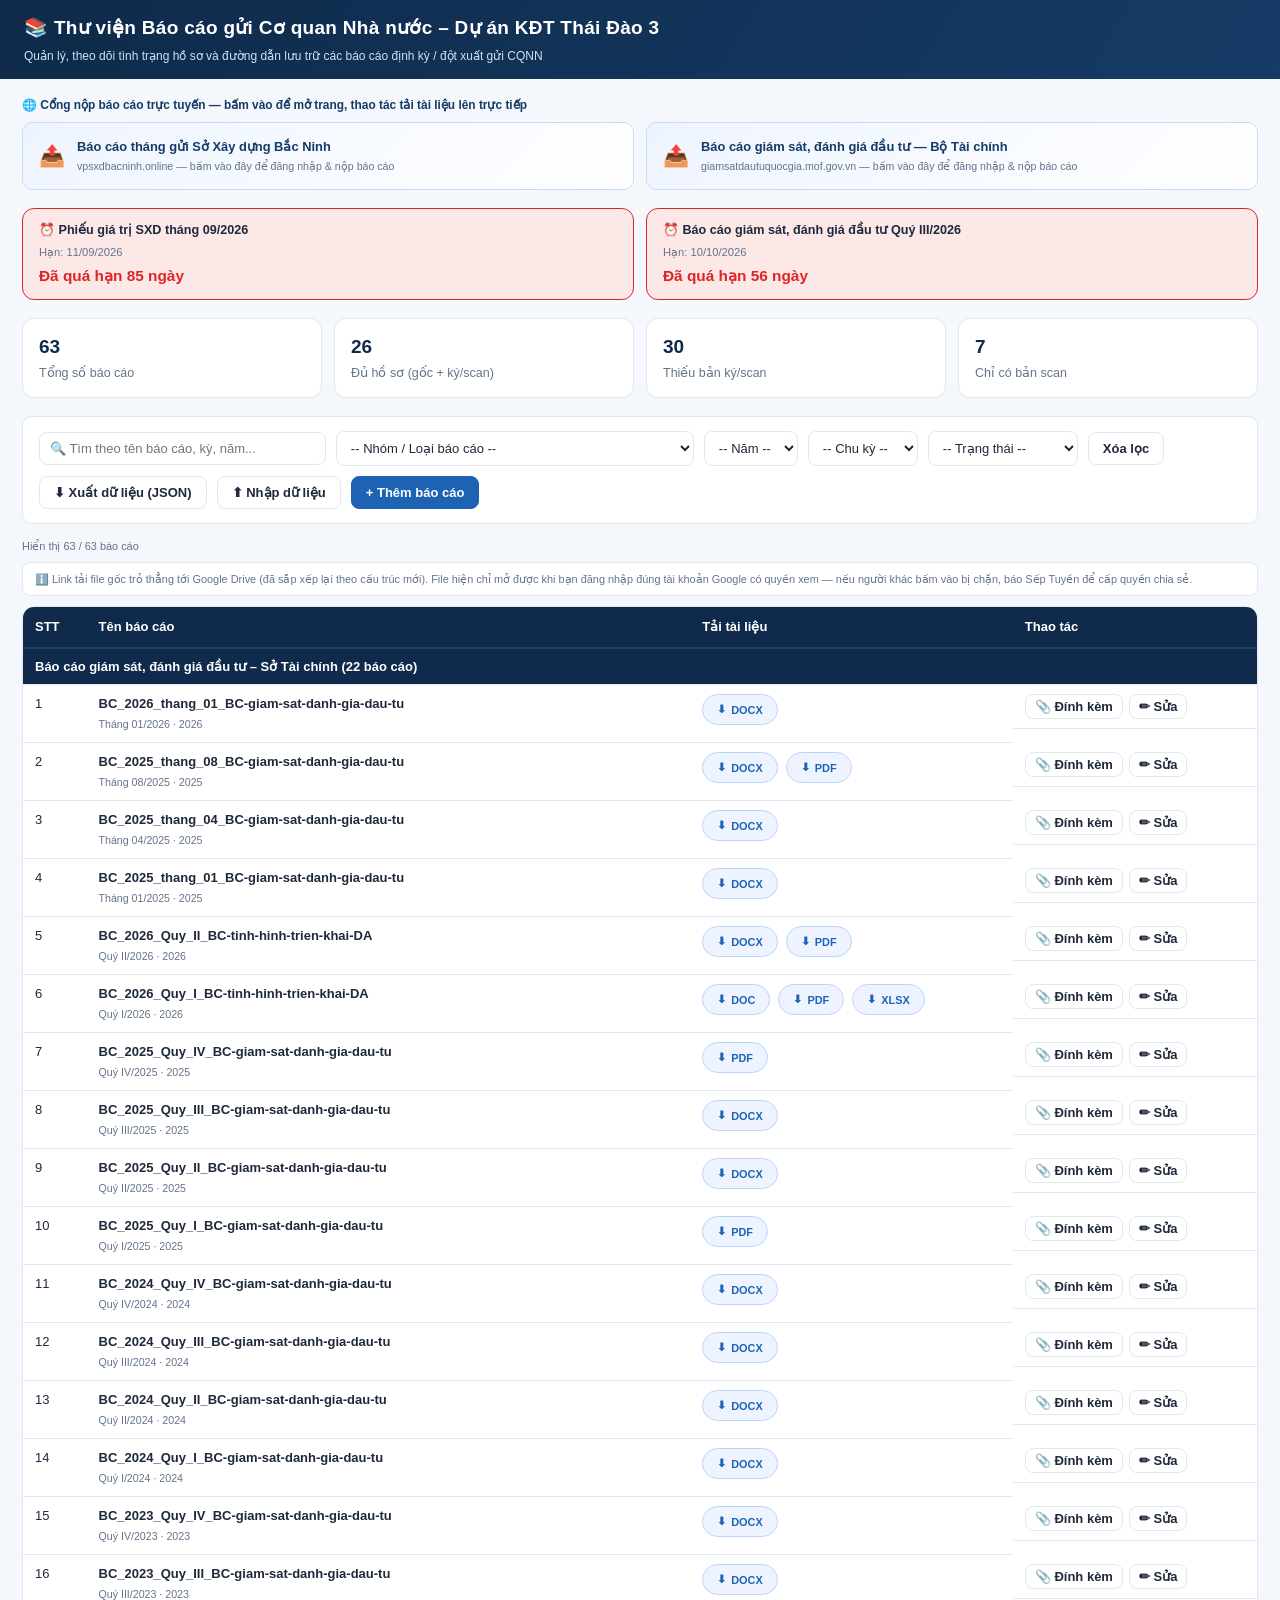
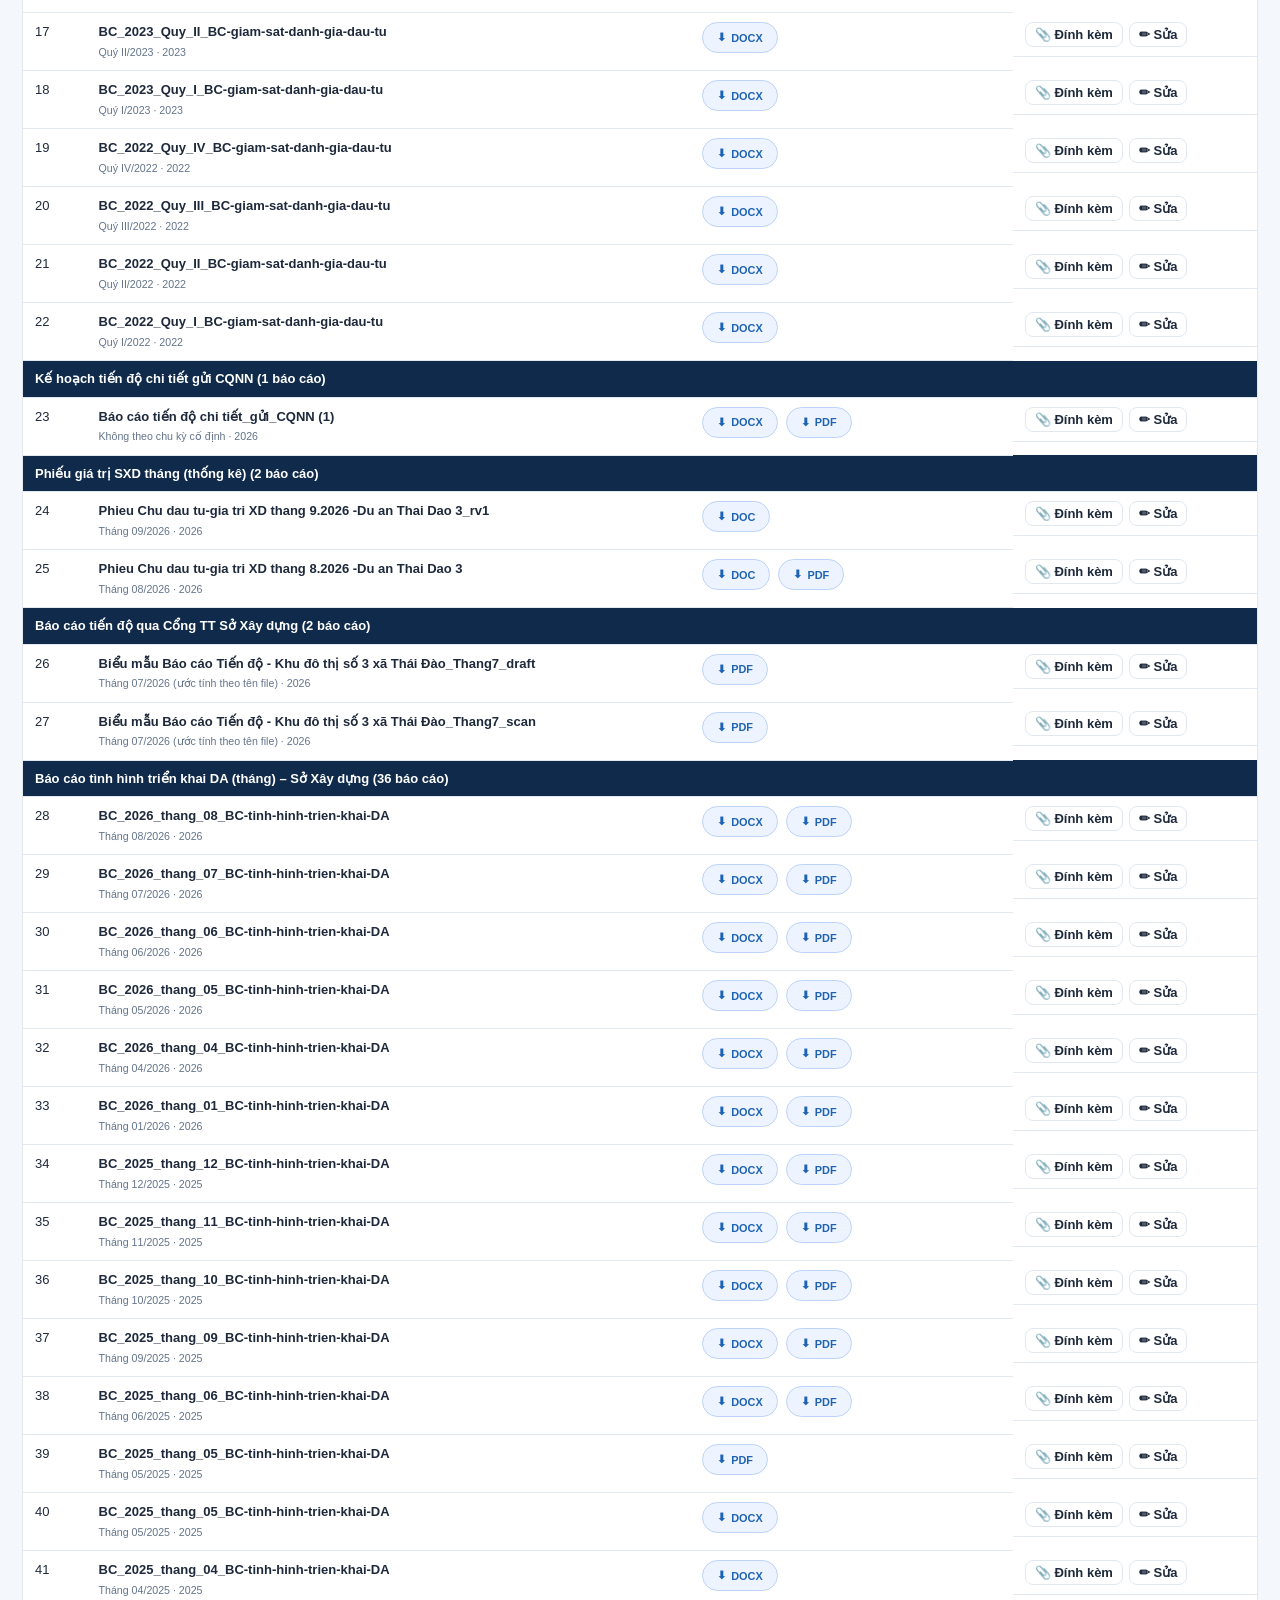
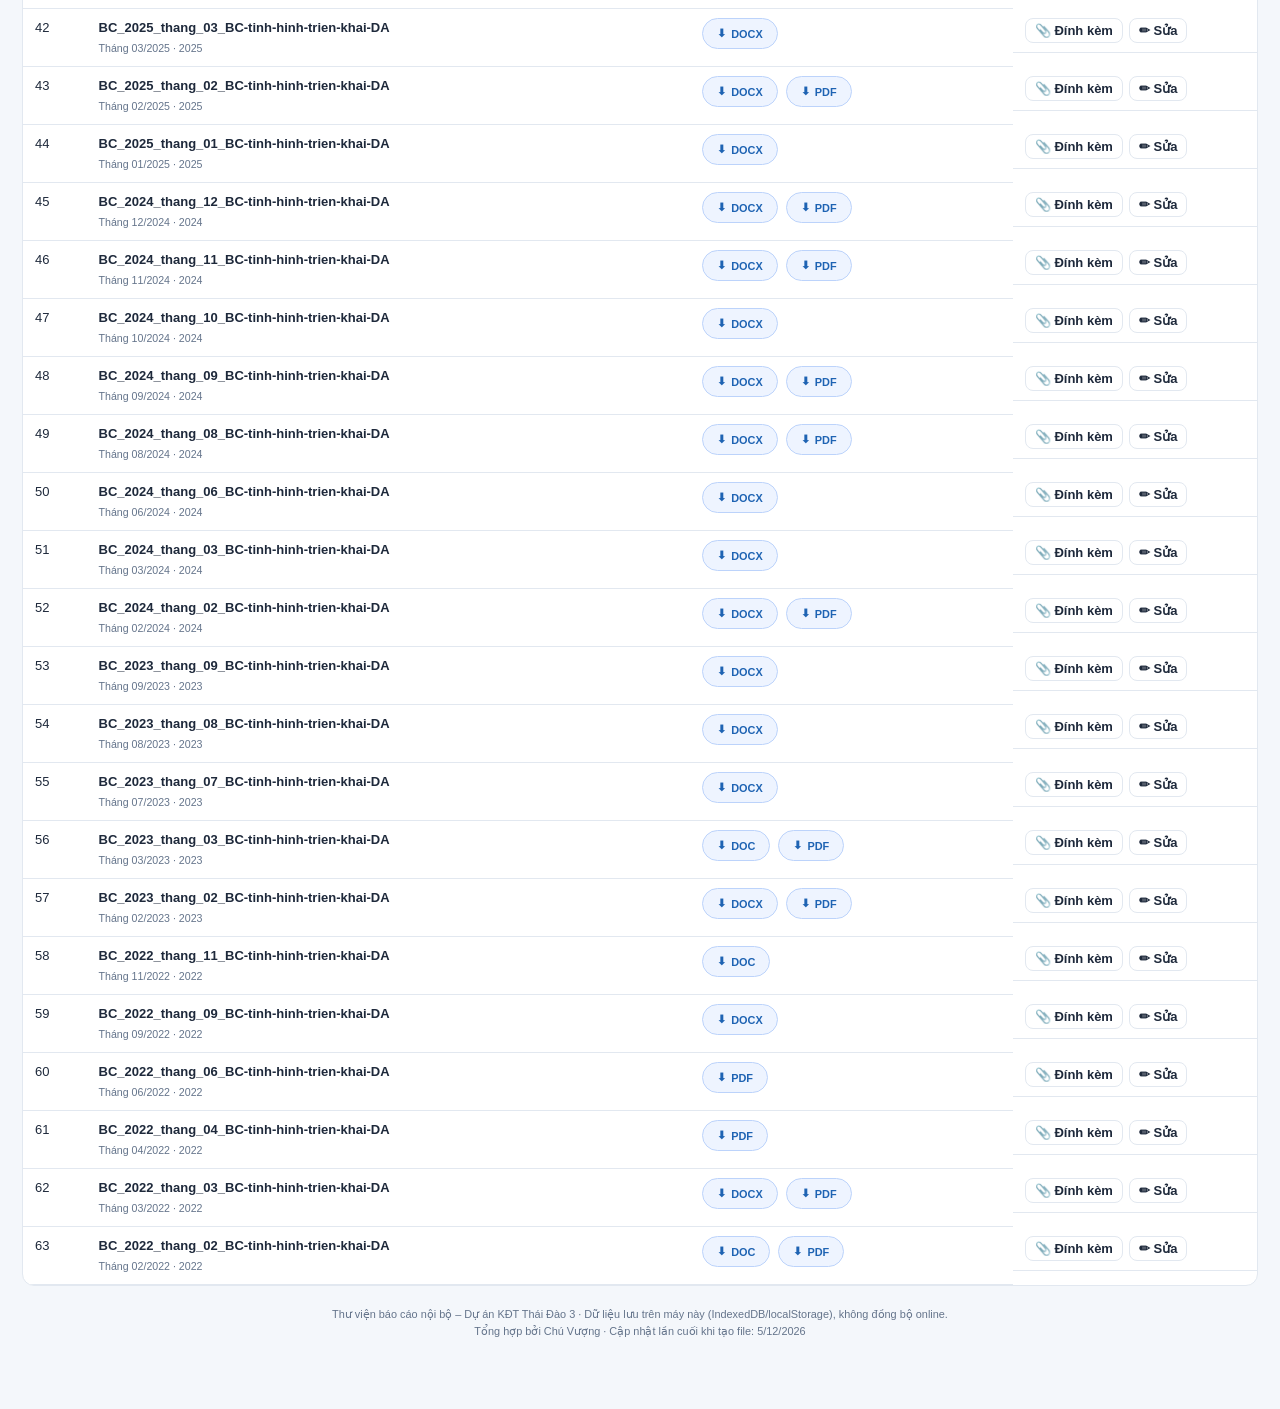
<file: pages/thu-vien-bao-cao.html>
<!DOCTYPE html>
<html lang="vi" data-theme="light" data-tone="bh">
<head>
<meta charset="UTF-8">
<meta name="viewport" content="width=device-width, initial-scale=1.0">
<title>Thư viện Báo cáo gửi CQNN – Dự án Thái Đào 3</title>
<style>
  :root{
    --navy:#0f2a4a; --navy2:#123a63; --blue:#2563eb; --blue-light:#eef4ff;
    --green:#15803d; --green-bg:#e8f7ee;
    --amber:#b45309; --amber-bg:#fef3e0;
    --gray:#475569; --gray-bg:#eef1f5;
    --red:#b91c1c; --red-bg:#fde8e8;
    --border:#e2e8f0; --text:#1e293b; --muted:#64748b; --bg:#f6f8fb;
  }
  *{box-sizing:border-box;}
  body{margin:0;font-family:"Segoe UI",Arial,sans-serif;background:var(--bg);color:var(--text);}
  header{background:linear-gradient(135deg,var(--navy),var(--navy2));color:#fff;padding:22px 28px;}
  header h1{margin:0;font-size:1.35rem;font-weight:700;}
  header p{margin:4px 0 0;font-size:.85rem;color:#cfe0f5;}
  .container{max-width:1280px;margin:0 auto;padding:20px 20px 60px;}

  /* Portal quick-access */
  #portal-section{margin-bottom:18px;}
  .portal-title{font-size:.85rem;font-weight:700;color:var(--navy2);margin-bottom:8px;}
  #portalLinks{display:flex;flex-wrap:wrap;gap:12px;}
  .portal-btn{flex:1 1 320px;display:flex;align-items:center;gap:12px;background:linear-gradient(135deg,#eef4ff,#ffffff);border:1px solid #c7dbfb;border-radius:10px;padding:14px 16px;text-decoration:none;color:var(--text);transition:box-shadow .15s,transform .15s;}
  .portal-btn:hover{box-shadow:0 4px 14px rgba(37,99,235,.18);transform:translateY(-1px);}
  .portal-ico{font-size:1.5rem;}
  .portal-name{display:block;font-weight:700;color:var(--navy2);font-size:.92rem;}
  .portal-sub{display:block;font-size:.76rem;color:var(--muted);margin-top:2px;}
  .drive-note{font-size:.78rem;color:var(--muted);margin-bottom:10px;background:#fff;border:1px solid var(--border);border-radius:8px;padding:8px 12px;}

  /* Deadline banner */
  #deadlines{display:flex;flex-wrap:wrap;gap:12px;margin-bottom:18px;}
  .dl-card{flex:1 1 260px;border-radius:10px;padding:12px 16px;border:1px solid var(--border);background:#fff;display:flex;flex-direction:column;gap:4px;}
  .dl-card.urgent{border-color:var(--red);background:var(--red-bg);}
  .dl-card.soon{border-color:var(--amber);background:var(--amber-bg);}
  .dl-card.ok{border-color:var(--green);background:var(--green-bg);}
  .dl-card .dl-label{font-weight:600;font-size:.9rem;}
  .dl-card .dl-meta{font-size:.8rem;color:var(--muted);}
  .dl-card .dl-days{font-size:1.1rem;font-weight:700;}
  .dl-card.urgent .dl-days{color:var(--red);}
  .dl-card.soon .dl-days{color:var(--amber);}
  .dl-card.ok .dl-days{color:var(--green);}

  /* Stat cards */
  #stats{display:grid;grid-template-columns:repeat(auto-fit,minmax(180px,1fr));gap:12px;margin-bottom:18px;}
  .stat-card{background:#fff;border:1px solid var(--border);border-radius:10px;padding:14px 16px;}
  .stat-card .num{font-size:1.7rem;font-weight:700;}
  .stat-card .lbl{font-size:.82rem;color:var(--muted);margin-top:2px;}
  .stat-card.total .num{color:var(--navy);}
  .stat-card.du .num{color:var(--green);}
  .stat-card.thieu .num{color:var(--amber);}
  .stat-card.scan .num{color:var(--gray);}

  /* Toolbar */
  #toolbar{background:#fff;border:1px solid var(--border);border-radius:10px;padding:14px 16px;margin-bottom:14px;display:flex;flex-wrap:wrap;gap:10px;align-items:center;}
  #toolbar input[type=text]{flex:1 1 220px;padding:8px 10px;border:1px solid var(--border);border-radius:8px;font-size:.88rem;}
  #toolbar select{padding:8px 10px;border:1px solid var(--border);border-radius:8px;font-size:.85rem;background:#fff;}
  .btn{padding:8px 14px;border-radius:8px;border:1px solid var(--border);background:#fff;cursor:pointer;font-size:.85rem;font-weight:600;color:var(--text);white-space:nowrap;}
  .btn:hover{background:var(--gray-bg);}
  .btn-primary{background:var(--blue);border-color:var(--blue);color:#fff;}
  .btn-primary:hover{background:#1d4ed8;}
  .btn-ghost{background:transparent;border:none;color:var(--blue);}
  .btn-sm{padding:4px 9px;font-size:.78rem;border-radius:6px;}
  .spacer{flex:1 1 auto;}

  /* Table */
  #table-wrap{background:#fff;border:1px solid var(--border);border-radius:10px;overflow-x:auto;}
  table{width:100%;border-collapse:collapse;font-size:.85rem;min-width:960px;}
  thead th{background:var(--blue-light);text-align:left;padding:10px 12px;font-weight:700;color:var(--navy2);border-bottom:2px solid var(--border);position:sticky;top:0;cursor:pointer;user-select:none;}
  thead th.nosort{cursor:default;}
  tbody td{padding:9px 12px;border-bottom:1px solid var(--border);vertical-align:top;}
  tbody tr:hover{background:#fafbfd;}
  .grp-row td{background:var(--navy);color:#fff;font-weight:700;padding:8px 12px;}
  .badge{display:inline-block;padding:2px 9px;border-radius:20px;font-size:.74rem;font-weight:700;}
  .badge.du{background:var(--green-bg);color:var(--green);}
  .badge.thieu_ky{background:var(--amber-bg);color:var(--amber);}
  .badge.chi_co_scan{background:var(--gray-bg);color:var(--gray);}
  .badge.khac{background:var(--gray-bg);color:var(--gray);}
  .path{font-size:.76rem;color:var(--muted);word-break:break-word;}
  .filetag{display:inline-block;font-size:.72rem;padding:1px 6px;border-radius:5px;background:#eef1f5;color:#334155;margin:1px 3px 1px 0;border:1px solid var(--border);}
  .filetag.up{background:#e6f0ff;color:var(--blue);border-color:#c7dbfb;}
  .dl-box{display:inline-block;}
  .dl-box .dl-title{font-size:.68rem;font-weight:700;letter-spacing:.03em;color:var(--muted);text-transform:uppercase;margin-bottom:5px;}
  .dl-btns{display:flex;flex-wrap:wrap;gap:8px;}
  a.dl-pill{display:inline-flex;align-items:center;gap:5px;padding:6px 14px;border-radius:999px;border:1px solid #bcd3fb;background:#eef4ff;color:var(--blue);font-size:.78rem;font-weight:700;text-decoration:none;white-space:nowrap;transition:background .15s,box-shadow .15s;}
  a.dl-pill:hover{background:#dce9ff;box-shadow:0 2px 6px rgba(37,99,235,.15);}
  a.dl-pill .dl-arrow{font-size:.8rem;}
  .row-actions{display:flex;gap:6px;flex-wrap:wrap;}
  .empty-row td{text-align:center;padding:30px;color:var(--muted);}

  /* Modal */
  .modal-overlay{display:none;position:fixed;inset:0;background:rgba(15,23,42,.5);align-items:center;justify-content:center;z-index:50;padding:20px;}
  .modal-overlay.show{display:flex;}
  .modal{background:#fff;border-radius:12px;max-width:520px;width:100%;max-height:88vh;overflow-y:auto;padding:22px 24px;}
  .modal h2{margin:0 0 14px;font-size:1.1rem;color:var(--navy);}
  .modal label{display:block;font-size:.82rem;font-weight:600;margin:10px 0 4px;color:#334155;}
  .modal input[type=text],.modal input[type=number],.modal input[type=file],.modal select{width:100%;padding:8px 10px;border:1px solid var(--border);border-radius:7px;font-size:.86rem;}
  .modal-actions{display:flex;justify-content:flex-end;gap:10px;margin-top:18px;}
  .modal .hint{font-size:.76rem;color:var(--muted);margin-top:4px;}
  .attach-list{margin-top:8px;display:flex;flex-direction:column;gap:6px;}
  .attach-item{display:flex;justify-content:space-between;align-items:center;background:var(--gray-bg);padding:6px 10px;border-radius:7px;font-size:.8rem;}

  footer{text-align:center;color:var(--muted);font-size:.78rem;padding:20px;}
  #toast{position:fixed;bottom:18px;left:50%;transform:translateX(-50%);background:var(--navy);color:#fff;padding:10px 18px;border-radius:8px;font-size:.85rem;opacity:0;pointer-events:none;transition:opacity .25s;z-index:100;}
  #toast.show{opacity:1;}
  .count-tag{font-size:.78rem;color:var(--muted);}
  @media (max-width:640px){
    header{padding:16px;}
    .container{padding:14px;}
  }
</style>
<style id="bh-theme">
/* ============ BH-THEME v1 — đồng nhất với Dashboard tổng ============ */
:root{--bh-navy:#0f2a4a;--bh-navy2:#153b66;--bh-blue:#1e63b3;--bh-sky:#e8f1fb;--bh-bg:#f4f7fb;
--bh-card:#fff;--bh-line:#e2e8f0;--bh-ink:#1e293b;--bh-gray:#64748b;--bh-orange:#f59e0b;
--bh-green:#16a34a;--bh-red:#dc2626;--bh-purple:#7c3aed;--bh-teal:#0d9488;}
html{color-scheme:light !important;}
html,body{font-family:"Segoe UI",Roboto,Arial,sans-serif !important;font-size:14px !important;
  line-height:1.5 !important;background:#f4f7fb !important;color:#1e293b !important;}
*{font-family:inherit !important;text-shadow:none !important;}
h1{font-size:20px !important;font-weight:800 !important;letter-spacing:.3px !important;}
h2{font-size:16px !important;font-weight:700 !important;color:#0f2a4a !important;}
h3{font-size:13.5px !important;font-weight:700 !important;color:#153b66 !important;letter-spacing:0 !important;}
a{color:#1e63b3 !important;}
p,li,label,span,div{letter-spacing:0 !important;}
button{font-size:13px !important;font-weight:600 !important;border-radius:8px !important;cursor:pointer;}
input,select,textarea{font-size:13px !important;border-radius:8px !important;background:#fff !important;
  color:#1e293b !important;border:1px solid #e2e8f0 !important;}
table{border-collapse:collapse !important;font-size:13px !important;font-variant-numeric:tabular-nums;}
th{background:#0f2a4a !important;color:#fff !important;font-weight:600 !important;
  border-color:#1c3f68 !important;}
td{border-bottom:1px solid #e2e8f0 !important;}
tbody tr:hover{background:#e8f1fb !important;}
[class*="card"],[class*="panel"],[class*="box"],[id*="wrap"]{border-radius:12px !important;}
::-webkit-scrollbar{width:10px;height:10px}
::-webkit-scrollbar-thumb{background:#c9d6e5;border-radius:6px}
::-webkit-scrollbar-track{background:#eef2f7}
.bh-hero{background:linear-gradient(120deg,#0f2a4a,#153b66) !important;color:#fff !important;
  border-radius:12px !important;padding:14px 20px !important;margin-bottom:18px !important;
  box-shadow:0 2px 8px rgba(15,42,74,.18) !important;border:none !important;}
.bh-hero h1,.bh-hero h2,.bh-hero p,.bh-hero span,.bh-hero div{color:#fff !important;}

:root{--navy:#0f2a4a !important;--navy2:#153b66 !important;--blue:#1e63b3 !important;
 --blue-light:#e8f1fb !important;--green:#16a34a !important;--amber:#f59e0b !important;
 --gray:#64748b !important;--red:#dc2626 !important;--border:#e2e8f0 !important;
 --text:#1e293b !important;--muted:#64748b !important;--bg:#f4f7fb !important;}
header{background:linear-gradient(120deg,#0f2a4a,#153b66) !important;padding:14px 24px !important;}
header h1{color:#fff !important;font-size:19px !important;}
header p{color:#cfe0f5 !important;font-size:12px !important;}
.container{max-width:1400px !important;padding:18px 22px 50px !important;}
thead th{background:#0f2a4a !important;color:#fff !important;}
.stat-card .num{font-size:19px !important;color:#0f2a4a !important;}
.stat-card .lbl{font-size:12.5px !important;color:#64748b !important;}
.btn-primary{background:#1e63b3 !important;border-color:#1e63b3 !important;}
</style>
</head>
<body>

<header>
  <h1>📚 Thư viện Báo cáo gửi Cơ quan Nhà nước – Dự án KĐT Thái Đào 3</h1>
  <p>Quản lý, theo dõi tình trạng hồ sơ và đường dẫn lưu trữ các báo cáo định kỳ / đột xuất gửi CQNN</p>
</header>

<div class="container">

  <section id="portal-section">
    <div class="portal-title">🌐 Cổng nộp báo cáo trực tuyến — bấm vào để mở trang, thao tác tải tài liệu lên trực tiếp</div>
    <div id="portalLinks">
      <a class="portal-btn" href="https://vpsxdbacninh.online/login.php" target="_blank" rel="noopener">
        <span class="portal-ico">📤</span>
        <span>
          <span class="portal-name">Báo cáo tháng gửi Sở Xây dựng Bắc Ninh</span>
          <span class="portal-sub">vpsxdbacninh.online — bấm vào đây để đăng nhập &amp; nộp báo cáo</span>
        </span>
      </a>
      <a class="portal-btn" href="https://giamsatdautuquocgia.mof.gov.vn/Pages/default.aspx" target="_blank" rel="noopener">
        <span class="portal-ico">📤</span>
        <span>
          <span class="portal-name">Báo cáo giám sát, đánh giá đầu tư — Bộ Tài chính</span>
          <span class="portal-sub">giamsatdautuquocgia.mof.gov.vn — bấm vào đây để đăng nhập &amp; nộp báo cáo</span>
        </span>
      </a>
    </div>
  </section>

  <section id="deadlines"></section>

  <section id="stats"></section>

  <section id="toolbar">
    <input type="text" id="searchBox" placeholder="🔍 Tìm theo tên báo cáo, kỳ, năm...">
    <select id="filterNhom"><option value="">-- Nhóm / Loại báo cáo --</option></select>
    <select id="filterNam"><option value="">-- Năm --</option></select>
    <select id="filterChuKy"><option value="">-- Chu kỳ --</option></select>
    <select id="filterTrangThai"><option value="">-- Trạng thái --</option></select>
    <button class="btn" id="btnClearFilter">Xóa lọc</button>
    <div class="spacer"></div>
    <button class="btn" id="btnExport">⬇ Xuất dữ liệu (JSON)</button>
    <button class="btn" id="btnImportTrigger">⬆ Nhập dữ liệu</button>
    <input type="file" id="importFile" accept="application/json" style="display:none;">
    <button class="btn btn-primary" id="btnAddReport">+ Thêm báo cáo</button>
  </section>

  <div style="margin-bottom:8px;" class="count-tag" id="resultCount"></div>
  <div class="drive-note">ℹ️ Link tải file gốc trỏ thẳng tới Google Drive (đã sắp xếp lại theo cấu trúc mới). File hiện chỉ mở được khi bạn đăng nhập đúng tài khoản Google có quyền xem — nếu người khác bấm vào bị chặn, báo Sếp Tuyền để cấp quyền chia sẻ.</div>

  <section id="table-wrap">
    <table id="reportTable">
      <thead>
        <tr>
          <th data-sort="stt" class="nosort">STT</th>
          <th data-sort="ten_file_goc">Tên báo cáo</th>
          <th class="nosort">Tải tài liệu</th>
          <th class="nosort">Thao tác</th>
        </tr>
      </thead>
      <tbody id="tableBody"></tbody>
    </table>
  </section>

  <footer>
    Thư viện báo cáo nội bộ – Dự án KĐT Thái Đào 3 · Dữ liệu lưu trên máy này (IndexedDB/localStorage), không đồng bộ online.<br>
    Tổng hợp bởi Chú Vượng · Cập nhật lần cuối khi tạo file: <span id="genDate"></span>
  </footer>
</div>

<!-- Modal: Thêm / Sửa báo cáo -->
<div class="modal-overlay" id="modalAdd">
  <div class="modal">
    <h2 id="modalAddTitle">+ Thêm báo cáo mới</h2>
    <input type="hidden" id="editId">
    <label>Tên báo cáo *</label>
    <input type="text" id="fTen" placeholder="VD: BC_2026_thang_09_Phieu_gia_tri_XD">
    <label>Nhóm / loại báo cáo *</label>
    <select id="fNhom"></select>
    <label>Năm *</label>
    <input type="number" id="fNam" placeholder="2026">
    <label>Kỳ báo cáo (nhãn hiển thị) *</label>
    <input type="text" id="fKy" placeholder="VD: Tháng 09/2026 hoặc Quý III/2026">
    <label>Trạng thái hồ sơ *</label>
    <select id="fTrangThai">
      <option value="du">Đủ hồ sơ (có bản gốc + bản ký/scan)</option>
      <option value="thieu_ky">Thiếu bản ký/scan</option>
      <option value="chi_co_scan">Chỉ có bản scan</option>
      <option value="khac">Khác</option>
    </select>
    <label>Ghi chú vị trí lưu trữ (tùy chọn)</label>
    <input type="text" id="fViTri" placeholder="VD: 1_Dinh_ky/1.1_Thang/...">
    <div class="modal-actions">
      <button class="btn" onclick="closeModal('modalAdd')">Hủy</button>
      <button class="btn btn-primary" id="btnSaveReport">Lưu báo cáo</button>
    </div>
  </div>
</div>

<!-- Modal: Đính kèm file -->
<div class="modal-overlay" id="modalUpload">
  <div class="modal">
    <h2>Đính kèm file cho báo cáo</h2>
    <p id="uploadReportName" style="font-weight:600;color:var(--navy2);"></p>
    <label>Chọn file từ máy tính</label>
    <input type="file" id="uploadFileInput" multiple>
    <p class="hint">File sẽ được lưu trong trình duyệt (IndexedDB) trên máy này, gắn liền với báo cáo. Không tải lên server nào.</p>
    <div class="attach-list" id="attachList"></div>
    <div class="modal-actions">
      <button class="btn" onclick="closeModal('modalUpload')">Đóng</button>
    </div>
  </div>
</div>

<div id="toast"></div>

<script>
/* =========================================================
   DỮ LIỆU GỐC (63 báo cáo đã rà soát từ thư mục _bao_cao, mỗi báo cáo chỉ giữ version mới nhất)
   ========================================================= */
const REPORTS_DATA = [
  {
    "id": 1,
    "nhom": "giam_sat_dau_tu",
    "nhom_label": "Báo cáo giám sát, đánh giá đầu tư – Sở Tài chính",
    "chu_ky": "quy",
    "nam": 2026,
    "ky_label": "Tháng 01/2026",
    "sort_key": 202601,
    "ten_file_goc": "BC_2026_thang_01_BC-giam-sat-danh-gia-dau-tu",
    "files": [
      {
        "ext": "docx",
        "size": 33764,
        "fname": "BC_2026_thang_01_BC-giam-sat-danh-gia-dau-tu.docx",
        "duong_dan_moi": "1_Dinh_ky/1.2_Quy/SoTC_giam_sat_danh_gia_dau_tu/2026/BC_2026_thang_01_BC-giam-sat-danh-gia-dau-tu.docx",
        "drive_file_id": "1HMiUymoFfGnu08e0HV0-QVS0-aTnIsrB"
      }
    ],
    "trang_thai": "thieu_ky",
    "duong_dan_cu": "4_Baocao_Thang_SoXD",
    "thu_muc_moi": "1_Dinh_ky/1.2_Quy/SoTC_giam_sat_danh_gia_dau_tu/2026"
  },
  {
    "id": 2,
    "nhom": "giam_sat_dau_tu",
    "nhom_label": "Báo cáo giám sát, đánh giá đầu tư – Sở Tài chính",
    "chu_ky": "quy",
    "nam": 2025,
    "ky_label": "Tháng 08/2025",
    "sort_key": 202508,
    "ten_file_goc": "BC_2025_thang_08_BC-giam-sat-danh-gia-dau-tu",
    "files": [
      {
        "ext": "docx",
        "size": 31892,
        "fname": "BC_2025_thang_08_BC-giam-sat-danh-gia-dau-tu.docx",
        "duong_dan_moi": "1_Dinh_ky/1.2_Quy/SoTC_giam_sat_danh_gia_dau_tu/2025/BC_2025_thang_08_BC-giam-sat-danh-gia-dau-tu.docx",
        "drive_file_id": "1jCF0ibBRvMXhCBxAy8VaYKs-yuWxsjty"
      },
      {
        "ext": "pdf",
        "size": 1794300,
        "fname": "BC_2025_thang_08_BC-giam-sat-danh-gia-dau-tu.pdf",
        "duong_dan_moi": "1_Dinh_ky/1.2_Quy/SoTC_giam_sat_danh_gia_dau_tu/2025/BC_2025_thang_08_BC-giam-sat-danh-gia-dau-tu.pdf",
        "drive_file_id": "1AakPOUXORRZXrp2vO0WObPSWvOwykznD"
      }
    ],
    "trang_thai": "du",
    "duong_dan_cu": "4_Baocao_Thang_SoXD",
    "thu_muc_moi": "1_Dinh_ky/1.2_Quy/SoTC_giam_sat_danh_gia_dau_tu/2025"
  },
  {
    "id": 3,
    "nhom": "giam_sat_dau_tu",
    "nhom_label": "Báo cáo giám sát, đánh giá đầu tư – Sở Tài chính",
    "chu_ky": "quy",
    "nam": 2025,
    "ky_label": "Tháng 04/2025",
    "sort_key": 202504,
    "ten_file_goc": "BC_2025_thang_04_BC-giam-sat-danh-gia-dau-tu",
    "files": [
      {
        "ext": "docx",
        "size": 27724,
        "fname": "BC_2025_thang_04_BC-giam-sat-danh-gia-dau-tu.docx",
        "duong_dan_moi": "1_Dinh_ky/1.2_Quy/SoTC_giam_sat_danh_gia_dau_tu/2025/BC_2025_thang_04_BC-giam-sat-danh-gia-dau-tu.docx",
        "drive_file_id": "1-fHFIt6wn4JhU_6QUqygm22_jfolp0O5"
      }
    ],
    "trang_thai": "thieu_ky",
    "duong_dan_cu": "4_Baocao_Thang_SoXD",
    "thu_muc_moi": "1_Dinh_ky/1.2_Quy/SoTC_giam_sat_danh_gia_dau_tu/2025"
  },
  {
    "id": 4,
    "nhom": "giam_sat_dau_tu",
    "nhom_label": "Báo cáo giám sát, đánh giá đầu tư – Sở Tài chính",
    "chu_ky": "quy",
    "nam": 2025,
    "ky_label": "Tháng 01/2025",
    "sort_key": 202501,
    "ten_file_goc": "BC_2025_thang_01_BC-giam-sat-danh-gia-dau-tu",
    "files": [
      {
        "ext": "docx",
        "size": 27912,
        "fname": "BC_2025_thang_01_BC-giam-sat-danh-gia-dau-tu.docx",
        "duong_dan_moi": "1_Dinh_ky/1.2_Quy/SoTC_giam_sat_danh_gia_dau_tu/2025/BC_2025_thang_01_BC-giam-sat-danh-gia-dau-tu.docx",
        "drive_file_id": "1tIO2XJbb8suYwQfDjq9awu9yVCcDQ7ie"
      }
    ],
    "trang_thai": "thieu_ky",
    "duong_dan_cu": "4_Baocao_Thang_SoXD",
    "thu_muc_moi": "1_Dinh_ky/1.2_Quy/SoTC_giam_sat_danh_gia_dau_tu/2025"
  },
  {
    "id": 5,
    "nhom": "giam_sat_dau_tu",
    "nhom_label": "Báo cáo giám sát, đánh giá đầu tư – Sở Tài chính",
    "chu_ky": "quy",
    "nam": 2026,
    "ky_label": "Quý II/2026",
    "sort_key": 20262,
    "ten_file_goc": "BC_2026_Quy_II_BC-tinh-hinh-trien-khai-DA",
    "files": [
      {
        "ext": "docx",
        "size": 28965,
        "fname": "BC_2026_Quy_II_BC-tinh-hinh-trien-khai-DA.docx",
        "duong_dan_moi": "1_Dinh_ky/1.2_Quy/SoTC_giam_sat_danh_gia_dau_tu/2026/BC_2026_Quy_II_BC-tinh-hinh-trien-khai-DA.docx",
        "drive_file_id": "1NVj3YS9oM-ZLb8727D71h0B8IqFt9lcy"
      },
      {
        "ext": "pdf",
        "size": 1368583,
        "fname": "BC_2026_Quy_II_BC-tinh-hinh-trien-khai-DA.pdf",
        "duong_dan_moi": "1_Dinh_ky/1.2_Quy/SoTC_giam_sat_danh_gia_dau_tu/2026/BC_2026_Quy_II_BC-tinh-hinh-trien-khai-DA.pdf",
        "drive_file_id": "1qIupwwwaXpMT1Izr-BIyuYOZ6mE0uUiO"
      }
    ],
    "trang_thai": "du",
    "duong_dan_cu": "5_Baocao_Quy_SoTC",
    "thu_muc_moi": "1_Dinh_ky/1.2_Quy/SoTC_giam_sat_danh_gia_dau_tu/2026"
  },
  {
    "id": 6,
    "nhom": "giam_sat_dau_tu",
    "nhom_label": "Báo cáo giám sát, đánh giá đầu tư – Sở Tài chính",
    "chu_ky": "quy",
    "nam": 2026,
    "ky_label": "Quý I/2026",
    "sort_key": 20261,
    "ten_file_goc": "BC_2026_Quy_I_BC-tinh-hinh-trien-khai-DA",
    "files": [
      {
        "ext": "doc",
        "size": 86528,
        "fname": "BC_2026_Quy_I_BC-tinh-hinh-trien-khai-DA.doc",
        "duong_dan_moi": "1_Dinh_ky/1.2_Quy/SoTC_giam_sat_danh_gia_dau_tu/2026/BC_2026_Quy_I_BC-tinh-hinh-trien-khai-DA.doc",
        "drive_file_id": "119Gayqc-bVwL_Yp12kJj3tKWWfVyEsen"
      },
      {
        "ext": "pdf",
        "size": 2178687,
        "fname": "BC_2026_Quy_I_BC-tinh-hinh-trien-khai-DA.pdf",
        "duong_dan_moi": "1_Dinh_ky/1.2_Quy/SoTC_giam_sat_danh_gia_dau_tu/2026/BC_2026_Quy_I_BC-tinh-hinh-trien-khai-DA.pdf",
        "drive_file_id": "1aKcv2WDS8fS74zfu1c4xFYUoIdlO2AAV"
      },
      {
        "ext": "xlsx",
        "size": 35428,
        "fname": "BC_2026_Quy_I_BC-tinh-hinh-trien-khai-DA.xlsx",
        "duong_dan_moi": "1_Dinh_ky/1.2_Quy/SoTC_giam_sat_danh_gia_dau_tu/2026/BC_2026_Quy_I_BC-tinh-hinh-trien-khai-DA.xlsx",
        "drive_file_id": "1FQzESwSlC2D0u9tbczuRqSJGd2dHBBKA"
      }
    ],
    "trang_thai": "du",
    "duong_dan_cu": "5_Baocao_Quy_SoTC",
    "thu_muc_moi": "1_Dinh_ky/1.2_Quy/SoTC_giam_sat_danh_gia_dau_tu/2026"
  },
  {
    "id": 7,
    "nhom": "giam_sat_dau_tu",
    "nhom_label": "Báo cáo giám sát, đánh giá đầu tư – Sở Tài chính",
    "chu_ky": "quy",
    "nam": 2025,
    "ky_label": "Quý IV/2025",
    "sort_key": 20254,
    "ten_file_goc": "BC_2025_Quy_IV_BC-giam-sat-danh-gia-dau-tu",
    "files": [
      {
        "ext": "pdf",
        "size": 3037265,
        "fname": "BC_2025_Quy_IV_BC-giam-sat-danh-gia-dau-tu.pdf",
        "duong_dan_moi": "1_Dinh_ky/1.2_Quy/SoTC_giam_sat_danh_gia_dau_tu/2025/BC_2025_Quy_IV_BC-giam-sat-danh-gia-dau-tu.pdf",
        "drive_file_id": "1MMR5QWoMr5LcvLuahgdoJmogPXzFXo04"
      }
    ],
    "trang_thai": "chi_co_scan",
    "duong_dan_cu": "5_Baocao_Quy_SoTC",
    "thu_muc_moi": "1_Dinh_ky/1.2_Quy/SoTC_giam_sat_danh_gia_dau_tu/2025"
  },
  {
    "id": 8,
    "nhom": "giam_sat_dau_tu",
    "nhom_label": "Báo cáo giám sát, đánh giá đầu tư – Sở Tài chính",
    "chu_ky": "quy",
    "nam": 2025,
    "ky_label": "Quý III/2025",
    "sort_key": 20253,
    "ten_file_goc": "BC_2025_Quy_III_BC-giam-sat-danh-gia-dau-tu",
    "files": [
      {
        "ext": "docx",
        "size": 28939,
        "fname": "BC_2025_Quy_III_BC-giam-sat-danh-gia-dau-tu.docx",
        "duong_dan_moi": "1_Dinh_ky/1.2_Quy/SoTC_giam_sat_danh_gia_dau_tu/2025/BC_2025_Quy_III_BC-giam-sat-danh-gia-dau-tu.docx",
        "drive_file_id": "1KEcFJ6ak3Z3jgJ6VLoco5LAENzjAssaG"
      }
    ],
    "trang_thai": "thieu_ky",
    "duong_dan_cu": "5_Baocao_Quy_SoTC",
    "thu_muc_moi": "1_Dinh_ky/1.2_Quy/SoTC_giam_sat_danh_gia_dau_tu/2025"
  },
  {
    "id": 9,
    "nhom": "giam_sat_dau_tu",
    "nhom_label": "Báo cáo giám sát, đánh giá đầu tư – Sở Tài chính",
    "chu_ky": "quy",
    "nam": 2025,
    "ky_label": "Quý II/2025",
    "sort_key": 20252,
    "ten_file_goc": "BC_2025_Quy_II_BC-giam-sat-danh-gia-dau-tu",
    "files": [
      {
        "ext": "docx",
        "size": 29090,
        "fname": "BC_2025_Quy_II_BC-giam-sat-danh-gia-dau-tu.docx",
        "duong_dan_moi": "1_Dinh_ky/1.2_Quy/SoTC_giam_sat_danh_gia_dau_tu/2025/BC_2025_Quy_II_BC-giam-sat-danh-gia-dau-tu.docx",
        "drive_file_id": "1_oAYdAXoYR5Zs5MMbk5ysX-atcY3A7ya"
      }
    ],
    "trang_thai": "thieu_ky",
    "duong_dan_cu": "5_Baocao_Quy_SoTC",
    "thu_muc_moi": "1_Dinh_ky/1.2_Quy/SoTC_giam_sat_danh_gia_dau_tu/2025"
  },
  {
    "id": 10,
    "nhom": "giam_sat_dau_tu",
    "nhom_label": "Báo cáo giám sát, đánh giá đầu tư – Sở Tài chính",
    "chu_ky": "quy",
    "nam": 2025,
    "ky_label": "Quý I/2025",
    "sort_key": 20251,
    "ten_file_goc": "BC_2025_Quy_I_BC-giam-sat-danh-gia-dau-tu",
    "files": [
      {
        "ext": "pdf",
        "size": 1471798,
        "fname": "BC_2025_Quy_I_BC-giam-sat-danh-gia-dau-tu.pdf",
        "duong_dan_moi": "1_Dinh_ky/1.2_Quy/SoTC_giam_sat_danh_gia_dau_tu/2025/BC_2025_Quy_I_BC-giam-sat-danh-gia-dau-tu.pdf",
        "drive_file_id": "1FmiSTPi9u-e-qXy7uw1HxwBcEXjHY6uT"
      }
    ],
    "trang_thai": "chi_co_scan",
    "duong_dan_cu": "5_Baocao_Quy_SoTC",
    "thu_muc_moi": "1_Dinh_ky/1.2_Quy/SoTC_giam_sat_danh_gia_dau_tu/2025"
  },
  {
    "id": 11,
    "nhom": "giam_sat_dau_tu",
    "nhom_label": "Báo cáo giám sát, đánh giá đầu tư – Sở Tài chính",
    "chu_ky": "quy",
    "nam": 2024,
    "ky_label": "Quý IV/2024",
    "sort_key": 20244,
    "ten_file_goc": "BC_2024_Quy_IV_BC-giam-sat-danh-gia-dau-tu",
    "files": [
      {
        "ext": "docx",
        "size": 28128,
        "fname": "BC_2024_Quy_IV_BC-giam-sat-danh-gia-dau-tu.docx",
        "duong_dan_moi": "1_Dinh_ky/1.2_Quy/SoTC_giam_sat_danh_gia_dau_tu/2024/BC_2024_Quy_IV_BC-giam-sat-danh-gia-dau-tu.docx",
        "drive_file_id": "17CFiUin9y9VOsVs7-C4KeoHrUvUgCKTz"
      }
    ],
    "trang_thai": "thieu_ky",
    "duong_dan_cu": "5_Baocao_Quy_SoTC",
    "thu_muc_moi": "1_Dinh_ky/1.2_Quy/SoTC_giam_sat_danh_gia_dau_tu/2024"
  },
  {
    "id": 12,
    "nhom": "giam_sat_dau_tu",
    "nhom_label": "Báo cáo giám sát, đánh giá đầu tư – Sở Tài chính",
    "chu_ky": "quy",
    "nam": 2024,
    "ky_label": "Quý III/2024",
    "sort_key": 20243,
    "ten_file_goc": "BC_2024_Quy_III_BC-giam-sat-danh-gia-dau-tu",
    "files": [
      {
        "ext": "docx",
        "size": 28119,
        "fname": "BC_2024_Quy_III_BC-giam-sat-danh-gia-dau-tu.docx",
        "duong_dan_moi": "1_Dinh_ky/1.2_Quy/SoTC_giam_sat_danh_gia_dau_tu/2024/BC_2024_Quy_III_BC-giam-sat-danh-gia-dau-tu.docx",
        "drive_file_id": "1l7EQqANs7MUIMdtloRi45UksY_IxX1uD"
      }
    ],
    "trang_thai": "thieu_ky",
    "duong_dan_cu": "5_Baocao_Quy_SoTC",
    "thu_muc_moi": "1_Dinh_ky/1.2_Quy/SoTC_giam_sat_danh_gia_dau_tu/2024"
  },
  {
    "id": 13,
    "nhom": "giam_sat_dau_tu",
    "nhom_label": "Báo cáo giám sát, đánh giá đầu tư – Sở Tài chính",
    "chu_ky": "quy",
    "nam": 2024,
    "ky_label": "Quý II/2024",
    "sort_key": 20242,
    "ten_file_goc": "BC_2024_Quy_II_BC-giam-sat-danh-gia-dau-tu",
    "files": [
      {
        "ext": "docx",
        "size": 28174,
        "fname": "BC_2024_Quy_II_BC-giam-sat-danh-gia-dau-tu.docx",
        "duong_dan_moi": "1_Dinh_ky/1.2_Quy/SoTC_giam_sat_danh_gia_dau_tu/2024/BC_2024_Quy_II_BC-giam-sat-danh-gia-dau-tu.docx",
        "drive_file_id": "108HNwfbtnBZYeOtAvr7C_z3ACHStK_Dc"
      }
    ],
    "trang_thai": "thieu_ky",
    "duong_dan_cu": "5_Baocao_Quy_SoTC",
    "thu_muc_moi": "1_Dinh_ky/1.2_Quy/SoTC_giam_sat_danh_gia_dau_tu/2024"
  },
  {
    "id": 14,
    "nhom": "giam_sat_dau_tu",
    "nhom_label": "Báo cáo giám sát, đánh giá đầu tư – Sở Tài chính",
    "chu_ky": "quy",
    "nam": 2024,
    "ky_label": "Quý I/2024",
    "sort_key": 20241,
    "ten_file_goc": "BC_2024_Quy_I_BC-giam-sat-danh-gia-dau-tu",
    "files": [
      {
        "ext": "docx",
        "size": 28360,
        "fname": "BC_2024_Quy_I_BC-giam-sat-danh-gia-dau-tu.docx",
        "duong_dan_moi": "1_Dinh_ky/1.2_Quy/SoTC_giam_sat_danh_gia_dau_tu/2024/BC_2024_Quy_I_BC-giam-sat-danh-gia-dau-tu.docx",
        "drive_file_id": "1mUCcHKrPo3lMjjft3dG38ze5BH5hiozG"
      }
    ],
    "trang_thai": "thieu_ky",
    "duong_dan_cu": "5_Baocao_Quy_SoTC",
    "thu_muc_moi": "1_Dinh_ky/1.2_Quy/SoTC_giam_sat_danh_gia_dau_tu/2024"
  },
  {
    "id": 15,
    "nhom": "giam_sat_dau_tu",
    "nhom_label": "Báo cáo giám sát, đánh giá đầu tư – Sở Tài chính",
    "chu_ky": "quy",
    "nam": 2023,
    "ky_label": "Quý IV/2023",
    "sort_key": 20234,
    "ten_file_goc": "BC_2023_Quy_IV_BC-giam-sat-danh-gia-dau-tu",
    "files": [
      {
        "ext": "docx",
        "size": 28044,
        "fname": "BC_2023_Quy_IV_BC-giam-sat-danh-gia-dau-tu.docx",
        "duong_dan_moi": "1_Dinh_ky/1.2_Quy/SoTC_giam_sat_danh_gia_dau_tu/2023/BC_2023_Quy_IV_BC-giam-sat-danh-gia-dau-tu.docx",
        "drive_file_id": "1fpXZwBW2szm7nS2SR6hTfWSywr3ru7Al"
      }
    ],
    "trang_thai": "thieu_ky",
    "duong_dan_cu": "5_Baocao_Quy_SoTC",
    "thu_muc_moi": "1_Dinh_ky/1.2_Quy/SoTC_giam_sat_danh_gia_dau_tu/2023"
  },
  {
    "id": 16,
    "nhom": "giam_sat_dau_tu",
    "nhom_label": "Báo cáo giám sát, đánh giá đầu tư – Sở Tài chính",
    "chu_ky": "quy",
    "nam": 2023,
    "ky_label": "Quý III/2023",
    "sort_key": 20233,
    "ten_file_goc": "BC_2023_Quy_III_BC-giam-sat-danh-gia-dau-tu",
    "files": [
      {
        "ext": "docx",
        "size": 28064,
        "fname": "BC_2023_Quy_III_BC-giam-sat-danh-gia-dau-tu.docx",
        "duong_dan_moi": "1_Dinh_ky/1.2_Quy/SoTC_giam_sat_danh_gia_dau_tu/2023/BC_2023_Quy_III_BC-giam-sat-danh-gia-dau-tu.docx",
        "drive_file_id": "1XXXE-y8z0LtwrQ-T1unJBRXutNjW0D_1"
      }
    ],
    "trang_thai": "thieu_ky",
    "duong_dan_cu": "5_Baocao_Quy_SoTC",
    "thu_muc_moi": "1_Dinh_ky/1.2_Quy/SoTC_giam_sat_danh_gia_dau_tu/2023"
  },
  {
    "id": 17,
    "nhom": "giam_sat_dau_tu",
    "nhom_label": "Báo cáo giám sát, đánh giá đầu tư – Sở Tài chính",
    "chu_ky": "quy",
    "nam": 2023,
    "ky_label": "Quý II/2023",
    "sort_key": 20232,
    "ten_file_goc": "BC_2023_Quy_II_BC-giam-sat-danh-gia-dau-tu",
    "files": [
      {
        "ext": "docx",
        "size": 28037,
        "fname": "BC_2023_Quy_II_BC-giam-sat-danh-gia-dau-tu.docx",
        "duong_dan_moi": "1_Dinh_ky/1.2_Quy/SoTC_giam_sat_danh_gia_dau_tu/2023/BC_2023_Quy_II_BC-giam-sat-danh-gia-dau-tu.docx",
        "drive_file_id": "1axAzMV9AVYpcSmvTqHq9rXdosDNkdyZE"
      }
    ],
    "trang_thai": "thieu_ky",
    "duong_dan_cu": "5_Baocao_Quy_SoTC",
    "thu_muc_moi": "1_Dinh_ky/1.2_Quy/SoTC_giam_sat_danh_gia_dau_tu/2023"
  },
  {
    "id": 18,
    "nhom": "giam_sat_dau_tu",
    "nhom_label": "Báo cáo giám sát, đánh giá đầu tư – Sở Tài chính",
    "chu_ky": "quy",
    "nam": 2023,
    "ky_label": "Quý I/2023",
    "sort_key": 20231,
    "ten_file_goc": "BC_2023_Quy_I_BC-giam-sat-danh-gia-dau-tu",
    "files": [
      {
        "ext": "docx",
        "size": 27979,
        "fname": "BC_2023_Quy_I_BC-giam-sat-danh-gia-dau-tu.docx",
        "duong_dan_moi": "1_Dinh_ky/1.2_Quy/SoTC_giam_sat_danh_gia_dau_tu/2023/BC_2023_Quy_I_BC-giam-sat-danh-gia-dau-tu.docx",
        "drive_file_id": "1EnXED1d_pPsv_hKmZFkUh-UZO83LihZG"
      }
    ],
    "trang_thai": "thieu_ky",
    "duong_dan_cu": "5_Baocao_Quy_SoTC",
    "thu_muc_moi": "1_Dinh_ky/1.2_Quy/SoTC_giam_sat_danh_gia_dau_tu/2023"
  },
  {
    "id": 19,
    "nhom": "giam_sat_dau_tu",
    "nhom_label": "Báo cáo giám sát, đánh giá đầu tư – Sở Tài chính",
    "chu_ky": "quy",
    "nam": 2022,
    "ky_label": "Quý IV/2022",
    "sort_key": 20224,
    "ten_file_goc": "BC_2022_Quy_IV_BC-giam-sat-danh-gia-dau-tu",
    "files": [
      {
        "ext": "docx",
        "size": 28024,
        "fname": "BC_2022_Quy_IV_BC-giam-sat-danh-gia-dau-tu.docx",
        "duong_dan_moi": "1_Dinh_ky/1.2_Quy/SoTC_giam_sat_danh_gia_dau_tu/2022/BC_2022_Quy_IV_BC-giam-sat-danh-gia-dau-tu.docx",
        "drive_file_id": "1pOf5mit9gzecMYCMie5eU3fH7CzPON_o"
      }
    ],
    "trang_thai": "thieu_ky",
    "duong_dan_cu": "5_Baocao_Quy_SoTC",
    "thu_muc_moi": "1_Dinh_ky/1.2_Quy/SoTC_giam_sat_danh_gia_dau_tu/2022"
  },
  {
    "id": 20,
    "nhom": "giam_sat_dau_tu",
    "nhom_label": "Báo cáo giám sát, đánh giá đầu tư – Sở Tài chính",
    "chu_ky": "quy",
    "nam": 2022,
    "ky_label": "Quý III/2022",
    "sort_key": 20223,
    "ten_file_goc": "BC_2022_Quy_III_BC-giam-sat-danh-gia-dau-tu",
    "files": [
      {
        "ext": "docx",
        "size": 27833,
        "fname": "BC_2022_Quy_III_BC-giam-sat-danh-gia-dau-tu.docx",
        "duong_dan_moi": "1_Dinh_ky/1.2_Quy/SoTC_giam_sat_danh_gia_dau_tu/2022/BC_2022_Quy_III_BC-giam-sat-danh-gia-dau-tu.docx",
        "drive_file_id": "1dhSEtc_fO9JfhQLRRkvT33s6z82VXUt_"
      }
    ],
    "trang_thai": "thieu_ky",
    "duong_dan_cu": "5_Baocao_Quy_SoTC",
    "thu_muc_moi": "1_Dinh_ky/1.2_Quy/SoTC_giam_sat_danh_gia_dau_tu/2022"
  },
  {
    "id": 21,
    "nhom": "giam_sat_dau_tu",
    "nhom_label": "Báo cáo giám sát, đánh giá đầu tư – Sở Tài chính",
    "chu_ky": "quy",
    "nam": 2022,
    "ky_label": "Quý II/2022",
    "sort_key": 20222,
    "ten_file_goc": "BC_2022_Quy_II_BC-giam-sat-danh-gia-dau-tu",
    "files": [
      {
        "ext": "docx",
        "size": 27920,
        "fname": "BC_2022_Quy_II_BC-giam-sat-danh-gia-dau-tu.docx",
        "duong_dan_moi": "1_Dinh_ky/1.2_Quy/SoTC_giam_sat_danh_gia_dau_tu/2022/BC_2022_Quy_II_BC-giam-sat-danh-gia-dau-tu.docx",
        "drive_file_id": "1u75fE9mPKczK9OhvDdCwQYgmhUac6OiO"
      }
    ],
    "trang_thai": "thieu_ky",
    "duong_dan_cu": "5_Baocao_Quy_SoTC",
    "thu_muc_moi": "1_Dinh_ky/1.2_Quy/SoTC_giam_sat_danh_gia_dau_tu/2022"
  },
  {
    "id": 22,
    "nhom": "giam_sat_dau_tu",
    "nhom_label": "Báo cáo giám sát, đánh giá đầu tư – Sở Tài chính",
    "chu_ky": "quy",
    "nam": 2022,
    "ky_label": "Quý I/2022",
    "sort_key": 20221,
    "ten_file_goc": "BC_2022_Quy_I_BC-giam-sat-danh-gia-dau-tu",
    "files": [
      {
        "ext": "docx",
        "size": 27682,
        "fname": "BC_2022_Quy_I_BC-giam-sat-danh-gia-dau-tu.docx",
        "duong_dan_moi": "1_Dinh_ky/1.2_Quy/SoTC_giam_sat_danh_gia_dau_tu/2022/BC_2022_Quy_I_BC-giam-sat-danh-gia-dau-tu.docx",
        "drive_file_id": "124fGme98LBiQf-e0H_2NuBhcDU44lV16"
      }
    ],
    "trang_thai": "thieu_ky",
    "duong_dan_cu": "5_Baocao_Quy_SoTC",
    "thu_muc_moi": "1_Dinh_ky/1.2_Quy/SoTC_giam_sat_danh_gia_dau_tu/2022"
  },
  {
    "id": 23,
    "nhom": "ke_hoach_tien_do",
    "nhom_label": "Kế hoạch tiến độ chi tiết gửi CQNN",
    "chu_ky": "dot_xuat",
    "nam": 2026,
    "ky_label": "Không theo chu kỳ cố định",
    "sort_key": 999999,
    "ten_file_goc": "Báo cáo tiến độ chi tiết_gửi_CQNN (1)",
    "files": [
      {
        "ext": "docx",
        "size": 33940,
        "fname": "Báo cáo tiến độ chi tiết_gửi_CQNN (1).docx",
        "duong_dan_moi": "2_Dot_xuat/KH_tien_do_chi_tiet/Báo cáo tiến độ chi tiết_gửi_CQNN (1).docx",
        "drive_file_id": "1d23q7ZmfDljeuCQzwJp5XNKamCrnnt6B"
      },
      {
        "ext": "pdf",
        "size": 1214889,
        "fname": "Báo cáo tiến độ chi tiết_gửi_CQNN (1).pdf",
        "duong_dan_moi": "2_Dot_xuat/KH_tien_do_chi_tiet/Báo cáo tiến độ chi tiết_gửi_CQNN (1).pdf",
        "drive_file_id": "1sbr1XbbsJhXVoZqgcwCuE7-8ebOAkfZy"
      }
    ],
    "trang_thai": "du",
    "duong_dan_cu": "2_bao cao Tiến độ kế hoạch chi tiết",
    "thu_muc_moi": "2_Dot_xuat/KH_tien_do_chi_tiet"
  },
  {
    "id": 24,
    "nhom": "phieu_gia_tri_xd",
    "nhom_label": "Phiếu giá trị SXD tháng (thống kê)",
    "chu_ky": "thang",
    "nam": 2026,
    "ky_label": "Tháng 09/2026",
    "sort_key": 202609,
    "ten_file_goc": "Phieu Chu dau tu-gia tri XD thang 9.2026 -Du an Thai Dao 3_rv1",
    "files": [
      {
        "ext": "doc",
        "size": 91136,
        "fname": "Phieu Chu dau tu-gia tri XD thang 9.2026 -Du an Thai Dao 3_rv1.doc",
        "duong_dan_moi": "1_Dinh_ky/1.1_Thang/Phieu_gia_tri_XD_ThongKe/Phieu Chu dau tu-gia tri XD thang 9.2026 -Du an Thai Dao 3_rv1.doc",
        "drive_file_id": "1PiMbjah8J_b02VA_CEzJCZRJ9G08_GF9"
      }
    ],
    "trang_thai": "thieu_ky",
    "duong_dan_cu": "3_baocao_qua_phiếu thu thập thông tin",
    "thu_muc_moi": "1_Dinh_ky/1.1_Thang/Phieu_gia_tri_XD_ThongKe"
  },
  {
    "id": 25,
    "nhom": "phieu_gia_tri_xd",
    "nhom_label": "Phiếu giá trị SXD tháng (thống kê)",
    "chu_ky": "thang",
    "nam": 2026,
    "ky_label": "Tháng 08/2026",
    "sort_key": 202608,
    "ten_file_goc": "Phieu Chu dau tu-gia tri XD thang 8.2026 -Du an Thai Dao 3",
    "files": [
      {
        "ext": "doc",
        "size": 87552,
        "fname": "Phieu Chu dau tu-gia tri XD thang 8.2026 -Du an Thai Dao 3.doc",
        "duong_dan_moi": "1_Dinh_ky/1.1_Thang/Phieu_gia_tri_XD_ThongKe/Phieu Chu dau tu-gia tri XD thang 8.2026 -Du an Thai Dao 3.doc",
        "drive_file_id": "1BKGqLrmJsw1-HJ10KhHg5PN4Ugz12lSg"
      },
      {
        "ext": "pdf",
        "size": 775343,
        "fname": "Phieu Chu dau tu-gia tri XD thang 8.2026 -Du an Thai Dao 3.pdf",
        "duong_dan_moi": "1_Dinh_ky/1.1_Thang/Phieu_gia_tri_XD_ThongKe/Phieu Chu dau tu-gia tri XD thang 8.2026 -Du an Thai Dao 3.pdf",
        "drive_file_id": "1hl3Z_sUS1GyTepVpQu0H0jqL-tQaFMGO"
      }
    ],
    "trang_thai": "du",
    "duong_dan_cu": "3_baocao_qua_phiếu thu thập thông tin",
    "thu_muc_moi": "1_Dinh_ky/1.1_Thang/Phieu_gia_tri_XD_ThongKe"
  },
  {
    "id": 26,
    "nhom": "soxd_qua_web",
    "nhom_label": "Báo cáo tiến độ qua Cổng TT Sở Xây dựng",
    "chu_ky": "thang",
    "nam": 2026,
    "ky_label": "Tháng 07/2026 (ước tính theo tên file)",
    "sort_key": 202607,
    "ten_file_goc": "Biểu mẫu Báo cáo Tiến độ - Khu đô thị số 3 xã Thái Đào_Thang7_draft",
    "files": [
      {
        "ext": "pdf",
        "size": 150129,
        "fname": "Biểu mẫu Báo cáo Tiến độ - Khu đô thị số 3 xã Thái Đào_Thang7_draft.pdf",
        "duong_dan_moi": "1_Dinh_ky/1.1_Thang/SoXD_qua_web/Biểu mẫu Báo cáo Tiến độ - Khu đô thị số 3 xã Thái Đào_Thang7_draft.pdf",
        "drive_file_id": "1omgmKuyEIV2DC_LqjVjlz1T5_bovGa2P"
      }
    ],
    "trang_thai": "chi_co_scan",
    "duong_dan_cu": "1_baocao_qua_web_sở XD",
    "thu_muc_moi": "1_Dinh_ky/1.1_Thang/SoXD_qua_web"
  },
  {
    "id": 27,
    "nhom": "soxd_qua_web",
    "nhom_label": "Báo cáo tiến độ qua Cổng TT Sở Xây dựng",
    "chu_ky": "thang",
    "nam": 2026,
    "ky_label": "Tháng 07/2026 (ước tính theo tên file)",
    "sort_key": 202607,
    "ten_file_goc": "Biểu mẫu Báo cáo Tiến độ - Khu đô thị số 3 xã Thái Đào_Thang7_scan",
    "files": [
      {
        "ext": "pdf",
        "size": 771389,
        "fname": "Biểu mẫu Báo cáo Tiến độ - Khu đô thị số 3 xã Thái Đào_Thang7_scan.pdf",
        "duong_dan_moi": "1_Dinh_ky/1.1_Thang/SoXD_qua_web/Biểu mẫu Báo cáo Tiến độ - Khu đô thị số 3 xã Thái Đào_Thang7_scan.pdf",
        "drive_file_id": "1s5F46CaJsZHRZK2IirdZM-0RzHyndQZN"
      }
    ],
    "trang_thai": "chi_co_scan",
    "duong_dan_cu": "1_baocao_qua_web_sở XD",
    "thu_muc_moi": "1_Dinh_ky/1.1_Thang/SoXD_qua_web"
  },
  {
    "id": 28,
    "nhom": "soxd_tinh_hinh",
    "nhom_label": "Báo cáo tình hình triển khai DA (tháng) – Sở Xây dựng",
    "chu_ky": "thang",
    "nam": 2026,
    "ky_label": "Tháng 08/2026",
    "sort_key": 202608,
    "ten_file_goc": "BC_2026_thang_08_BC-tinh-hinh-trien-khai-DA",
    "files": [
      {
        "ext": "docx",
        "size": 32179,
        "fname": "BC_2026_thang_08_BC-tinh-hinh-trien-khai-DA.docx",
        "duong_dan_moi": "1_Dinh_ky/1.1_Thang/SoXD_tinh_hinh_trien_khai/2026/BC_2026_thang_08_BC-tinh-hinh-trien-khai-DA.docx",
        "drive_file_id": "1q8X23kUQkAjhuYTEV_8F1_Qts2erdNqh"
      },
      {
        "ext": "pdf",
        "size": 2213870,
        "fname": "BC_2026_thang_08_BC-tinh-hinh-trien-khai-DA.pdf",
        "duong_dan_moi": "1_Dinh_ky/1.1_Thang/SoXD_tinh_hinh_trien_khai/2026/BC_2026_thang_08_BC-tinh-hinh-trien-khai-DA.pdf",
        "drive_file_id": "1tlzlO6eFQ560rJQIHRe4K1cgM9SdU1SP"
      }
    ],
    "trang_thai": "du",
    "duong_dan_cu": "4_Baocao_Thang_SoXD",
    "thu_muc_moi": "1_Dinh_ky/1.1_Thang/SoXD_tinh_hinh_trien_khai/2026"
  },
  {
    "id": 29,
    "nhom": "soxd_tinh_hinh",
    "nhom_label": "Báo cáo tình hình triển khai DA (tháng) – Sở Xây dựng",
    "chu_ky": "thang",
    "nam": 2026,
    "ky_label": "Tháng 07/2026",
    "sort_key": 202607,
    "ten_file_goc": "BC_2026_thang_07_BC-tinh-hinh-trien-khai-DA",
    "files": [
      {
        "ext": "docx",
        "size": 31919,
        "fname": "BC_2026_thang_07_BC-tinh-hinh-trien-khai-DA.docx",
        "duong_dan_moi": "1_Dinh_ky/1.1_Thang/SoXD_tinh_hinh_trien_khai/2026/BC_2026_thang_07_BC-tinh-hinh-trien-khai-DA.docx",
        "drive_file_id": "1a5UAOudJnA2Ul7biZuhTTdfonwtcEKcr"
      },
      {
        "ext": "pdf",
        "size": 2195871,
        "fname": "BC_2026_thang_07_BC-tinh-hinh-trien-khai-DA.pdf",
        "duong_dan_moi": "1_Dinh_ky/1.1_Thang/SoXD_tinh_hinh_trien_khai/2026/BC_2026_thang_07_BC-tinh-hinh-trien-khai-DA.pdf",
        "drive_file_id": "1iIZ7n5R5qgeA9PadT8powvbptK9mnr_7"
      }
    ],
    "trang_thai": "du",
    "duong_dan_cu": "4_Baocao_Thang_SoXD",
    "thu_muc_moi": "1_Dinh_ky/1.1_Thang/SoXD_tinh_hinh_trien_khai/2026"
  },
  {
    "id": 30,
    "nhom": "soxd_tinh_hinh",
    "nhom_label": "Báo cáo tình hình triển khai DA (tháng) – Sở Xây dựng",
    "chu_ky": "thang",
    "nam": 2026,
    "ky_label": "Tháng 06/2026",
    "sort_key": 202606,
    "ten_file_goc": "BC_2026_thang_06_BC-tinh-hinh-trien-khai-DA",
    "files": [
      {
        "ext": "docx",
        "size": 32017,
        "fname": "BC_2026_thang_06_BC-tinh-hinh-trien-khai-DA.docx",
        "duong_dan_moi": "1_Dinh_ky/1.1_Thang/SoXD_tinh_hinh_trien_khai/2026/BC_2026_thang_06_BC-tinh-hinh-trien-khai-DA.docx",
        "drive_file_id": "1y4nF0-OfSPK5QYvI3fnktK7e2qT_XJtf"
      },
      {
        "ext": "pdf",
        "size": 1564055,
        "fname": "BC_2026_thang_06_BC-tinh-hinh-trien-khai-DA.pdf",
        "duong_dan_moi": "1_Dinh_ky/1.1_Thang/SoXD_tinh_hinh_trien_khai/2026/BC_2026_thang_06_BC-tinh-hinh-trien-khai-DA.pdf",
        "drive_file_id": "1kg0xkfsJ6mnBF0Rnh1omodfvnM8kFJKv"
      }
    ],
    "trang_thai": "du",
    "duong_dan_cu": "4_Baocao_Thang_SoXD",
    "thu_muc_moi": "1_Dinh_ky/1.1_Thang/SoXD_tinh_hinh_trien_khai/2026"
  },
  {
    "id": 31,
    "nhom": "soxd_tinh_hinh",
    "nhom_label": "Báo cáo tình hình triển khai DA (tháng) – Sở Xây dựng",
    "chu_ky": "thang",
    "nam": 2026,
    "ky_label": "Tháng 05/2026",
    "sort_key": 202605,
    "ten_file_goc": "BC_2026_thang_05_BC-tinh-hinh-trien-khai-DA",
    "files": [
      {
        "ext": "docx",
        "size": 32086,
        "fname": "BC_2026_thang_05_BC-tinh-hinh-trien-khai-DA.docx",
        "duong_dan_moi": "1_Dinh_ky/1.1_Thang/SoXD_tinh_hinh_trien_khai/2026/BC_2026_thang_05_BC-tinh-hinh-trien-khai-DA.docx",
        "drive_file_id": "10e9v8pDjV89g7_l_MnPX6UH2UBkxebSV"
      },
      {
        "ext": "pdf",
        "size": 2259861,
        "fname": "BC_2026_thang_05_BC-tinh-hinh-trien-khai-DA.pdf",
        "duong_dan_moi": "1_Dinh_ky/1.1_Thang/SoXD_tinh_hinh_trien_khai/2026/BC_2026_thang_05_BC-tinh-hinh-trien-khai-DA.pdf",
        "drive_file_id": "1wbdb9QZNCI70fsjuf5Ot7sDJWH8kc2GA"
      }
    ],
    "trang_thai": "du",
    "duong_dan_cu": "4_Baocao_Thang_SoXD",
    "thu_muc_moi": "1_Dinh_ky/1.1_Thang/SoXD_tinh_hinh_trien_khai/2026"
  },
  {
    "id": 32,
    "nhom": "soxd_tinh_hinh",
    "nhom_label": "Báo cáo tình hình triển khai DA (tháng) – Sở Xây dựng",
    "chu_ky": "thang",
    "nam": 2026,
    "ky_label": "Tháng 04/2026",
    "sort_key": 202604,
    "ten_file_goc": "BC_2026_thang_04_BC-tinh-hinh-trien-khai-DA",
    "files": [
      {
        "ext": "docx",
        "size": 31733,
        "fname": "BC_2026_thang_04_BC-tinh-hinh-trien-khai-DA.docx",
        "duong_dan_moi": "1_Dinh_ky/1.1_Thang/SoXD_tinh_hinh_trien_khai/2026/BC_2026_thang_04_BC-tinh-hinh-trien-khai-DA.docx",
        "drive_file_id": "1kKY8jidMzeDbd7rQf9qczR7g58qvMB2K"
      },
      {
        "ext": "pdf",
        "size": 1994481,
        "fname": "BC_2026_thang_04_BC-tinh-hinh-trien-khai-DA.pdf",
        "duong_dan_moi": "1_Dinh_ky/1.1_Thang/SoXD_tinh_hinh_trien_khai/2026/BC_2026_thang_04_BC-tinh-hinh-trien-khai-DA.pdf",
        "drive_file_id": "1iePz1D0ZTagbquK5dCr8t9Ib8N5YiR0Q"
      }
    ],
    "trang_thai": "du",
    "duong_dan_cu": "4_Baocao_Thang_SoXD",
    "thu_muc_moi": "1_Dinh_ky/1.1_Thang/SoXD_tinh_hinh_trien_khai/2026"
  },
  {
    "id": 33,
    "nhom": "soxd_tinh_hinh",
    "nhom_label": "Báo cáo tình hình triển khai DA (tháng) – Sở Xây dựng",
    "chu_ky": "thang",
    "nam": 2026,
    "ky_label": "Tháng 01/2026",
    "sort_key": 202601,
    "ten_file_goc": "BC_2026_thang_01_BC-tinh-hinh-trien-khai-DA",
    "files": [
      {
        "ext": "docx",
        "size": 34202,
        "fname": "BC_2026_thang_01_BC-tinh-hinh-trien-khai-DA_v2.docx",
        "duong_dan_moi": "1_Dinh_ky/1.1_Thang/SoXD_tinh_hinh_trien_khai/2026/BC_2026_thang_01_BC-tinh-hinh-trien-khai-DA_v2.docx",
        "drive_file_id": "1Iw8O7zhczTgx6o7aDsfkQXLFQxt-gEjE"
      },
      {
        "ext": "pdf",
        "size": 2564480,
        "fname": "BC_2026_thang_01_BC-tinh-hinh-trien-khai-DA_v2.pdf",
        "duong_dan_moi": "1_Dinh_ky/1.1_Thang/SoXD_tinh_hinh_trien_khai/2026/BC_2026_thang_01_BC-tinh-hinh-trien-khai-DA_v2.pdf",
        "drive_file_id": "1MaracCHC8C3ao2gsY1PEAM5LBj0MU8-z"
      }
    ],
    "trang_thai": "du",
    "duong_dan_cu": "4_Baocao_Thang_SoXD",
    "thu_muc_moi": "1_Dinh_ky/1.1_Thang/SoXD_tinh_hinh_trien_khai/2026"
  },
  {
    "id": 34,
    "nhom": "soxd_tinh_hinh",
    "nhom_label": "Báo cáo tình hình triển khai DA (tháng) – Sở Xây dựng",
    "chu_ky": "thang",
    "nam": 2025,
    "ky_label": "Tháng 12/2025",
    "sort_key": 202512,
    "ten_file_goc": "BC_2025_thang_12_BC-tinh-hinh-trien-khai-DA",
    "files": [
      {
        "ext": "docx",
        "size": 34531,
        "fname": "BC_2025_thang_12_BC-tinh-hinh-trien-khai-DA_v2.docx",
        "duong_dan_moi": "1_Dinh_ky/1.1_Thang/SoXD_tinh_hinh_trien_khai/2025/BC_2025_thang_12_BC-tinh-hinh-trien-khai-DA_v2.docx",
        "drive_file_id": "1MfHnPVh-hKk6md50l88ecKsjixhqiGZC"
      },
      {
        "ext": "pdf",
        "size": 2139847,
        "fname": "BC_2025_thang_12_BC-tinh-hinh-trien-khai-DA_v2.pdf",
        "duong_dan_moi": "1_Dinh_ky/1.1_Thang/SoXD_tinh_hinh_trien_khai/2025/BC_2025_thang_12_BC-tinh-hinh-trien-khai-DA_v2.pdf",
        "drive_file_id": "12FmnK2ZrS9M22lqJ1TU-v63ZHxILB9uz"
      }
    ],
    "trang_thai": "du",
    "duong_dan_cu": "4_Baocao_Thang_SoXD",
    "thu_muc_moi": "1_Dinh_ky/1.1_Thang/SoXD_tinh_hinh_trien_khai/2025"
  },
  {
    "id": 35,
    "nhom": "soxd_tinh_hinh",
    "nhom_label": "Báo cáo tình hình triển khai DA (tháng) – Sở Xây dựng",
    "chu_ky": "thang",
    "nam": 2025,
    "ky_label": "Tháng 11/2025",
    "sort_key": 202511,
    "ten_file_goc": "BC_2025_thang_11_BC-tinh-hinh-trien-khai-DA",
    "files": [
      {
        "ext": "docx",
        "size": 34110,
        "fname": "BC_2025_thang_11_BC-tinh-hinh-trien-khai-DA.docx",
        "duong_dan_moi": "1_Dinh_ky/1.1_Thang/SoXD_tinh_hinh_trien_khai/2025/BC_2025_thang_11_BC-tinh-hinh-trien-khai-DA.docx",
        "drive_file_id": "1owbMB3vDzVo7l4IU2k5VjQq4nNQpU-9d"
      },
      {
        "ext": "pdf",
        "size": 1975602,
        "fname": "BC_2025_thang_11_BC-tinh-hinh-trien-khai-DA.pdf",
        "duong_dan_moi": "1_Dinh_ky/1.1_Thang/SoXD_tinh_hinh_trien_khai/2025/BC_2025_thang_11_BC-tinh-hinh-trien-khai-DA.pdf",
        "drive_file_id": "1EkpM3zYBzlHiJqk1fj0gbQLCo5a1inEj"
      }
    ],
    "trang_thai": "du",
    "duong_dan_cu": "4_Baocao_Thang_SoXD",
    "thu_muc_moi": "1_Dinh_ky/1.1_Thang/SoXD_tinh_hinh_trien_khai/2025"
  },
  {
    "id": 36,
    "nhom": "soxd_tinh_hinh",
    "nhom_label": "Báo cáo tình hình triển khai DA (tháng) – Sở Xây dựng",
    "chu_ky": "thang",
    "nam": 2025,
    "ky_label": "Tháng 10/2025",
    "sort_key": 202510,
    "ten_file_goc": "BC_2025_thang_10_BC-tinh-hinh-trien-khai-DA",
    "files": [
      {
        "ext": "docx",
        "size": 34306,
        "fname": "BC_2025_thang_10_BC-tinh-hinh-trien-khai-DA.docx",
        "duong_dan_moi": "1_Dinh_ky/1.1_Thang/SoXD_tinh_hinh_trien_khai/2025/BC_2025_thang_10_BC-tinh-hinh-trien-khai-DA.docx",
        "drive_file_id": "1okD_VxogV0C7Ugt0_kN8vdqyInL2NjTv"
      },
      {
        "ext": "pdf",
        "size": 1913723,
        "fname": "BC_2025_thang_10_BC-tinh-hinh-trien-khai-DA.pdf",
        "duong_dan_moi": "1_Dinh_ky/1.1_Thang/SoXD_tinh_hinh_trien_khai/2025/BC_2025_thang_10_BC-tinh-hinh-trien-khai-DA.pdf",
        "drive_file_id": "1DDm7UmWlKyv7vyPMucICki3v-nLUI_fF"
      }
    ],
    "trang_thai": "du",
    "duong_dan_cu": "4_Baocao_Thang_SoXD",
    "thu_muc_moi": "1_Dinh_ky/1.1_Thang/SoXD_tinh_hinh_trien_khai/2025"
  },
  {
    "id": 37,
    "nhom": "soxd_tinh_hinh",
    "nhom_label": "Báo cáo tình hình triển khai DA (tháng) – Sở Xây dựng",
    "chu_ky": "thang",
    "nam": 2025,
    "ky_label": "Tháng 09/2025",
    "sort_key": 202509,
    "ten_file_goc": "BC_2025_thang_09_BC-tinh-hinh-trien-khai-DA",
    "files": [
      {
        "ext": "docx",
        "size": 32690,
        "fname": "BC_2025_thang_09_BC-tinh-hinh-trien-khai-DA.docx",
        "duong_dan_moi": "1_Dinh_ky/1.1_Thang/SoXD_tinh_hinh_trien_khai/2025/BC_2025_thang_09_BC-tinh-hinh-trien-khai-DA.docx",
        "drive_file_id": "1Y204wA85ISjJvowHCDCkuMbdNO1WCW8s"
      },
      {
        "ext": "pdf",
        "size": 1206049,
        "fname": "BC_2025_thang_09_BC-tinh-hinh-trien-khai-DA.pdf",
        "duong_dan_moi": "1_Dinh_ky/1.1_Thang/SoXD_tinh_hinh_trien_khai/2025/BC_2025_thang_09_BC-tinh-hinh-trien-khai-DA.pdf",
        "drive_file_id": "1bpEud4kaNtqCEbCI1U72JWyiv31BlCF_"
      }
    ],
    "trang_thai": "du",
    "duong_dan_cu": "4_Baocao_Thang_SoXD",
    "thu_muc_moi": "1_Dinh_ky/1.1_Thang/SoXD_tinh_hinh_trien_khai/2025"
  },
  {
    "id": 38,
    "nhom": "soxd_tinh_hinh",
    "nhom_label": "Báo cáo tình hình triển khai DA (tháng) – Sở Xây dựng",
    "chu_ky": "thang",
    "nam": 2025,
    "ky_label": "Tháng 06/2025",
    "sort_key": 202506,
    "ten_file_goc": "BC_2025_thang_06_BC-tinh-hinh-trien-khai-DA",
    "files": [
      {
        "ext": "docx",
        "size": 32517,
        "fname": "BC_2025_thang_06_BC-tinh-hinh-trien-khai-DA.docx",
        "duong_dan_moi": "1_Dinh_ky/1.1_Thang/SoXD_tinh_hinh_trien_khai/2025/BC_2025_thang_06_BC-tinh-hinh-trien-khai-DA.docx",
        "drive_file_id": "1NV8JeZXGY2b-aFHjTU7IGHn3Mq0B4Td3"
      },
      {
        "ext": "pdf",
        "size": 1165763,
        "fname": "BC_2025_thang_06_BC-tinh-hinh-trien-khai-DA.pdf",
        "duong_dan_moi": "1_Dinh_ky/1.1_Thang/SoXD_tinh_hinh_trien_khai/2025/BC_2025_thang_06_BC-tinh-hinh-trien-khai-DA.pdf",
        "drive_file_id": "19fCtosxHQSxAWA03Zj2IcjKKyMfUIGXU"
      }
    ],
    "trang_thai": "du",
    "duong_dan_cu": "4_Baocao_Thang_SoXD",
    "thu_muc_moi": "1_Dinh_ky/1.1_Thang/SoXD_tinh_hinh_trien_khai/2025"
  },
  {
    "id": 39,
    "nhom": "soxd_tinh_hinh",
    "nhom_label": "Báo cáo tình hình triển khai DA (tháng) – Sở Xây dựng",
    "chu_ky": "thang",
    "nam": 2025,
    "ky_label": "Tháng 05/2025",
    "sort_key": 202505,
    "ten_file_goc": "BC_2025_thang_05_BC-tinh-hinh-trien-khai-DA",
    "files": [
      {
        "ext": "pdf",
        "size": 1245490,
        "fname": "BC_2025_thang_05_BC-tinh-hinh-trien-khai-DA_v2.pdf",
        "duong_dan_moi": "1_Dinh_ky/1.1_Thang/SoXD_tinh_hinh_trien_khai/2025/BC_2025_thang_05_BC-tinh-hinh-trien-khai-DA_v2.pdf",
        "drive_file_id": "1bt_GdE4WRptE1c788ssousMlVVm9Mp-c"
      }
    ],
    "trang_thai": "chi_co_scan",
    "duong_dan_cu": "4_Baocao_Thang_SoXD",
    "thu_muc_moi": "1_Dinh_ky/1.1_Thang/SoXD_tinh_hinh_trien_khai/2025"
  },
  {
    "id": 40,
    "nhom": "soxd_tinh_hinh",
    "nhom_label": "Báo cáo tình hình triển khai DA (tháng) – Sở Xây dựng",
    "chu_ky": "thang",
    "nam": 2025,
    "ky_label": "Tháng 05/2025",
    "sort_key": 202505,
    "ten_file_goc": "BC_2025_thang_05_BC-tinh-hinh-trien-khai-DA",
    "files": [
      {
        "ext": "docx",
        "size": 32767,
        "fname": "BC_2025_thang_05_BC-tinh-hinh-trien-khai-DA.docx",
        "duong_dan_moi": "1_Dinh_ky/1.1_Thang/SoXD_tinh_hinh_trien_khai/2025/BC_2025_thang_05_BC-tinh-hinh-trien-khai-DA.docx",
        "drive_file_id": "1zTsvLo0DEWu09pdqNIITePVp-YFmoWr0"
      }
    ],
    "trang_thai": "thieu_ky",
    "duong_dan_cu": "4_Baocao_Thang_SoXD",
    "thu_muc_moi": "1_Dinh_ky/1.1_Thang/SoXD_tinh_hinh_trien_khai/2025"
  },
  {
    "id": 41,
    "nhom": "soxd_tinh_hinh",
    "nhom_label": "Báo cáo tình hình triển khai DA (tháng) – Sở Xây dựng",
    "chu_ky": "thang",
    "nam": 2025,
    "ky_label": "Tháng 04/2025",
    "sort_key": 202504,
    "ten_file_goc": "BC_2025_thang_04_BC-tinh-hinh-trien-khai-DA",
    "files": [
      {
        "ext": "docx",
        "size": 29567,
        "fname": "BC_2025_thang_04_BC-tinh-hinh-trien-khai-DA_v3.docx",
        "duong_dan_moi": "1_Dinh_ky/1.1_Thang/SoXD_tinh_hinh_trien_khai/2025/BC_2025_thang_04_BC-tinh-hinh-trien-khai-DA_v3.docx",
        "drive_file_id": "1lQtnAZRoIwNJ9bnYx0XYVuTz2ux0VaAl"
      }
    ],
    "trang_thai": "thieu_ky",
    "duong_dan_cu": "4_Baocao_Thang_SoXD",
    "thu_muc_moi": "1_Dinh_ky/1.1_Thang/SoXD_tinh_hinh_trien_khai/2025"
  },
  {
    "id": 42,
    "nhom": "soxd_tinh_hinh",
    "nhom_label": "Báo cáo tình hình triển khai DA (tháng) – Sở Xây dựng",
    "chu_ky": "thang",
    "nam": 2025,
    "ky_label": "Tháng 03/2025",
    "sort_key": 202503,
    "ten_file_goc": "BC_2025_thang_03_BC-tinh-hinh-trien-khai-DA",
    "files": [
      {
        "ext": "docx",
        "size": 36637,
        "fname": "BC_2025_thang_03_BC-tinh-hinh-trien-khai-DA.docx",
        "duong_dan_moi": "1_Dinh_ky/1.1_Thang/SoXD_tinh_hinh_trien_khai/2025/BC_2025_thang_03_BC-tinh-hinh-trien-khai-DA.docx",
        "drive_file_id": "1PykSL8hMVwENZrZTtp9YXLEht4OiMNLl"
      }
    ],
    "trang_thai": "thieu_ky",
    "duong_dan_cu": "4_Baocao_Thang_SoXD",
    "thu_muc_moi": "1_Dinh_ky/1.1_Thang/SoXD_tinh_hinh_trien_khai/2025"
  },
  {
    "id": 43,
    "nhom": "soxd_tinh_hinh",
    "nhom_label": "Báo cáo tình hình triển khai DA (tháng) – Sở Xây dựng",
    "chu_ky": "thang",
    "nam": 2025,
    "ky_label": "Tháng 02/2025",
    "sort_key": 202502,
    "ten_file_goc": "BC_2025_thang_02_BC-tinh-hinh-trien-khai-DA",
    "files": [
      {
        "ext": "docx",
        "size": 35865,
        "fname": "BC_2025_thang_02_BC-tinh-hinh-trien-khai-DA.docx",
        "duong_dan_moi": "1_Dinh_ky/1.1_Thang/SoXD_tinh_hinh_trien_khai/2025/BC_2025_thang_02_BC-tinh-hinh-trien-khai-DA.docx",
        "drive_file_id": "1nG6Vr2MM2zLFBGghM7SIUctHwSyXPEDw"
      },
      {
        "ext": "pdf",
        "size": 2283964,
        "fname": "BC_2025_thang_02_BC-tinh-hinh-trien-khai-DA.pdf",
        "duong_dan_moi": "1_Dinh_ky/1.1_Thang/SoXD_tinh_hinh_trien_khai/2025/BC_2025_thang_02_BC-tinh-hinh-trien-khai-DA.pdf",
        "drive_file_id": "1EtCdQ3QPD6NjdQAdApfvsGevFcW-OsNA"
      }
    ],
    "trang_thai": "du",
    "duong_dan_cu": "4_Baocao_Thang_SoXD",
    "thu_muc_moi": "1_Dinh_ky/1.1_Thang/SoXD_tinh_hinh_trien_khai/2025"
  },
  {
    "id": 44,
    "nhom": "soxd_tinh_hinh",
    "nhom_label": "Báo cáo tình hình triển khai DA (tháng) – Sở Xây dựng",
    "chu_ky": "thang",
    "nam": 2025,
    "ky_label": "Tháng 01/2025",
    "sort_key": 202501,
    "ten_file_goc": "BC_2025_thang_01_BC-tinh-hinh-trien-khai-DA",
    "files": [
      {
        "ext": "docx",
        "size": 35865,
        "fname": "BC_2025_thang_01_BC-tinh-hinh-trien-khai-DA.docx",
        "duong_dan_moi": "1_Dinh_ky/1.1_Thang/SoXD_tinh_hinh_trien_khai/2025/BC_2025_thang_01_BC-tinh-hinh-trien-khai-DA.docx",
        "drive_file_id": "1uvKfHK-wImatHCr_HJW83nHc8ktxqNQ5"
      }
    ],
    "trang_thai": "thieu_ky",
    "duong_dan_cu": "4_Baocao_Thang_SoXD",
    "thu_muc_moi": "1_Dinh_ky/1.1_Thang/SoXD_tinh_hinh_trien_khai/2025"
  },
  {
    "id": 45,
    "nhom": "soxd_tinh_hinh",
    "nhom_label": "Báo cáo tình hình triển khai DA (tháng) – Sở Xây dựng",
    "chu_ky": "thang",
    "nam": 2024,
    "ky_label": "Tháng 12/2024",
    "sort_key": 202412,
    "ten_file_goc": "BC_2024_thang_12_BC-tinh-hinh-trien-khai-DA",
    "files": [
      {
        "ext": "docx",
        "size": 35002,
        "fname": "BC_2024_thang_12_BC-tinh-hinh-trien-khai-DA.docx",
        "duong_dan_moi": "1_Dinh_ky/1.1_Thang/SoXD_tinh_hinh_trien_khai/2024/BC_2024_thang_12_BC-tinh-hinh-trien-khai-DA.docx",
        "drive_file_id": "14zrcJqXDYipSWZwGXfLmO9HYEkrrBzOp"
      },
      {
        "ext": "pdf",
        "size": 2174397,
        "fname": "BC_2024_thang_12_BC-tinh-hinh-trien-khai-DA.pdf",
        "duong_dan_moi": "1_Dinh_ky/1.1_Thang/SoXD_tinh_hinh_trien_khai/2024/BC_2024_thang_12_BC-tinh-hinh-trien-khai-DA.pdf",
        "drive_file_id": "1YvnnYxjW66jPlcISihrOQpQgqKrV0i46"
      }
    ],
    "trang_thai": "du",
    "duong_dan_cu": "4_Baocao_Thang_SoXD",
    "thu_muc_moi": "1_Dinh_ky/1.1_Thang/SoXD_tinh_hinh_trien_khai/2024"
  },
  {
    "id": 46,
    "nhom": "soxd_tinh_hinh",
    "nhom_label": "Báo cáo tình hình triển khai DA (tháng) – Sở Xây dựng",
    "chu_ky": "thang",
    "nam": 2024,
    "ky_label": "Tháng 11/2024",
    "sort_key": 202411,
    "ten_file_goc": "BC_2024_thang_11_BC-tinh-hinh-trien-khai-DA",
    "files": [
      {
        "ext": "docx",
        "size": 33837,
        "fname": "BC_2024_thang_11_BC-tinh-hinh-trien-khai-DA.docx",
        "duong_dan_moi": "1_Dinh_ky/1.1_Thang/SoXD_tinh_hinh_trien_khai/2024/BC_2024_thang_11_BC-tinh-hinh-trien-khai-DA.docx",
        "drive_file_id": "1BkW5G5AgcGzrx2JE52wiWvrj7d7RjQ18"
      },
      {
        "ext": "pdf",
        "size": 1945883,
        "fname": "BC_2024_thang_11_BC-tinh-hinh-trien-khai-DA.pdf",
        "duong_dan_moi": "1_Dinh_ky/1.1_Thang/SoXD_tinh_hinh_trien_khai/2024/BC_2024_thang_11_BC-tinh-hinh-trien-khai-DA.pdf",
        "drive_file_id": "1l1hdrtb8X8P_S3EdGxWPj6QMW6k5CAOM"
      }
    ],
    "trang_thai": "du",
    "duong_dan_cu": "4_Baocao_Thang_SoXD",
    "thu_muc_moi": "1_Dinh_ky/1.1_Thang/SoXD_tinh_hinh_trien_khai/2024"
  },
  {
    "id": 47,
    "nhom": "soxd_tinh_hinh",
    "nhom_label": "Báo cáo tình hình triển khai DA (tháng) – Sở Xây dựng",
    "chu_ky": "thang",
    "nam": 2024,
    "ky_label": "Tháng 10/2024",
    "sort_key": 202410,
    "ten_file_goc": "BC_2024_thang_10_BC-tinh-hinh-trien-khai-DA",
    "files": [
      {
        "ext": "docx",
        "size": 34456,
        "fname": "BC_2024_thang_10_BC-tinh-hinh-trien-khai-DA.docx",
        "duong_dan_moi": "1_Dinh_ky/1.1_Thang/SoXD_tinh_hinh_trien_khai/2024/BC_2024_thang_10_BC-tinh-hinh-trien-khai-DA.docx",
        "drive_file_id": "1PLnRgsIyYo0c20-Jcj62WEH-S2jxqhWK"
      }
    ],
    "trang_thai": "thieu_ky",
    "duong_dan_cu": "4_Baocao_Thang_SoXD",
    "thu_muc_moi": "1_Dinh_ky/1.1_Thang/SoXD_tinh_hinh_trien_khai/2024"
  },
  {
    "id": 48,
    "nhom": "soxd_tinh_hinh",
    "nhom_label": "Báo cáo tình hình triển khai DA (tháng) – Sở Xây dựng",
    "chu_ky": "thang",
    "nam": 2024,
    "ky_label": "Tháng 09/2024",
    "sort_key": 202409,
    "ten_file_goc": "BC_2024_thang_09_BC-tinh-hinh-trien-khai-DA",
    "files": [
      {
        "ext": "docx",
        "size": 33917,
        "fname": "BC_2024_thang_09_BC-tinh-hinh-trien-khai-DA.docx",
        "duong_dan_moi": "1_Dinh_ky/1.1_Thang/SoXD_tinh_hinh_trien_khai/2024/BC_2024_thang_09_BC-tinh-hinh-trien-khai-DA.docx",
        "drive_file_id": "1wFGp0oKAs_GbwPm4tZToExZCxu52h89L"
      },
      {
        "ext": "pdf",
        "size": 2245019,
        "fname": "BC_2024_thang_09_BC-tinh-hinh-trien-khai-DA.pdf",
        "duong_dan_moi": "1_Dinh_ky/1.1_Thang/SoXD_tinh_hinh_trien_khai/2024/BC_2024_thang_09_BC-tinh-hinh-trien-khai-DA.pdf",
        "drive_file_id": "1hKrJ01qmZdpJmV0xLjLSYVCpF4oI3d4S"
      }
    ],
    "trang_thai": "du",
    "duong_dan_cu": "4_Baocao_Thang_SoXD",
    "thu_muc_moi": "1_Dinh_ky/1.1_Thang/SoXD_tinh_hinh_trien_khai/2024"
  },
  {
    "id": 49,
    "nhom": "soxd_tinh_hinh",
    "nhom_label": "Báo cáo tình hình triển khai DA (tháng) – Sở Xây dựng",
    "chu_ky": "thang",
    "nam": 2024,
    "ky_label": "Tháng 08/2024",
    "sort_key": 202408,
    "ten_file_goc": "BC_2024_thang_08_BC-tinh-hinh-trien-khai-DA",
    "files": [
      {
        "ext": "docx",
        "size": 33345,
        "fname": "BC_2024_thang_08_BC-tinh-hinh-trien-khai-DA.docx",
        "duong_dan_moi": "1_Dinh_ky/1.1_Thang/SoXD_tinh_hinh_trien_khai/2024/BC_2024_thang_08_BC-tinh-hinh-trien-khai-DA.docx",
        "drive_file_id": "1urY8P7PM34nxQqIACei0xDZeg8trMyY5"
      },
      {
        "ext": "pdf",
        "size": 1953864,
        "fname": "BC_2024_thang_08_BC-tinh-hinh-trien-khai-DA.pdf",
        "duong_dan_moi": "1_Dinh_ky/1.1_Thang/SoXD_tinh_hinh_trien_khai/2024/BC_2024_thang_08_BC-tinh-hinh-trien-khai-DA.pdf",
        "drive_file_id": "1mXjgq6bGCKbIOk6cPkINUrim8dkYHJxV"
      }
    ],
    "trang_thai": "du",
    "duong_dan_cu": "4_Baocao_Thang_SoXD",
    "thu_muc_moi": "1_Dinh_ky/1.1_Thang/SoXD_tinh_hinh_trien_khai/2024"
  },
  {
    "id": 50,
    "nhom": "soxd_tinh_hinh",
    "nhom_label": "Báo cáo tình hình triển khai DA (tháng) – Sở Xây dựng",
    "chu_ky": "thang",
    "nam": 2024,
    "ky_label": "Tháng 06/2024",
    "sort_key": 202406,
    "ten_file_goc": "BC_2024_thang_06_BC-tinh-hinh-trien-khai-DA",
    "files": [
      {
        "ext": "docx",
        "size": 33505,
        "fname": "BC_2024_thang_06_BC-tinh-hinh-trien-khai-DA.docx",
        "duong_dan_moi": "1_Dinh_ky/1.1_Thang/SoXD_tinh_hinh_trien_khai/2024/BC_2024_thang_06_BC-tinh-hinh-trien-khai-DA.docx",
        "drive_file_id": "16OtCrQuN3hRDvuiDnnXTdQD-uw4P9TIv"
      }
    ],
    "trang_thai": "thieu_ky",
    "duong_dan_cu": "4_Baocao_Thang_SoXD",
    "thu_muc_moi": "1_Dinh_ky/1.1_Thang/SoXD_tinh_hinh_trien_khai/2024"
  },
  {
    "id": 51,
    "nhom": "soxd_tinh_hinh",
    "nhom_label": "Báo cáo tình hình triển khai DA (tháng) – Sở Xây dựng",
    "chu_ky": "thang",
    "nam": 2024,
    "ky_label": "Tháng 03/2024",
    "sort_key": 202403,
    "ten_file_goc": "BC_2024_thang_03_BC-tinh-hinh-trien-khai-DA",
    "files": [
      {
        "ext": "docx",
        "size": 34425,
        "fname": "BC_2024_thang_03_BC-tinh-hinh-trien-khai-DA.docx",
        "duong_dan_moi": "1_Dinh_ky/1.1_Thang/SoXD_tinh_hinh_trien_khai/2024/BC_2024_thang_03_BC-tinh-hinh-trien-khai-DA.docx",
        "drive_file_id": "1xaHErhcrrQkr87JIPHn_aY_CYQy_8xxv"
      }
    ],
    "trang_thai": "thieu_ky",
    "duong_dan_cu": "4_Baocao_Thang_SoXD",
    "thu_muc_moi": "1_Dinh_ky/1.1_Thang/SoXD_tinh_hinh_trien_khai/2024"
  },
  {
    "id": 52,
    "nhom": "soxd_tinh_hinh",
    "nhom_label": "Báo cáo tình hình triển khai DA (tháng) – Sở Xây dựng",
    "chu_ky": "thang",
    "nam": 2024,
    "ky_label": "Tháng 02/2024",
    "sort_key": 202402,
    "ten_file_goc": "BC_2024_thang_02_BC-tinh-hinh-trien-khai-DA",
    "files": [
      {
        "ext": "docx",
        "size": 25938,
        "fname": "BC_2024_thang_02_BC-tinh-hinh-trien-khai-DA.docx",
        "duong_dan_moi": "1_Dinh_ky/1.1_Thang/SoXD_tinh_hinh_trien_khai/2024/BC_2024_thang_02_BC-tinh-hinh-trien-khai-DA.docx",
        "drive_file_id": "1mNfDkhb3pIFdx5KF10cviexUKPGa4oyl"
      },
      {
        "ext": "pdf",
        "size": 1364417,
        "fname": "BC_2024_thang_02_BC-tinh-hinh-trien-khai-DA.pdf",
        "duong_dan_moi": "1_Dinh_ky/1.1_Thang/SoXD_tinh_hinh_trien_khai/2024/BC_2024_thang_02_BC-tinh-hinh-trien-khai-DA.pdf",
        "drive_file_id": "1i59Em5F-UpcpziE7Gr7gs1n7rr20bpmX"
      }
    ],
    "trang_thai": "du",
    "duong_dan_cu": "4_Baocao_Thang_SoXD",
    "thu_muc_moi": "1_Dinh_ky/1.1_Thang/SoXD_tinh_hinh_trien_khai/2024"
  },
  {
    "id": 53,
    "nhom": "soxd_tinh_hinh",
    "nhom_label": "Báo cáo tình hình triển khai DA (tháng) – Sở Xây dựng",
    "chu_ky": "thang",
    "nam": 2023,
    "ky_label": "Tháng 09/2023",
    "sort_key": 202309,
    "ten_file_goc": "BC_2023_thang_09_BC-tinh-hinh-trien-khai-DA",
    "files": [
      {
        "ext": "docx",
        "size": 33814,
        "fname": "BC_2023_thang_09_BC-tinh-hinh-trien-khai-DA.docx",
        "duong_dan_moi": "1_Dinh_ky/1.1_Thang/SoXD_tinh_hinh_trien_khai/2023/BC_2023_thang_09_BC-tinh-hinh-trien-khai-DA.docx",
        "drive_file_id": "17y-QSjI7wUU3eWubO5glQcR_3NB1u7sE"
      }
    ],
    "trang_thai": "thieu_ky",
    "duong_dan_cu": "4_Baocao_Thang_SoXD",
    "thu_muc_moi": "1_Dinh_ky/1.1_Thang/SoXD_tinh_hinh_trien_khai/2023"
  },
  {
    "id": 54,
    "nhom": "soxd_tinh_hinh",
    "nhom_label": "Báo cáo tình hình triển khai DA (tháng) – Sở Xây dựng",
    "chu_ky": "thang",
    "nam": 2023,
    "ky_label": "Tháng 08/2023",
    "sort_key": 202308,
    "ten_file_goc": "BC_2023_thang_08_BC-tinh-hinh-trien-khai-DA",
    "files": [
      {
        "ext": "docx",
        "size": 35536,
        "fname": "BC_2023_thang_08_BC-tinh-hinh-trien-khai-DA.docx",
        "duong_dan_moi": "1_Dinh_ky/1.1_Thang/SoXD_tinh_hinh_trien_khai/2023/BC_2023_thang_08_BC-tinh-hinh-trien-khai-DA.docx",
        "drive_file_id": "1b9CeThoj2LnuT54Otb9ORxrhTdxritFF"
      }
    ],
    "trang_thai": "thieu_ky",
    "duong_dan_cu": "4_Baocao_Thang_SoXD",
    "thu_muc_moi": "1_Dinh_ky/1.1_Thang/SoXD_tinh_hinh_trien_khai/2023"
  },
  {
    "id": 55,
    "nhom": "soxd_tinh_hinh",
    "nhom_label": "Báo cáo tình hình triển khai DA (tháng) – Sở Xây dựng",
    "chu_ky": "thang",
    "nam": 2023,
    "ky_label": "Tháng 07/2023",
    "sort_key": 202307,
    "ten_file_goc": "BC_2023_thang_07_BC-tinh-hinh-trien-khai-DA",
    "files": [
      {
        "ext": "docx",
        "size": 35253,
        "fname": "BC_2023_thang_07_BC-tinh-hinh-trien-khai-DA.docx",
        "duong_dan_moi": "1_Dinh_ky/1.1_Thang/SoXD_tinh_hinh_trien_khai/2023/BC_2023_thang_07_BC-tinh-hinh-trien-khai-DA.docx",
        "drive_file_id": "1m1-LTekr7UqpZbJX6oqR-Wdu20AzpeJV"
      }
    ],
    "trang_thai": "thieu_ky",
    "duong_dan_cu": "4_Baocao_Thang_SoXD",
    "thu_muc_moi": "1_Dinh_ky/1.1_Thang/SoXD_tinh_hinh_trien_khai/2023"
  },
  {
    "id": 56,
    "nhom": "soxd_tinh_hinh",
    "nhom_label": "Báo cáo tình hình triển khai DA (tháng) – Sở Xây dựng",
    "chu_ky": "thang",
    "nam": 2023,
    "ky_label": "Tháng 03/2023",
    "sort_key": 202303,
    "ten_file_goc": "BC_2023_thang_03_BC-tinh-hinh-trien-khai-DA",
    "files": [
      {
        "ext": "doc",
        "size": 81920,
        "fname": "BC_2023_thang_03_BC-tinh-hinh-trien-khai-DA.doc",
        "duong_dan_moi": "1_Dinh_ky/1.1_Thang/SoXD_tinh_hinh_trien_khai/2023/BC_2023_thang_03_BC-tinh-hinh-trien-khai-DA.doc",
        "drive_file_id": "1XyB7iUSr6pCYEz9DFKYrfhTldDfC0KWr"
      },
      {
        "ext": "pdf",
        "size": 3197405,
        "fname": "BC_2023_thang_03_BC-tinh-hinh-trien-khai-DA.pdf",
        "duong_dan_moi": "1_Dinh_ky/1.1_Thang/SoXD_tinh_hinh_trien_khai/2023/BC_2023_thang_03_BC-tinh-hinh-trien-khai-DA.pdf",
        "drive_file_id": "1ZBYm1ORZkf2mwaS4HZa5Z893ElQUw-IX"
      }
    ],
    "trang_thai": "du",
    "duong_dan_cu": "4_Baocao_Thang_SoXD",
    "thu_muc_moi": "1_Dinh_ky/1.1_Thang/SoXD_tinh_hinh_trien_khai/2023"
  },
  {
    "id": 57,
    "nhom": "soxd_tinh_hinh",
    "nhom_label": "Báo cáo tình hình triển khai DA (tháng) – Sở Xây dựng",
    "chu_ky": "thang",
    "nam": 2023,
    "ky_label": "Tháng 02/2023",
    "sort_key": 202302,
    "ten_file_goc": "BC_2023_thang_02_BC-tinh-hinh-trien-khai-DA",
    "files": [
      {
        "ext": "docx",
        "size": 40154,
        "fname": "BC_2023_thang_02_BC-tinh-hinh-trien-khai-DA.docx",
        "duong_dan_moi": "1_Dinh_ky/1.1_Thang/SoXD_tinh_hinh_trien_khai/2023/BC_2023_thang_02_BC-tinh-hinh-trien-khai-DA.docx",
        "drive_file_id": "1HsdJ0WlZX2HHd4MdXox595xX7VbXPhsu"
      },
      {
        "ext": "pdf",
        "size": 3673250,
        "fname": "BC_2023_thang_02_BC-tinh-hinh-trien-khai-DA.pdf",
        "duong_dan_moi": "1_Dinh_ky/1.1_Thang/SoXD_tinh_hinh_trien_khai/2023/BC_2023_thang_02_BC-tinh-hinh-trien-khai-DA.pdf",
        "drive_file_id": "1_nr9j8gz4sSH1_oHC4v8tPd-l_4eLMBi"
      }
    ],
    "trang_thai": "du",
    "duong_dan_cu": "4_Baocao_Thang_SoXD",
    "thu_muc_moi": "1_Dinh_ky/1.1_Thang/SoXD_tinh_hinh_trien_khai/2023"
  },
  {
    "id": 58,
    "nhom": "soxd_tinh_hinh",
    "nhom_label": "Báo cáo tình hình triển khai DA (tháng) – Sở Xây dựng",
    "chu_ky": "thang",
    "nam": 2022,
    "ky_label": "Tháng 11/2022",
    "sort_key": 202211,
    "ten_file_goc": "BC_2022_thang_11_BC-tinh-hinh-trien-khai-DA",
    "files": [
      {
        "ext": "doc",
        "size": 242176,
        "fname": "BC_2022_thang_11_BC-tinh-hinh-trien-khai-DA.doc",
        "duong_dan_moi": "1_Dinh_ky/1.1_Thang/SoXD_tinh_hinh_trien_khai/2022/BC_2022_thang_11_BC-tinh-hinh-trien-khai-DA.doc",
        "drive_file_id": "1808QP0N6PNFSCc88HXCRwzhifP9-PMxH"
      }
    ],
    "trang_thai": "thieu_ky",
    "duong_dan_cu": "4_Baocao_Thang_SoXD",
    "thu_muc_moi": "1_Dinh_ky/1.1_Thang/SoXD_tinh_hinh_trien_khai/2022"
  },
  {
    "id": 59,
    "nhom": "soxd_tinh_hinh",
    "nhom_label": "Báo cáo tình hình triển khai DA (tháng) – Sở Xây dựng",
    "chu_ky": "thang",
    "nam": 2022,
    "ky_label": "Tháng 09/2022",
    "sort_key": 202209,
    "ten_file_goc": "BC_2022_thang_09_BC-tinh-hinh-trien-khai-DA",
    "files": [
      {
        "ext": "docx",
        "size": 27375,
        "fname": "BC_2022_thang_09_BC-tinh-hinh-trien-khai-DA.docx",
        "duong_dan_moi": "1_Dinh_ky/1.1_Thang/SoXD_tinh_hinh_trien_khai/2022/BC_2022_thang_09_BC-tinh-hinh-trien-khai-DA.docx",
        "drive_file_id": "1NnPrpDMQIHmsx1JKZs4VctN_SKUstmci"
      }
    ],
    "trang_thai": "thieu_ky",
    "duong_dan_cu": "4_Baocao_Thang_SoXD",
    "thu_muc_moi": "1_Dinh_ky/1.1_Thang/SoXD_tinh_hinh_trien_khai/2022"
  },
  {
    "id": 60,
    "nhom": "soxd_tinh_hinh",
    "nhom_label": "Báo cáo tình hình triển khai DA (tháng) – Sở Xây dựng",
    "chu_ky": "thang",
    "nam": 2022,
    "ky_label": "Tháng 06/2022",
    "sort_key": 202206,
    "ten_file_goc": "BC_2022_thang_06_BC-tinh-hinh-trien-khai-DA",
    "files": [
      {
        "ext": "pdf",
        "size": 2192659,
        "fname": "BC_2022_thang_06_BC-tinh-hinh-trien-khai-DA.pdf",
        "duong_dan_moi": "1_Dinh_ky/1.1_Thang/SoXD_tinh_hinh_trien_khai/2022/BC_2022_thang_06_BC-tinh-hinh-trien-khai-DA.pdf",
        "drive_file_id": "10lGxuXWMpBAENRfbHIPgvKVxOMO0W0qv"
      }
    ],
    "trang_thai": "chi_co_scan",
    "duong_dan_cu": "4_Baocao_Thang_SoXD",
    "thu_muc_moi": "1_Dinh_ky/1.1_Thang/SoXD_tinh_hinh_trien_khai/2022"
  },
  {
    "id": 61,
    "nhom": "soxd_tinh_hinh",
    "nhom_label": "Báo cáo tình hình triển khai DA (tháng) – Sở Xây dựng",
    "chu_ky": "thang",
    "nam": 2022,
    "ky_label": "Tháng 04/2022",
    "sort_key": 202204,
    "ten_file_goc": "BC_2022_thang_04_BC-tinh-hinh-trien-khai-DA",
    "files": [
      {
        "ext": "pdf",
        "size": 3686091,
        "fname": "BC_2022_thang_04_BC-tinh-hinh-trien-khai-DA_v3.pdf",
        "duong_dan_moi": "1_Dinh_ky/1.1_Thang/SoXD_tinh_hinh_trien_khai/2022/BC_2022_thang_04_BC-tinh-hinh-trien-khai-DA_v3.pdf",
        "drive_file_id": "1YvFUsEJyrQJSa_iB8dsGVhDUKLzBkAKI"
      }
    ],
    "trang_thai": "chi_co_scan",
    "duong_dan_cu": "4_Baocao_Thang_SoXD",
    "thu_muc_moi": "1_Dinh_ky/1.1_Thang/SoXD_tinh_hinh_trien_khai/2022"
  },
  {
    "id": 62,
    "nhom": "soxd_tinh_hinh",
    "nhom_label": "Báo cáo tình hình triển khai DA (tháng) – Sở Xây dựng",
    "chu_ky": "thang",
    "nam": 2022,
    "ky_label": "Tháng 03/2022",
    "sort_key": 202203,
    "ten_file_goc": "BC_2022_thang_03_BC-tinh-hinh-trien-khai-DA",
    "files": [
      {
        "ext": "docx",
        "size": 22141,
        "fname": "BC_2022_thang_03_BC-tinh-hinh-trien-khai-DA.docx",
        "duong_dan_moi": "1_Dinh_ky/1.1_Thang/SoXD_tinh_hinh_trien_khai/2022/BC_2022_thang_03_BC-tinh-hinh-trien-khai-DA.docx",
        "drive_file_id": "19U1yn0fOySJFDQiqUSTmwHwSlg-Guwpo"
      },
      {
        "ext": "pdf",
        "size": 1839267,
        "fname": "BC_2022_thang_03_BC-tinh-hinh-trien-khai-DA.pdf",
        "duong_dan_moi": "1_Dinh_ky/1.1_Thang/SoXD_tinh_hinh_trien_khai/2022/BC_2022_thang_03_BC-tinh-hinh-trien-khai-DA.pdf",
        "drive_file_id": "1nNFd3vMfIPMlQX47WfmTtrdGwRHMse50"
      }
    ],
    "trang_thai": "du",
    "duong_dan_cu": "4_Baocao_Thang_SoXD",
    "thu_muc_moi": "1_Dinh_ky/1.1_Thang/SoXD_tinh_hinh_trien_khai/2022"
  },
  {
    "id": 63,
    "nhom": "soxd_tinh_hinh",
    "nhom_label": "Báo cáo tình hình triển khai DA (tháng) – Sở Xây dựng",
    "chu_ky": "thang",
    "nam": 2022,
    "ky_label": "Tháng 02/2022",
    "sort_key": 202202,
    "ten_file_goc": "BC_2022_thang_02_BC-tinh-hinh-trien-khai-DA",
    "files": [
      {
        "ext": "doc",
        "size": 140800,
        "fname": "BC_2022_thang_02_BC-tinh-hinh-trien-khai-DA.doc",
        "duong_dan_moi": "1_Dinh_ky/1.1_Thang/SoXD_tinh_hinh_trien_khai/2022/BC_2022_thang_02_BC-tinh-hinh-trien-khai-DA.doc",
        "drive_file_id": "1t2wqprZgEenGuSKoR0e0vGuT8mbeCCQs"
      },
      {
        "ext": "pdf",
        "size": 1638664,
        "fname": "BC_2022_thang_02_BC-tinh-hinh-trien-khai-DA.pdf",
        "duong_dan_moi": "1_Dinh_ky/1.1_Thang/SoXD_tinh_hinh_trien_khai/2022/BC_2022_thang_02_BC-tinh-hinh-trien-khai-DA.pdf",
        "drive_file_id": "1dpaROd5f20jX4uY0tIPzLQJoLAE6s6zE"
      }
    ],
    "trang_thai": "du",
    "duong_dan_cu": "4_Baocao_Thang_SoXD",
    "thu_muc_moi": "1_Dinh_ky/1.1_Thang/SoXD_tinh_hinh_trien_khai/2022"
  }
];

const NHOM_OPTIONS = [
  {v:"soxd_qua_web", l:"Báo cáo tiến độ qua Cổng TT Sở Xây dựng"},
  {v:"phieu_gia_tri_xd", l:"Phiếu giá trị SXD tháng (thống kê)"},
  {v:"soxd_tinh_hinh", l:"Báo cáo tình hình triển khai DA (tháng) – Sở Xây dựng"},
  {v:"giam_sat_dau_tu", l:"Báo cáo giám sát, đánh giá đầu tư – Sở Tài chính"},
  {v:"ke_hoach_tien_do", l:"Kế hoạch tiến độ chi tiết gửi CQNN"},
  {v:"khac", l:"Khác"},
];
const NHOM_LABEL = Object.fromEntries(NHOM_OPTIONS.map(o=>[o.v,o.l]));
const STATUS_LABEL = {du:"Đủ hồ sơ", thieu_ky:"Thiếu bản ký/scan", chi_co_scan:"Chỉ có bản scan", khac:"Khác"};

/* Deadline được lấy từ to-do-list dự án — cập nhật tại đây khi có hạn mới */
const DEADLINES = [
  {label:"Phiếu giá trị SXD tháng 09/2026", han:"2026-09-11"},
  {label:"Báo cáo giám sát, đánh giá đầu tư Quý III/2026", han:"2026-10-10"},
];

const LS_OVERLAY_KEY = "tvbc_overlay_v1";
const DB_NAME = "tvbc_attachments_db";
const DB_STORE = "attachments";

/* ---------- Overlay (thêm/sửa/xóa) lưu trong localStorage ---------- */
function loadOverlay(){
  try{
    const raw = localStorage.getItem(LS_OVERLAY_KEY);
    if(!raw) return {added:[], edited:{}, deleted:[]};
    const o = JSON.parse(raw);
    return {added:o.added||[], edited:o.edited||{}, deleted:o.deleted||[]};
  }catch(e){ return {added:[], edited:{}, deleted:[]}; }
}
function saveOverlay(o){
  localStorage.setItem(LS_OVERLAY_KEY, JSON.stringify(o));
}
let overlay = loadOverlay();
let nextNewId = -1;
(function initNextId(){
  const ids = overlay.added.map(r=>r.id);
  if(ids.length) nextNewId = Math.min(...ids) - 1;
})();

function getAllReports(){
  let base = REPORTS_DATA.map(r=>({...r}));
  base = base.filter(r => !overlay.deleted.includes(r.id));
  base = base.map(r => overlay.edited[r.id] ? {...r, ...overlay.edited[r.id]} : r);
  const added = overlay.added.filter(r=>!overlay.deleted.includes(r.id));
  return base.concat(added);
}

/* ---------- IndexedDB cho file đính kèm thực ---------- */
let dbPromise = null;
function openDB(){
  if(dbPromise) return dbPromise;
  dbPromise = new Promise((resolve,reject)=>{
    const req = indexedDB.open(DB_NAME, 1);
    req.onupgradeneeded = ()=>{
      const db = req.result;
      if(!db.objectStoreNames.contains(DB_STORE)){
        const store = db.createObjectStore(DB_STORE, {keyPath:"aid", autoIncrement:true});
        store.createIndex("report_id","report_id",{unique:false});
      }
    };
    req.onsuccess = ()=>resolve(req.result);
    req.onerror = ()=>reject(req.error);
  });
  return dbPromise;
}
async function addAttachment(reportId, file){
  const db = await openDB();
  const buf = await file.arrayBuffer();
  return new Promise((resolve,reject)=>{
    const tx = db.transaction(DB_STORE,"readwrite");
    tx.objectStore(DB_STORE).add({
      report_id: reportId, fname: file.name, type: file.type,
      size: file.size, uploaded_at: new Date().toISOString(), data: buf
    });
    tx.oncomplete = ()=>resolve();
    tx.onerror = ()=>reject(tx.error);
  });
}
async function getAttachments(reportId){
  const db = await openDB();
  return new Promise((resolve,reject)=>{
    const tx = db.transaction(DB_STORE,"readonly");
    const idx = tx.objectStore(DB_STORE).index("report_id");
    const req = idx.getAll(IDBKeyRange.only(reportId));
    req.onsuccess = ()=>resolve(req.result);
    req.onerror = ()=>reject(req.error);
  });
}
async function getAttachmentCounts(){
  const db = await openDB();
  return new Promise((resolve,reject)=>{
    const tx = db.transaction(DB_STORE,"readonly");
    const req = tx.objectStore(DB_STORE).getAll();
    req.onsuccess = ()=>{
      const counts = {};
      req.result.forEach(a=>{ counts[a.report_id] = (counts[a.report_id]||0)+1; });
      resolve(counts);
    };
    req.onerror = ()=>reject(req.error);
  });
}
async function deleteAttachment(aid){
  const db = await openDB();
  return new Promise((resolve,reject)=>{
    const tx = db.transaction(DB_STORE,"readwrite");
    tx.objectStore(DB_STORE).delete(aid);
    tx.oncomplete = ()=>resolve();
    tx.onerror = ()=>reject(tx.error);
  });
}
function downloadBlob(fname, type, buf){
  const blob = new Blob([buf], {type: type || "application/octet-stream"});
  const url = URL.createObjectURL(blob);
  const a = document.createElement("a");
  a.href = url; a.download = fname;
  document.body.appendChild(a); a.click(); a.remove();
  setTimeout(()=>URL.revokeObjectURL(url), 3000);
}

let attachmentCounts = {};

/* ---------- Toast ---------- */
let toastTimer=null;
function toast(msg){
  const el = document.getElementById("toast");
  el.textContent = msg; el.classList.add("show");
  clearTimeout(toastTimer);
  toastTimer = setTimeout(()=>el.classList.remove("show"), 2600);
}

/* ---------- Deadlines ---------- */
function renderDeadlines(){
  const wrap = document.getElementById("deadlines");
  wrap.innerHTML = "";
  const now = new Date(); now.setHours(0,0,0,0);
  DEADLINES.forEach(d=>{
    const han = new Date(d.han+"T00:00:00");
    const diffDays = Math.round((han - now)/86400000);
    let cls="ok", txt="";
    if(diffDays < 0){ cls="urgent"; txt=`Đã quá hạn ${Math.abs(diffDays)} ngày`; }
    else if(diffDays<=3){ cls="urgent"; txt = diffDays===0? "Hạn chót HÔM NAY" : `Còn ${diffDays} ngày`; }
    else if(diffDays<=14){ cls="soon"; txt=`Còn ${diffDays} ngày`; }
    else { cls="ok"; txt=`Còn ${diffDays} ngày`; }
    const card = document.createElement("div");
    card.className = "dl-card "+cls;
    card.innerHTML = `<div class="dl-label">⏰ ${d.label}</div>
      <div class="dl-meta">Hạn: ${formatDateVN(d.han)}</div>
      <div class="dl-days">${txt}</div>`;
    wrap.appendChild(card);
  });
}
function formatDateVN(iso){
  const [y,m,d] = iso.split("-");
  return `${d}/${m}/${y}`;
}

/* ---------- Stats ---------- */
function renderStats(list){
  const total = list.length;
  const du = list.filter(r=>r.trang_thai==="du").length;
  const thieu = list.filter(r=>r.trang_thai==="thieu_ky").length;
  const scan = list.filter(r=>r.trang_thai==="chi_co_scan").length;
  document.getElementById("stats").innerHTML = `
    <div class="stat-card total"><div class="num">${total}</div><div class="lbl">Tổng số báo cáo</div></div>
    <div class="stat-card du"><div class="num">${du}</div><div class="lbl">Đủ hồ sơ (gốc + ký/scan)</div></div>
    <div class="stat-card thieu"><div class="num">${thieu}</div><div class="lbl">Thiếu bản ký/scan</div></div>
    <div class="stat-card scan"><div class="num">${scan}</div><div class="lbl">Chỉ có bản scan</div></div>
  `;
}

/* ---------- Filters ---------- */
function populateFilterOptions(){
  const all = getAllReports();
  const nhomSel = document.getElementById("filterNhom");
  const namSel = document.getElementById("filterNam");
  const ckSel = document.getElementById("filterChuKy");
  const tsSel = document.getElementById("filterTrangThai");
  const fNhom = document.getElementById("fNhom");

  const nhoms = [...new Set(all.map(r=>r.nhom))];
  nhomSel.innerHTML = '<option value="">-- Nhóm / Loại báo cáo --</option>' +
    nhoms.map(n=>`<option value="${n}">${NHOM_LABEL[n]||n}</option>`).join("");
  fNhom.innerHTML = NHOM_OPTIONS.map(o=>`<option value="${o.v}">${o.l}</option>`).join("");

  const nams = [...new Set(all.map(r=>r.nam))].sort((a,b)=>b-a);
  namSel.innerHTML = '<option value="">-- Năm --</option>' +
    nams.map(n=>`<option value="${n}">${n||"Chưa rõ"}</option>`).join("");

  const cks = [...new Set(all.map(r=>r.chu_ky))];
  const ckLabel = {thang:"Hàng tháng", quy:"Hàng quý", dot_xuat:"Đột xuất", "6thang":"6 tháng", nam:"Hàng năm"};
  ckSel.innerHTML = '<option value="">-- Chu kỳ --</option>' +
    cks.map(c=>`<option value="${c}">${ckLabel[c]||c}</option>`).join("");

  tsSel.innerHTML = '<option value="">-- Trạng thái --</option>' +
    Object.entries(STATUS_LABEL).map(([k,l])=>`<option value="${k}">${l}</option>`).join("");
}

function getFiltered(){
  const q = document.getElementById("searchBox").value.trim().toLowerCase();
  const fN = document.getElementById("filterNhom").value;
  const fY = document.getElementById("filterNam").value;
  const fC = document.getElementById("filterChuKy").value;
  const fS = document.getElementById("filterTrangThai").value;
  let list = getAllReports();
  if(fN) list = list.filter(r=>r.nhom===fN);
  if(fY) list = list.filter(r=>String(r.nam)===fY);
  if(fC) list = list.filter(r=>r.chu_ky===fC);
  if(fS) list = list.filter(r=>r.trang_thai===fS);
  if(q) list = list.filter(r =>
    (r.ten_file_goc||"").toLowerCase().includes(q) ||
    (r.ky_label||"").toLowerCase().includes(q) ||
    (r.nhom_label||"").toLowerCase().includes(q) ||
    String(r.nam||"").includes(q)
  );
  return list;
}

let sortState = {key:"nhom", dir:1};
function sortList(list){
  return list.slice().sort((a,b)=>{
    if(a.nhom !== b.nhom) return a.nhom < b.nhom ? -1:1;
    const k = sortState.key;
    let av = a[k], bv = b[k];
    if(k==="ten_file_goc") { av=(av||"").toLowerCase(); bv=(bv||"").toLowerCase(); }
    if(av<bv) return -1*sortState.dir;
    if(av>bv) return 1*sortState.dir;
    return 0;
  });
}

/* ---------- Render bảng ---------- */
async function renderTable(){
  attachmentCounts = await getAttachmentCounts();
  const filtered = getFiltered();
  renderStats(filtered);
  const sorted = sortList(filtered);
  const tbody = document.getElementById("tableBody");
  tbody.innerHTML = "";
  document.getElementById("resultCount").textContent = `Hiển thị ${sorted.length} / ${getAllReports().length} báo cáo`;

  if(sorted.length===0){
    tbody.innerHTML = `<tr class="empty-row"><td colspan="4">Không có báo cáo nào phù hợp bộ lọc.</td></tr>`;
    return;
  }

  let curNhom = null, stt = 0;
  sorted.forEach(r=>{
    if(r.nhom !== curNhom){
      curNhom = r.nhom;
      const tr = document.createElement("tr");
      tr.className = "grp-row";
      const cnt = sorted.filter(x=>x.nhom===curNhom).length;
      tr.innerHTML = `<td colspan="4">${NHOM_LABEL[curNhom]||curNhom} (${cnt} báo cáo)</td>`;
      tbody.appendChild(tr);
    }
    stt++;
    const tr = document.createElement("tr");
    const dlBtns = (r.files||[]).map(f=>{
      const ext = (f.ext||"").toUpperCase();
      if(f.drive_file_id){
        const dlUrl = `https://drive.google.com/uc?export=download&id=${f.drive_file_id}`;
        return `<a class="dl-pill" href="${dlUrl}" target="_blank" rel="noopener" title="Tải .${f.ext} (${formatSize(f.size)}) — mở trên Drive">
                  <span class="dl-arrow">⬇</span>${ext}
                </a>`;
      }
      return `<span class="dl-pill" style="opacity:.55;cursor:default;">${ext}</span>`;
    }).join("");
    const fileCell = `<div class="dl-box"><div class="dl-btns">${dlBtns || "—"}</div></div>`;
    const upCount = attachmentCounts[r.id] || 0;
    const upTag = upCount>0 ? `<span class="filetag up">📎 ${upCount} file đã tải lên</span>` : "";
    tr.innerHTML = `
      <td>${stt}</td>
      <td><strong>${escapeHtml(r.ten_file_goc||"")}</strong><br><span class="path">${escapeHtml(r.ky_label||"")}${r.nam?" · "+r.nam:""}</span></td>
      <td>${fileCell}${upTag ? "<br>"+upTag : ""}</td>
      <td class="row-actions">
        <button class="btn btn-sm" data-act="upload" data-id="${r.id}">📎 Đính kèm</button>
        <button class="btn btn-sm" data-act="edit" data-id="${r.id}">✏ Sửa</button>
        ${r.id<0 ? `<button class="btn btn-sm" data-act="delete" data-id="${r.id}">🗑 Xóa</button>` : ""}
      </td>
    `;
    tbody.appendChild(tr);
  });
}
function formatSize(bytes){
  if(!bytes) return "0KB";
  if(bytes<1024*1024) return (bytes/1024).toFixed(0)+"KB";
  return (bytes/1024/1024).toFixed(1)+"MB";
}
function escapeHtml(s){
  return String(s).replace(/[&<>"']/g, c=>({'&':'&amp;','<':'&lt;','>':'&gt;','"':'&quot;',"'":'&#39;'}[c]));
}

/* ---------- Modal thêm/sửa ---------- */
function openModal(id){ document.getElementById(id).classList.add("show"); }
function closeModal(id){ document.getElementById(id).classList.remove("show"); }

document.getElementById("btnAddReport").addEventListener("click", ()=>{
  document.getElementById("modalAddTitle").textContent = "+ Thêm báo cáo mới";
  document.getElementById("editId").value = "";
  document.getElementById("fTen").value = "";
  document.getElementById("fNhom").value = "soxd_tinh_hinh";
  document.getElementById("fNam").value = new Date().getFullYear();
  document.getElementById("fKy").value = "";
  document.getElementById("fTrangThai").value = "thieu_ky";
  document.getElementById("fViTri").value = "";
  openModal("modalAdd");
});

document.getElementById("btnSaveReport").addEventListener("click", ()=>{
  const ten = document.getElementById("fTen").value.trim();
  const nhom = document.getElementById("fNhom").value;
  const nam = parseInt(document.getElementById("fNam").value) || 0;
  const ky = document.getElementById("fKy").value.trim();
  const ts = document.getElementById("fTrangThai").value;
  const viTri = document.getElementById("fViTri").value.trim();
  if(!ten || !ky){ toast("Vui lòng nhập đủ Tên báo cáo và Kỳ báo cáo"); return; }
  const editId = document.getElementById("editId").value;

  if(editId){
    const id = parseInt(editId);
    overlay.edited[id] = {
      ten_file_goc: ten, nhom, nhom_label: NHOM_LABEL[nhom]||nhom,
      nam, ky_label: ky, trang_thai: ts, vi_tri_luu_tru: viTri,
      sort_key: (overlay.edited[id]&&overlay.edited[id].sort_key) || nam*100
    };
  } else {
    overlay.added.push({
      id: nextNewId--, nhom, nhom_label: NHOM_LABEL[nhom]||nhom,
      chu_ky: nhom==="giam_sat_dau_tu"?"quy":(nhom==="ke_hoach_tien_do"?"dot_xuat":"thang"),
      nam, ky_label: ky, sort_key: nam*100, ten_file_goc: ten,
      files: [], trang_thai: ts, duong_dan_cu: "", thu_muc_moi: null, vi_tri_luu_tru: viTri
    });
  }
  saveOverlay(overlay);
  closeModal("modalAdd");
  populateFilterOptions();
  renderTable();
  toast("Đã lưu báo cáo.");
});

/* ---------- Modal đính kèm ---------- */
let currentUploadReportId = null;
async function openUploadModal(reportId){
  currentUploadReportId = reportId;
  const all = getAllReports();
  const r = all.find(x=>x.id===reportId);
  document.getElementById("uploadReportName").textContent = r ? r.ten_file_goc : "";
  await renderAttachList(reportId);
  openModal("modalUpload");
}
async function renderAttachList(reportId){
  const list = await getAttachments(reportId);
  const wrap = document.getElementById("attachList");
  if(list.length===0){ wrap.innerHTML = '<p class="hint">Chưa có file nào được tải lên cho báo cáo này.</p>'; return; }
  wrap.innerHTML = list.map(a=>`
    <div class="attach-item">
      <span>📄 ${escapeHtml(a.fname)} (${formatSize(a.size)})</span>
      <span>
        <button class="btn btn-sm" data-dl="${a.aid}">Tải xuống</button>
        <button class="btn btn-sm" data-rm="${a.aid}">Xóa</button>
      </span>
    </div>
  `).join("");
  wrap.querySelectorAll("[data-dl]").forEach(btn=>{
    btn.addEventListener("click", ()=>{
      const item = list.find(x=>x.aid===parseInt(btn.dataset.dl));
      downloadBlob(item.fname, item.type, item.data);
    });
  });
  wrap.querySelectorAll("[data-rm]").forEach(btn=>{
    btn.addEventListener("click", async ()=>{
      await deleteAttachment(parseInt(btn.dataset.rm));
      await renderAttachList(reportId);
      renderTable();
      toast("Đã xóa file đính kèm.");
    });
  });
}
document.getElementById("uploadFileInput").addEventListener("change", async (e)=>{
  const files = Array.from(e.target.files);
  for(const f of files){
    await addAttachment(currentUploadReportId, f);
  }
  e.target.value = "";
  await renderAttachList(currentUploadReportId);
  renderTable();
  toast(`Đã đính kèm ${files.length} file.`);
});

/* ---------- Table action delegation ---------- */
document.getElementById("tableBody").addEventListener("click", (e)=>{
  const btn = e.target.closest("button[data-act]");
  if(!btn) return;
  const id = parseInt(btn.dataset.id);
  const act = btn.dataset.act;
  if(act==="upload") openUploadModal(id);
  if(act==="edit") openEditModal(id);
  if(act==="delete") doDelete(id);
});
function openEditModal(id){
  const r = getAllReports().find(x=>x.id===id);
  if(!r) return;
  document.getElementById("modalAddTitle").textContent = "✏ Sửa báo cáo";
  document.getElementById("editId").value = id;
  document.getElementById("fTen").value = r.ten_file_goc||"";
  document.getElementById("fNhom").value = r.nhom;
  document.getElementById("fNam").value = r.nam||"";
  document.getElementById("fKy").value = r.ky_label||"";
  document.getElementById("fTrangThai").value = r.trang_thai;
  document.getElementById("fViTri").value = r.vi_tri_luu_tru || r.thu_muc_moi || "";
  openModal("modalAdd");
}
function doDelete(id){
  if(!confirm("Xóa báo cáo này khỏi danh sách?")) return;
  overlay.deleted.push(id);
  saveOverlay(overlay);
  renderTable();
  toast("Đã xóa báo cáo.");
}

/* ---------- Export / Import ---------- */
document.getElementById("btnExport").addEventListener("click", ()=>{
  const payload = {
    exported_at: new Date().toISOString(),
    overlay: overlay,
    note: "File đính kèm thực (IndexedDB) KHÔNG nằm trong bản xuất này. Chỉ có phần thêm/sửa/xóa danh sách."
  };
  const blob = new Blob([JSON.stringify(payload, null, 2)], {type:"application/json"});
  const url = URL.createObjectURL(blob);
  const a = document.createElement("a");
  const d = new Date();
  const stamp = d.toISOString().slice(0,10);
  a.href = url; a.download = `thu_vien_bao_cao_backup_${stamp}.json`;
  document.body.appendChild(a); a.click(); a.remove();
  setTimeout(()=>URL.revokeObjectURL(url), 3000);
  toast("Đã xuất file sao lưu (JSON).");
});
document.getElementById("btnImportTrigger").addEventListener("click", ()=>{
  document.getElementById("importFile").click();
});
document.getElementById("importFile").addEventListener("change", (e)=>{
  const file = e.target.files[0];
  if(!file) return;
  const reader = new FileReader();
  reader.onload = () => {
    try{
      const payload = JSON.parse(reader.result);
      if(payload.overlay){
        overlay = {
          added: payload.overlay.added || [],
          edited: payload.overlay.edited || {},
          deleted: payload.overlay.deleted || []
        };
        saveOverlay(overlay);
        populateFilterOptions();
        renderTable();
        toast("Đã nhập dữ liệu sao lưu thành công.");
      } else {
        toast("File không đúng định dạng sao lưu.");
      }
    }catch(err){
      toast("Lỗi đọc file: "+err.message);
    }
  };
  reader.readAsText(file);
  e.target.value = "";
});

/* ---------- Sort header ---------- */
document.querySelectorAll("thead th[data-sort]").forEach(th=>{
  th.addEventListener("click", ()=>{
    const key = th.dataset.sort;
    if(sortState.key===key) sortState.dir *= -1;
    else { sortState.key = key; sortState.dir = 1; }
    renderTable();
  });
});

/* ---------- Filter listeners ---------- */
["searchBox","filterNhom","filterNam","filterChuKy","filterTrangThai"].forEach(id=>{
  document.getElementById(id).addEventListener("input", renderTable);
  document.getElementById(id).addEventListener("change", renderTable);
});
document.getElementById("btnClearFilter").addEventListener("click", ()=>{
  document.getElementById("searchBox").value = "";
  document.getElementById("filterNhom").value = "";
  document.getElementById("filterNam").value = "";
  document.getElementById("filterChuKy").value = "";
  document.getElementById("filterTrangThai").value = "";
  renderTable();
});

/* Đóng modal khi click nền */
document.querySelectorAll(".modal-overlay").forEach(ov=>{
  ov.addEventListener("click", (e)=>{ if(e.target===ov) ov.classList.remove("show"); });
});

/* ---------- Khởi tạo ---------- */
document.getElementById("genDate").textContent = new Date().toLocaleDateString("vi-VN");
renderDeadlines();
populateFilterOptions();
renderTable();
</script>
</body>
</html>
</file>
